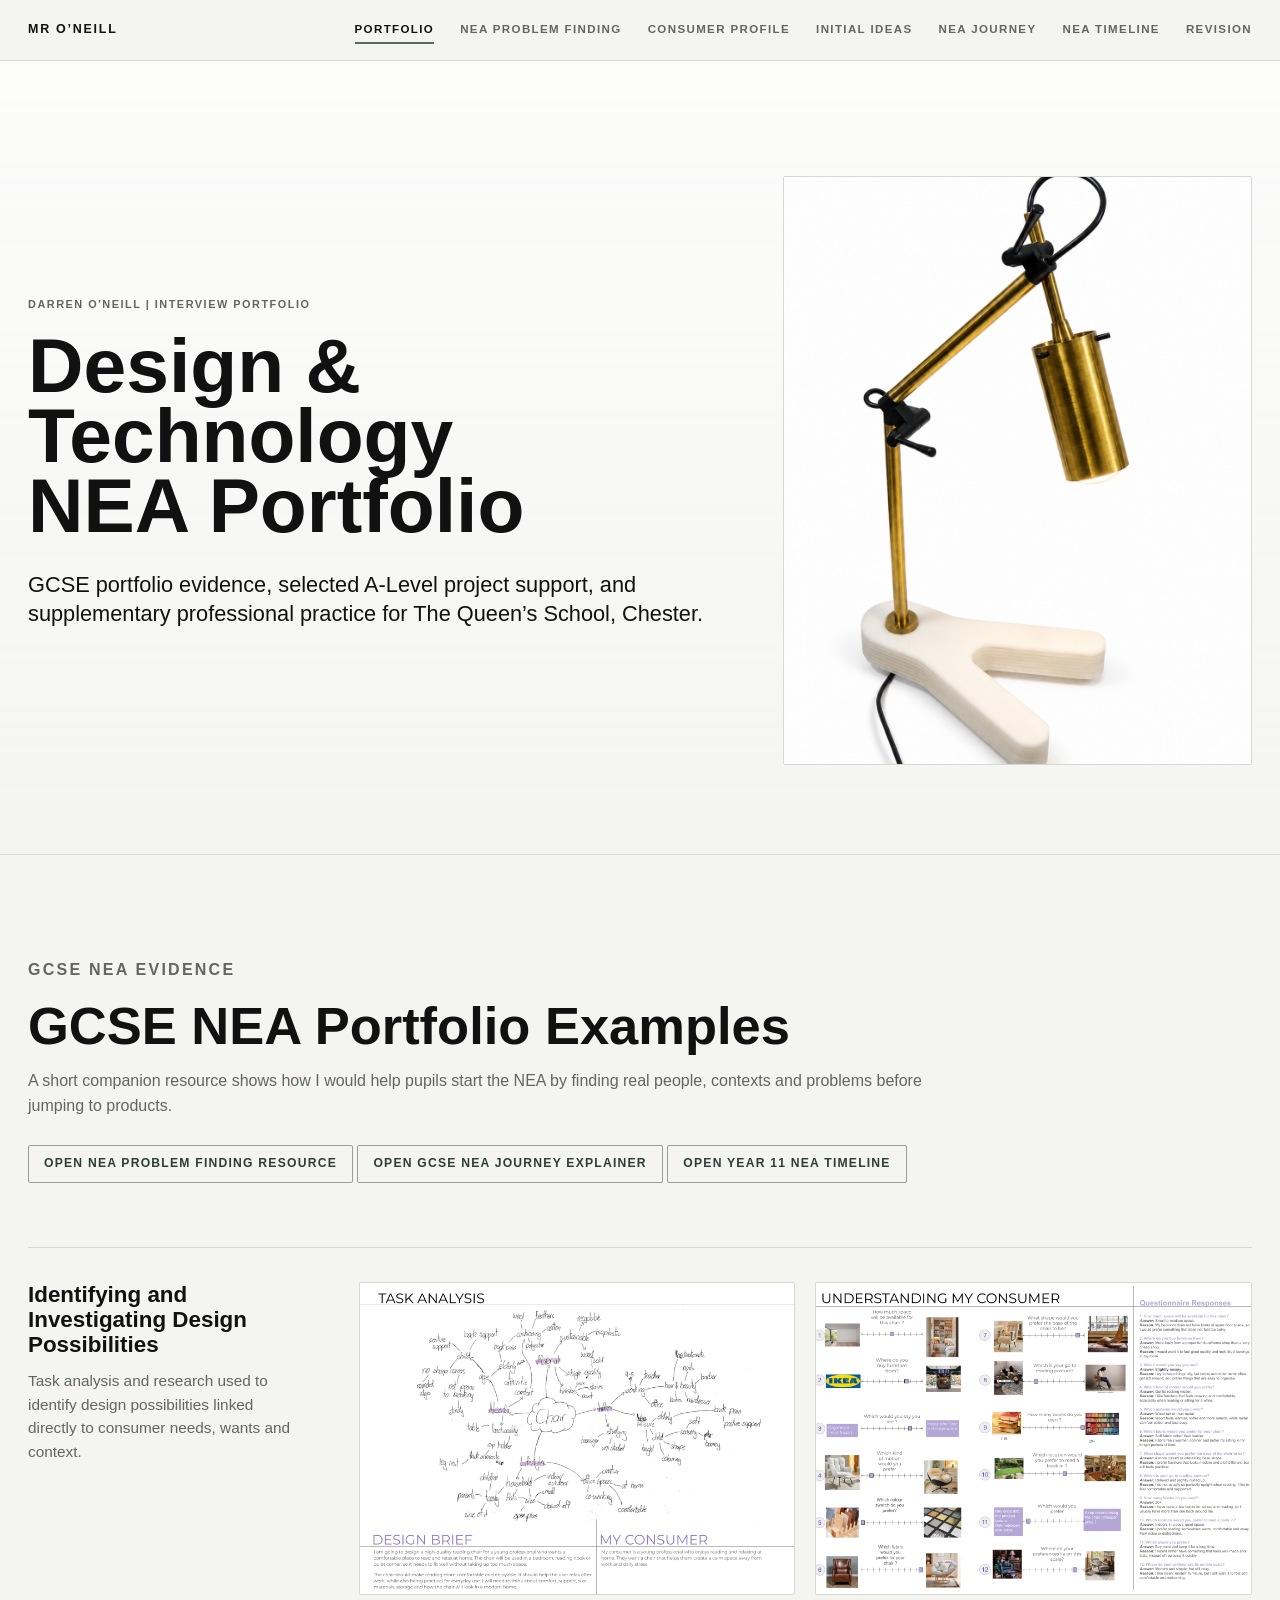
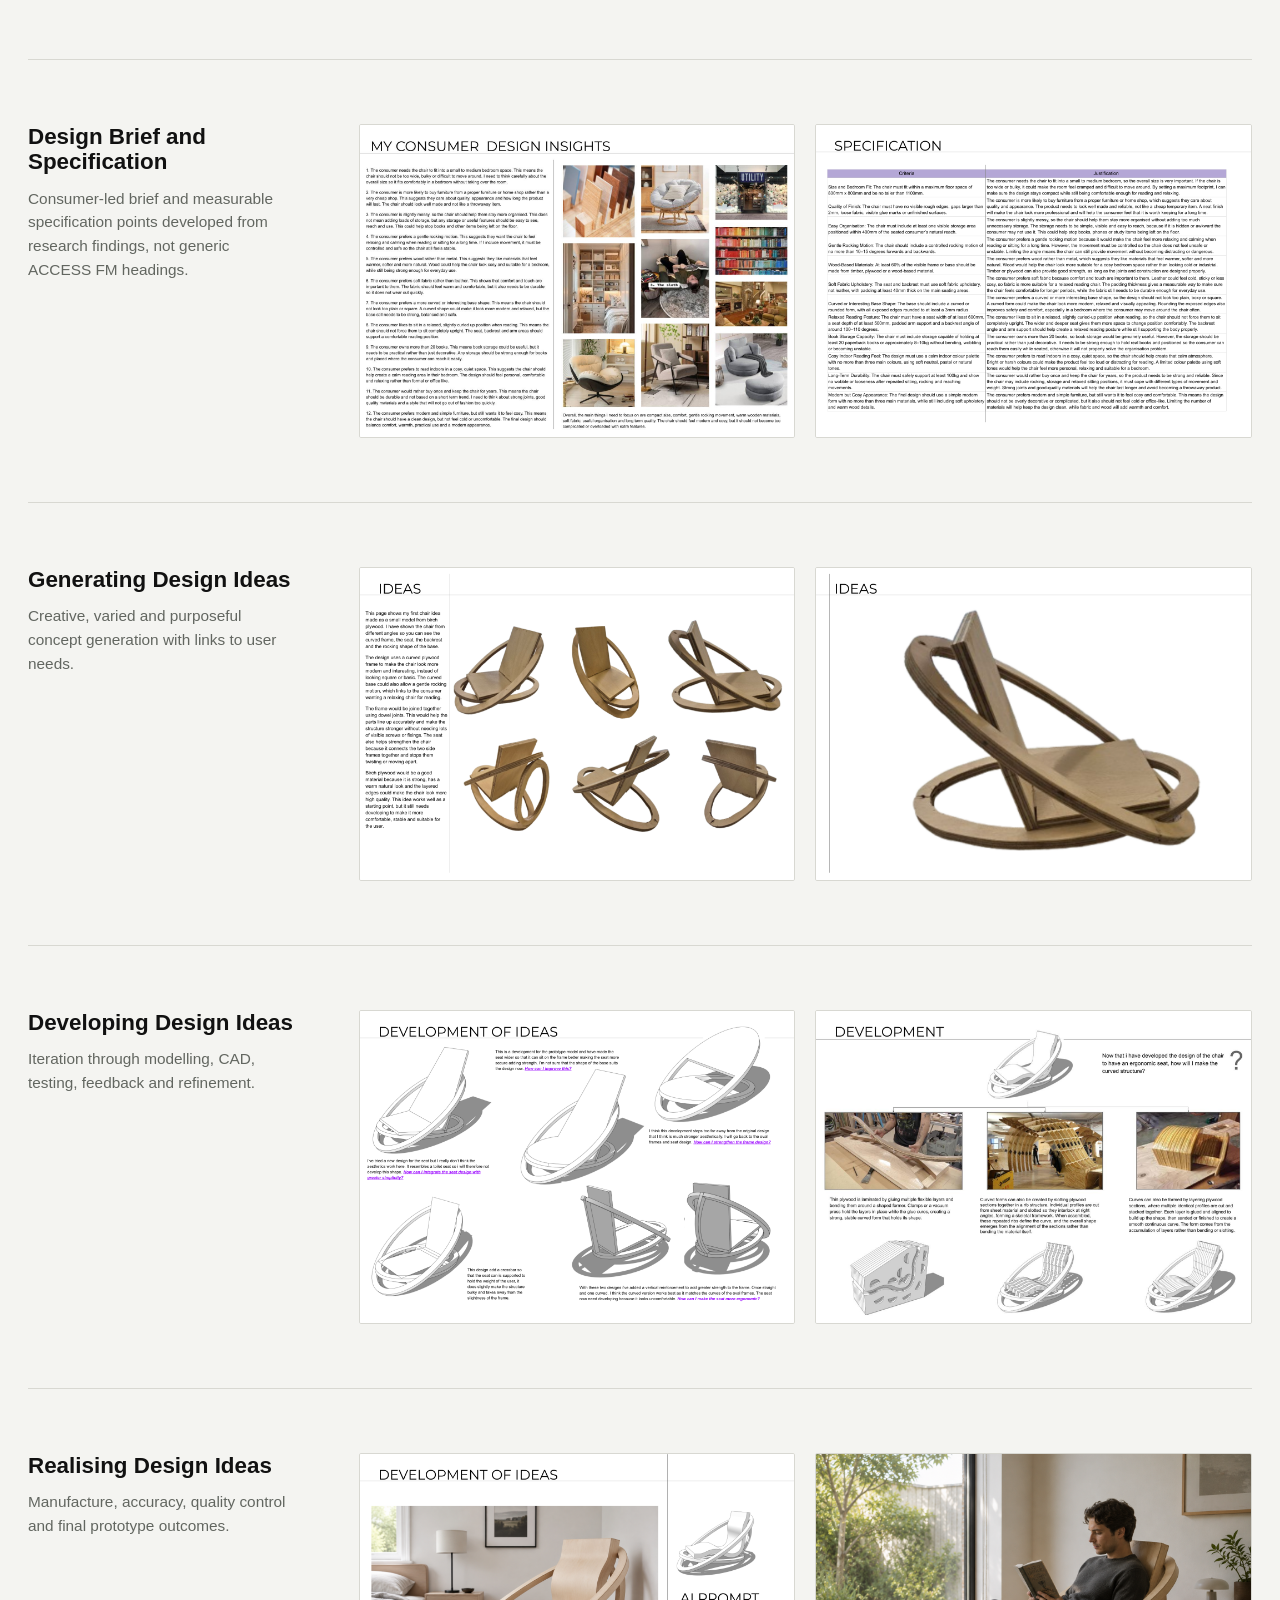
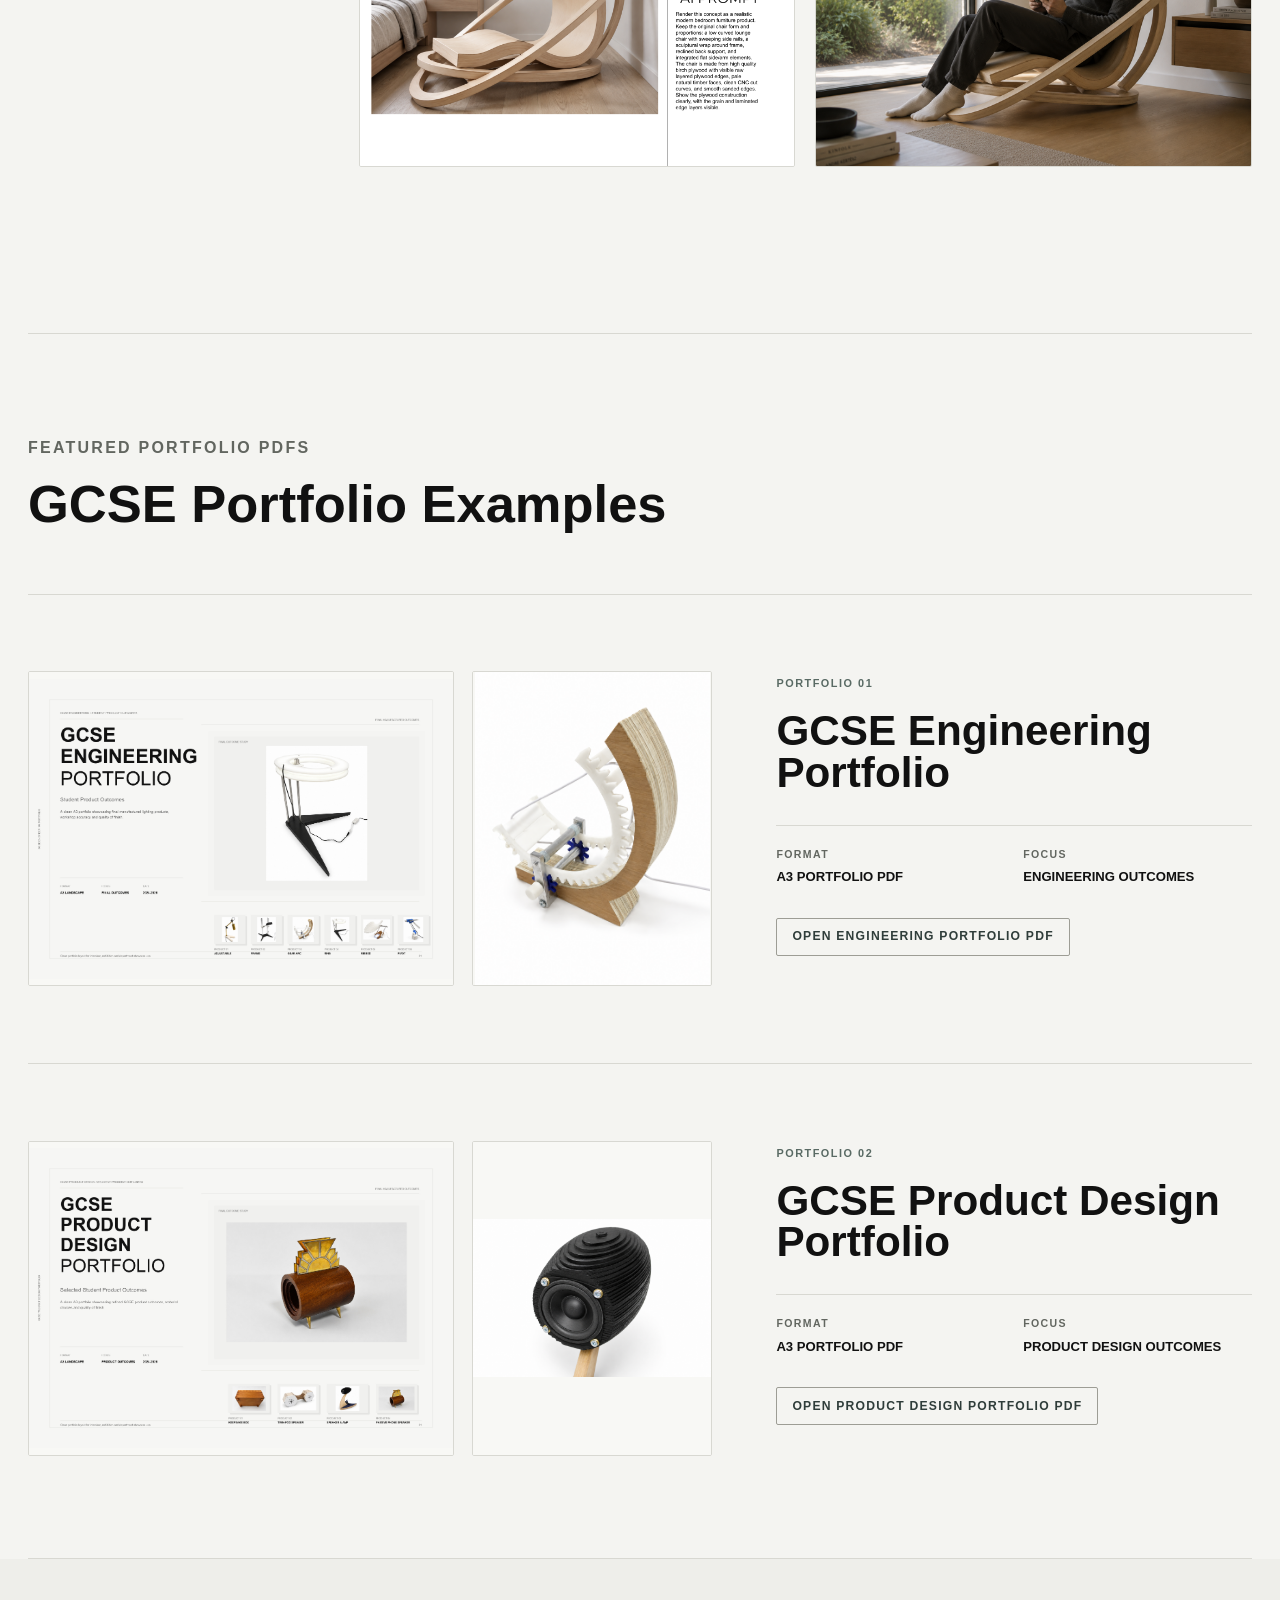
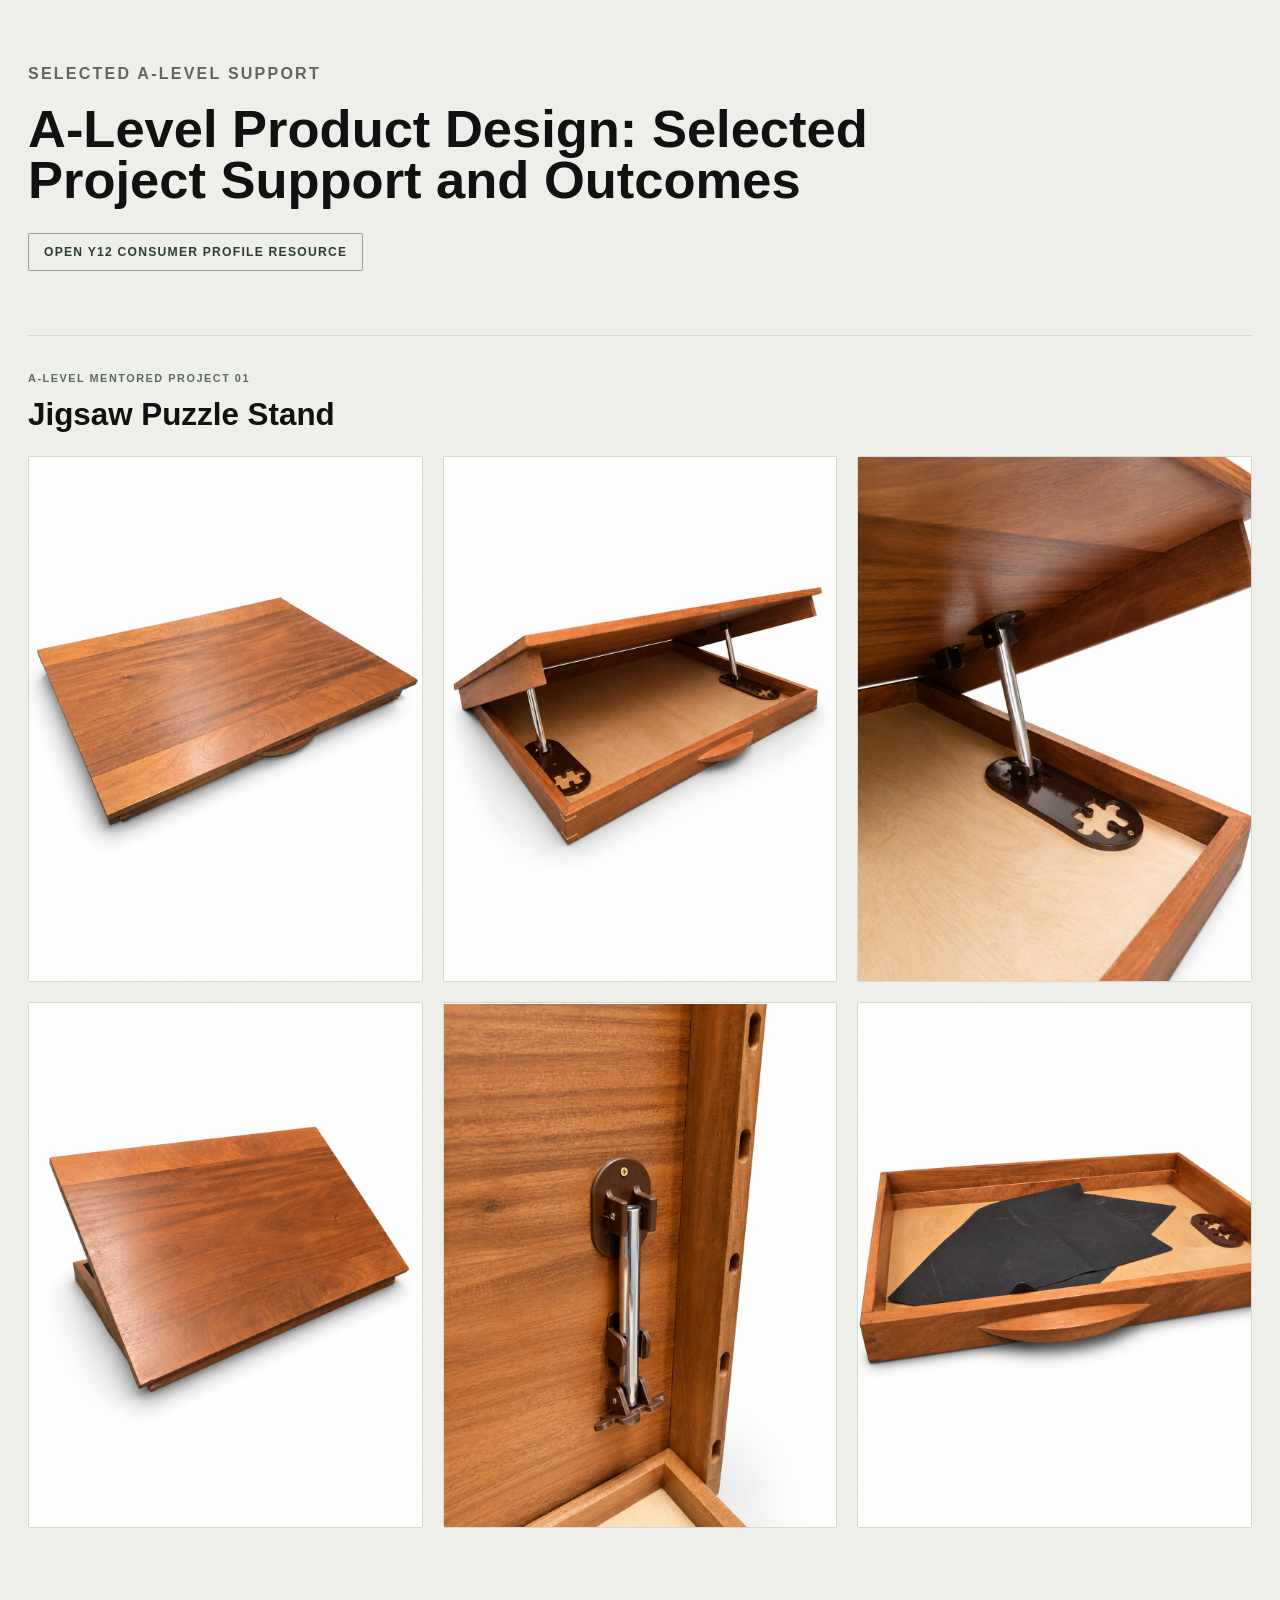
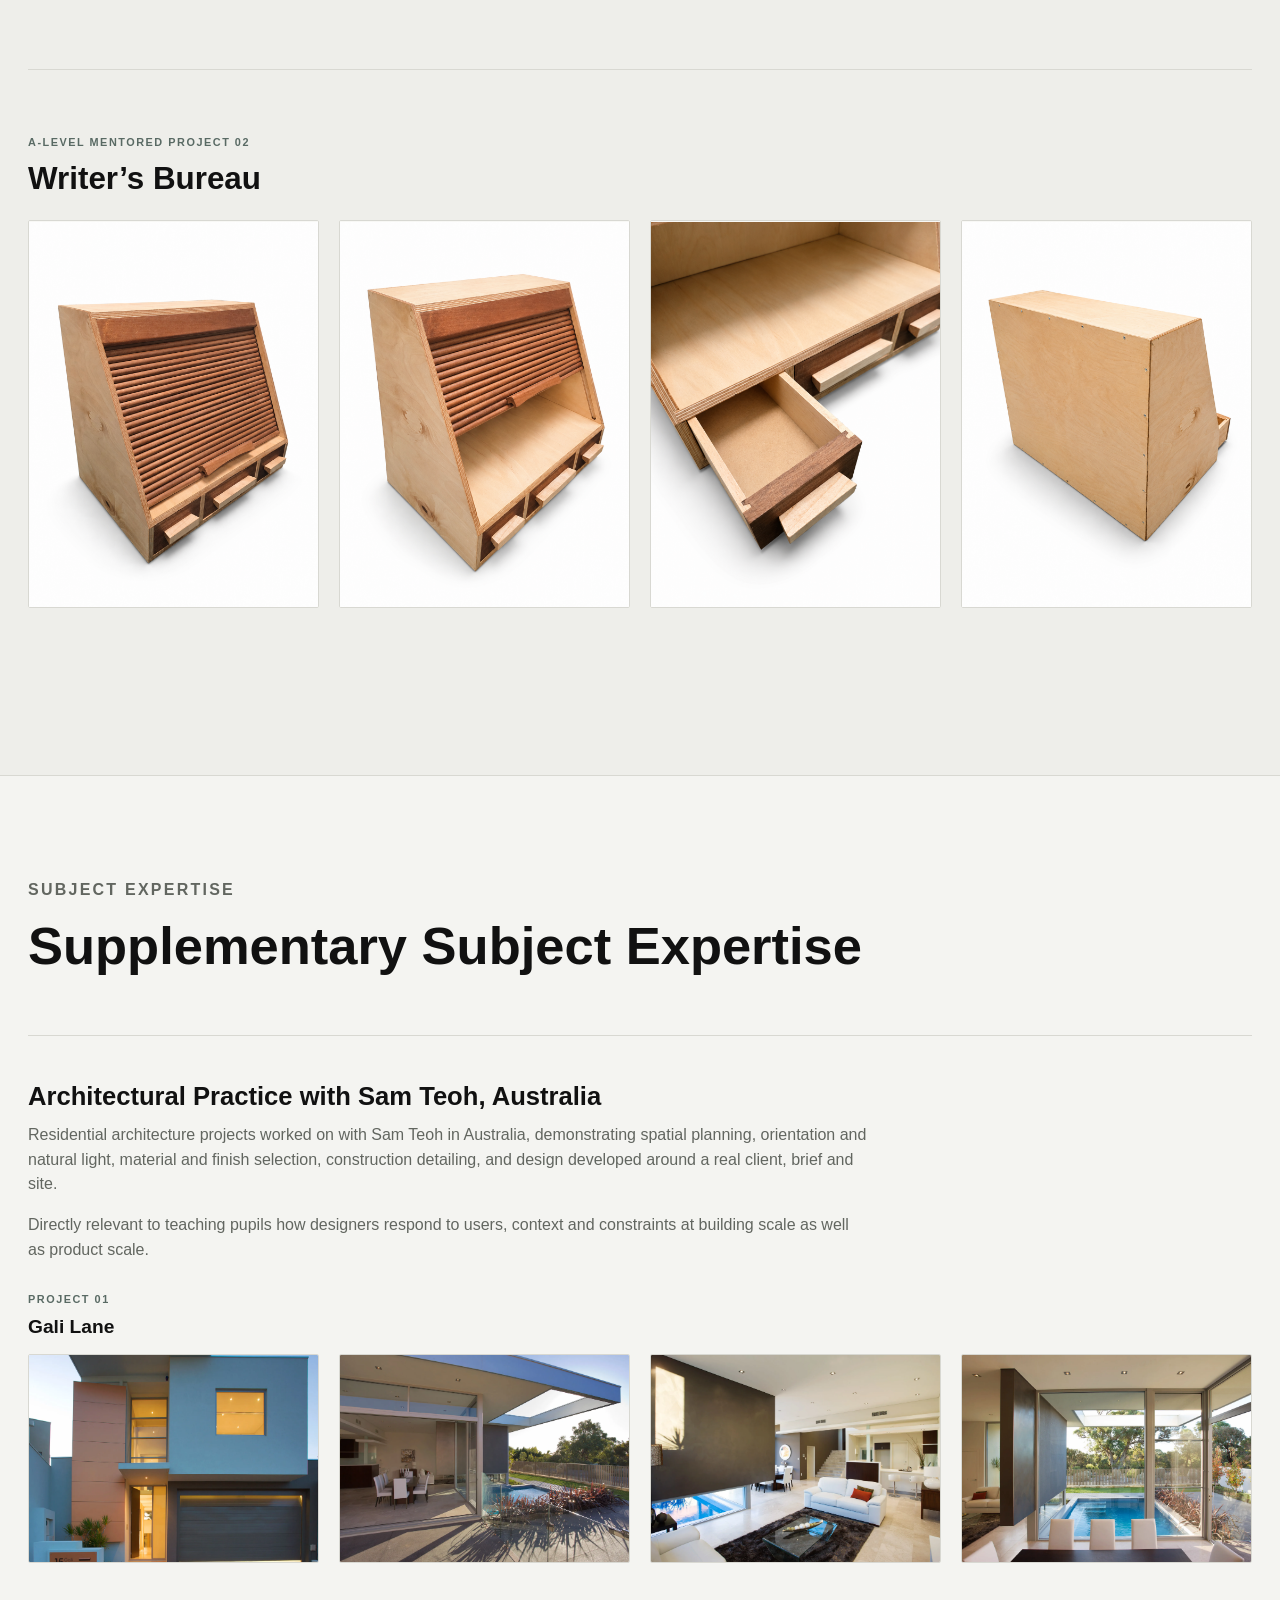
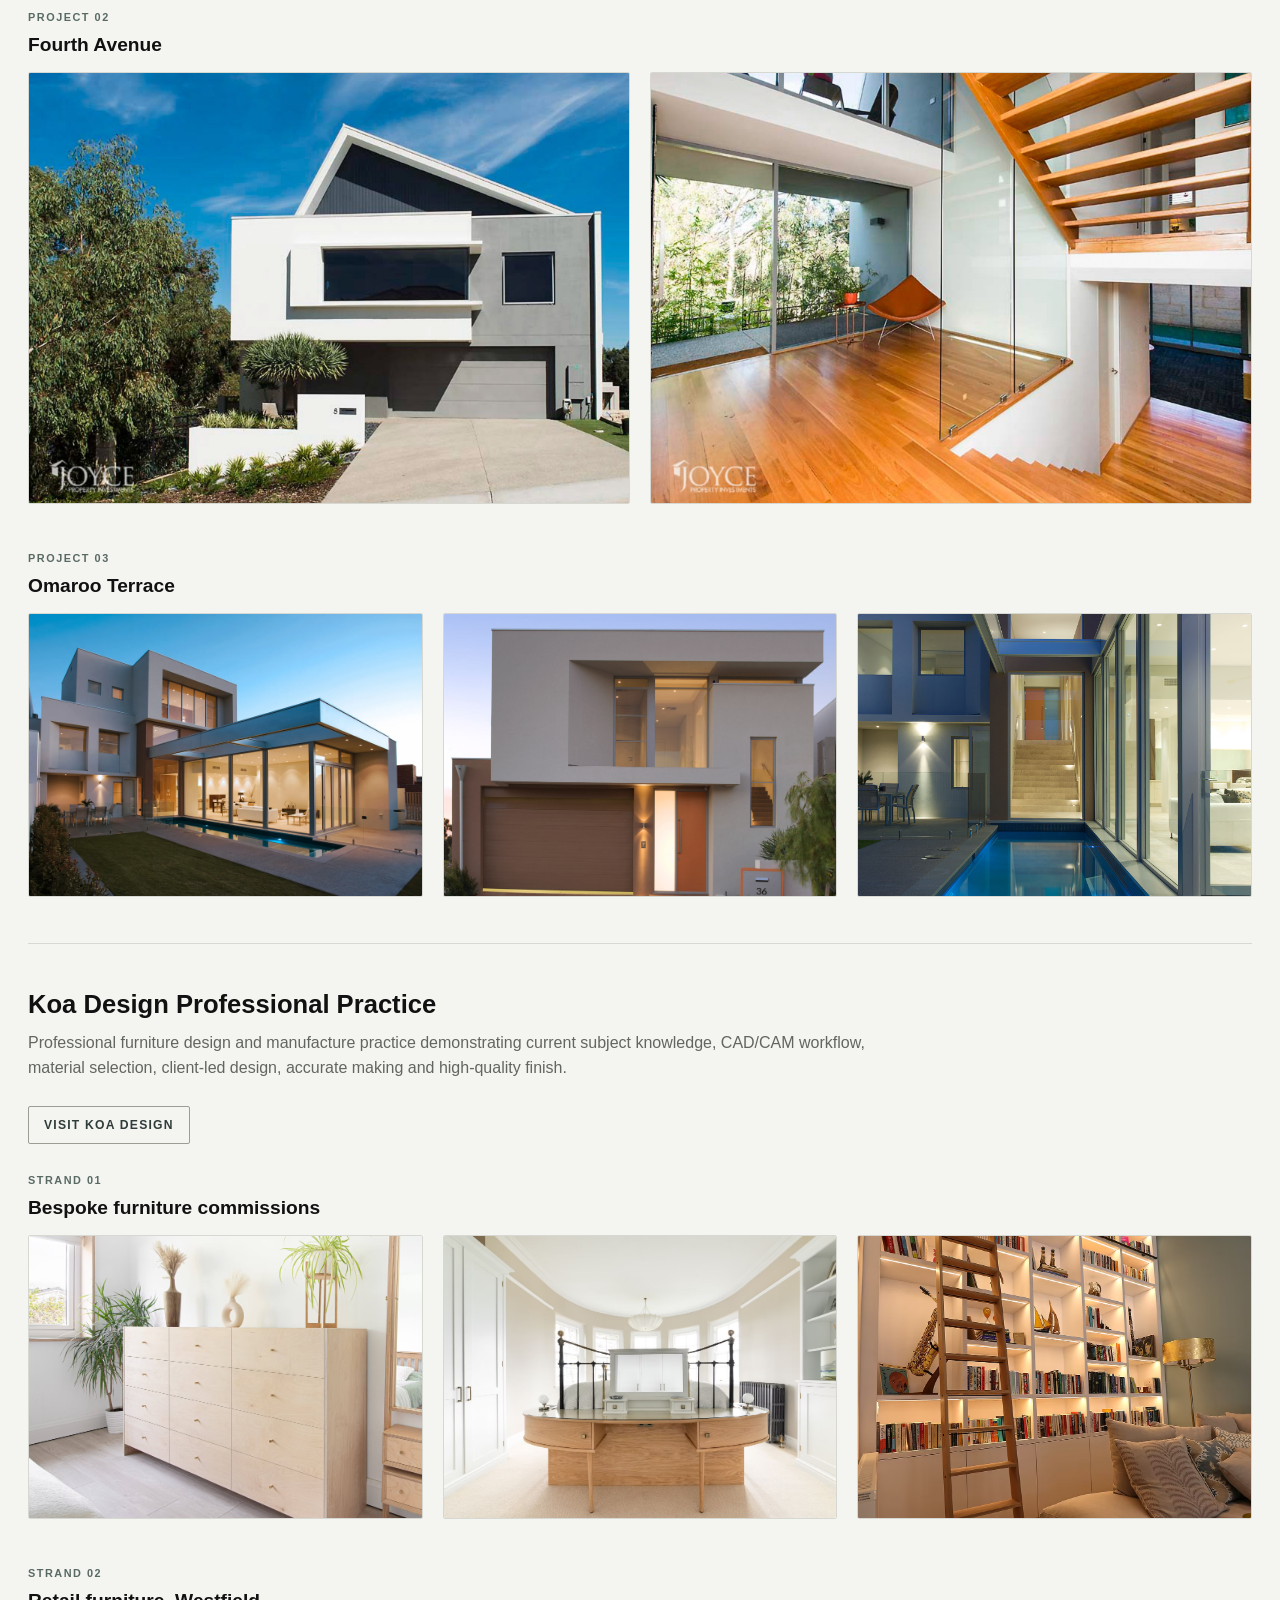
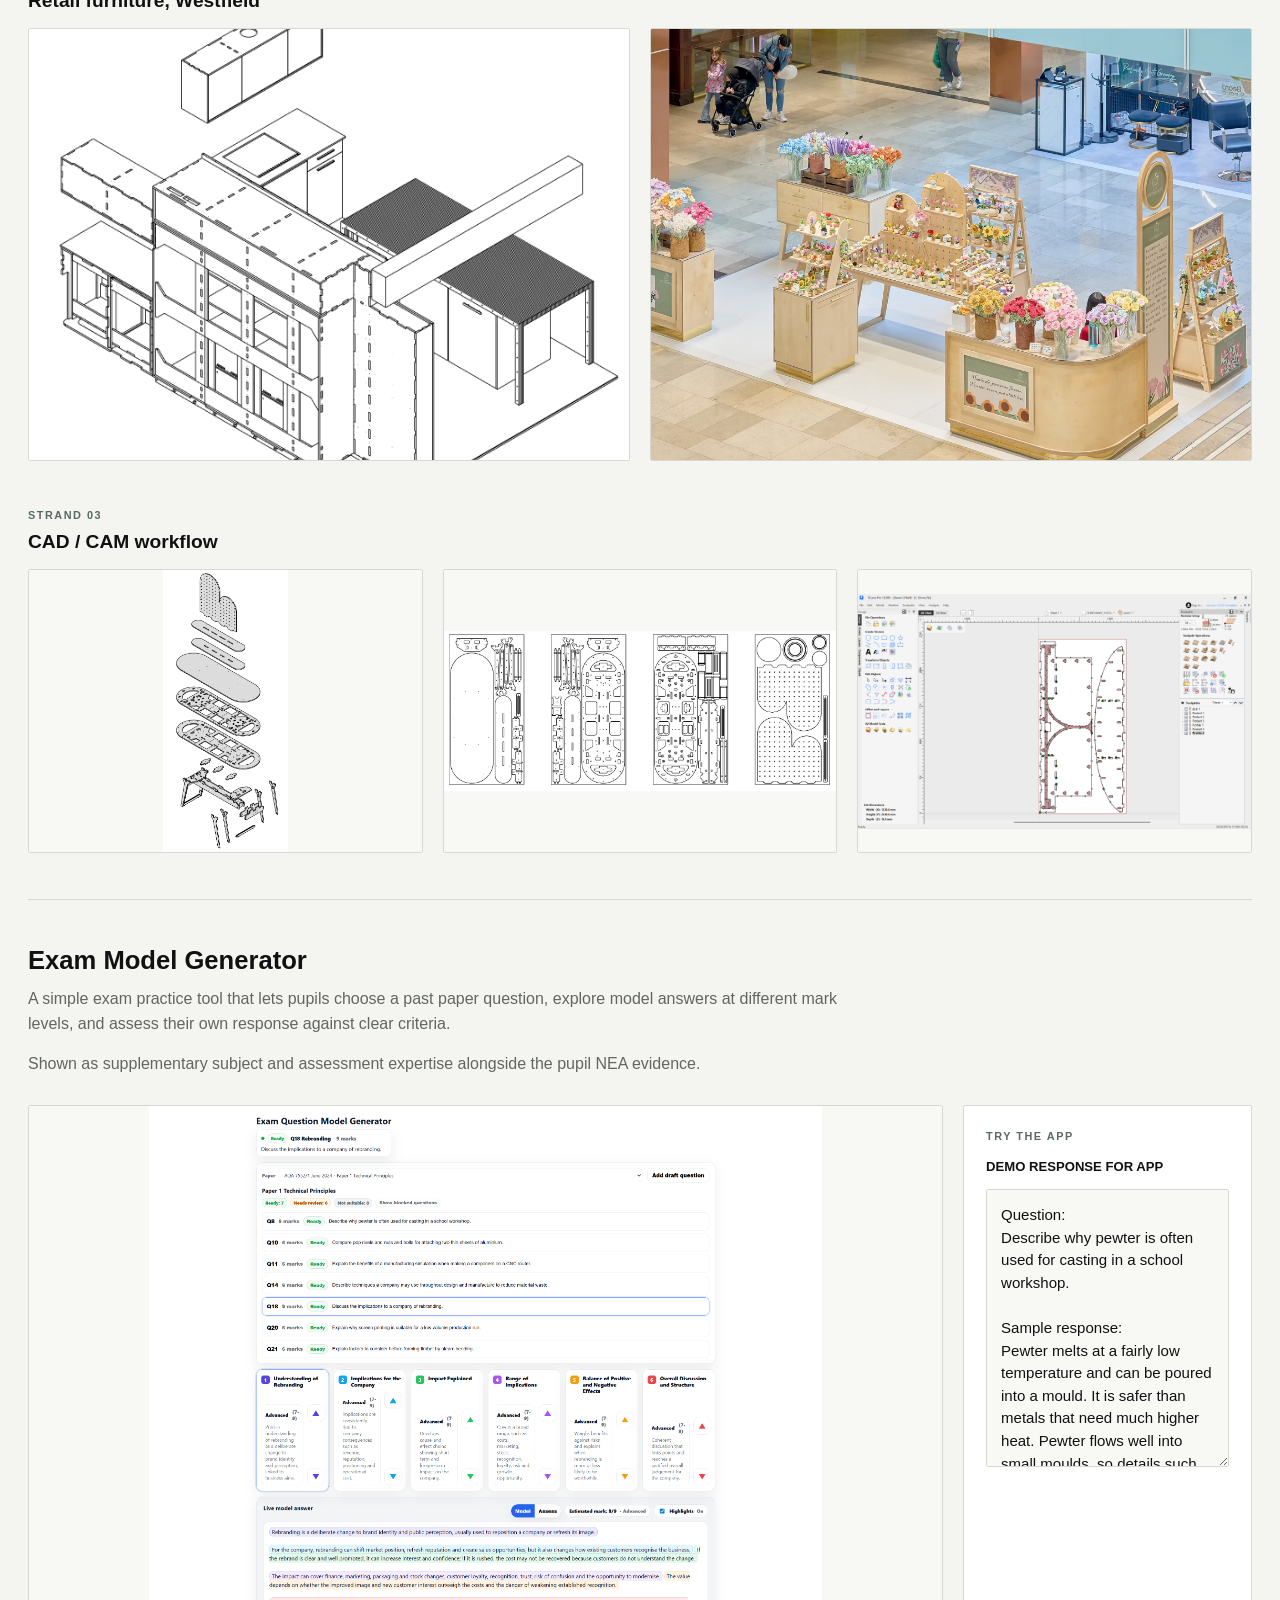
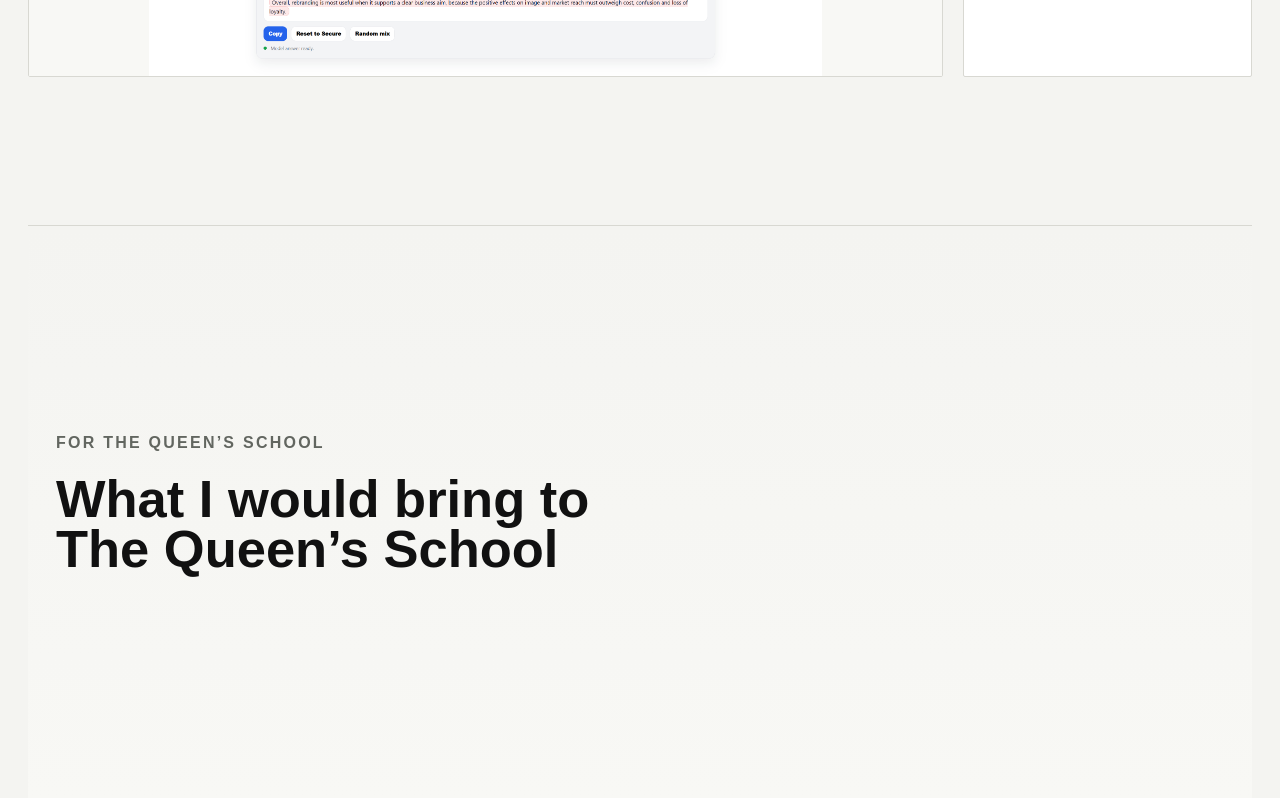
<file: index.html>
<!DOCTYPE html>
<html lang="en">
<head>
  <meta charset="utf-8">
  <meta name="viewport" content="width=device-width, initial-scale=1">
  <title>Design and Technology NEA Portfolio | Darren O'Neill</title>
  <meta name="description" content="Darren O'Neill's offline interview portfolio for GCSE and A-Level Design and Technology NEA coursework examples.">
  <link rel="stylesheet" href="styles.css">
  <script src="script.js" defer></script>
</head>
<body>
  <a class="skip-link" href="#main-content">Skip to content</a>
  <nav class="site-nav" aria-label="Primary">
    <div class="site-nav-inner">
      <a class="site-nav-brand" href="index.html">Mr O&rsquo;Neill</a>
      <ul class="site-nav-list">
        <li><a href="index.html" aria-current="page">Portfolio</a></li>
        <li><a href="nea-problem-finding.html">NEA Problem Finding</a></li>
        <li><a href="consumer-profile.html">Consumer Profile</a></li>
        <li><a href="initial-ideas.html">Initial Ideas</a></li>
        <li><a href="nea-journey.html">NEA Journey</a></li>
        <li><a href="nea-timeline.html">NEA Timeline</a></li>
        <li><a href="revision-design-theory.html">Revision</a></li>
      </ul>
    </div>
  </nav>

  <header class="site-hero">
    <div class="hero-inner">
      <div class="hero-copy">
        <p class="eyebrow">Darren O'Neill | Interview Portfolio</p>
        <h1><span>Design &amp; Technology</span><span>NEA Portfolio</span></h1>
        <p class="tagline">GCSE portfolio evidence, selected A-Level project support, and supplementary professional practice for The Queen&rsquo;s School, Chester.</p>
      </div>
      <div class="hero-image-panel" data-hero-image="hero-portfolio-spread.jpg" aria-hidden="true">
        <img alt="">
        <div>
          <span>Featured evidence</span>
          <strong>Portfolio spread, product outcome or final study image</strong>
        </div>
      </div>
    </div>
  </header>

  <main id="main-content">
    <section class="section section-primary" aria-labelledby="gcse-heading">
      <div class="section-header">
        <p class="section-kicker">GCSE NEA evidence</p>
        <h2 id="gcse-heading">GCSE NEA Portfolio Examples</h2>
        <p>A short companion resource shows how I would help pupils start the NEA by finding real people, contexts and problems before jumping to products.</p>
        <a class="pdf-link" href="nea-problem-finding.html">Open NEA Problem Finding Resource</a>
        <a class="pdf-link" href="nea-journey.html">Open GCSE NEA Journey Explainer</a>
        <a class="pdf-link" href="nea-timeline.html">Open Year 11 NEA Timeline</a>
      </div>

      <article class="portfolio-band">
        <div class="band-copy">
          <h3>Identifying and Investigating Design Possibilities</h3>
          <p>Task analysis and research used to identify design possibilities linked directly to consumer needs, wants and context.</p>
        </div>
        <div class="image-grid">
          <button class="image-card" type="button" data-image="1-gcse-task-analysis.png" data-title="Investigation evidence extract" data-kind="Contextual research, user needs or product analysis extract" data-caption="GCSE investigation evidence showing how pupils identify design possibilities.">
            <img alt="" aria-hidden="true">
            <span class="placeholder-content">
              <span>Image needed</span>
              <strong>Contextual research, user needs or product analysis extract</strong>
              <small>assets/images/1-gcse-task-analysis.png</small>
            </span>
          </button>
          <button class="image-card" type="button" data-image="2-gcse-consumer-research.png" data-title="Investigation page or research board" data-kind="Investigation page, research board or design opportunity evidence" data-caption="GCSE investigation evidence showing analysis and opportunity spotting.">
            <img alt="" aria-hidden="true">
            <span class="placeholder-content">
              <span>Image needed</span>
              <strong>Investigation page, research board or design opportunity evidence</strong>
              <small>assets/images/2-gcse-consumer-research.png</small>
            </span>
          </button>
        </div>
      </article>

      <article class="portfolio-band">
        <div class="band-copy">
          <h3>Design Brief and Specification</h3>
          <p>Consumer-led brief and measurable specification points developed from research findings, not generic ACCESS FM headings.</p>
        </div>
        <div class="image-grid">
          <button class="image-card" type="button" data-image="3-gcse-consumer-insights.jpg" data-title="Design brief evidence" data-kind="Design brief page linked to a user or context" data-caption="GCSE evidence showing a clear design brief shaped by investigation.">
            <img alt="" aria-hidden="true">
            <span class="placeholder-content">
              <span>Image needed</span>
              <strong>Design brief page linked to a user or context</strong>
              <small>assets/images/3-gcse-consumer-insights.jpg</small>
            </span>
          </button>
          <button class="image-card" type="button" data-image="4-gcse-specification.png" data-title="Specification evidence" data-kind="Measurable specification or criteria page" data-caption="GCSE evidence showing measurable criteria for design development and evaluation.">
            <img alt="" aria-hidden="true">
            <span class="placeholder-content">
              <span>Image needed</span>
              <strong>Measurable specification or criteria page</strong>
              <small>assets/images/4-gcse-specification.png</small>
            </span>
          </button>
        </div>
      </article>

      <article class="portfolio-band">
        <div class="band-copy">
          <h3>Generating Design Ideas</h3>
          <p>Creative, varied and purposeful concept generation with links to user needs.</p>
        </div>
        <div class="image-grid">
          <button class="image-card" type="button" data-image="5-gcse-initial-ideas.png" data-title="Initial idea generation" data-kind="Initial sketching, annotation or concept generation page" data-caption="GCSE evidence showing breadth and creativity in early design ideas.">
            <img alt="" aria-hidden="true">
            <span class="placeholder-content">
              <span>Image needed</span>
              <strong>Initial sketching, annotation or concept generation page</strong>
              <small>assets/images/5-gcse-initial-ideas.png</small>
            </span>
          </button>
          <button class="image-card" type="button" data-image="6-gcse-generating-ideas-2.png" data-title="Generated design ideas" data-kind="Alternative concepts, thumbnail sketches or annotated ideation" data-caption="GCSE evidence showing alternative design directions and decision making.">
            <img alt="" aria-hidden="true">
            <span class="placeholder-content">
              <span>Image needed</span>
              <strong>Alternative concepts, thumbnail sketches or annotated ideation</strong>
              <small>assets/images/6-gcse-generating-ideas-2.png</small>
            </span>
          </button>
        </div>
      </article>

      <article class="portfolio-band">
        <div class="band-copy">
          <h3>Developing Design Ideas</h3>
          <p>Iteration through modelling, CAD, testing, feedback and refinement.</p>
        </div>
        <div class="image-grid">
          <button class="image-card" type="button" data-image="7-gcse-development-1.png" data-title="Development modelling evidence" data-kind="Model development, testing, CAD or refinement evidence" data-caption="GCSE evidence showing ideas refined through testing and feedback.">
            <img alt="" aria-hidden="true">
            <span class="placeholder-content">
              <span>Image needed</span>
              <strong>Model development, testing, CAD or refinement evidence</strong>
              <small>assets/images/7-gcse-development-1.png</small>
            </span>
          </button>
          <button class="image-card" type="button" data-image="8-gcse-development-2.jpg" data-title="Design development evidence" data-kind="Iterative design-development page with annotations" data-caption="GCSE evidence showing purposeful design decisions during development.">
            <img alt="" aria-hidden="true">
            <span class="placeholder-content">
              <span>Image needed</span>
              <strong>Iterative design-development page with annotations</strong>
              <small>assets/images/8-gcse-development-2.jpg</small>
            </span>
          </button>
        </div>
      </article>

      <article class="portfolio-band">
        <div class="band-copy">
          <h3>Realising Design Ideas</h3>
          <p>Manufacture, accuracy, quality control and final prototype outcomes.</p>
        </div>
        <div class="image-grid">
          <button class="image-card" type="button" data-image="9-gcse-final-design.png" data-title="Making evidence" data-kind="Manufacturing process, workshop outcome or making evidence" data-caption="GCSE evidence showing practical realisation and controlled making.">
            <img alt="" aria-hidden="true">
            <span class="placeholder-content">
              <span>Image needed</span>
              <strong>Manufacturing process, workshop outcome or making evidence</strong>
              <small>assets/images/9-gcse-final-design.png</small>
            </span>
          </button>
          <button class="image-card" type="button" data-image="c63a1e5a-22c7-43b2-b824-6210e8244767.png" data-title="Prototype outcome" data-kind="Final prototype, detail photograph or quality-control evidence" data-caption="GCSE evidence showing final prototype quality, accuracy and finish.">
            <img alt="" aria-hidden="true">
            <span class="placeholder-content">
              <span>Image needed</span>
              <strong>Final prototype, detail photograph or quality-control evidence</strong>
              <small>assets/images/c63a1e5a-22c7-43b2-b824-6210e8244767.png</small>
            </span>
          </button>
        </div>
      </article>
    </section>

    <section class="section" aria-labelledby="gcse-portfolio-heading">
      <div class="section-header">
        <p class="section-kicker">Featured portfolio PDFs</p>
        <h2 id="gcse-portfolio-heading">GCSE Portfolio Examples</h2>
      </div>
      <div class="featured-portfolio-list">
        <article class="featured-portfolio">
          <div class="featured-media">
            <button class="image-card image-card-large featured-cover" type="button" data-image="gcse_engineering_a3_portfolio_with_front_cover_pages-to-jpg-0001.jpg" data-title="GCSE Engineering Portfolio cover" data-kind="Cover page preview from GCSE Engineering Portfolio" data-caption="Cover study preview.">
              <img alt="" aria-hidden="true">
              <span class="placeholder-content">
                <span>Image needed</span>
                <strong>Cover page preview from GCSE Engineering Portfolio</strong>
                <small>assets/images/gcse_engineering_a3_portfolio_with_front_cover_pages-to-jpg-0001.jpg</small>
              </span>
            </button>
            <button class="image-card featured-product" type="button" data-image="gcse-engineering-product.png" data-title="GCSE Engineering product page" data-kind="Product outcome page preview from GCSE Engineering Portfolio" data-caption="Product outcome study preview.">
              <img alt="" aria-hidden="true">
              <span class="placeholder-content">
                <span>Image needed</span>
                <strong>Product outcome page preview from GCSE Engineering Portfolio</strong>
                <small>assets/images/gcse-engineering-product.png</small>
              </span>
            </button>
          </div>
          <div class="featured-copy">
            <p class="section-kicker">Portfolio 01</p>
            <h3>GCSE Engineering Portfolio</h3>
            <dl class="portfolio-meta">
              <div>
                <dt>Format</dt>
                <dd>A3 portfolio PDF</dd>
              </div>
              <div>
                <dt>Focus</dt>
                <dd>Engineering outcomes</dd>
              </div>
            </dl>
            <a class="pdf-link" href="assets/pdfs/gcse-engineering-portfolio.pdf">Open Engineering Portfolio PDF</a>
          </div>
        </article>

        <article class="featured-portfolio">
          <div class="featured-media">
            <button class="image-card image-card-large featured-cover" type="button" data-image="gcse_product_design_updated_products_a3_portfolio_corrected_page-0001.jpg" data-title="GCSE Product Design Portfolio cover" data-kind="Cover page preview from GCSE Product Design Portfolio" data-caption="Cover study preview.">
              <img alt="" aria-hidden="true">
              <span class="placeholder-content">
                <span>Image needed</span>
                <strong>Cover page preview from GCSE Product Design Portfolio</strong>
                <small>assets/images/gcse_product_design_updated_products_a3_portfolio_corrected_page-0001.jpg</small>
              </span>
            </button>
            <button class="image-card featured-product" type="button" data-image="gcse-product-design-product.png" data-title="GCSE Product Design product page" data-kind="Product outcome page preview from GCSE Product Design Portfolio" data-caption="Product outcome study preview.">
              <img alt="" aria-hidden="true">
              <span class="placeholder-content">
                <span>Image needed</span>
                <strong>Product outcome page preview from GCSE Product Design Portfolio</strong>
                <small>assets/images/gcse-product-design-product.png</small>
              </span>
            </button>
          </div>
          <div class="featured-copy">
            <p class="section-kicker">Portfolio 02</p>
            <h3>GCSE Product Design Portfolio</h3>
            <dl class="portfolio-meta">
              <div>
                <dt>Format</dt>
                <dd>A3 portfolio PDF</dd>
              </div>
              <div>
                <dt>Focus</dt>
                <dd>Product Design outcomes</dd>
              </div>
            </dl>
            <a class="pdf-link" href="assets/pdfs/gcse-product-design-portfolio.pdf">Open Product Design Portfolio PDF</a>
          </div>
        </article>
      </div>
    </section>

    <section class="section section-quiet" aria-labelledby="alevel-heading">
      <div class="section-header">
        <p class="section-kicker">Selected A-Level support</p>
        <h2 id="alevel-heading">A-Level Product Design: Selected Project Support and Outcomes</h2>
        <a class="pdf-link" href="consumer-profile.html">Open Y12 Consumer Profile Resource</a>
      </div>
      <div class="alevel-project-list">
        <article class="alevel-project">
          <div class="alevel-project-heading">
            <p class="section-kicker">A-Level mentored project 01</p>
            <h3>Jigsaw Puzzle Stand</h3>
          </div>
          <div class="image-grid image-grid-three">
            <button class="image-card" type="button" data-image="a-level-5.png" data-title="Jigsaw Puzzle Stand outcome" data-kind="Mentored A-Level Product Design project support image" data-caption="Selected project support evidence linked to furniture manufacture and practical outcomes.">
              <img alt="" aria-hidden="true">
              <span class="placeholder-content">
                <span>Image needed</span>
                <strong>Jigsaw Puzzle Stand outcome</strong>
                <small>assets/images/a-level-5.png</small>
              </span>
            </button>
            <button class="image-card" type="button" data-image="a-level-6.png" data-title="Jigsaw Puzzle Stand mechanism" data-kind="Mentored A-Level Product Design project support image" data-caption="Selected project support evidence linked to design development and manufacture.">
              <img alt="" aria-hidden="true">
              <span class="placeholder-content">
                <span>Image needed</span>
                <strong>Jigsaw Puzzle Stand mechanism</strong>
                <small>assets/images/a-level-6.png</small>
              </span>
            </button>
            <button class="image-card" type="button" data-image="a-level-7.png" data-title="Jigsaw Puzzle Stand detail" data-kind="Mentored A-Level Product Design project support image" data-caption="Selected project support evidence linked to materials and mechanical detail.">
              <img alt="" aria-hidden="true">
              <span class="placeholder-content">
                <span>Image needed</span>
                <strong>Jigsaw Puzzle Stand detail</strong>
                <small>assets/images/a-level-7.png</small>
              </span>
            </button>
            <button class="image-card" type="button" data-image="a-level-8.png" data-title="Jigsaw Puzzle Stand development" data-kind="Mentored A-Level Product Design project support image" data-caption="Selected project support evidence linked to design development and practical outcome.">
              <img alt="" aria-hidden="true">
              <span class="placeholder-content">
                <span>Image needed</span>
                <strong>Jigsaw Puzzle Stand development</strong>
                <small>assets/images/a-level-8.png</small>
              </span>
            </button>
            <button class="image-card" type="button" data-image="a-level-9.png" data-title="Jigsaw Puzzle Stand mechanism detail" data-kind="Mentored A-Level Product Design project support image" data-caption="Selected project support evidence linked to materials, fittings and manufacture.">
              <img alt="" aria-hidden="true">
              <span class="placeholder-content">
                <span>Image needed</span>
                <strong>Jigsaw Puzzle Stand mechanism detail</strong>
                <small>assets/images/a-level-9.png</small>
              </span>
            </button>
            <button class="image-card" type="button" data-image="a-level-10.png" data-title="Jigsaw Puzzle Stand in use" data-kind="Mentored A-Level Product Design project support image" data-caption="Selected project support evidence linked to user-centred practical outcome.">
              <img alt="" aria-hidden="true">
              <span class="placeholder-content">
                <span>Image needed</span>
                <strong>Jigsaw Puzzle Stand in use</strong>
                <small>assets/images/a-level-10.png</small>
              </span>
            </button>
          </div>
        </article>

        <article class="alevel-project">
          <div class="alevel-project-heading">
            <p class="section-kicker">A-Level mentored project 02</p>
            <h3>Writer&rsquo;s Bureau</h3>
          </div>
          <div class="image-grid image-grid-four">
            <button class="image-card" type="button" data-image="a-level-1.png" data-title="Writer's Bureau outcome" data-kind="Mentored A-Level Product Design project support image" data-caption="Selected project support evidence linked to furniture manufacture and practical outcomes.">
              <img alt="" aria-hidden="true">
              <span class="placeholder-content">
                <span>Image needed</span>
                <strong>Writer&rsquo;s Bureau outcome</strong>
                <small>assets/images/a-level-1.png</small>
              </span>
            </button>
            <button class="image-card" type="button" data-image="a-level-2.png" data-title="Writer's Bureau open view" data-kind="Mentored A-Level Product Design project support image" data-caption="Selected project support evidence linked to furniture design development and practical outcome.">
              <img alt="" aria-hidden="true">
              <span class="placeholder-content">
                <span>Image needed</span>
                <strong>Writer&rsquo;s Bureau open view</strong>
                <small>assets/images/a-level-2.png</small>
              </span>
            </button>
            <button class="image-card" type="button" data-image="a-level-3.png" data-title="Writer's Bureau storage detail" data-kind="Mentored A-Level Product Design project support image" data-caption="Selected project support evidence linked to drawer construction and manufacture.">
              <img alt="" aria-hidden="true">
              <span class="placeholder-content">
                <span>Image needed</span>
                <strong>Writer&rsquo;s Bureau storage detail</strong>
                <small>assets/images/a-level-3.png</small>
              </span>
            </button>
            <button class="image-card" type="button" data-image="a-level-4.png" data-title="Writer's Bureau rear view" data-kind="Mentored A-Level Product Design project support image" data-caption="Selected project support evidence linked to furniture form, materials and manufacture.">
              <img alt="" aria-hidden="true">
              <span class="placeholder-content">
                <span>Image needed</span>
                <strong>Writer&rsquo;s Bureau rear view</strong>
                <small>assets/images/a-level-4.png</small>
              </span>
            </button>
          </div>
        </article>
      </div>
    </section>

    <section class="section" aria-labelledby="subject-expertise-heading">
      <div class="section-header">
        <p class="section-kicker">Subject expertise</p>
        <h2 id="subject-expertise-heading">Supplementary Subject Expertise</h2>
      </div>

      <article class="expertise-block">
        <div class="expertise-copy">
          <h3>Architectural Practice with Sam Teoh, Australia</h3>
          <p>Residential architecture projects worked on with Sam Teoh in Australia, demonstrating spatial planning, orientation and natural light, material and finish selection, construction detailing, and design developed around a real client, brief and site.</p>
          <p>Directly relevant to teaching pupils how designers respond to users, context and constraints at building scale as well as product scale.</p>
        </div>
        <div class="practice-project-list">
          <div>
            <div class="practice-project-heading">
              <p class="section-kicker">Project 01</p>
              <h4>Gali Lane</h4>
            </div>
            <div class="image-grid image-grid-four">
              <button class="image-card" type="button" data-image="sam-teoh-gali-1.webp" data-title="Gali Lane street elevation" data-kind="Residential architecture project photograph" data-caption="Two-storey street elevation at dusk, showing entry sequence, cantilevered roof plane and contrasting cladding.">
                <img alt="" aria-hidden="true">
                <span class="placeholder-content">
                  <span>Image needed</span>
                  <strong>Gali Lane street elevation</strong>
                  <small>assets/images/sam-teoh-gali-1.webp</small>
                </span>
              </button>
              <button class="image-card" type="button" data-image="sam-teoh-gali-2.webp" data-title="Gali Lane living to pool" data-kind="Residential architecture project photograph" data-caption="Open-plan living opening to the pool terrace, with a deep cantilevered roof and glazed slot for controlled daylight.">
                <img alt="" aria-hidden="true">
                <span class="placeholder-content">
                  <span>Image needed</span>
                  <strong>Gali Lane living opening to pool terrace</strong>
                  <small>assets/images/sam-teoh-gali-2.webp</small>
                </span>
              </button>
              <button class="image-card" type="button" data-image="sam-teoh-gali-3.webp" data-title="Gali Lane interior" data-kind="Residential architecture project photograph" data-caption="Interior living and dining, with a full-height feature wall and a low window framing the lap pool beyond.">
                <img alt="" aria-hidden="true">
                <span class="placeholder-content">
                  <span>Image needed</span>
                  <strong>Gali Lane living and dining interior</strong>
                  <small>assets/images/sam-teoh-gali-3.webp</small>
                </span>
              </button>
              <button class="image-card" type="button" data-image="sam-teoh-gali-4.webp" data-title="Gali Lane pool outlook" data-kind="Residential architecture project photograph" data-caption="Dining outlook across the pool to mature gum trees, showing how glazing is used to frame the existing site.">
                <img alt="" aria-hidden="true">
                <span class="placeholder-content">
                  <span>Image needed</span>
                  <strong>Gali Lane outlook across pool to gum trees</strong>
                  <small>assets/images/sam-teoh-gali-4.webp</small>
                </span>
              </button>
            </div>
          </div>

          <div>
            <div class="practice-project-heading">
              <p class="section-kicker">Project 02</p>
              <h4>Fourth Avenue</h4>
            </div>
            <div class="image-grid">
              <button class="image-card" type="button" data-image="sam-teoh-Fourth-1.jpg" data-title="Fourth Avenue street elevation" data-kind="Residential architecture project photograph" data-caption="Street elevation combining white render and off-form concrete under an asymmetric pitched roof.">
                <img alt="" aria-hidden="true">
                <span class="placeholder-content">
                  <span>Image needed</span>
                  <strong>Fourth Avenue street elevation</strong>
                  <small>assets/images/sam-teoh-Fourth-1.jpg</small>
                </span>
              </button>
              <button class="image-card" type="button" data-image="sam-teoh-Fourth-2.jpg" data-title="Fourth Avenue stair and living" data-kind="Residential architecture project photograph" data-caption="Timber stair and glass balustrade in a double-height space, with hardwood floors and a bushland outlook.">
                <img alt="" aria-hidden="true">
                <span class="placeholder-content">
                  <span>Image needed</span>
                  <strong>Fourth Avenue timber stair and double-height space</strong>
                  <small>assets/images/sam-teoh-Fourth-2.jpg</small>
                </span>
              </button>
            </div>
          </div>

          <div>
            <div class="practice-project-heading">
              <p class="section-kicker">Project 03</p>
              <h4>Omaroo Terrace</h4>
            </div>
            <div class="image-grid image-grid-three">
              <button class="image-card" type="button" data-image="sam-teoh-omaroo-1.webp" data-title="Omaroo Terrace rear elevation" data-kind="Residential architecture project photograph" data-caption="Rear elevation at dusk, with stacked volumes, full-height glazing and a lap pool along the living edge.">
                <img alt="" aria-hidden="true">
                <span class="placeholder-content">
                  <span>Image needed</span>
                  <strong>Omaroo Terrace rear elevation at dusk</strong>
                  <small>assets/images/sam-teoh-omaroo-1.webp</small>
                </span>
              </button>
              <button class="image-card" type="button" data-image="sam-teoh-omaroo-2.jpg" data-title="Omaroo Terrace entrance" data-kind="Residential architecture project photograph" data-caption="Street frontage at dusk, with a cantilevered upper volume and a coloured pivot entry door.">
                <img alt="" aria-hidden="true">
                <span class="placeholder-content">
                  <span>Image needed</span>
                  <strong>Omaroo Terrace street frontage and entry</strong>
                  <small>assets/images/sam-teoh-omaroo-2.jpg</small>
                </span>
              </button>
              <button class="image-card" type="button" data-image="sam-teoh-omaroo-3.jpg" data-title="Omaroo Terrace pool and entry stair" data-kind="Residential architecture project photograph" data-caption="Lap pool running alongside the glazed circulation route up to the entry stair.">
                <img alt="" aria-hidden="true">
                <span class="placeholder-content">
                  <span>Image needed</span>
                  <strong>Omaroo Terrace lap pool and entry stair</strong>
                  <small>assets/images/sam-teoh-omaroo-3.jpg</small>
                </span>
              </button>
            </div>
          </div>
        </div>
      </article>

      <article class="expertise-block">
        <div class="expertise-copy">
          <h3>Koa Design Professional Practice</h3>
          <p>Professional furniture design and manufacture practice demonstrating current subject knowledge, CAD/CAM workflow, material selection, client-led design, accurate making and high-quality finish.</p>
          <a class="pdf-link" href="https://www.koadesign.co.uk" target="_blank" rel="noopener">Visit Koa Design</a>
        </div>
        <div class="practice-project-list">
          <div>
            <div class="practice-project-heading">
              <p class="section-kicker">Strand 01</p>
              <h4>Bespoke furniture commissions</h4>
            </div>
            <div class="image-grid image-grid-three">
              <button class="image-card" type="button" data-image="KOA-DESIGN-Bespoke-Chest-0f-Drawers-Birch-Ply-Heswall-Wirral.avif" data-title="Koa Design bespoke chest of drawers" data-kind="Professional furniture design and manufacture evidence" data-caption="Professional practice evidence showing current subject knowledge, material selection and high-quality finish.">
                <img alt="" aria-hidden="true">
                <span class="placeholder-content">
                  <span>Image needed</span>
                  <strong>Koa Design bespoke chest of drawers</strong>
                  <small>assets/images/KOA-DESIGN-Bespoke-Chest-0f-Drawers-Birch-Ply-Heswall-Wirral.avif</small>
                </span>
              </button>
              <button class="image-card" type="button" data-image="KOA-DESIGN-Bespoke-Dressing-Table-Parkgate-Wirral-Oak-2.avif" data-title="Koa Design bespoke dressing table" data-kind="Professional furniture design and manufacture evidence" data-caption="Professional practice evidence showing client-led furniture design, material selection and finish.">
                <img alt="" aria-hidden="true">
                <span class="placeholder-content">
                  <span>Image needed</span>
                  <strong>Koa Design bespoke dressing table</strong>
                  <small>assets/images/KOA-DESIGN-Bespoke-Dressing-Table-Parkgate-Wirral-Oak-2.avif</small>
                </span>
              </button>
              <button class="image-card" type="button" data-image="KOA-DESIGN-Bespoke-Wine-Storage-West-Kirby-Wirral-1.avif" data-title="Koa Design bespoke wine storage" data-kind="Professional furniture design and manufacture evidence" data-caption="Professional practice evidence showing bespoke furniture design and accurate making.">
                <img alt="" aria-hidden="true">
                <span class="placeholder-content">
                  <span>Image needed</span>
                  <strong>Koa Design bespoke wine storage</strong>
                  <small>assets/images/KOA-DESIGN-Bespoke-Wine-Storage-West-Kirby-Wirral-1.avif</small>
                </span>
              </button>
            </div>
          </div>

          <div>
            <div class="practice-project-heading">
              <p class="section-kicker">Strand 02</p>
              <h4>Retail furniture, Westfield</h4>
            </div>
            <div class="image-grid">
              <button class="image-card" type="button" data-image="Westfield-Retail-Furniture-KOA-DESIGN-8-April-Crafting-Unit-2.png" data-title="Koa Design retail furniture crafting unit" data-kind="Professional furniture design and manufacture evidence" data-caption="Professional practice evidence showing client-led design, manufacture and finish.">
                <img alt="" aria-hidden="true">
                <span class="placeholder-content">
                  <span>Image needed</span>
                  <strong>Koa Design retail furniture crafting unit</strong>
                  <small>assets/images/Westfield-Retail-Furniture-KOA-DESIGN-8-April-Crafting-Unit-2.png</small>
                </span>
              </button>
              <button class="image-card" type="button" data-image="Westfield-Retail-Furniture-KOA-DESIGN-8-April-25-A1-03583-Birch-Ply.avif" data-title="Koa Design birch ply retail furniture" data-kind="Professional furniture design and manufacture evidence" data-caption="Professional practice evidence showing material selection, accurate making and finish.">
                <img alt="" aria-hidden="true">
                <span class="placeholder-content">
                  <span>Image needed</span>
                  <strong>Koa Design birch ply retail furniture</strong>
                  <small>assets/images/Westfield-Retail-Furniture-KOA-DESIGN-8-April-25-A1-03583-Birch-Ply.avif</small>
                </span>
              </button>
            </div>
          </div>

          <div class="practice-project--technical">
            <div class="practice-project-heading">
              <p class="section-kicker">Strand 03</p>
              <h4>CAD / CAM workflow</h4>
            </div>
            <div class="image-grid image-grid-three">
              <button class="image-card" type="button" data-image="CAD-3D-3-koa-design-cnc-cad-services.png" data-title="Koa Design CAD workflow" data-kind="Professional CAD/CAM workflow evidence" data-caption="Professional practice evidence showing 3D CAD workflow and technical development.">
                <img alt="" aria-hidden="true">
                <span class="placeholder-content">
                  <span>Image needed</span>
                  <strong>Koa Design CAD workflow</strong>
                  <small>assets/images/CAD-3D-3-koa-design-cnc-cad-services.png</small>
                </span>
              </button>
              <button class="image-card" type="button" data-image="nesting-2-koa-design-cnc-cad-services.png" data-title="Koa Design CNC nesting workflow" data-kind="Professional CAD/CAM workflow evidence" data-caption="Professional practice evidence showing CNC nesting and production planning.">
                <img alt="" aria-hidden="true">
                <span class="placeholder-content">
                  <span>Image needed</span>
                  <strong>Koa Design CNC nesting workflow</strong>
                  <small>assets/images/nesting-2-koa-design-cnc-cad-services.png</small>
                </span>
              </button>
              <button class="image-card" type="button" data-image="Tool-path-2-koa-design-cnc-cad-services.png" data-title="Koa Design CNC toolpath workflow" data-kind="Professional CAD/CAM workflow evidence" data-caption="Professional practice evidence showing toolpath setup and CAD/CAM manufacture.">
                <img alt="" aria-hidden="true">
                <span class="placeholder-content">
                  <span>Image needed</span>
                  <strong>Koa Design CNC toolpath workflow</strong>
                  <small>assets/images/Tool-path-2-koa-design-cnc-cad-services.png</small>
                </span>
              </button>
            </div>
          </div>
        </div>
      </article>

      <article class="expertise-block exam-model-block">
        <div class="expertise-copy">
          <h3>Exam Model Generator</h3>
          <p>A simple exam practice tool that lets pupils choose a past paper question, explore model answers at different mark levels, and assess their own response against clear criteria.</p>
          <p>Shown as supplementary subject and assessment expertise alongside the pupil NEA evidence.</p>
        </div>
        <div class="exam-model-showcase">
          <button class="image-card image-card-large exam-model-card" type="button" data-image="Exam-Question-Model-Generator-1.png" data-title="Exam Model Generator app screenshot" data-kind="Supplementary assessment practice app screenshot" data-caption="Exam Model Generator screenshot showing supplementary assessment practice support.">
            <img alt="" aria-hidden="true">
            <span class="placeholder-content">
              <span>Image needed</span>
              <strong>Exam Model Generator app screenshot</strong>
              <small>assets/images/Exam-Question-Model-Generator-1.png</small>
            </span>
          </button>
          <div class="demo-response-panel">
            <p class="section-kicker">Try the app</p>
            <label for="exam-demo-response">Demo response for app</label>
            <textarea id="exam-demo-response" readonly rows="11">Question:
Describe why pewter is often used for casting in a school workshop.

Sample response:
Pewter melts at a fairly low temperature and can be poured into a mould. It is safer than metals that need much higher heat. Pewter flows well into small moulds, so details such as texture, lettering or raised features are more likely to form clearly. Pewter can be polished to a good finish and suits small items such as charms or key fobs, but it is not the best choice for high-strength parts.</textarea>
          </div>
        </div>
      </article>
    </section>

    <section class="section closing-section" aria-labelledby="closing-heading">
      <div class="closing-copy">
        <p class="section-kicker">For The Queen&rsquo;s School</p>
        <h2 id="closing-heading">What I would bring to The Queen&rsquo;s School</h2>
      </div>
    </section>
  </main>

  <div class="lightbox" data-lightbox hidden>
    <div class="lightbox-panel" role="dialog" aria-modal="true" aria-labelledby="lightbox-title">
      <button class="lightbox-close" type="button" data-lightbox-close aria-label="Close image preview">Close</button>
      <div class="lightbox-media">
        <img data-lightbox-image alt="">
        <div class="lightbox-placeholder" data-lightbox-placeholder>
          <span>Image needed</span>
          <strong data-lightbox-kind></strong>
          <small data-lightbox-path></small>
        </div>
      </div>
      <div class="lightbox-copy">
        <h2 id="lightbox-title" data-lightbox-title></h2>
        <p data-lightbox-caption></p>
      </div>
    </div>
  </div>
</body>
</html>
</file>
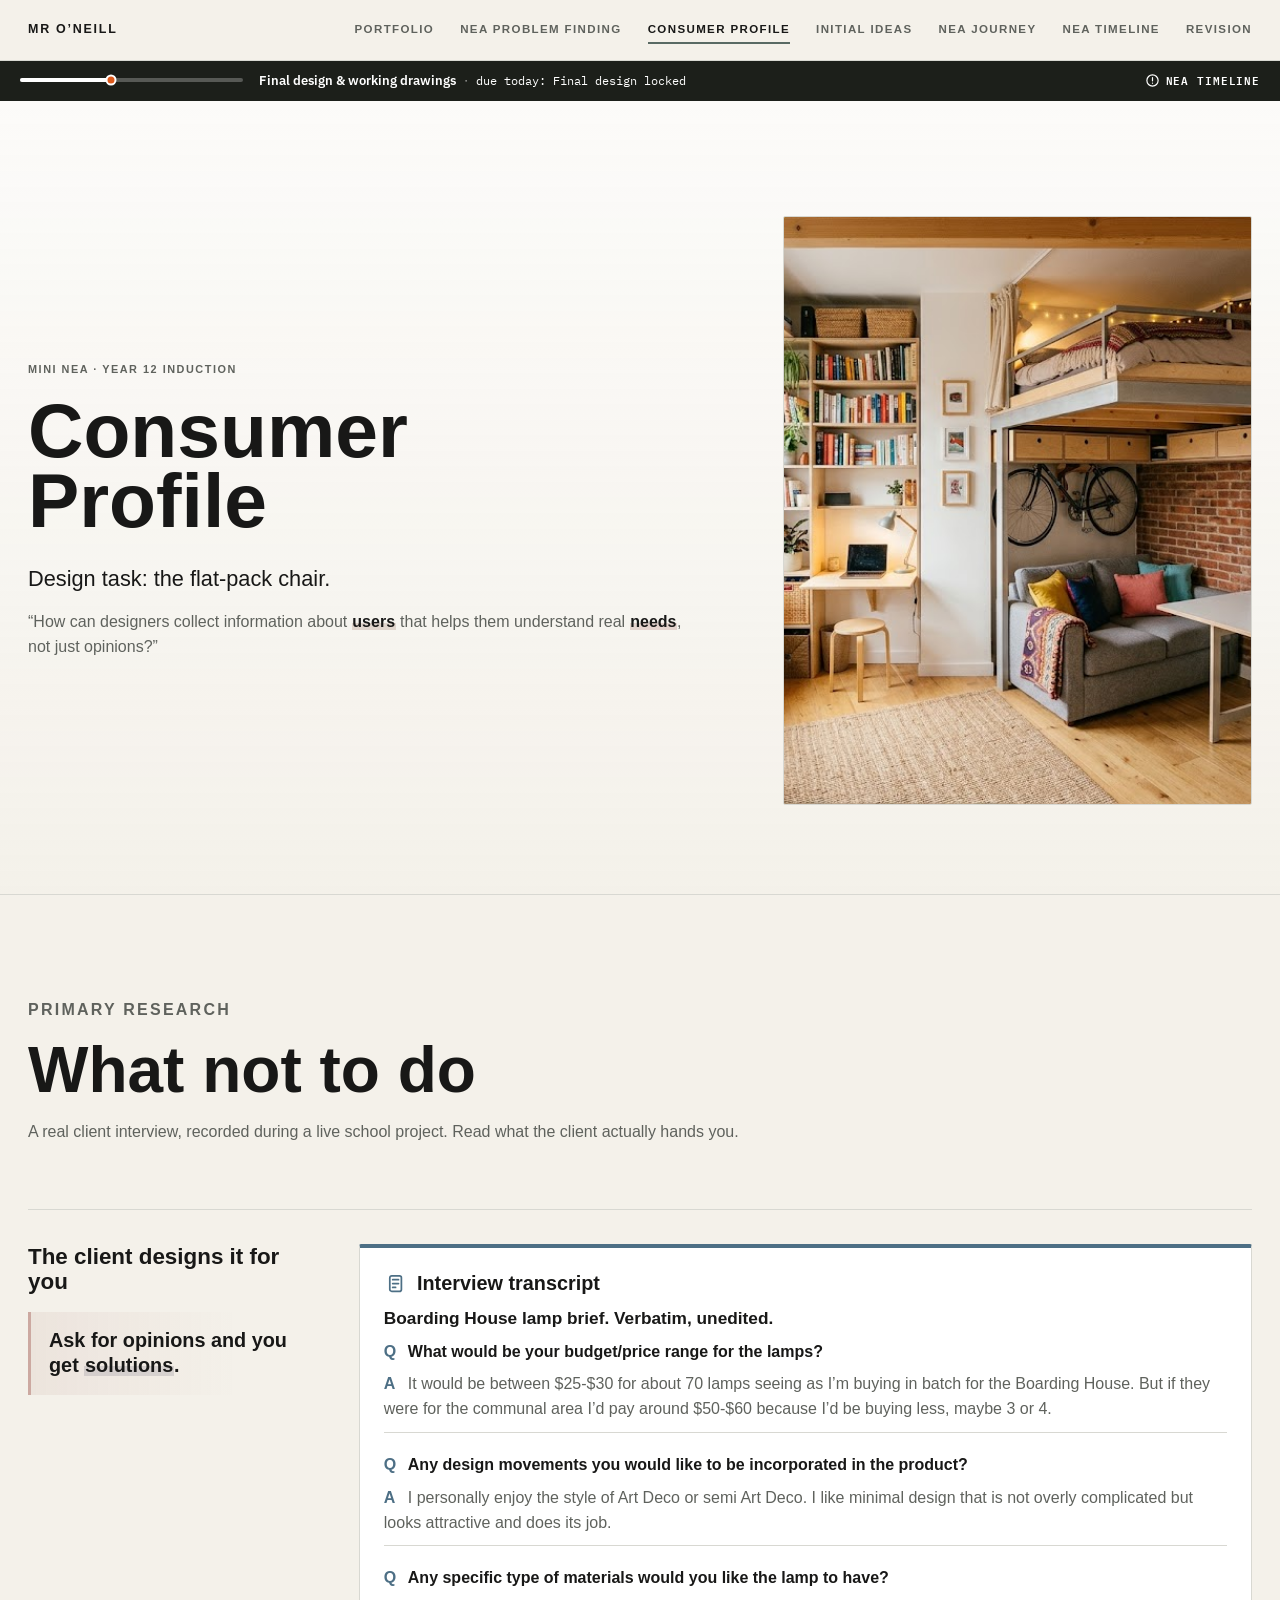
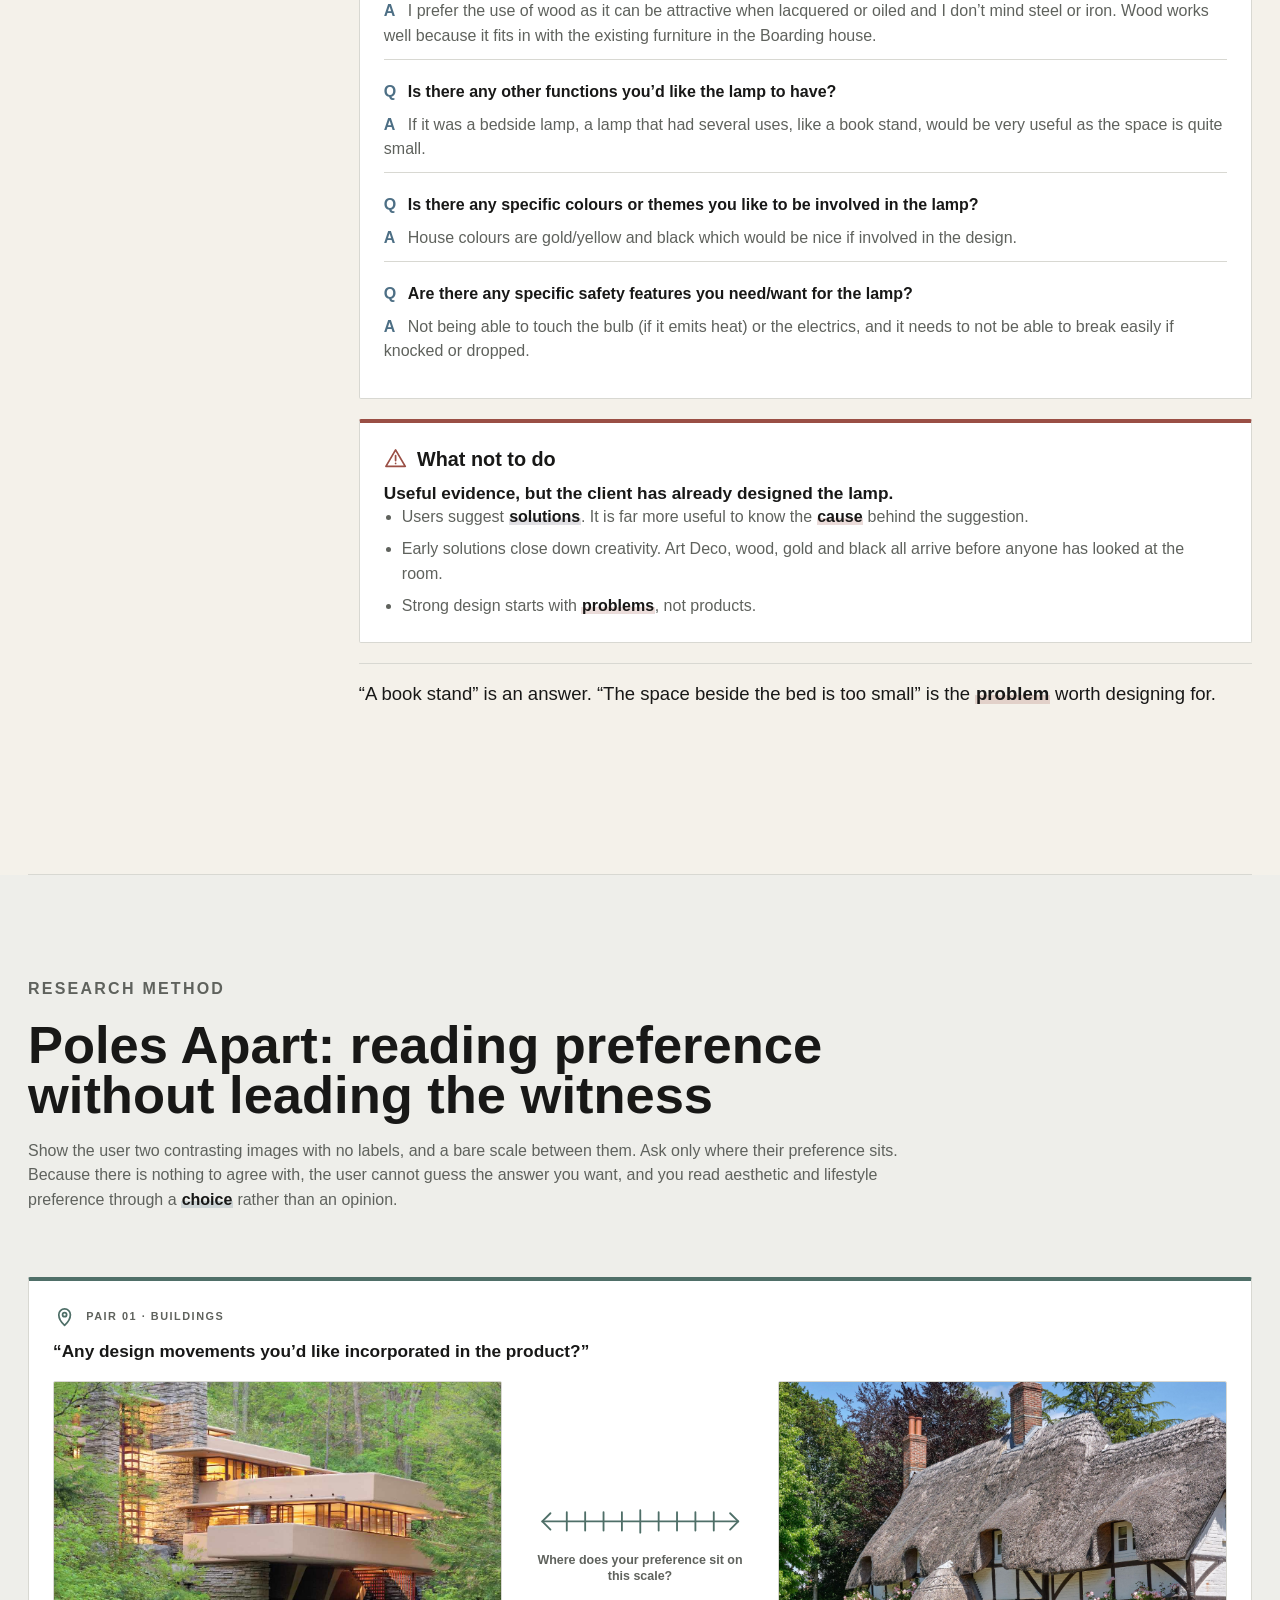
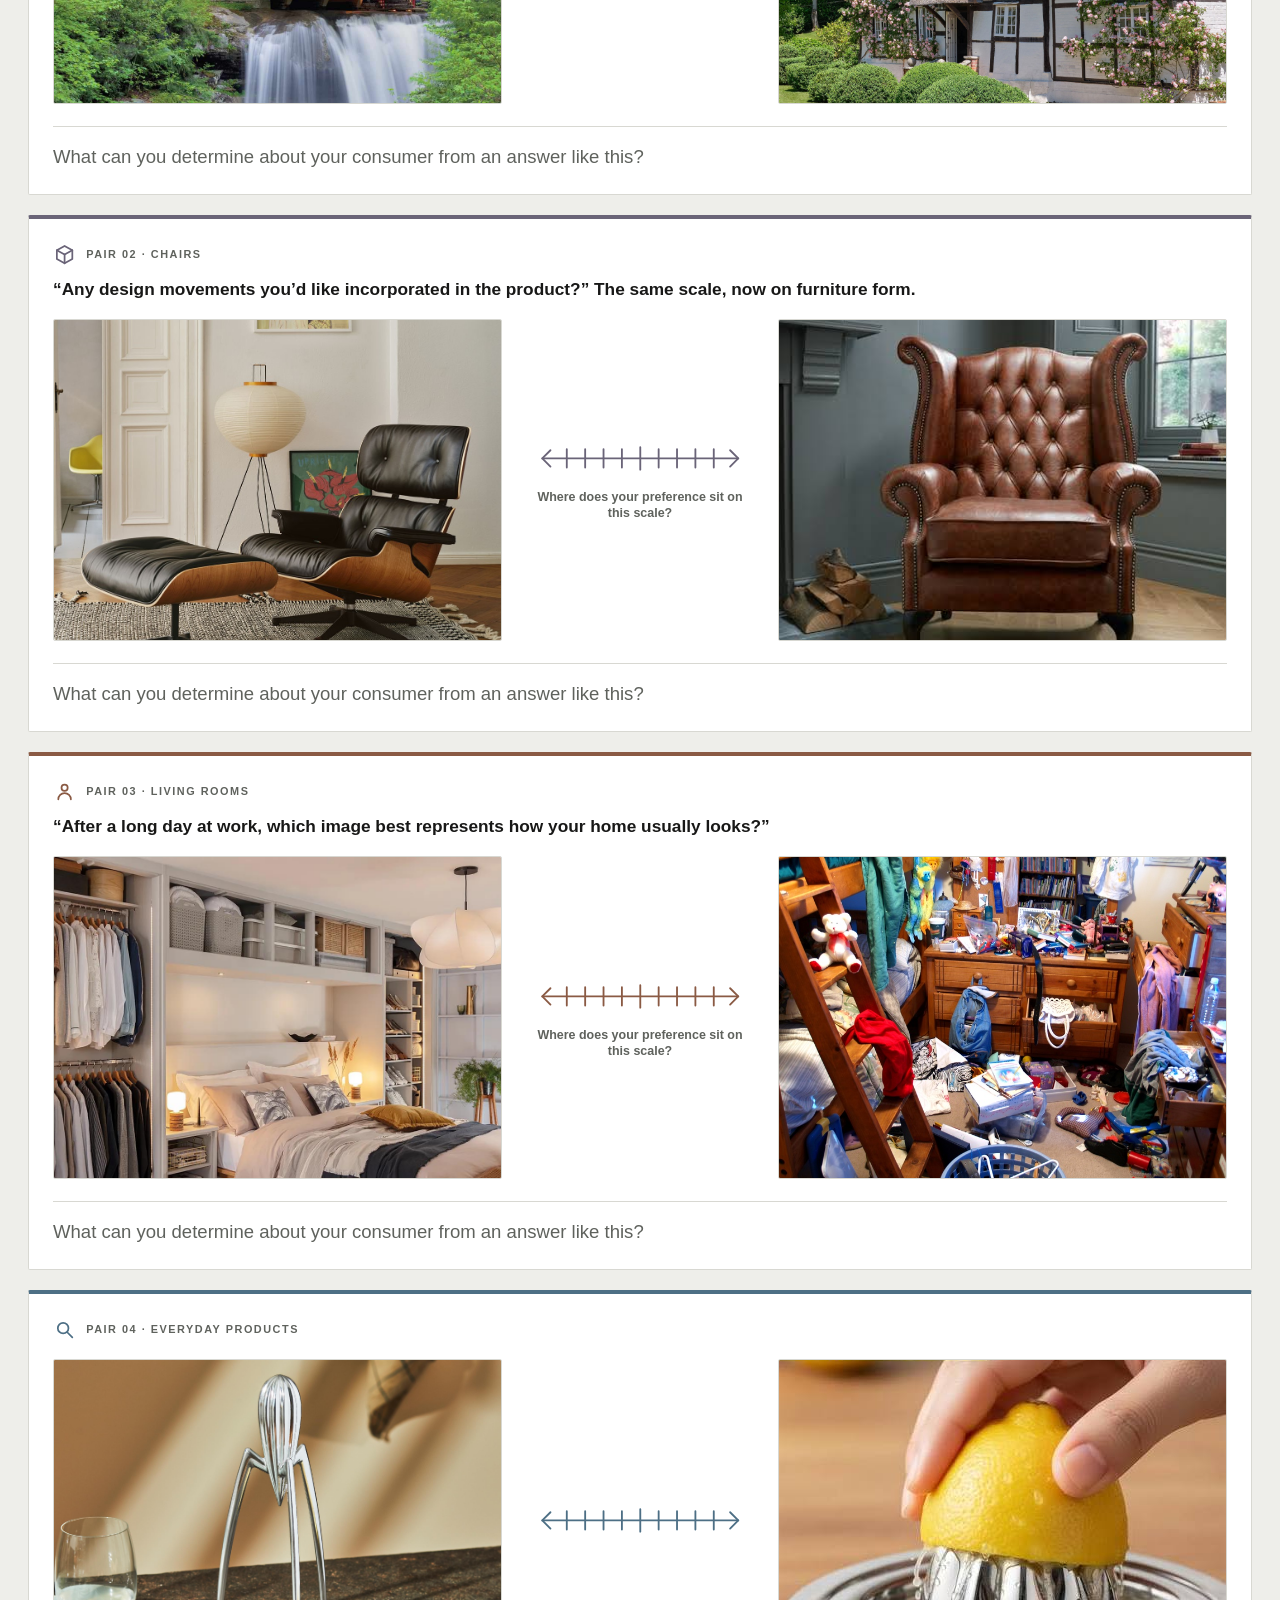
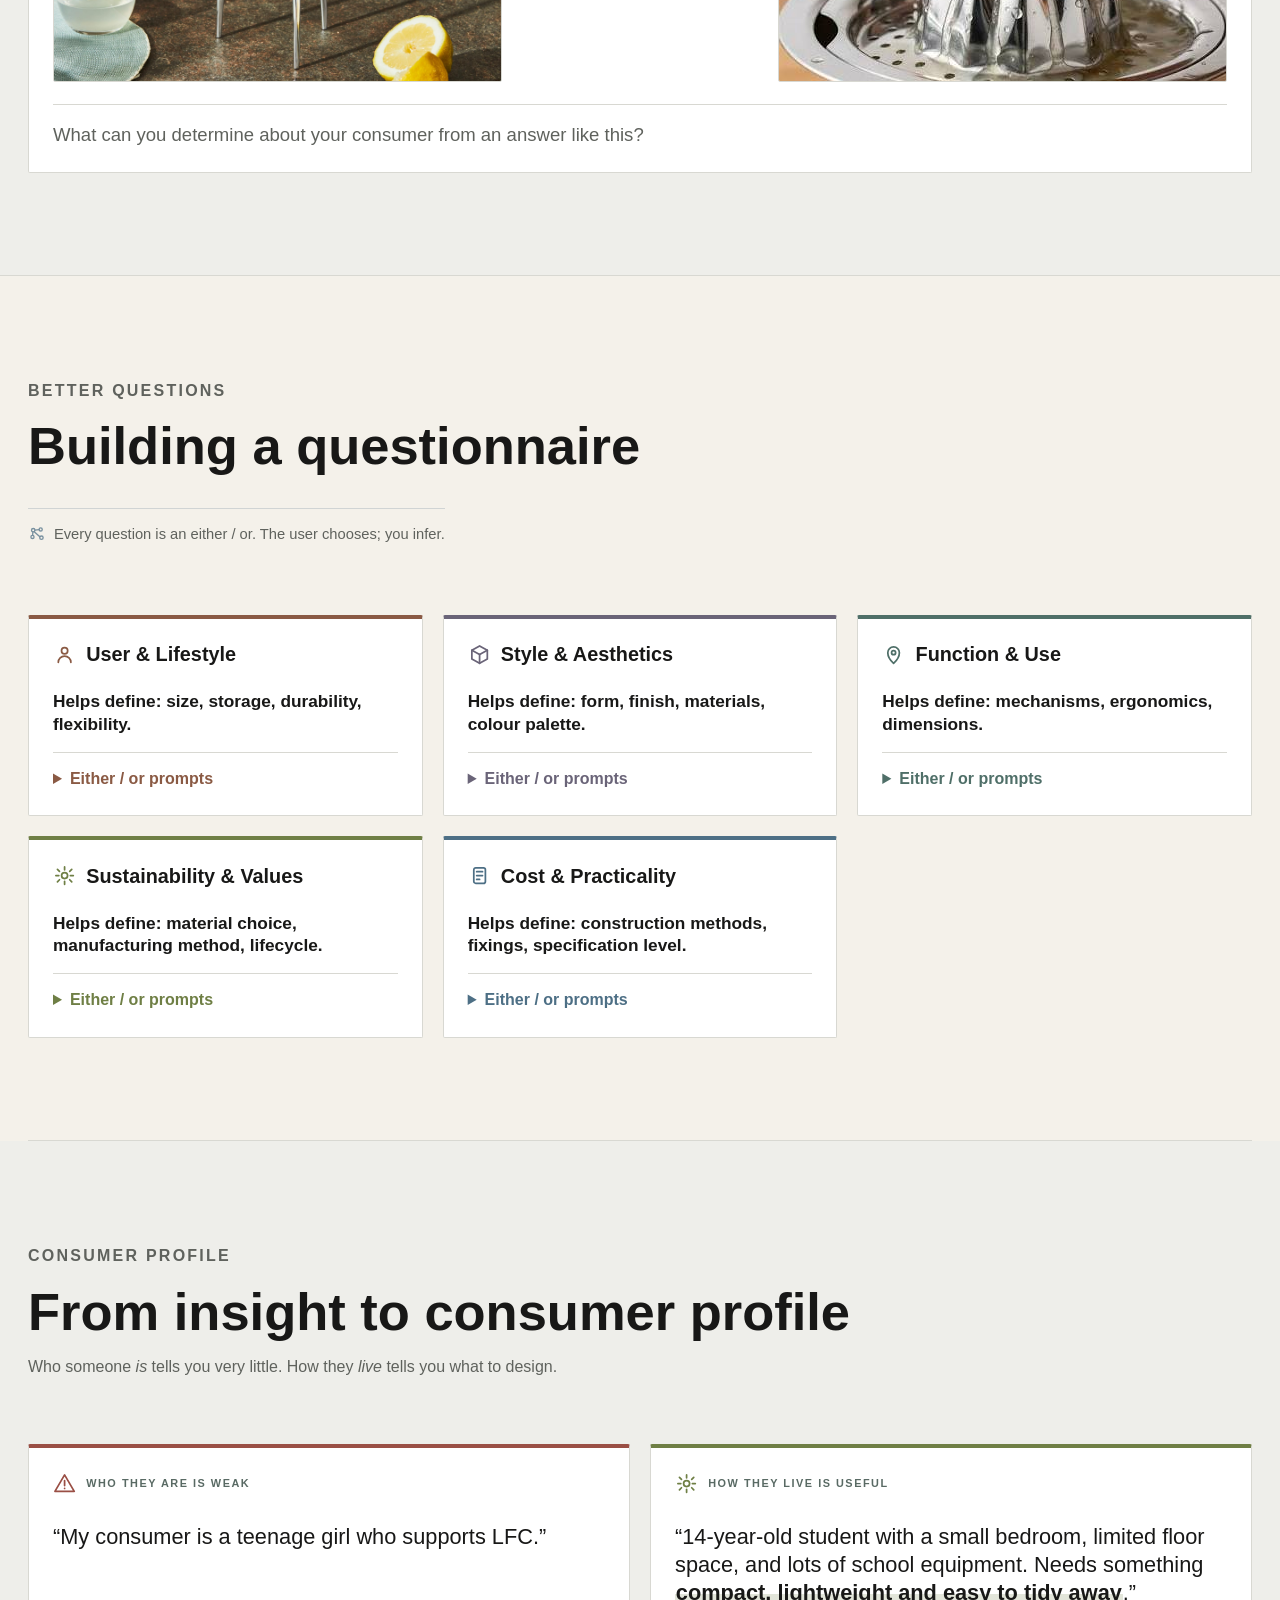
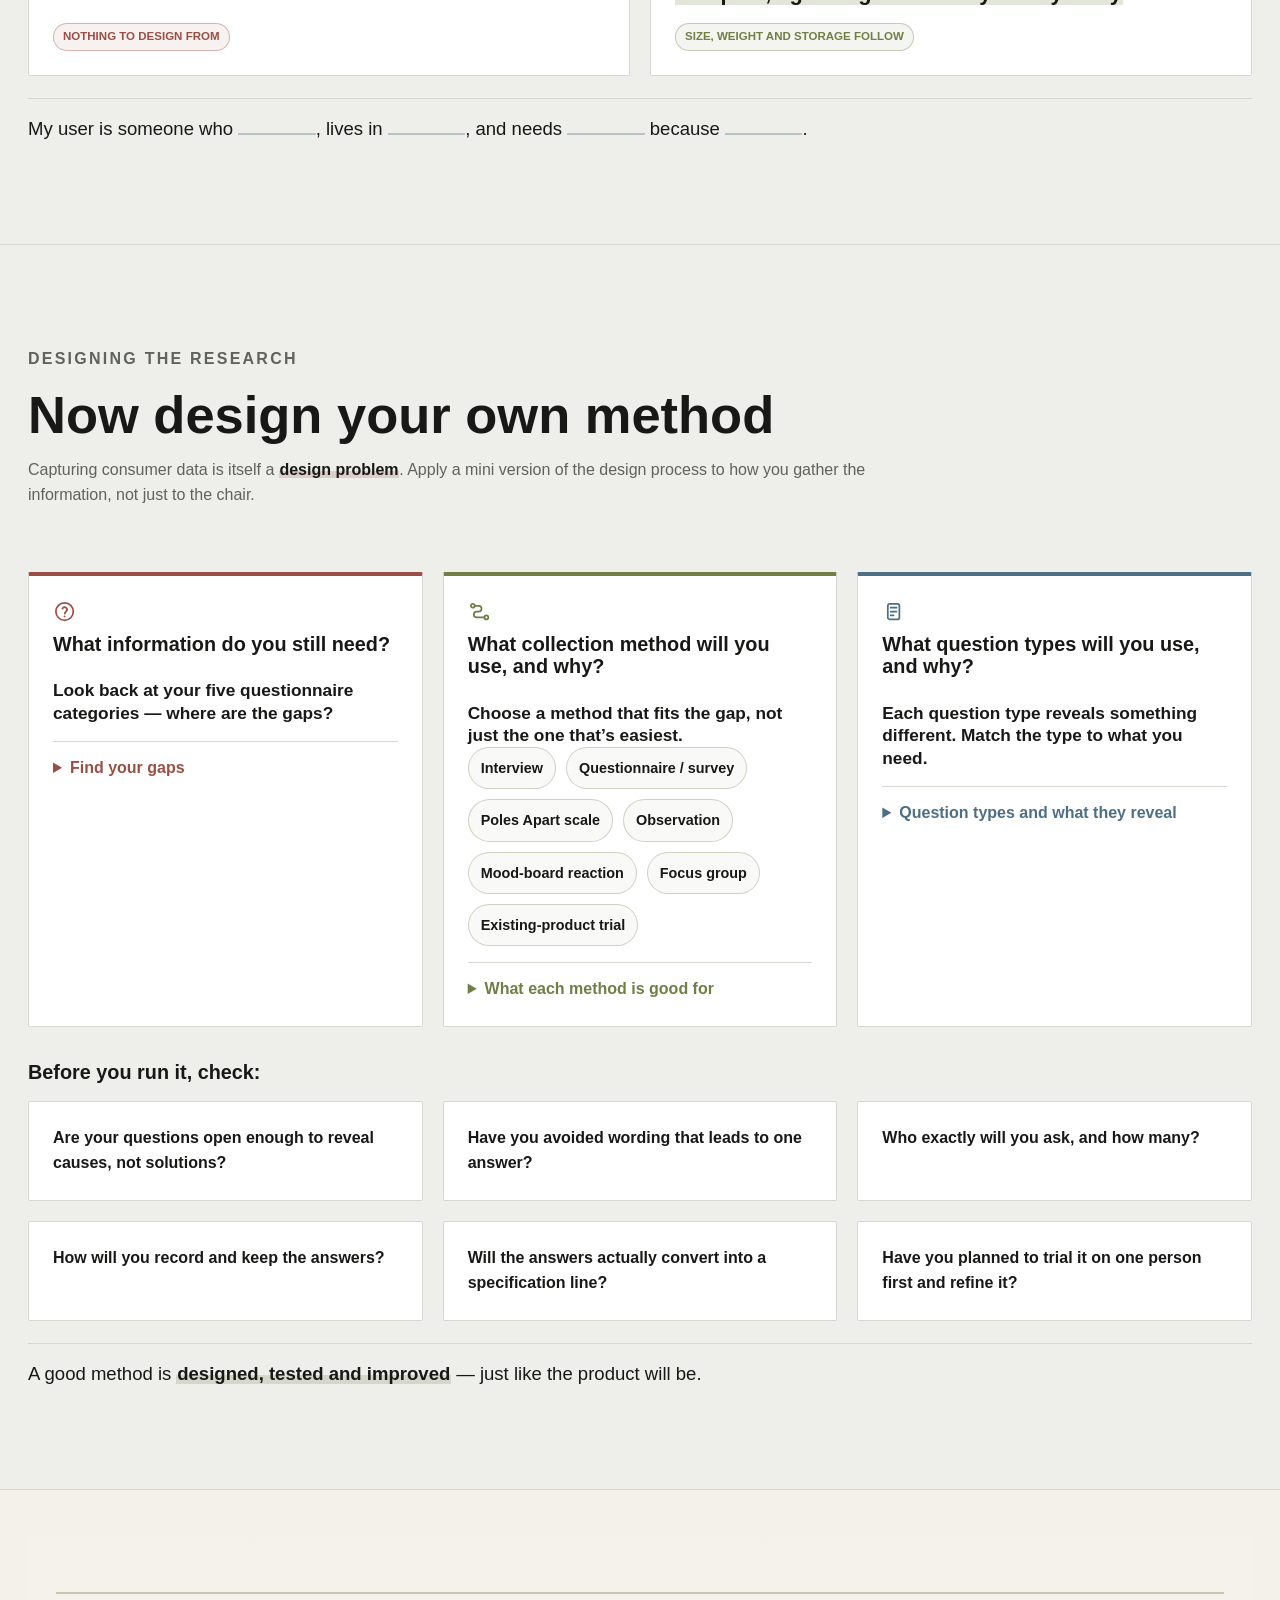
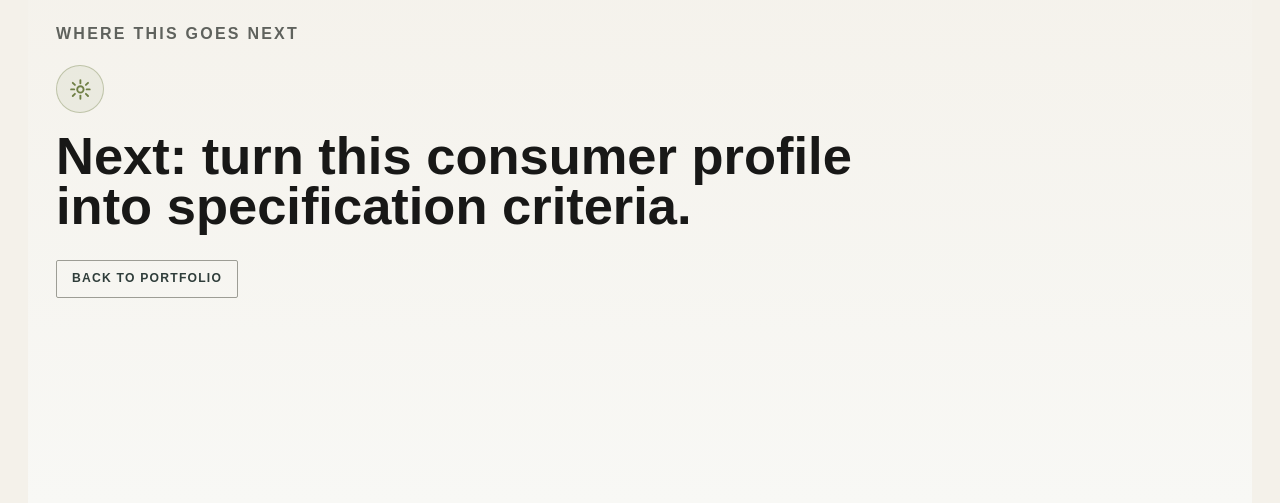
<file: consumer-profile.html>
<!DOCTYPE html>
<html lang="en">
<head>
  <meta charset="utf-8">
  <meta name="viewport" content="width=device-width, initial-scale=1">
  <title>Consumer Profile | Darren O'Neill</title>
  <meta name="description" content="A Year 12 induction teaching resource on building a consumer profile from real user research, using the Mini NEA flat-pack chair task.">
  <link rel="stylesheet" href="styles.css">
  <link rel="stylesheet" href="nea-timeline.css">
  <script src="script.js" defer></script>
<script src="nea-timeline.js" defer></script>
</head>
<body class="nea-resource-page">
  <a class="skip-link" href="#main-content">Skip to content</a>
  <nav class="site-nav" aria-label="Primary">
    <div class="site-nav-inner">
      <a class="site-nav-brand" href="index.html">Mr O&rsquo;Neill</a>
      <ul class="site-nav-list">
        <li><a href="index.html">Portfolio</a></li>
        <li><a href="nea-problem-finding.html">NEA Problem Finding</a></li>
        <li><a href="consumer-profile.html" aria-current="page">Consumer Profile</a></li>
        <li><a href="initial-ideas.html">Initial Ideas</a></li>
        <li><a href="nea-journey.html">NEA Journey</a></li>
        <li><a href="nea-timeline.html">NEA Timeline</a></li>
        <li><a href="revision-design-theory.html">Revision</a></li>
      </ul>
    </div>
  </nav>
<div class="nea-strip" data-nea-timeline-strip>
  <!-- Filled in by nea-timeline.js; links to the full NEA timeline -->
</div>

  <svg class="nea-icon-sprite" aria-hidden="true" focusable="false">
    <symbol id="nea-icon-user" viewBox="0 0 24 24" fill="none" stroke="currentColor" stroke-width="1.8" stroke-linecap="round" stroke-linejoin="round">
      <circle cx="12" cy="8" r="3.2"></circle>
      <path d="M5.5 20a6.5 6.5 0 0 1 13 0"></path>
    </symbol>
    <symbol id="nea-icon-place" viewBox="0 0 24 24" fill="none" stroke="currentColor" stroke-width="1.8" stroke-linecap="round" stroke-linejoin="round">
      <path d="M12 21s6-5.4 6-11a6 6 0 0 0-12 0c0 5.6 6 11 6 11z"></path>
      <circle cx="12" cy="10" r="2.1"></circle>
    </symbol>
    <symbol id="nea-icon-problem" viewBox="0 0 24 24" fill="none" stroke="currentColor" stroke-width="1.8" stroke-linecap="round" stroke-linejoin="round">
      <path d="M12 3 22 20H2L12 3z"></path>
      <path d="M12 9v5"></path>
      <path d="M12 17h.01"></path>
    </symbol>
    <symbol id="nea-icon-product" viewBox="0 0 24 24" fill="none" stroke="currentColor" stroke-width="1.8" stroke-linecap="round" stroke-linejoin="round">
      <path d="m12 3 8 4.5v9L12 21l-8-4.5v-9L12 3z"></path>
      <path d="m4 7.5 8 4.5 8-4.5"></path>
      <path d="M12 12v9"></path>
    </symbol>
    <symbol id="nea-icon-opportunity" viewBox="0 0 24 24" fill="none" stroke="currentColor" stroke-width="1.8" stroke-linecap="round" stroke-linejoin="round">
      <path d="M12 3v3"></path>
      <path d="M12 18v3"></path>
      <path d="M4.6 5.6 6.7 7.7"></path>
      <path d="m17.3 16.3 2.1 2.1"></path>
      <path d="M3 12h3"></path>
      <path d="M18 12h3"></path>
      <path d="m4.6 18.4 2.1-2.1"></path>
      <path d="m17.3 7.7 2.1-2.1"></path>
      <circle cx="12" cy="12" r="3.1"></circle>
    </symbol>
    <symbol id="nea-icon-evidence" viewBox="0 0 24 24" fill="none" stroke="currentColor" stroke-width="1.8" stroke-linecap="round" stroke-linejoin="round">
      <rect x="6" y="4" width="12" height="16" rx="2"></rect>
      <path d="M9 8h6"></path>
      <path d="M9 12h6"></path>
      <path d="M9 16h3"></path>
    </symbol>
    <symbol id="nea-icon-search" viewBox="0 0 24 24" fill="none" stroke="currentColor" stroke-width="1.8" stroke-linecap="round" stroke-linejoin="round">
      <circle cx="10.5" cy="10.5" r="5.5"></circle>
      <path d="m15 15 5 5"></path>
    </symbol>
    <symbol id="nea-icon-question" viewBox="0 0 24 24" fill="none" stroke="currentColor" stroke-width="1.8" stroke-linecap="round" stroke-linejoin="round">
      <circle cx="12" cy="12" r="9"></circle>
      <path d="M9.8 9a2.5 2.5 0 0 1 4.8 1.1c0 1.8-2.4 2.2-2.4 4"></path>
      <path d="M12 17h.01"></path>
    </symbol>
    <symbol id="nea-icon-route" viewBox="0 0 24 24" fill="none" stroke="currentColor" stroke-width="1.8" stroke-linecap="round" stroke-linejoin="round">
      <circle cx="5" cy="6" r="2"></circle>
      <circle cx="19" cy="18" r="2"></circle>
      <path d="M7 6h4a3 3 0 0 1 0 6H9a3 3 0 0 0 0 6h8"></path>
    </symbol>
    <symbol id="nea-icon-mindmap" viewBox="0 0 24 24" fill="none" stroke="currentColor" stroke-width="1.8" stroke-linecap="round" stroke-linejoin="round">
      <circle cx="7" cy="7" r="2.3"></circle>
      <circle cx="17" cy="6" r="2.1"></circle>
      <circle cx="18" cy="17" r="2.3"></circle>
      <circle cx="6" cy="16" r="2.1"></circle>
      <path d="M9.2 6.8 14.9 6.2"></path>
      <path d="M8.3 8.9 15.9 15.6"></path>
      <path d="M6.5 9.3 6.2 13.9"></path>
    </symbol>
  </svg>

  <header class="site-hero">
    <div class="hero-inner">
      <div class="hero-copy">
        <p class="eyebrow">Mini NEA &middot; Year 12 induction</p>
        <h1><span>Consumer</span><span>Profile</span></h1>
        <p class="tagline">Design task: the flat-pack chair.</p>
        <p class="intro">&ldquo;How can designers collect information about <span class="nea-highlight nea-highlight--people">users</span> that helps them understand real <span class="nea-highlight nea-highlight--problems">needs</span>, not just opinions?&rdquo;</p>
      </div>
      <div class="hero-image-panel" data-hero-image="consumer-profile-hero.jpg" aria-hidden="true">
        <img alt="">
        <div>
          <span>Image needed</span>
          <strong>Flat-pack chair task image, or a user in a real home context</strong>
        </div>
      </div>
    </div>
  </header>

  <main id="main-content">
    <section class="section section-primary" aria-labelledby="transcript-heading">
      <div class="section-header">
        <p class="section-kicker">Primary research</p>
        <h2 id="transcript-heading">What not to do</h2>
        <p>A real client interview, recorded during a live school project. Read what the client actually hands you.</p>
      </div>

      <article class="portfolio-band">
        <div class="band-copy">
          <h3>The client designs it for you</h3>
          <p>Ask for opinions and you get <span class="nea-highlight nea-highlight--products">solutions</span>.</p>
        </div>
        <div class="nea-stack">
          <article class="nea-info-card nea-lens nea-lens--evidence">
            <div class="nea-card-heading">
              <svg class="nea-icon" aria-hidden="true"><use href="#nea-icon-evidence"></use></svg>
              <h3>Interview transcript</h3>
            </div>
            <p class="nea-card-prompt">Boarding House lamp brief. Verbatim, unedited.</p>
            <dl class="nea-ingredient-list nea-transcript">
              <div>
                <dt>What would be your budget/price range for the lamps?</dt>
                <dd>It would be between $25-$30 for about 70 lamps seeing as I&rsquo;m buying in batch for the Boarding House. But if they were for the communal area I&rsquo;d pay around $50-$60 because I&rsquo;d be buying less, maybe 3 or 4.</dd>
              </div>
              <div>
                <dt>Any design movements you would like to be incorporated in the product?</dt>
                <dd>I personally enjoy the style of Art Deco or semi Art Deco. I like minimal design that is not overly complicated but looks attractive and does its job.</dd>
              </div>
              <div>
                <dt>Any specific type of materials would you like the lamp to have?</dt>
                <dd>I prefer the use of wood as it can be attractive when lacquered or oiled and I don&rsquo;t mind steel or iron. Wood works well because it fits in with the existing furniture in the Boarding house.</dd>
              </div>
              <div>
                <dt>Is there any other functions you&rsquo;d like the lamp to have?</dt>
                <dd>If it was a bedside lamp, a lamp that had several uses, like a book stand, would be very useful as the space is quite small.</dd>
              </div>
              <div>
                <dt>Is there any specific colours or themes you like to be involved in the lamp?</dt>
                <dd>House colours are gold/yellow and black which would be nice if involved in the design.</dd>
              </div>
              <div>
                <dt>Are there any specific safety features you need/want for the lamp?</dt>
                <dd>Not being able to touch the bulb (if it emits heat) or the electrics, and it needs to not be able to break easily if knocked or dropped.</dd>
              </div>
            </dl>
          </article>

          <article class="nea-info-card nea-lens nea-lens--problems">
            <div class="nea-card-heading">
              <svg class="nea-icon" aria-hidden="true"><use href="#nea-icon-problem"></use></svg>
              <h3>What not to do</h3>
            </div>
            <p class="nea-card-prompt">Useful evidence, but the client has already designed the lamp.</p>
            <ul class="nea-list">
              <li>Users suggest <span class="nea-highlight nea-highlight--products">solutions</span>. It is far more useful to know the <span class="nea-highlight nea-highlight--problems">cause</span> behind the suggestion.</li>
              <li>Early solutions close down creativity. Art Deco, wood, gold and black all arrive before anyone has looked at the room.</li>
              <li>Strong design starts with <span class="nea-highlight nea-highlight--problems">problems</span>, not products.</li>
            </ul>
          </article>

          <p class="nea-key-line">&ldquo;A book stand&rdquo; is an answer. &ldquo;The space beside the bed is too small&rdquo; is the <span class="nea-highlight nea-highlight--problems">problem</span> worth designing for.</p>
        </div>
      </article>
    </section>

    <section class="section section-quiet" aria-labelledby="poles-heading">
      <div class="section-header">
        <p class="section-kicker">Research method</p>
        <h2 id="poles-heading">Poles Apart: reading preference without leading the witness</h2>
        <p>Show the user two contrasting images with no labels, and a bare scale between them. Ask only where their preference sits. Because there is nothing to agree with, the user cannot guess the answer you want, and you read aesthetic and lifestyle preference through a <span class="nea-highlight nea-highlight--evidence">choice</span> rather than an opinion.</p>
      </div>

      <div class="nea-stack">
        <article class="nea-info-card nea-poles-card nea-lens nea-lens--places">
          <div class="nea-card-heading">
            <svg class="nea-icon" aria-hidden="true"><use href="#nea-icon-place"></use></svg>
            <p class="section-kicker">Pair 01 &middot; Buildings</p>
          </div>
          <p class="nea-card-prompt">&ldquo;Any design movements you&rsquo;d like incorporated in the product?&rdquo;</p>
          <div class="nea-poles-pair">
            <button class="image-card" type="button" data-image="poles-apart-house-modern.jpg" data-title="Scale image: left" data-kind="Poles apart reference image, shown to the user unlabelled" data-caption="The user responds to the image, not to a label.">
              <img alt="" aria-hidden="true">
              <span class="placeholder-content">
                <span>Image needed</span>
                <strong>Modern house exterior</strong>
                <small>assets/images/poles-apart-house-modern.jpg</small>
              </span>
            </button>
            <div class="nea-poles-scale">
              <svg class="nea-poles-scale-svg" viewBox="0 0 220 40" role="img" aria-label="A nine-point scale running between the two images, with an arrow at each end.">
                <g class="nea-poles-scale-line">
                  <path d="M14 20h192"></path>
                  <path d="M22 12 14 20l8 8"></path>
                  <path d="M198 12l8 8-8 8"></path>
                  <path d="M38 11v18M56 11v18M74 11v18M92 11v18M110 9v22M128 11v18M146 11v18M164 11v18M182 11v18"></path>
                </g>
              </svg>
              <p class="nea-poles-scale-caption">Where does your preference sit on this scale?</p>
            </div>
            <button class="image-card" type="button" data-image="poles-apart-house-traditional.jpg" data-title="Scale image: right" data-kind="Poles apart reference image, shown to the user unlabelled" data-caption="The user responds to the image, not to a label.">
              <img alt="" aria-hidden="true">
              <span class="placeholder-content">
                <span>Image needed</span>
                <strong>Traditional house exterior</strong>
                <small>assets/images/poles-apart-house-traditional.jpg</small>
              </span>
            </button>
          </div>
          <p class="nea-key-line">What can you determine about your consumer from an answer like this?</p>
        </article>

        <article class="nea-info-card nea-poles-card nea-lens nea-lens--products">
          <div class="nea-card-heading">
            <svg class="nea-icon" aria-hidden="true"><use href="#nea-icon-product"></use></svg>
            <p class="section-kicker">Pair 02 &middot; Chairs</p>
          </div>
          <p class="nea-card-prompt">&ldquo;Any design movements you&rsquo;d like incorporated in the product?&rdquo; The same scale, now on furniture form.</p>
          <div class="nea-poles-pair">
            <button class="image-card" type="button" data-image="poles-apart-chair-sculptural.jpg" data-title="Scale image: left" data-kind="Poles apart reference image, shown to the user unlabelled" data-caption="The user responds to the image, not to a label.">
              <img alt="" aria-hidden="true">
              <span class="placeholder-content">
                <span>Image needed</span>
                <strong>Sculptural, statement chair</strong>
                <small>assets/images/poles-apart-chair-sculptural.jpg</small>
              </span>
            </button>
            <div class="nea-poles-scale">
              <svg class="nea-poles-scale-svg" viewBox="0 0 220 40" role="img" aria-label="A nine-point scale running between the two images, with an arrow at each end.">
                <g class="nea-poles-scale-line">
                  <path d="M14 20h192"></path>
                  <path d="M22 12 14 20l8 8"></path>
                  <path d="M198 12l8 8-8 8"></path>
                  <path d="M38 11v18M56 11v18M74 11v18M92 11v18M110 9v22M128 11v18M146 11v18M164 11v18M182 11v18"></path>
                </g>
              </svg>
              <p class="nea-poles-scale-caption">Where does your preference sit on this scale?</p>
            </div>
            <button class="image-card" type="button" data-image="poles-apart-chair-traditional.jpg" data-title="Scale image: right" data-kind="Poles apart reference image, shown to the user unlabelled" data-caption="The user responds to the image, not to a label.">
              <img alt="" aria-hidden="true">
              <span class="placeholder-content">
                <span>Image needed</span>
                <strong>Traditional upholstered chair</strong>
                <small>assets/images/poles-apart-chair-traditional.jpg</small>
              </span>
            </button>
          </div>
          <p class="nea-key-line">What can you determine about your consumer from an answer like this?</p>
        </article>

        <article class="nea-info-card nea-poles-card nea-lens nea-lens--people">
          <div class="nea-card-heading">
            <svg class="nea-icon" aria-hidden="true"><use href="#nea-icon-user"></use></svg>
            <p class="section-kicker">Pair 03 &middot; Living rooms</p>
          </div>
          <p class="nea-card-prompt">&ldquo;After a long day at work, which image best represents how your home usually looks?&rdquo;</p>
          <div class="nea-poles-pair">
            <button class="image-card" type="button" data-image="poles-apart-livingroom-tidy.jpg" data-title="Scale image: left" data-kind="Poles apart reference image, shown to the user unlabelled" data-caption="The user responds to the image, not to a label.">
              <img alt="" aria-hidden="true">
              <span class="placeholder-content">
                <span>Image needed</span>
                <strong>Tidy, ordered living room</strong>
                <small>assets/images/poles-apart-livingroom-tidy.jpg</small>
              </span>
            </button>
            <div class="nea-poles-scale">
              <svg class="nea-poles-scale-svg" viewBox="0 0 220 40" role="img" aria-label="A nine-point scale running between the two images, with an arrow at each end.">
                <g class="nea-poles-scale-line">
                  <path d="M14 20h192"></path>
                  <path d="M22 12 14 20l8 8"></path>
                  <path d="M198 12l8 8-8 8"></path>
                  <path d="M38 11v18M56 11v18M74 11v18M92 11v18M110 9v22M128 11v18M146 11v18M164 11v18M182 11v18"></path>
                </g>
              </svg>
              <p class="nea-poles-scale-caption">Where does your preference sit on this scale?</p>
            </div>
            <button class="image-card" type="button" data-image="poles-apart-livingroom-lived-in.jpg" data-title="Scale image: right" data-kind="Poles apart reference image, shown to the user unlabelled" data-caption="The user responds to the image, not to a label.">
              <img alt="" aria-hidden="true">
              <span class="placeholder-content">
                <span>Image needed</span>
                <strong>Lived-in, cluttered living room</strong>
                <small>assets/images/poles-apart-livingroom-lived-in.jpg</small>
              </span>
            </button>
          </div>
          <p class="nea-key-line">What can you determine about your consumer from an answer like this?</p>
        </article>

        <article class="nea-info-card nea-poles-card nea-lens nea-lens--evidence">
          <div class="nea-card-heading">
            <svg class="nea-icon" aria-hidden="true"><use href="#nea-icon-search"></use></svg>
            <p class="section-kicker">Pair 04 &middot; Everyday products</p>
          </div>
          <div class="nea-poles-pair">
            <button class="image-card" type="button" data-image="poles-apart-juicer-sculptural.jpg" data-title="Scale image: left" data-kind="Poles apart reference image, shown to the user unlabelled" data-caption="The user responds to the image, not to a label.">
              <img alt="" aria-hidden="true">
              <span class="placeholder-content">
                <span>Image needed</span>
                <strong>Sculptural, statement juicer</strong>
                <small>assets/images/poles-apart-juicer-sculptural.jpg</small>
              </span>
            </button>
            <div class="nea-poles-scale">
              <svg class="nea-poles-scale-svg" viewBox="0 0 220 40" role="img" aria-label="A nine-point scale running between the two images, with an arrow at each end.">
                <g class="nea-poles-scale-line">
                  <path d="M14 20h192"></path>
                  <path d="M22 12 14 20l8 8"></path>
                  <path d="M198 12l8 8-8 8"></path>
                  <path d="M38 11v18M56 11v18M74 11v18M92 11v18M110 9v22M128 11v18M146 11v18M164 11v18M182 11v18"></path>
                </g>
              </svg>
            </div>
            <button class="image-card" type="button" data-image="poles-apart-juicer-functional.jpg" data-title="Scale image: right" data-kind="Poles apart reference image, shown to the user unlabelled" data-caption="The user responds to the image, not to a label.">
              <img alt="" aria-hidden="true">
              <span class="placeholder-content">
                <span>Image needed</span>
                <strong>Plain, functional juicer</strong>
                <small>assets/images/poles-apart-juicer-functional.jpg</small>
              </span>
            </button>
          </div>
          <p class="nea-key-line">What can you determine about your consumer from an answer like this?</p>
        </article>
      </div>
    </section>

    <section class="section" aria-labelledby="questionnaire-heading">
      <div class="section-header">
        <p class="section-kicker">Better questions</p>
        <h2 id="questionnaire-heading">Building a questionnaire</h2>
        <p class="nea-mindmap-note"><svg class="nea-icon nea-mindmap-icon" aria-hidden="true"><use href="#nea-icon-mindmap"></use></svg> Every question is an either / or. The user chooses; you infer.</p>
      </div>

      <div class="nea-card-grid">
        <article class="nea-info-card nea-reveal-card nea-lens nea-lens--people">
          <div class="nea-card-heading">
            <svg class="nea-icon" aria-hidden="true"><use href="#nea-icon-user"></use></svg>
            <h3>User &amp; Lifestyle</h3>
          </div>
          <p class="nea-card-prompt">Helps define: size, storage, durability, flexibility.</p>
          <details class="nea-reveal">
            <summary>Either / or prompts</summary>
            <div class="nea-reveal-content">
              <ul class="nea-chip-list">
                <li class="nea-chip">Live alone or big family home?</li>
                <li class="nea-chip">Mostly relax or mostly work/study?</li>
                <li class="nea-chip">Entertain guests or rarely have visitors?</li>
                <li class="nea-chip">Move house or settled long-term?</li>
                <li class="nea-chip">Minimal or lots of belongings?</li>
                <li class="nea-chip">Tech-heavy or analogue/simple?</li>
                <li class="nea-chip">Indoor person or outdoor/adventurous?</li>
                <li class="nea-chip">Calm/quiet or busy/active home?</li>
                <li class="nea-chip">Formal/tidy or casual/relaxed?</li>
                <li class="nea-chip">Quick convenience or enjoy slow rituals?</li>
              </ul>
            </div>
          </details>
        </article>

        <article class="nea-info-card nea-reveal-card nea-lens nea-lens--products">
          <div class="nea-card-heading">
            <svg class="nea-icon" aria-hidden="true"><use href="#nea-icon-product"></use></svg>
            <h3>Style &amp; Aesthetics</h3>
          </div>
          <p class="nea-card-prompt">Helps define: form, finish, materials, colour palette.</p>
          <details class="nea-reveal">
            <summary>Either / or prompts</summary>
            <div class="nea-reveal-content">
              <ul class="nea-chip-list">
                <li class="nea-chip">Modern/clean or rustic/natural?</li>
                <li class="nea-chip">Bold statement or blends in?</li>
                <li class="nea-chip">Light colours or dark tones?</li>
                <li class="nea-chip">Sharp lines or soft curves?</li>
                <li class="nea-chip">Minimal detail or decorative features?</li>
                <li class="nea-chip">Industrial look or warm/homey?</li>
                <li class="nea-chip">Timeless or trendy?</li>
                <li class="nea-chip">Show materials or painted finishes?</li>
                <li class="nea-chip">Symmetry or asymmetry?</li>
                <li class="nea-chip">Fun/playful or mature/sophisticated?</li>
              </ul>
            </div>
          </details>
        </article>

        <article class="nea-info-card nea-reveal-card nea-lens nea-lens--places">
          <div class="nea-card-heading">
            <svg class="nea-icon" aria-hidden="true"><use href="#nea-icon-place"></use></svg>
            <h3>Function &amp; Use</h3>
          </div>
          <p class="nea-card-prompt">Helps define: mechanisms, ergonomics, dimensions.</p>
          <details class="nea-reveal">
            <summary>Either / or prompts</summary>
            <div class="nea-reveal-content">
              <ul class="nea-chip-list">
                <li class="nea-chip">Multi-purpose or dedicated function?</li>
                <li class="nea-chip">Lightweight or heavy/fixed?</li>
                <li class="nea-chip">Fold away or always on display?</li>
                <li class="nea-chip">Quick access or hidden storage?</li>
                <li class="nea-chip">Adjustable or fixed size?</li>
                <li class="nea-chip">Compact or spacious/oversized?</li>
                <li class="nea-chip">Comfort first or looks first?</li>
                <li class="nea-chip">Personal use or shared use?</li>
                <li class="nea-chip">Everyday use or occasional use?</li>
                <li class="nea-chip">Simple operation or feature-rich?</li>
              </ul>
            </div>
          </details>
        </article>

        <article class="nea-info-card nea-reveal-card nea-lens nea-lens--opportunities">
          <div class="nea-card-heading">
            <svg class="nea-icon" aria-hidden="true"><use href="#nea-icon-opportunity"></use></svg>
            <h3>Sustainability &amp; Values</h3>
          </div>
          <p class="nea-card-prompt">Helps define: material choice, manufacturing method, lifecycle.</p>
          <details class="nea-reveal">
            <summary>Either / or prompts</summary>
            <div class="nea-reveal-content">
              <ul class="nea-chip-list">
                <li class="nea-chip">Natural materials or synthetic materials?</li>
                <li class="nea-chip">Buy once for life or cheaper/replaceable?</li>
                <li class="nea-chip">Locally made or imported?</li>
                <li class="nea-chip">Recycled materials or brand new?</li>
                <li class="nea-chip">Repairable or disposable?</li>
                <li class="nea-chip">Flat-pack efficient shipping or fully assembled?</li>
                <li class="nea-chip">Low environmental impact or lowest cost?</li>
                <li class="nea-chip">Visible eco-aesthetic or hidden sustainability?</li>
                <li class="nea-chip">Modular/upgradable or fixed design?</li>
                <li class="nea-chip">Handmade craft or mass-produced precision?</li>
              </ul>
            </div>
          </details>
        </article>

        <article class="nea-info-card nea-reveal-card nea-lens nea-lens--evidence">
          <div class="nea-card-heading">
            <svg class="nea-icon" aria-hidden="true"><use href="#nea-icon-evidence"></use></svg>
            <h3>Cost &amp; Practicality</h3>
          </div>
          <p class="nea-card-prompt">Helps define: construction methods, fixings, specification level.</p>
          <details class="nea-reveal">
            <summary>Either / or prompts</summary>
            <div class="nea-reveal-content">
              <ul class="nea-chip-list">
                <li class="nea-chip">Premium quality or budget friendly?</li>
                <li class="nea-chip">Invest now or save money upfront?</li>
                <li class="nea-chip">Easy maintenance or luxury finish?</li>
                <li class="nea-chip">DIY assembly or professional install?</li>
                <li class="nea-chip">Long build time or fast delivery?</li>
                <li class="nea-chip">Custom made or off-the-shelf?</li>
                <li class="nea-chip">Robust/over-engineered or lightweight economy?</li>
                <li class="nea-chip">Replace parts or replace whole product?</li>
                <li class="nea-chip">Warranty important or not bothered?</li>
                <li class="nea-chip">Spend on durability or spend on style?</li>
              </ul>
            </div>
          </details>
        </article>
      </div>
    </section>

    <section class="section section-quiet" aria-labelledby="profile-heading">
      <div class="section-header">
        <p class="section-kicker">Consumer profile</p>
        <h2 id="profile-heading">From insight to consumer profile</h2>
        <p>Who someone <em>is</em> tells you very little. How they <em>live</em> tells you what to design.</p>
      </div>

      <div class="nea-contrast-flow nea-contrast-flow--even" aria-label="A weak consumer profile compared with a useful one">
        <article class="nea-comparison-card nea-contrast-card nea-lens nea-lens--problems">
          <div class="nea-card-heading">
            <svg class="nea-icon" aria-hidden="true"><use href="#nea-icon-problem"></use></svg>
            <p class="section-kicker">Who they ARE is weak</p>
          </div>
          <blockquote>&ldquo;My consumer is a teenage girl who supports LFC.&rdquo;</blockquote>
          <span class="nea-tag nea-lens--problems">Nothing to design from</span>
        </article>

        <article class="nea-comparison-card nea-contrast-card nea-lens nea-lens--opportunities">
          <div class="nea-card-heading">
            <svg class="nea-icon" aria-hidden="true"><use href="#nea-icon-opportunity"></use></svg>
            <p class="section-kicker">How they LIVE is useful</p>
          </div>
          <blockquote>&ldquo;14-year-old student with a small bedroom, limited floor space, and lots of school equipment. Needs something <span class="nea-highlight nea-highlight--opportunities">compact, lightweight and easy to tidy away</span>.&rdquo;</blockquote>
          <span class="nea-tag nea-lens--opportunities">Size, weight and storage follow</span>
        </article>
      </div>

      <p class="nea-key-line">My user is someone who <span class="nea-token nea-blank"></span>, lives in <span class="nea-token nea-blank"></span>, and needs <span class="nea-token nea-blank"></span> because <span class="nea-token nea-blank"></span>.</p>
    </section>

    <section class="section section-quiet" aria-labelledby="method-heading">
      <div class="section-header">
        <p class="section-kicker">Designing the research</p>
        <h2 id="method-heading">Now design your own method</h2>
        <p>Capturing consumer data is itself a <span class="nea-highlight nea-highlight--problems">design problem</span>. Apply a mini version of the design process to how you gather the information, not just to the chair.</p>
      </div>

      <div class="nea-card-grid nea-card-grid-three">
        <article class="nea-info-card nea-reveal-card nea-lens nea-lens--problems">
          <div class="nea-card-heading">
            <svg class="nea-icon" aria-hidden="true"><use href="#nea-icon-question"></use></svg>
            <h3>What information do you still need?</h3>
          </div>
          <p class="nea-card-prompt">Look back at your five questionnaire categories &mdash; where are the gaps?</p>
          <details class="nea-reveal">
            <summary>Find your gaps</summary>
            <div class="nea-reveal-content">
              <ul class="nea-list">
                <li>User &amp; Lifestyle</li>
                <li>Style &amp; Aesthetics</li>
                <li>Function &amp; Use</li>
                <li>Sustainability &amp; Values</li>
                <li>Cost &amp; Practicality</li>
              </ul>
              <p>Pick the two or three you know least about your <span class="nea-highlight nea-highlight--people">consumer</span>.</p>
            </div>
          </details>
        </article>

        <article class="nea-info-card nea-reveal-card nea-lens nea-lens--opportunities">
          <div class="nea-card-heading">
            <svg class="nea-icon" aria-hidden="true"><use href="#nea-icon-route"></use></svg>
            <h3>What collection method will you use, and why?</h3>
          </div>
          <p class="nea-card-prompt">Choose a method that fits the gap, not just the one that&rsquo;s easiest.</p>
          <ul class="nea-chip-list">
            <li class="nea-chip">Interview</li>
            <li class="nea-chip">Questionnaire / survey</li>
            <li class="nea-chip">Poles Apart scale</li>
            <li class="nea-chip">Observation</li>
            <li class="nea-chip">Mood-board reaction</li>
            <li class="nea-chip">Focus group</li>
            <li class="nea-chip">Existing-product trial</li>
          </ul>
          <details class="nea-reveal">
            <summary>What each method is good for</summary>
            <div class="nea-reveal-content">
              <ul class="nea-list">
                <li><strong>Interview</strong> &mdash; best for causes and context, weak for large numbers.</li>
                <li><strong>Questionnaire</strong> &mdash; best for comparing many people quickly, weak for depth.</li>
                <li><strong>Poles Apart scale</strong> &mdash; best for style and lifestyle preference without leading questions.</li>
                <li><strong>Observation</strong> &mdash; best for real behaviour, weak for reasons why.</li>
                <li><strong>Mood-board reaction</strong> &mdash; best for aesthetic direction.</li>
                <li><strong>Focus group</strong> &mdash; best for discussion and disagreement between users.</li>
                <li><strong>Existing-product trial</strong> &mdash; best for spotting real frustrations with what is already out there.</li>
              </ul>
            </div>
          </details>
        </article>

        <article class="nea-info-card nea-reveal-card nea-lens nea-lens--evidence">
          <div class="nea-card-heading">
            <svg class="nea-icon" aria-hidden="true"><use href="#nea-icon-evidence"></use></svg>
            <h3>What question types will you use, and why?</h3>
          </div>
          <p class="nea-card-prompt">Each question type reveals something different. Match the type to what you need.</p>
          <details class="nea-reveal">
            <summary>Question types and what they reveal</summary>
            <div class="nea-reveal-content">
              <ul class="nea-chip-list">
                <li class="nea-chip">Open &mdash; reveals causes and context</li>
                <li class="nea-chip">Closed &mdash; reveals quick comparable facts</li>
                <li class="nea-chip">Scaled / Likert &mdash; reveals strength of preference</li>
                <li class="nea-chip">Ranking &mdash; reveals priority between options</li>
                <li class="nea-chip">Image-based / projective &mdash; reveals aesthetic and lifestyle preference without leading wording</li>
                <li class="nea-chip">Forced-choice &mdash; removes &ldquo;don&rsquo;t know&rdquo; answers</li>
                <li class="nea-chip">Scenario-based &mdash; reveals behaviour in a specific situation</li>
              </ul>
            </div>
          </details>
        </article>
      </div>

      <h3 class="nea-checklist-heading">Before you run it, check:</h3>
      <ul class="nea-checklist" aria-label="Data-collection method checklist">
        <li>Are your questions open enough to reveal causes, not solutions?</li>
        <li>Have you avoided wording that leads to one answer?</li>
        <li>Who exactly will you ask, and how many?</li>
        <li>How will you record and keep the answers?</li>
        <li>Will the answers actually convert into a specification line?</li>
        <li>Have you planned to trial it on one person first and refine it?</li>
      </ul>

      <p class="nea-key-line">A good method is <span class="nea-highlight nea-highlight--opportunities">designed, tested and improved</span> &mdash; just like the product will be.</p>
    </section>

    <section class="section closing-section" aria-labelledby="closing-heading">
      <div class="closing-copy nea-final-message">
        <p class="section-kicker">Where this goes next</p>
        <div class="nea-final-icon" aria-hidden="true">
          <svg class="nea-icon" aria-hidden="true"><use href="#nea-icon-opportunity"></use></svg>
        </div>
        <h2 id="closing-heading">Next: turn this consumer profile into specification criteria.</h2>
        <a class="pdf-link" href="index.html">Back to portfolio</a>
      </div>
    </section>
  </main>

  <div class="lightbox" data-lightbox hidden>
    <div class="lightbox-panel" role="dialog" aria-modal="true" aria-labelledby="lightbox-title">
      <button class="lightbox-close" type="button" data-lightbox-close aria-label="Close image preview">Close</button>
      <div class="lightbox-media">
        <img data-lightbox-image alt="">
        <div class="lightbox-placeholder" data-lightbox-placeholder>
          <span>Image needed</span>
          <strong data-lightbox-kind></strong>
          <small data-lightbox-path></small>
        </div>
      </div>
      <div class="lightbox-copy">
        <h2 id="lightbox-title" data-lightbox-title></h2>
        <p data-lightbox-caption></p>
      </div>
    </div>
  </div>
</body>
</html>
</file>
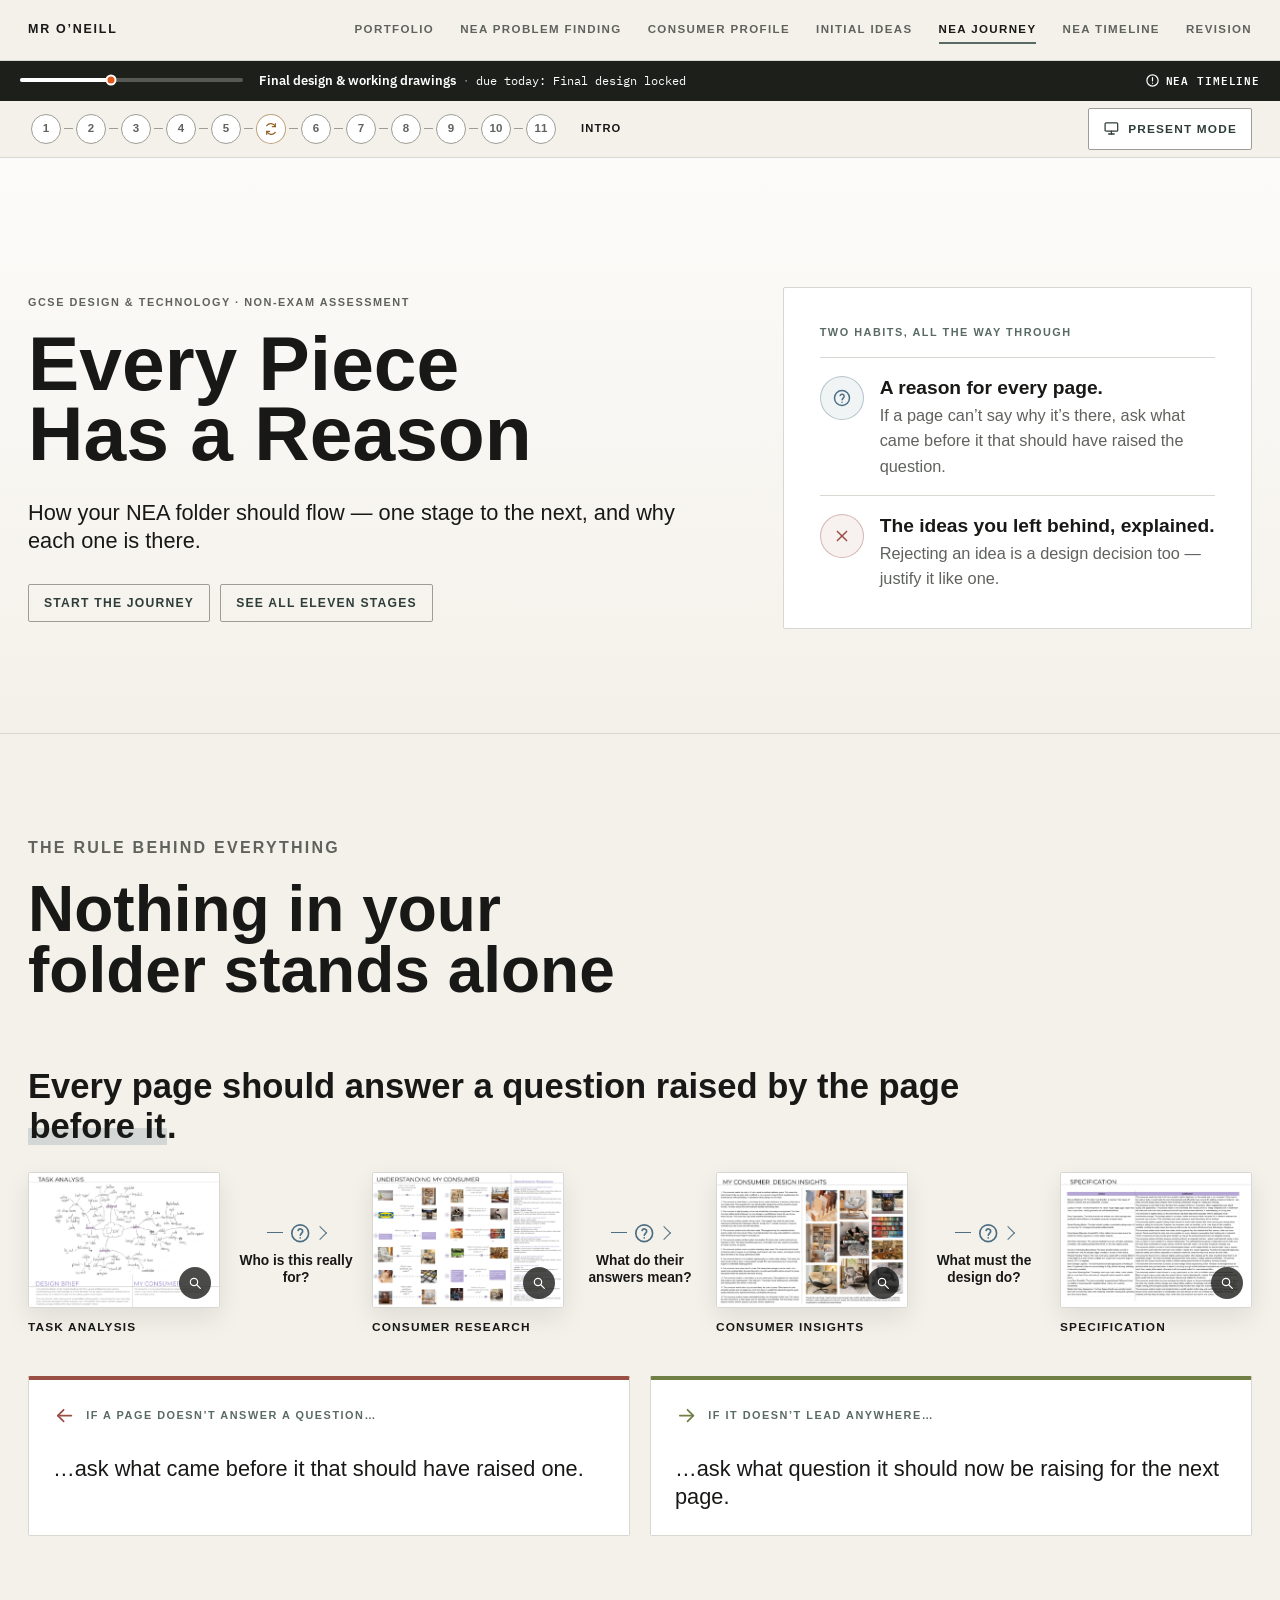
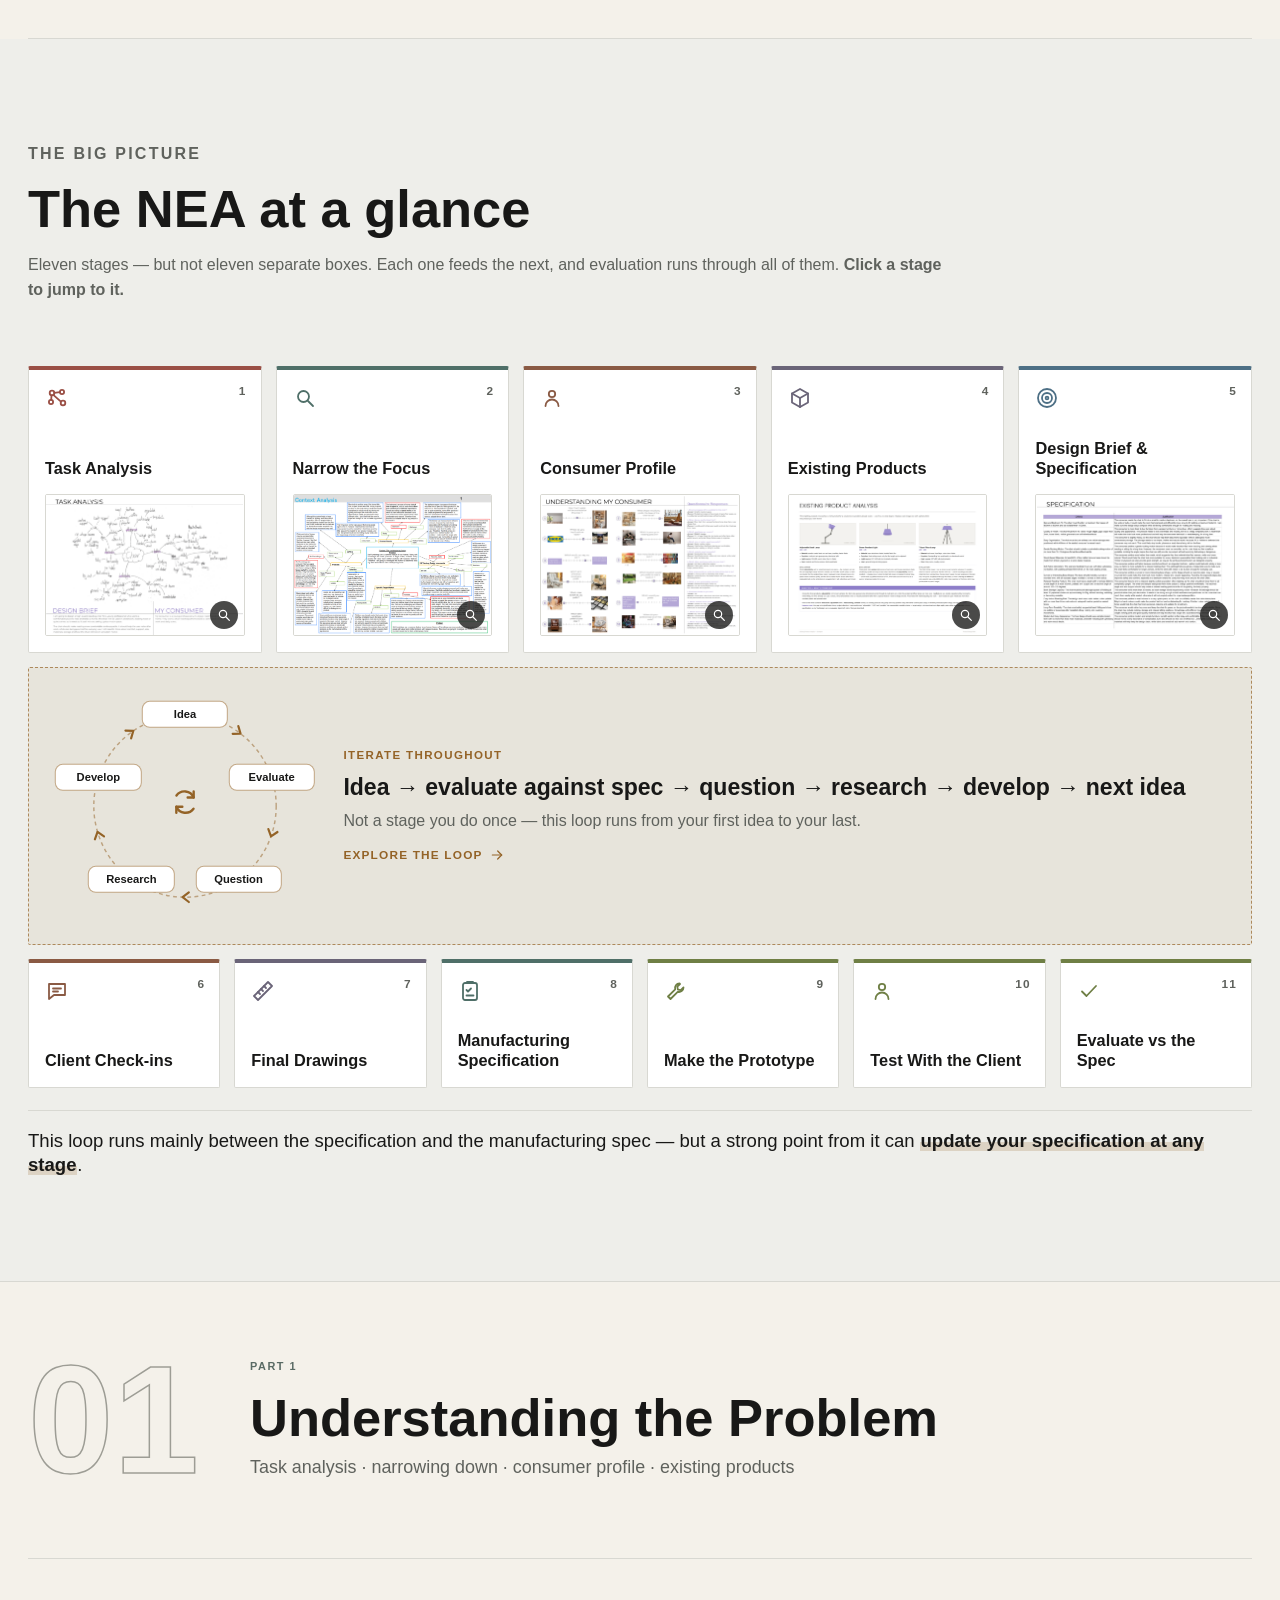
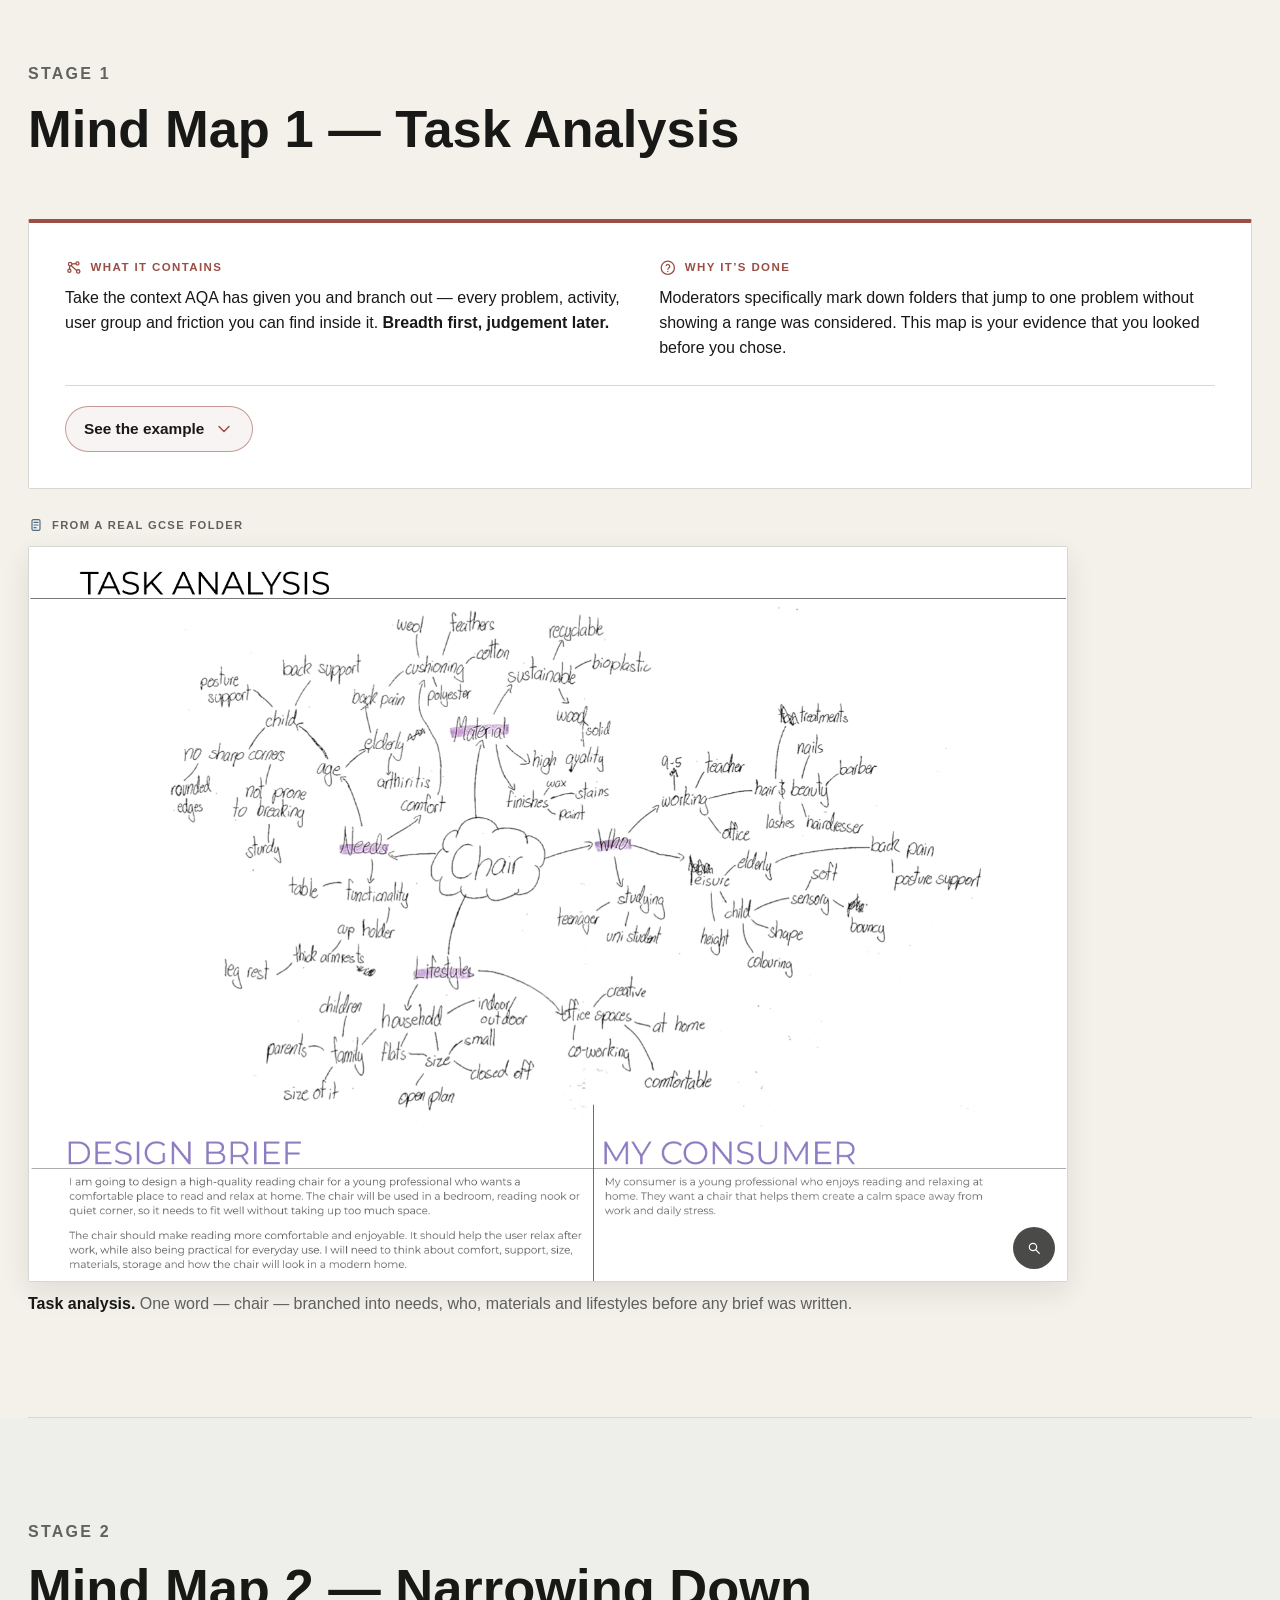
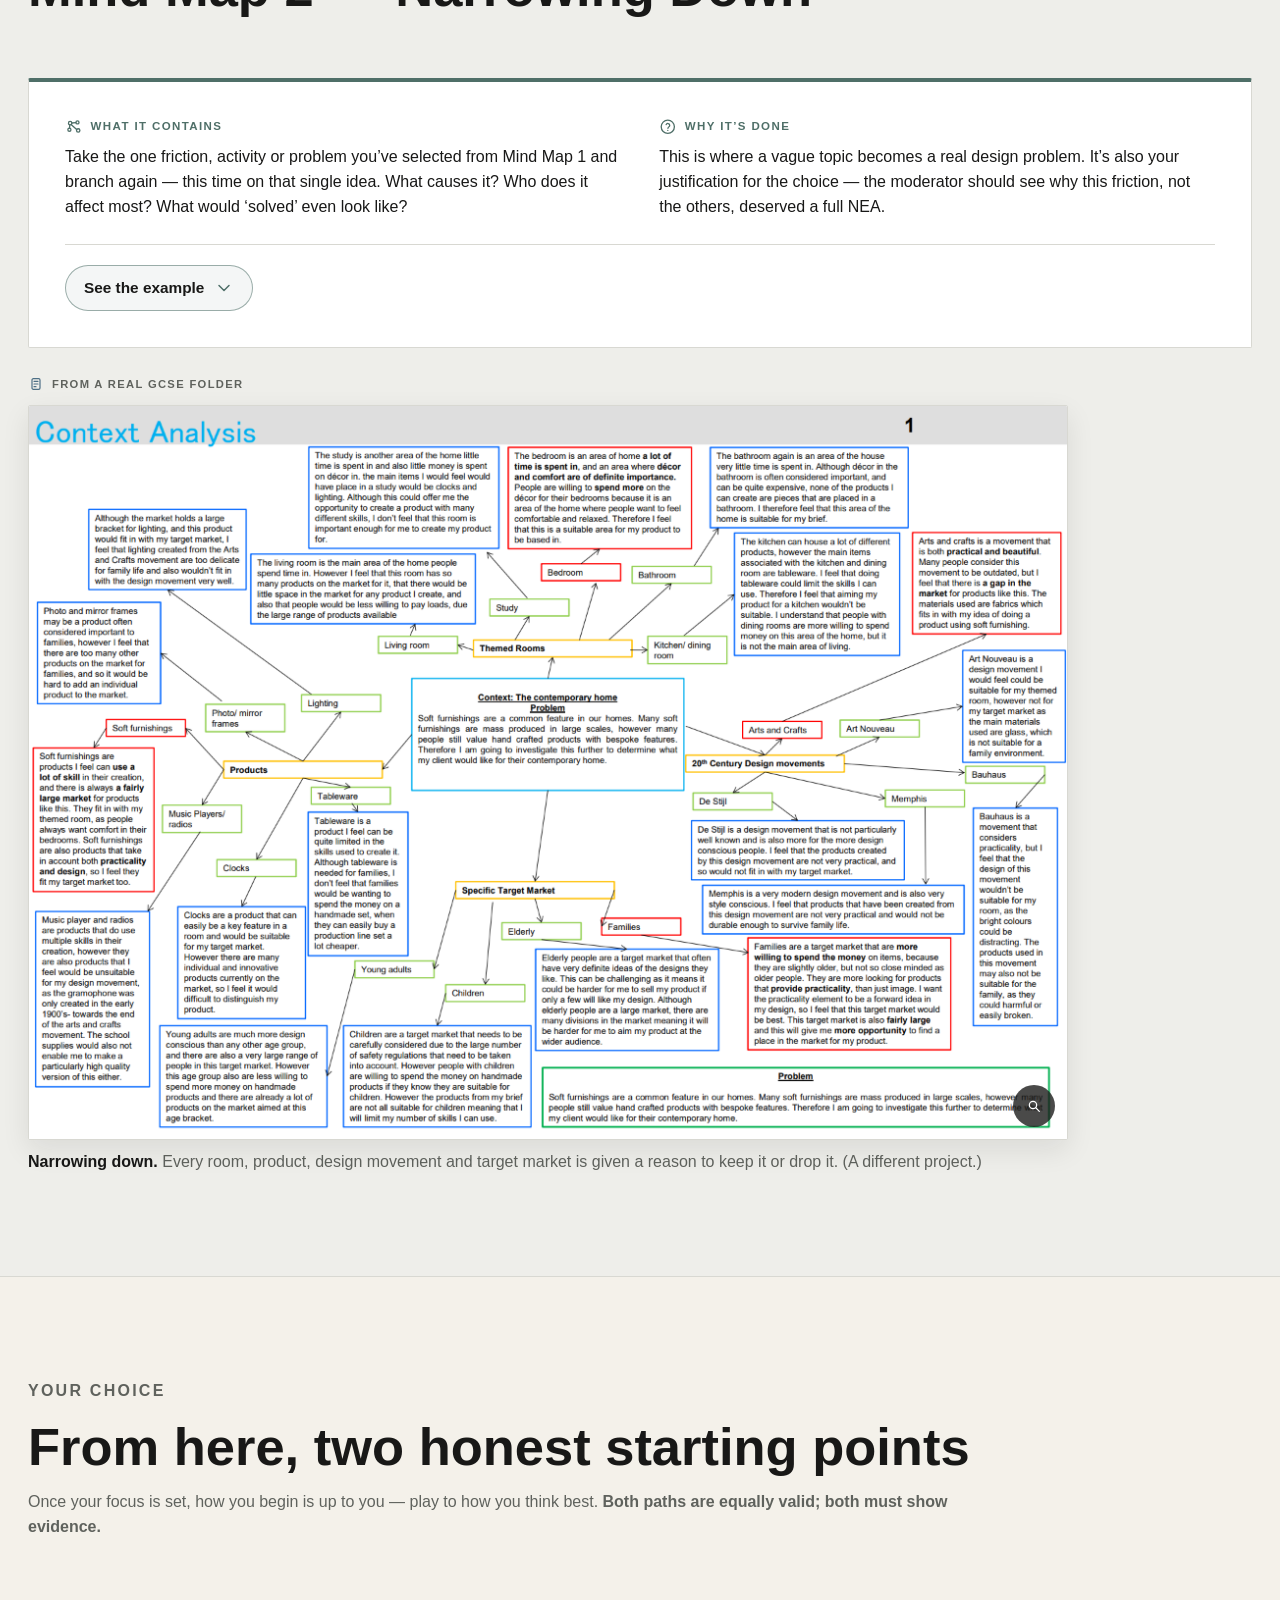
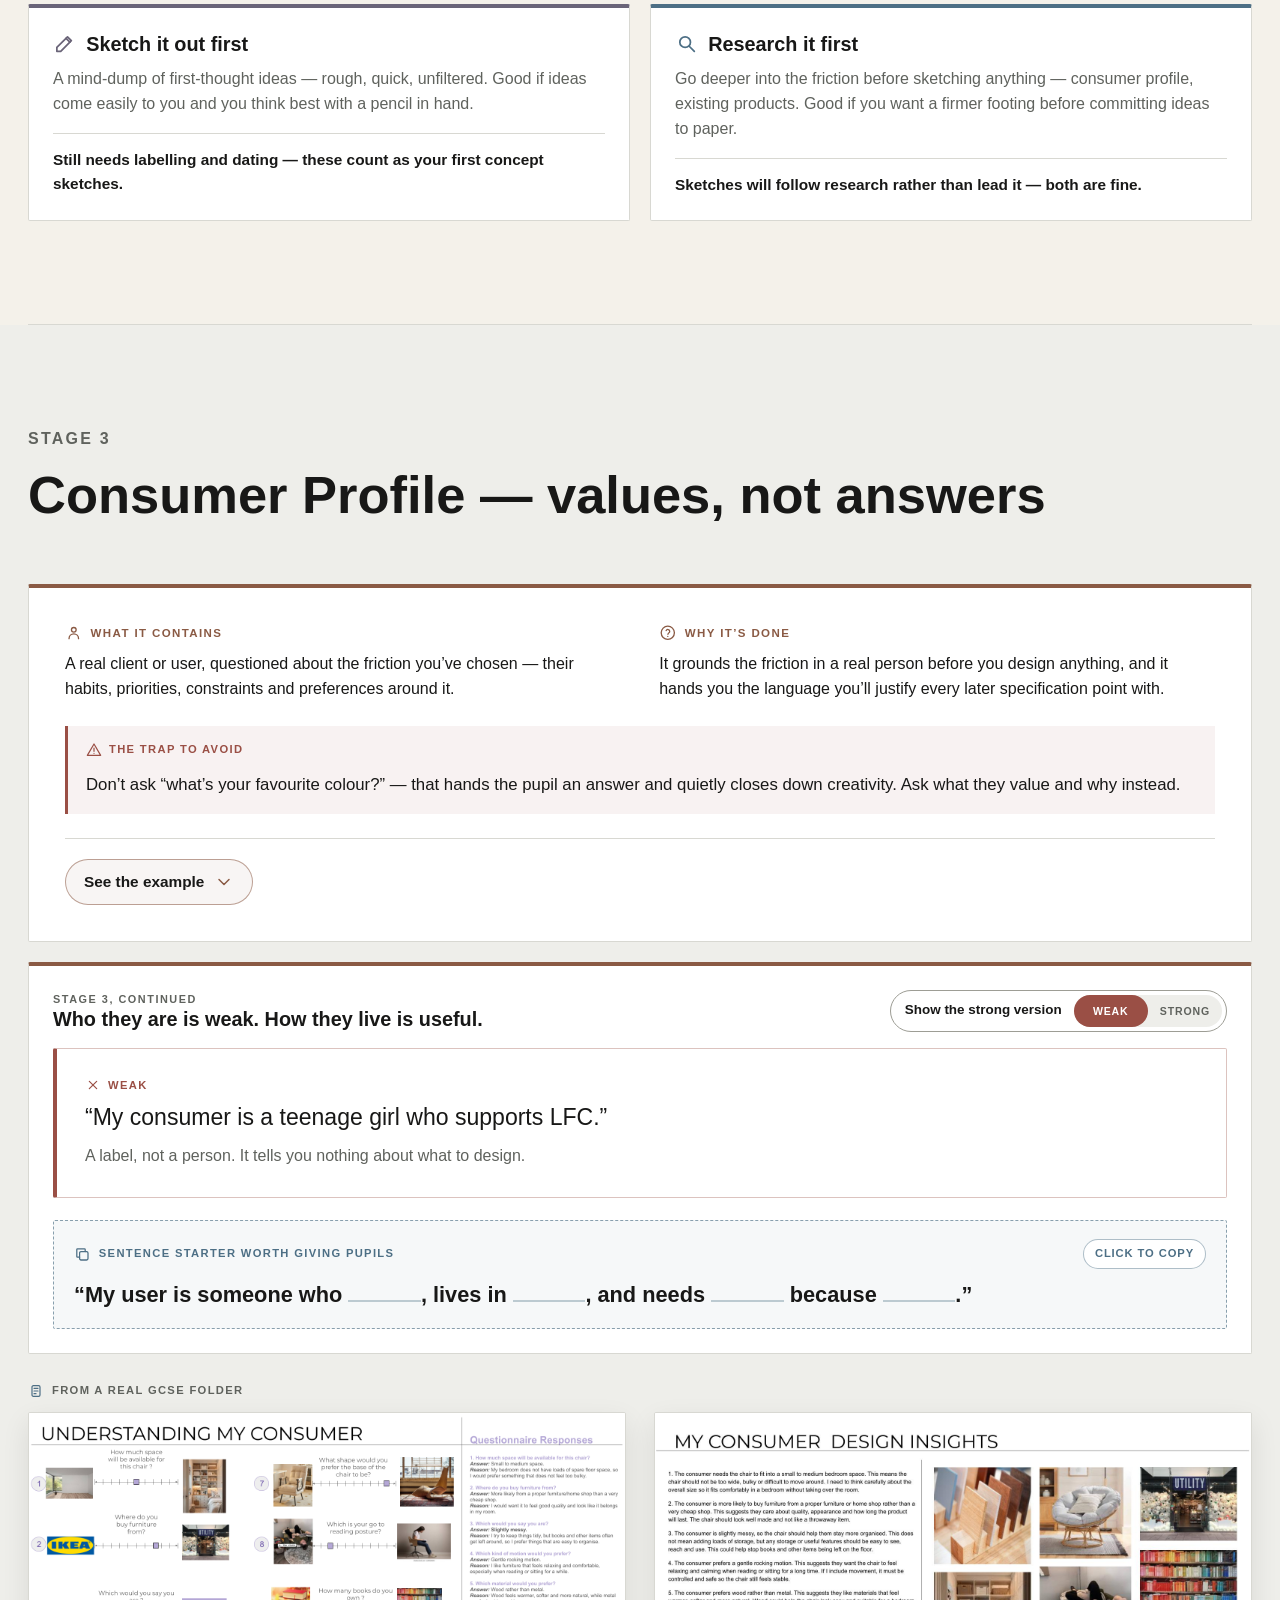
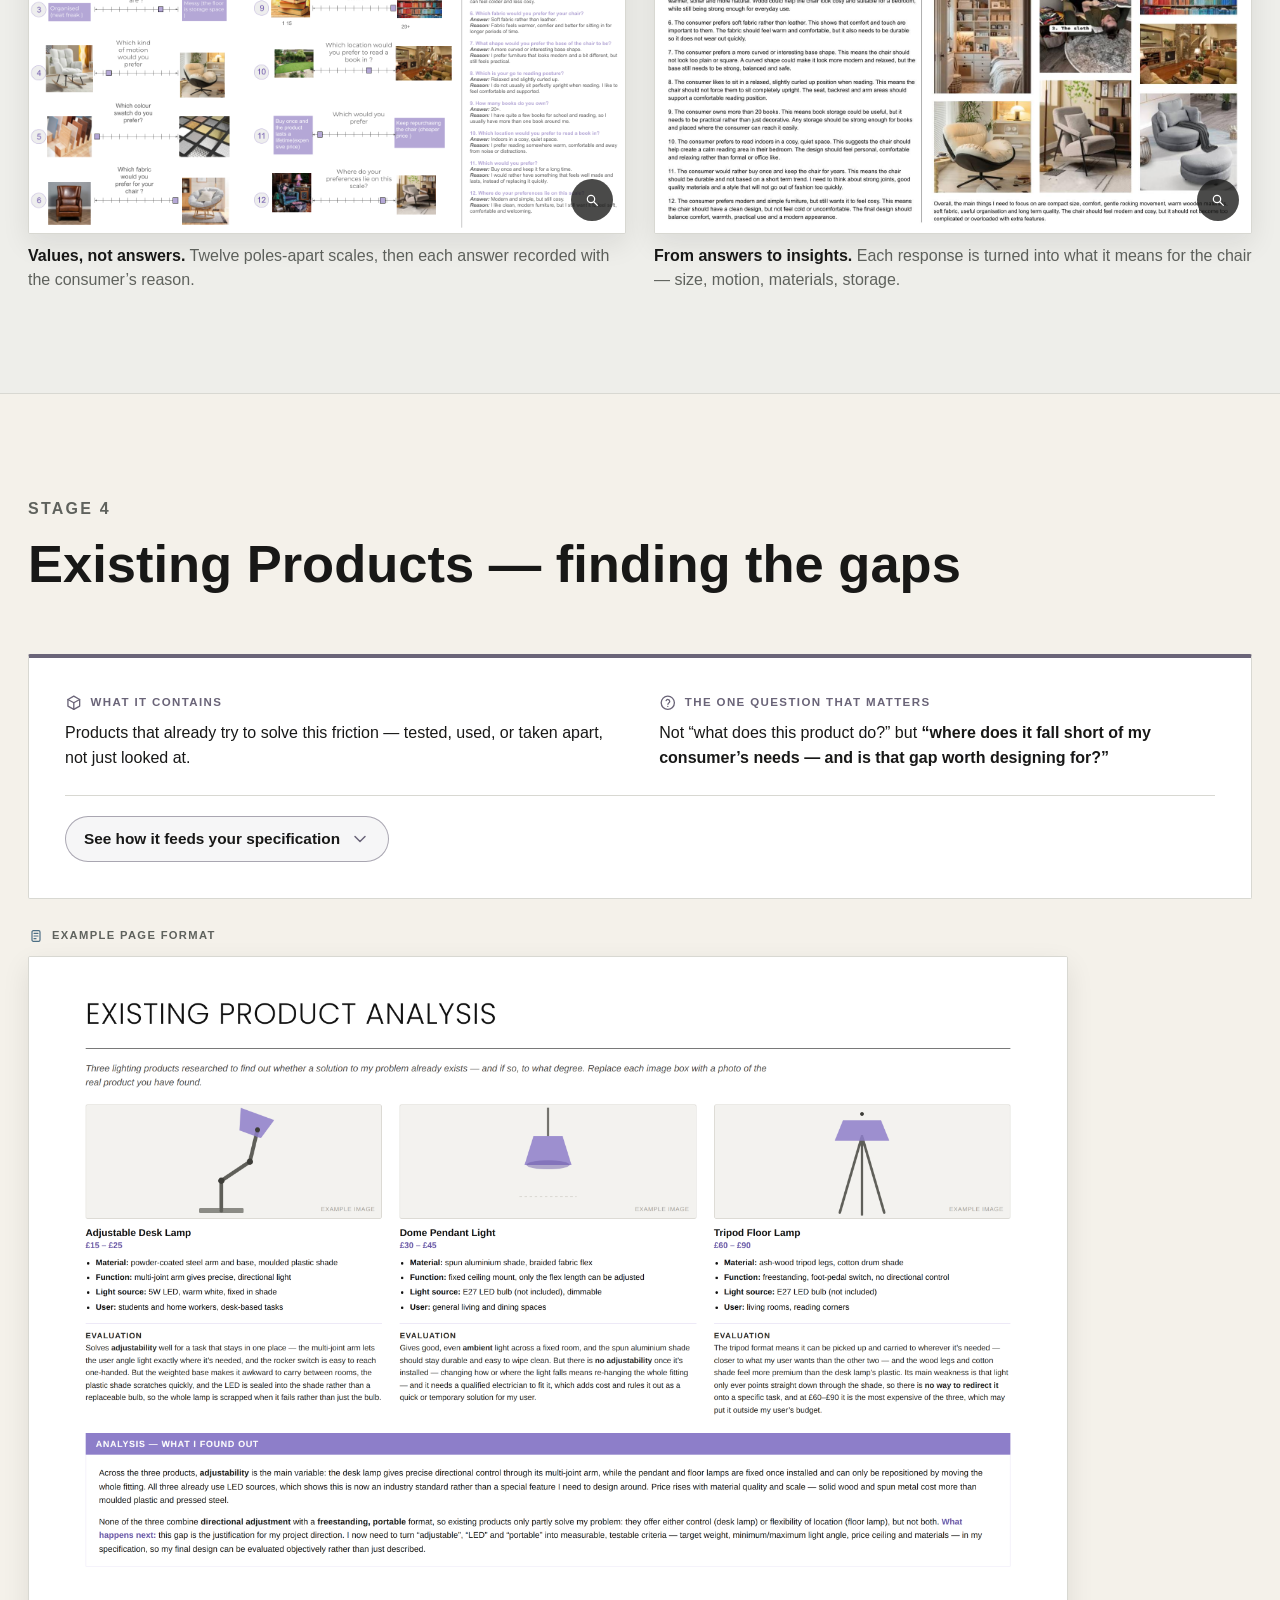
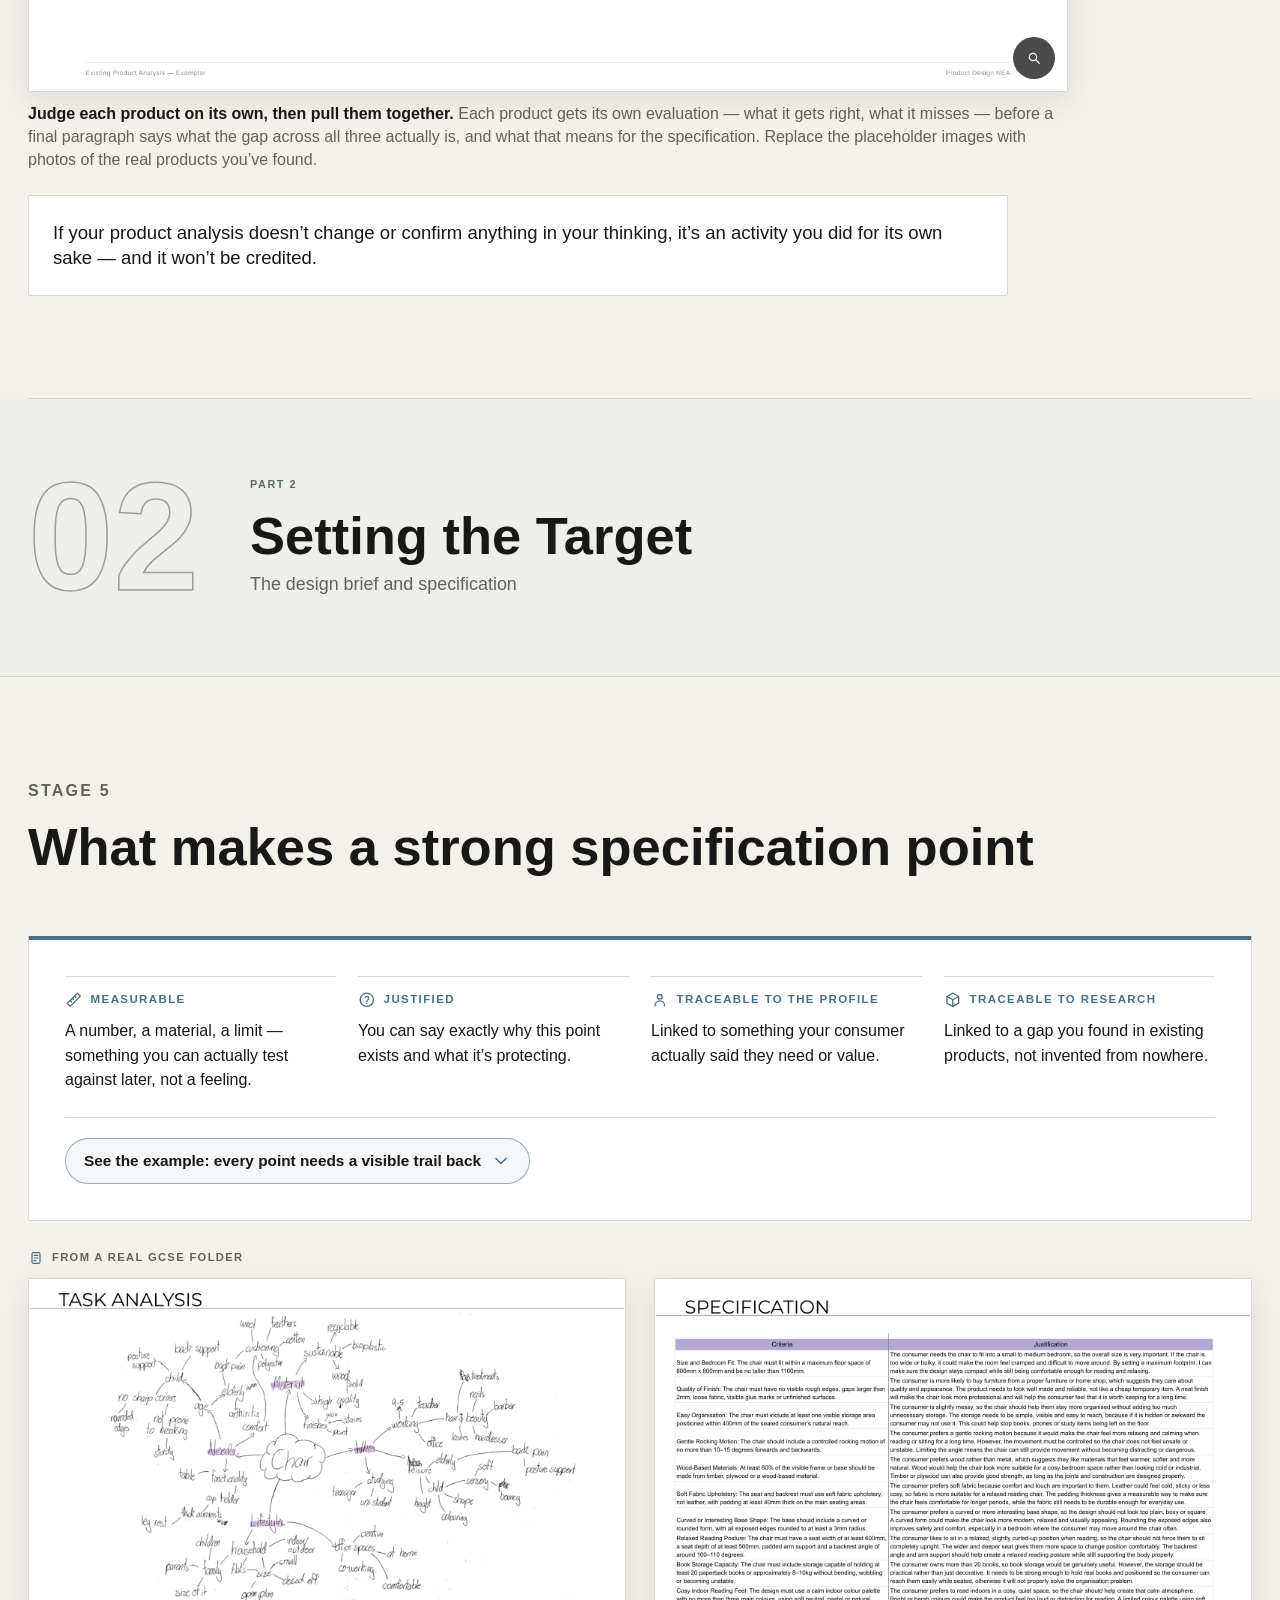
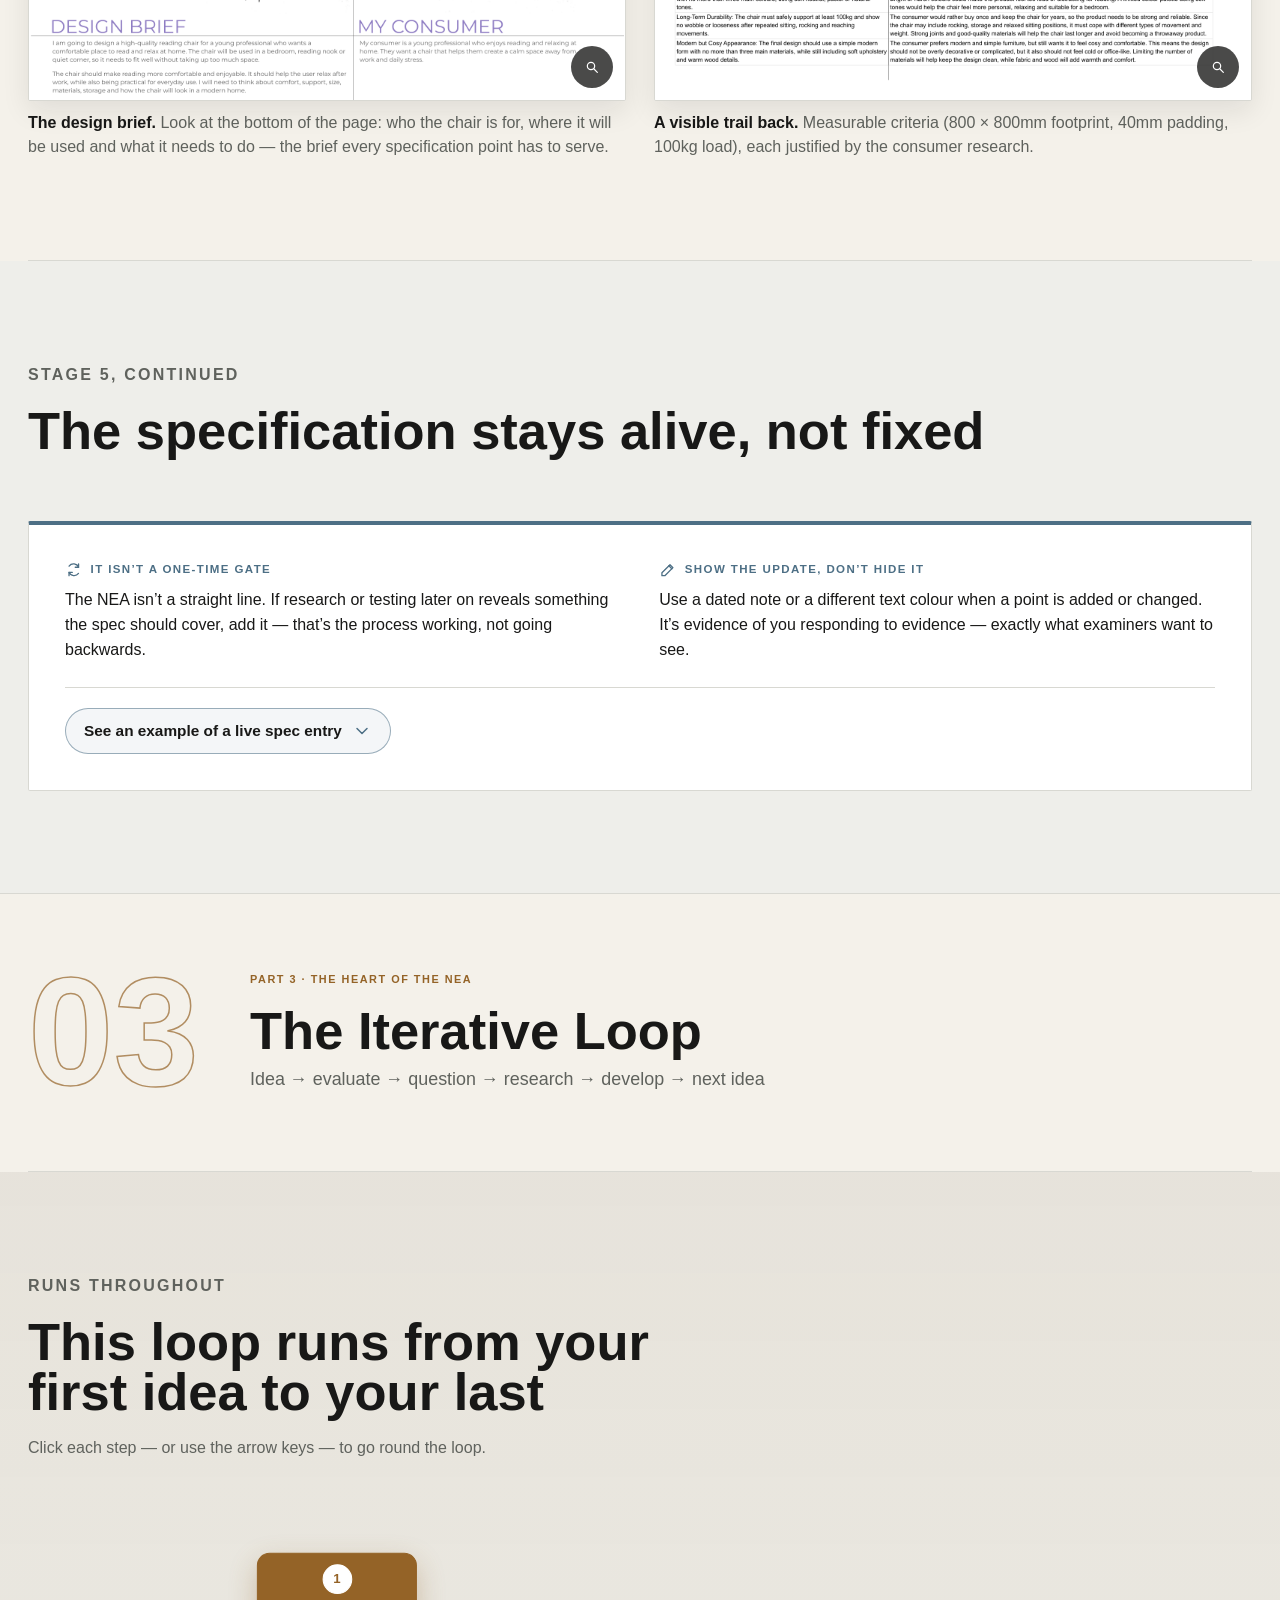
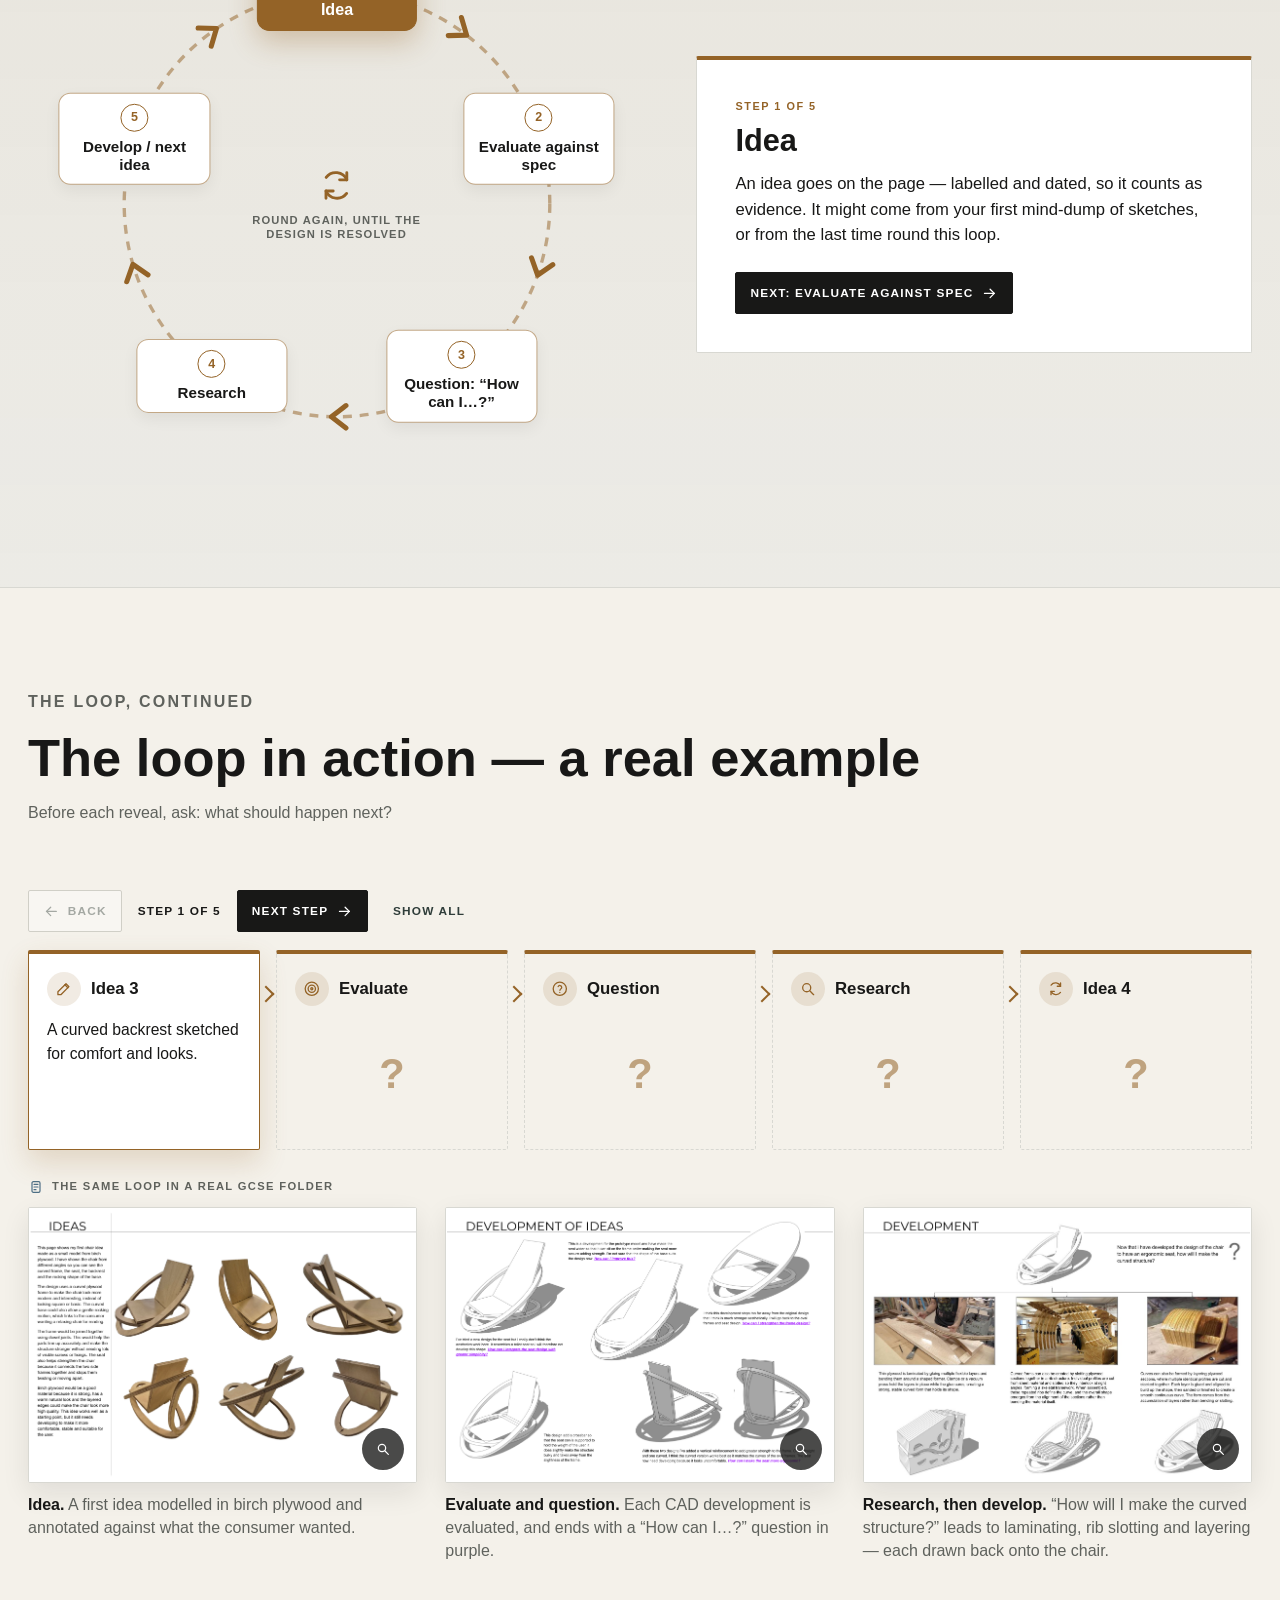
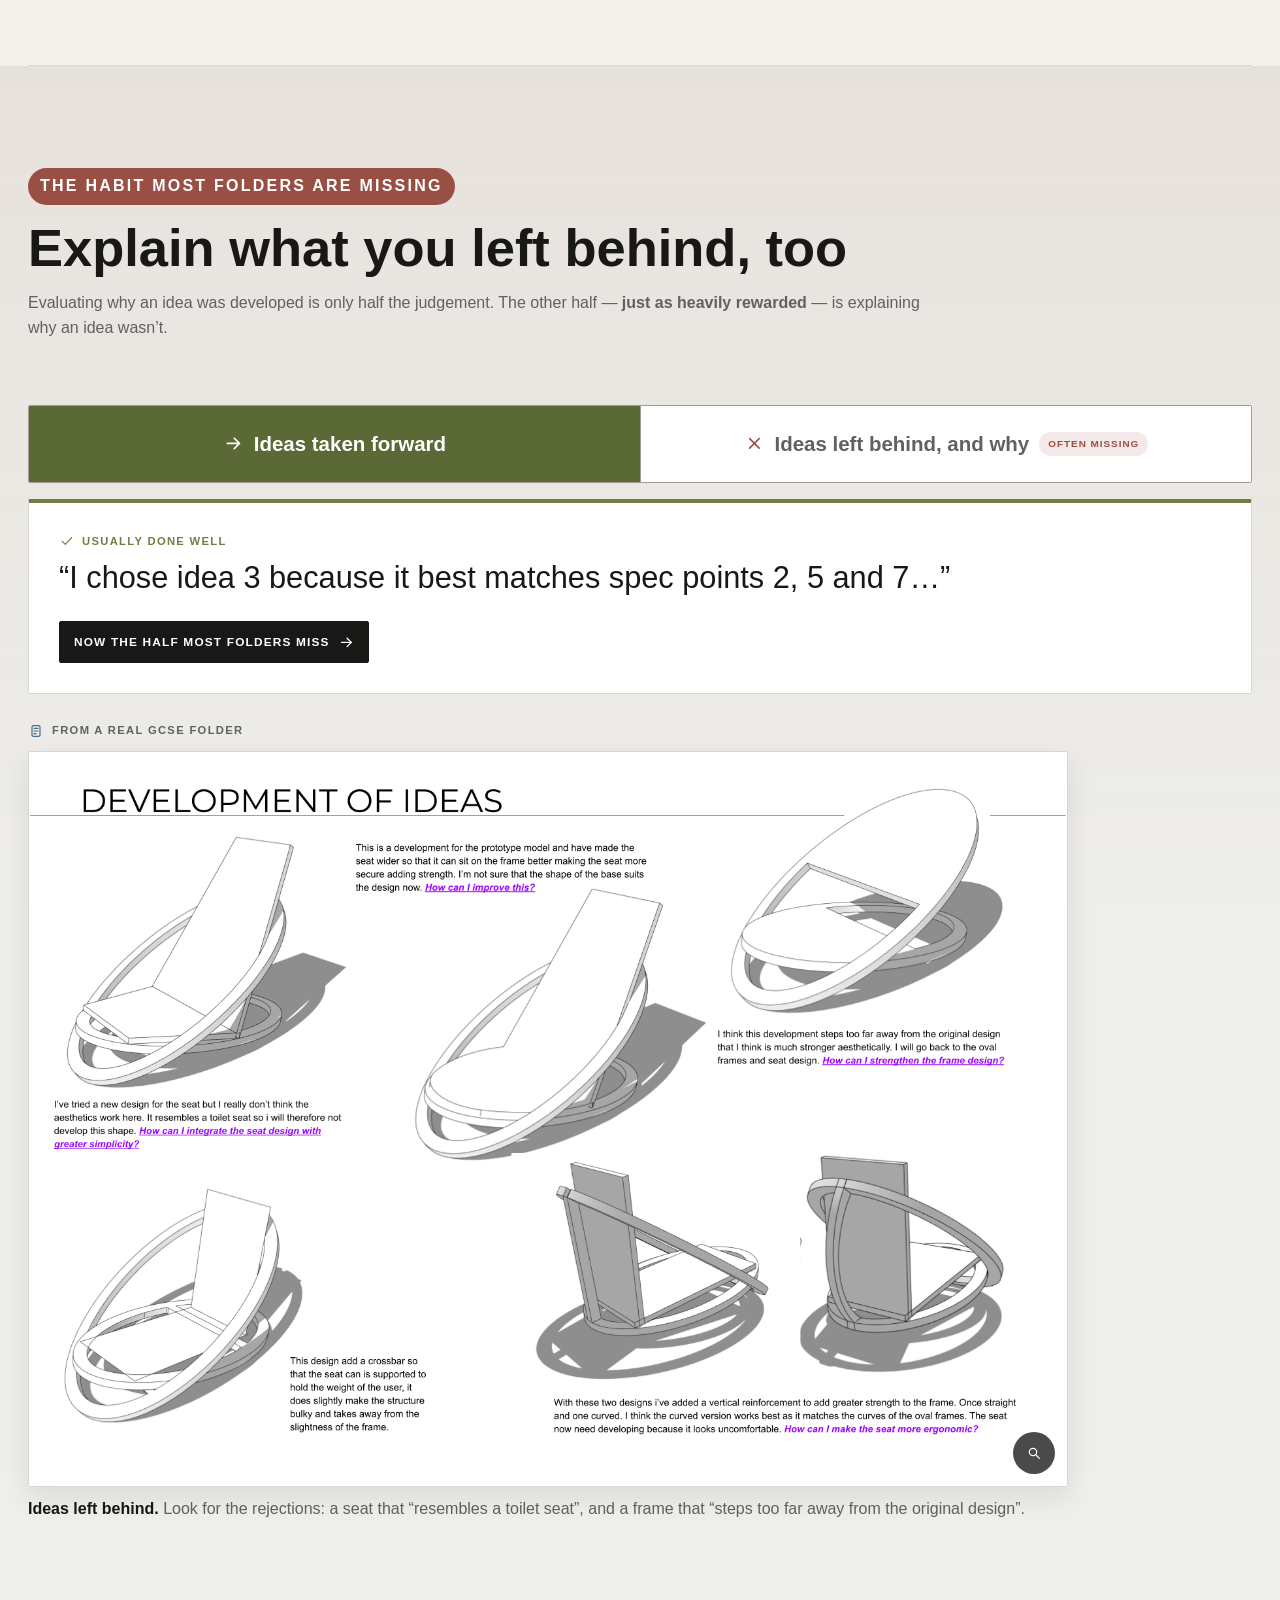
<file: nea-journey.html>
<!DOCTYPE html>
<html lang="en">
<head>
  <meta charset="utf-8">
  <meta name="viewport" content="width=device-width, initial-scale=1">
  <title>NEA Journey | Darren O'Neill</title>
  <meta name="description" content="An interactive explainer of how a GCSE Design and Technology NEA folder should flow, from task analysis to final evaluation, and why every piece is there.">
  <link rel="stylesheet" href="styles.css">
  <link rel="stylesheet" href="nea-timeline.css">
  <script src="script.js" defer></script>
  <script src="nea-journey.js" defer></script>
<script src="nea-timeline.js" defer></script>
</head>
<body class="nea-resource-page nea-journey-page">
  <a class="skip-link" href="#main-content">Skip to content</a>
  <nav class="site-nav" aria-label="Primary">
    <div class="site-nav-inner">
      <a class="site-nav-brand" href="index.html">Mr O&rsquo;Neill</a>
      <ul class="site-nav-list">
        <li><a href="index.html">Portfolio</a></li>
        <li><a href="nea-problem-finding.html">NEA Problem Finding</a></li>
        <li><a href="consumer-profile.html">Consumer Profile</a></li>
        <li><a href="initial-ideas.html">Initial Ideas</a></li>
        <li><a href="nea-journey.html" aria-current="page">NEA Journey</a></li>
        <li><a href="nea-timeline.html">NEA Timeline</a></li>
        <li><a href="revision-design-theory.html">Revision</a></li>
      </ul>
    </div>
  </nav>
<div class="nea-strip" data-nea-timeline-strip>
  <!-- Filled in by nea-timeline.js; links to the full NEA timeline -->
</div>

  <svg class="nea-icon-sprite" aria-hidden="true" focusable="false">
    <symbol id="nea-icon-user" viewBox="0 0 24 24"><circle cx="12" cy="8" r="3.2"></circle><path d="M5.5 20a6.5 6.5 0 0 1 13 0"></path></symbol>
    <symbol id="nea-icon-place" viewBox="0 0 24 24"><path d="M12 21s6-5.4 6-11a6 6 0 0 0-12 0c0 5.6 6 11 6 11z"></path><circle cx="12" cy="10" r="2.1"></circle></symbol>
    <symbol id="nea-icon-problem" viewBox="0 0 24 24"><path d="M12 3 22 20H2L12 3z"></path><path d="M12 9v5"></path><path d="M12 17h.01"></path></symbol>
    <symbol id="nea-icon-product" viewBox="0 0 24 24"><path d="m12 3 8 4.5v9L12 21l-8-4.5v-9L12 3z"></path><path d="m4 7.5 8 4.5 8-4.5"></path><path d="M12 12v9"></path></symbol>
    <symbol id="nea-icon-opportunity" viewBox="0 0 24 24"><path d="M12 3v3"></path><path d="M12 18v3"></path><path d="M4.6 5.6 6.7 7.7"></path><path d="m17.3 16.3 2.1 2.1"></path><path d="M3 12h3"></path><path d="M18 12h3"></path><path d="m4.6 18.4 2.1-2.1"></path><path d="m17.3 7.7 2.1-2.1"></path><circle cx="12" cy="12" r="3.1"></circle></symbol>
    <symbol id="nea-icon-evidence" viewBox="0 0 24 24"><rect x="6" y="4" width="12" height="16" rx="2"></rect><path d="M9 8h6"></path><path d="M9 12h6"></path><path d="M9 16h3"></path></symbol>
    <symbol id="nea-icon-search" viewBox="0 0 24 24"><circle cx="10.5" cy="10.5" r="5.5"></circle><path d="m15 15 5 5"></path></symbol>
    <symbol id="nea-icon-question" viewBox="0 0 24 24"><circle cx="12" cy="12" r="9"></circle><path d="M9.8 9a2.5 2.5 0 0 1 4.8 1.1c0 1.8-2.4 2.2-2.4 4"></path><path d="M12 17h.01"></path></symbol>
    <symbol id="nea-icon-loop" viewBox="0 0 24 24"><path d="M18.5 8.5A7.5 7.5 0 0 0 5.6 7"></path><path d="M18.5 4v4.5H14"></path><path d="M5.5 15.5A7.5 7.5 0 0 0 18.4 17"></path><path d="M5.5 20v-4.5H10"></path></symbol>
    <symbol id="nea-icon-mindmap" viewBox="0 0 24 24"><circle cx="7" cy="7" r="2.3"></circle><circle cx="17" cy="6" r="2.1"></circle><circle cx="18" cy="17" r="2.3"></circle><circle cx="6" cy="16" r="2.1"></circle><path d="M9.2 6.8 14.9 6.2"></path><path d="M8.3 8.9 15.9 15.6"></path><path d="M6.5 9.3 6.2 13.9"></path></symbol>
    <symbol id="nea-icon-pencil" viewBox="0 0 24 24"><path d="M4 20h4L19 9l-4-4L4 16v4z"></path><path d="m13.5 6.5 4 4"></path></symbol>
    <symbol id="nea-icon-target" viewBox="0 0 24 24"><circle cx="12" cy="12" r="9"></circle><circle cx="12" cy="12" r="5"></circle><circle cx="12" cy="12" r="1.4"></circle></symbol>
    <symbol id="nea-icon-chat" viewBox="0 0 24 24"><path d="M4 5h16v11H9l-5 4V5z"></path><path d="M8 9.5h8"></path><path d="M8 12.5h5"></path></symbol>
    <symbol id="nea-icon-ruler" viewBox="0 0 24 24"><path d="M3 17 17 3l4 4L7 21l-4-4z"></path><path d="m7 13 2 2"></path><path d="m10 10 2 2"></path><path d="m13 7 2 2"></path></symbol>
    <symbol id="nea-icon-plan" viewBox="0 0 24 24"><rect x="5" y="4" width="14" height="17" rx="2"></rect><path d="M9 4V3h6v1"></path><path d="m8.5 11 1.5 1.5L13 9.5"></path><path d="M8.5 16.5h7"></path></symbol>
    <symbol id="nea-icon-wrench" viewBox="0 0 24 24"><path d="M15.5 4.5a4.5 4.5 0 0 0-4.3 5.8L4 17.5 6.5 20l7.2-7.2a4.5 4.5 0 0 0 5.8-4.3l-2.7 2.7-2.9-.6-.6-2.9 2.7-2.7z"></path></symbol>
    <symbol id="nea-icon-check" viewBox="0 0 24 24"><path d="m5 12.5 4.5 4.5L19 7"></path></symbol>
    <symbol id="nea-icon-cross" viewBox="0 0 24 24"><path d="M6.5 6.5l11 11"></path><path d="M17.5 6.5l-11 11"></path></symbol>
    <symbol id="nea-icon-copy" viewBox="0 0 24 24"><rect x="8" y="8" width="12" height="12" rx="2"></rect><path d="M16 8V5a1 1 0 0 0-1-1H5a1 1 0 0 0-1 1v10a1 1 0 0 0 1 1h3"></path></symbol>
    <symbol id="nea-icon-chevron" viewBox="0 0 24 24"><path d="m6 9 6 6 6-6"></path></symbol>
    <symbol id="nea-icon-arrow-right" viewBox="0 0 24 24"><path d="M5 12h14"></path><path d="m13 6 6 6-6 6"></path></symbol>
    <symbol id="nea-icon-arrow-left" viewBox="0 0 24 24"><path d="M19 12H5"></path><path d="m11 6-6 6 6 6"></path></symbol>
    <symbol id="nea-icon-screen" viewBox="0 0 24 24"><rect x="3" y="4" width="18" height="12" rx="1.5"></rect><path d="M12 16v4"></path><path d="M8 20h8"></path></symbol>
    <symbol id="nea-icon-layers" viewBox="0 0 24 24"><path d="m12 3 9 5-9 5-9-5 9-5z"></path><path d="m3 13 9 5 9-5"></path><path d="m3 17.5 9 5 9-5"></path></symbol>
  </svg>

  <div class="journey-bar" data-journey-bar>
    <div class="journey-bar-inner">
      <nav class="journey-minimap" aria-label="NEA stages">
        <ol class="journey-minimap-list" data-minimap>
          <li><a href="#stage-task-analysis" data-node="task-analysis" title="1 &middot; Task Analysis"><span class="journey-dot" aria-hidden="true">1</span><span class="visually-hidden">Stage 1: Task Analysis</span></a></li>
          <li><a href="#stage-narrow" data-node="narrow" title="2 &middot; Narrow the Focus"><span class="journey-dot" aria-hidden="true">2</span><span class="visually-hidden">Stage 2: Narrow the Focus</span></a></li>
          <li><a href="#stage-consumer" data-node="consumer" title="3 &middot; Consumer Profile"><span class="journey-dot" aria-hidden="true">3</span><span class="visually-hidden">Stage 3: Consumer Profile</span></a></li>
          <li><a href="#stage-products" data-node="products" title="4 &middot; Existing Products"><span class="journey-dot" aria-hidden="true">4</span><span class="visually-hidden">Stage 4: Existing Products</span></a></li>
          <li><a href="#stage-spec" data-node="spec" title="5 &middot; Design Brief &amp; Specification"><span class="journey-dot" aria-hidden="true">5</span><span class="visually-hidden">Stage 5: Design Brief and Specification</span></a></li>
          <li class="journey-minimap-loop"><a href="#stage-loop" data-node="loop" title="Iterate throughout: the loop"><span class="journey-dot" aria-hidden="true"><svg class="nea-icon"><use href="#nea-icon-loop"></use></svg></span><span class="visually-hidden">The iterative loop</span></a></li>
          <li><a href="#stage-client" data-node="client" title="6 &middot; Client Check-ins"><span class="journey-dot" aria-hidden="true">6</span><span class="visually-hidden">Stage 6: Client Check-ins</span></a></li>
          <li><a href="#stage-drawings" data-node="drawings" title="7 &middot; Final Drawings"><span class="journey-dot" aria-hidden="true">7</span><span class="visually-hidden">Stage 7: Final Drawings</span></a></li>
          <li><a href="#stage-manufacturing" data-node="manufacturing" title="8 &middot; Manufacturing Specification"><span class="journey-dot" aria-hidden="true">8</span><span class="visually-hidden">Stage 8: Manufacturing Specification</span></a></li>
          <li><a href="#step-make" data-node="make" title="9 &middot; Make the Prototype"><span class="journey-dot" aria-hidden="true">9</span><span class="visually-hidden">Stage 9: Make the Prototype</span></a></li>
          <li><a href="#step-test" data-node="test" title="10 &middot; Test With the Client"><span class="journey-dot" aria-hidden="true">10</span><span class="visually-hidden">Stage 10: Test With the Client</span></a></li>
          <li><a href="#step-evaluate" data-node="evaluate" title="11 &middot; Evaluate vs the Spec"><span class="journey-dot" aria-hidden="true">11</span><span class="visually-hidden">Stage 11: Evaluate vs the Spec</span></a></li>
        </ol>
      </nav>
      <p class="journey-bar-status" data-journey-status aria-hidden="true">Intro</p>
      <button class="journey-mode-toggle" type="button" aria-pressed="false" data-mode-toggle>
        <svg class="nea-icon" aria-hidden="true"><use href="#nea-icon-screen"></use></svg>
        <span>Present mode</span>
      </button>
    </div>
  </div>

  <header class="site-hero journey-slide" id="intro" data-slide data-title="Intro" aria-labelledby="intro-heading">
    <div class="hero-inner">
      <div class="hero-copy">
        <p class="eyebrow">GCSE Design &amp; Technology &middot; Non-exam assessment</p>
        <h1 id="intro-heading" tabindex="-1"><span>Every Piece</span><span>Has a Reason</span></h1>
        <p class="tagline">How your NEA folder should flow &mdash; one stage to the next, and why each one is there.</p>
        <div class="journey-hero-actions">
          <a class="pdf-link" href="#rule">Start the journey</a>
          <a class="pdf-link" href="#big-picture">See all eleven stages</a>
        </div>
      </div>
      <aside class="journey-hero-panel" aria-label="The two habits this page keeps coming back to">
        <p class="section-kicker">Two habits, all the way through</p>
        <div class="journey-hero-habit nea-lens nea-lens--evidence">
          <span class="journey-hero-habit-icon" aria-hidden="true"><svg class="nea-icon"><use href="#nea-icon-question"></use></svg></span>
          <p><strong>A reason for every page.</strong> If a page can&rsquo;t say why it&rsquo;s there, ask what came before it that should have raised the question.</p>
        </div>
        <div class="journey-hero-habit nea-lens nea-lens--problems">
          <span class="journey-hero-habit-icon" aria-hidden="true"><svg class="nea-icon"><use href="#nea-icon-cross"></use></svg></span>
          <p><strong>The ideas you left behind, explained.</strong> Rejecting an idea is a design decision too &mdash; justify it like one.</p>
        </div>
      </aside>
    </div>
  </header>

  <main id="main-content">
    <section class="section section-primary journey-slide" id="rule" data-slide data-title="Intro &middot; The rule behind everything" aria-labelledby="rule-heading">
      <div class="section-header">
        <p class="section-kicker">The rule behind everything</p>
        <h2 id="rule-heading" tabindex="-1">Nothing in your folder stands alone</h2>
      </div>
      <p class="journey-rule-statement">Every page should answer a question raised by the page <span class="nea-highlight nea-highlight--evidence">before it</span>.</p>
      <ol class="journey-rule-chain" aria-label="How one real folder page raises the question the next page answers">
        <li class="journey-chain-page">
          <button class="image-card journey-chain-thumb" type="button" data-image="1-gcse-task-analysis.png" data-title="Task analysis mind map" data-kind="GCSE NEA folder page" data-caption="Task analysis mind map">
            <img alt="" aria-hidden="true">
            <span class="placeholder-content"><span>Image needed</span><small>assets/images/1-gcse-task-analysis.png</small></span>
            <span class="journey-thumb-zoom" aria-hidden="true"><svg class="nea-icon"><use href="#nea-icon-search"></use></svg></span>
            <span class="visually-hidden">Opens a larger view</span>
          </button>
          <span class="journey-chain-name">Task analysis</span>
        </li>
        <li class="journey-chain-link">
          <span class="journey-chain-arrow" aria-hidden="true"><svg class="nea-icon"><use href="#nea-icon-question"></use></svg></span>
          <span class="journey-chain-question"><span class="visually-hidden">which raises the question: </span>Who is this really for?</span>
        </li>
        <li class="journey-chain-page">
          <button class="image-card journey-chain-thumb" type="button" data-image="2-gcse-consumer-research.png" data-title="Consumer questionnaire with answers and reasons" data-kind="GCSE NEA folder page" data-caption="Consumer questionnaire with answers and reasons">
            <img alt="" aria-hidden="true">
            <span class="placeholder-content"><span>Image needed</span><small>assets/images/2-gcse-consumer-research.png</small></span>
            <span class="journey-thumb-zoom" aria-hidden="true"><svg class="nea-icon"><use href="#nea-icon-search"></use></svg></span>
            <span class="visually-hidden">Opens a larger view</span>
          </button>
          <span class="journey-chain-name">Consumer research</span>
        </li>
        <li class="journey-chain-link">
          <span class="journey-chain-arrow" aria-hidden="true"><svg class="nea-icon"><use href="#nea-icon-question"></use></svg></span>
          <span class="journey-chain-question"><span class="visually-hidden">which raises the question: </span>What do their answers mean?</span>
        </li>
        <li class="journey-chain-page">
          <button class="image-card journey-chain-thumb" type="button" data-image="3-gcse-consumer-insights.jpg" data-title="Consumer design insights" data-kind="GCSE NEA folder page" data-caption="Consumer design insights">
            <img alt="" aria-hidden="true">
            <span class="placeholder-content"><span>Image needed</span><small>assets/images/3-gcse-consumer-insights.jpg</small></span>
            <span class="journey-thumb-zoom" aria-hidden="true"><svg class="nea-icon"><use href="#nea-icon-search"></use></svg></span>
            <span class="visually-hidden">Opens a larger view</span>
          </button>
          <span class="journey-chain-name">Consumer insights</span>
        </li>
        <li class="journey-chain-link">
          <span class="journey-chain-arrow" aria-hidden="true"><svg class="nea-icon"><use href="#nea-icon-question"></use></svg></span>
          <span class="journey-chain-question"><span class="visually-hidden">which raises the question: </span>What must the design do?</span>
        </li>
        <li class="journey-chain-page">
          <button class="image-card journey-chain-thumb" type="button" data-image="4-gcse-specification.png" data-title="Specification with justifications" data-kind="GCSE NEA folder page" data-caption="Specification with justifications">
            <img alt="" aria-hidden="true">
            <span class="placeholder-content"><span>Image needed</span><small>assets/images/4-gcse-specification.png</small></span>
            <span class="journey-thumb-zoom" aria-hidden="true"><svg class="nea-icon"><use href="#nea-icon-search"></use></svg></span>
            <span class="visually-hidden">Opens a larger view</span>
          </button>
          <span class="journey-chain-name">Specification</span>
        </li>
      </ol>
      <div class="nea-contrast-flow nea-contrast-flow--even">
        <article class="nea-comparison-card nea-contrast-card nea-lens nea-lens--problems">
          <div class="nea-card-heading">
            <svg class="nea-icon" aria-hidden="true"><use href="#nea-icon-arrow-left"></use></svg>
            <p class="section-kicker">If a page doesn&rsquo;t answer a question&hellip;</p>
          </div>
          <blockquote>&hellip;ask what came before it that should have raised one.</blockquote>
        </article>
        <article class="nea-comparison-card nea-contrast-card nea-lens nea-lens--opportunities">
          <div class="nea-card-heading">
            <svg class="nea-icon" aria-hidden="true"><use href="#nea-icon-arrow-right"></use></svg>
            <p class="section-kicker">If it doesn&rsquo;t lead anywhere&hellip;</p>
          </div>
          <blockquote>&hellip;ask what question it should now be raising for the next page.</blockquote>
        </article>
      </div>
    </section>

    <section class="section section-quiet journey-slide" id="big-picture" data-slide data-title="Intro &middot; The NEA at a glance" aria-labelledby="map-heading">
      <div class="section-header">
        <p class="section-kicker">The big picture</p>
        <h2 id="map-heading" tabindex="-1">The NEA at a glance</h2>
        <p>Eleven stages &mdash; but not eleven separate boxes. Each one feeds the next, and evaluation runs through all of them. <strong>Click a stage to jump to it.</strong></p>
      </div>

      <div class="journey-map">
        <ol class="journey-map-row journey-map-row--thumbs">
          <li class="nea-lens nea-lens--problems">
            <a class="journey-map-node" href="#stage-task-analysis" data-node="task-analysis"><span class="journey-map-num">1</span><svg class="nea-icon" aria-hidden="true"><use href="#nea-icon-mindmap"></use></svg><span class="journey-map-name">Task Analysis</span></a>
            <button class="image-card journey-map-thumb" type="button" data-image="1-gcse-task-analysis.png" data-title="Example page: task analysis mind map" data-kind="GCSE NEA folder page" data-caption="Example page: task analysis mind map">
              <img alt="" aria-hidden="true">
              <span class="placeholder-content"><span>Image needed</span><small>assets/images/1-gcse-task-analysis.png</small></span>
              <span class="journey-thumb-zoom" aria-hidden="true"><svg class="nea-icon"><use href="#nea-icon-search"></use></svg></span>
              <span class="visually-hidden">Opens a larger view</span>
            </button>
          </li>
          <li class="nea-lens nea-lens--places">
            <a class="journey-map-node" href="#stage-narrow" data-node="narrow"><span class="journey-map-num">2</span><svg class="nea-icon" aria-hidden="true"><use href="#nea-icon-search"></use></svg><span class="journey-map-name">Narrow the Focus</span></a>
            <button class="image-card journey-map-thumb" type="button" data-image="2-gcse-task-analysis.png" data-title="Example page: context analysis narrowing down the focus" data-kind="GCSE NEA folder page" data-caption="Example page: context analysis narrowing down the focus">
              <img alt="" aria-hidden="true">
              <span class="placeholder-content"><span>Image needed</span><small>assets/images/2-gcse-task-analysis.png</small></span>
              <span class="journey-thumb-zoom" aria-hidden="true"><svg class="nea-icon"><use href="#nea-icon-search"></use></svg></span>
              <span class="visually-hidden">Opens a larger view</span>
            </button>
          </li>
          <li class="nea-lens nea-lens--people">
            <a class="journey-map-node" href="#stage-consumer" data-node="consumer"><span class="journey-map-num">3</span><svg class="nea-icon" aria-hidden="true"><use href="#nea-icon-user"></use></svg><span class="journey-map-name">Consumer Profile</span></a>
            <button class="image-card journey-map-thumb" type="button" data-image="2-gcse-consumer-research.png" data-title="Example page: consumer questionnaire with answers and reasons" data-kind="GCSE NEA folder page" data-caption="Example page: consumer questionnaire with answers and reasons">
              <img alt="" aria-hidden="true">
              <span class="placeholder-content"><span>Image needed</span><small>assets/images/2-gcse-consumer-research.png</small></span>
              <span class="journey-thumb-zoom" aria-hidden="true"><svg class="nea-icon"><use href="#nea-icon-search"></use></svg></span>
              <span class="visually-hidden">Opens a larger view</span>
            </button>
          </li>
          <li class="nea-lens nea-lens--products">
            <a class="journey-map-node" href="#stage-products" data-node="products"><span class="journey-map-num">4</span><svg class="nea-icon" aria-hidden="true"><use href="#nea-icon-product"></use></svg><span class="journey-map-name">Existing Products</span></a>
            <button class="image-card journey-map-thumb" type="button" data-image="existing-product-analysis-lighting.png" data-title="Example page: three lighting products analysed and judged against the design brief" data-kind="Exemplar layout, not a real pupil page" data-caption="Example page: three lighting products analysed and judged against the design brief">
              <img alt="" aria-hidden="true">
              <span class="placeholder-content"><span>Image needed</span><small>assets/images/existing-product-analysis-lighting.png</small></span>
              <span class="journey-thumb-zoom" aria-hidden="true"><svg class="nea-icon"><use href="#nea-icon-search"></use></svg></span>
              <span class="visually-hidden">Opens a larger view</span>
            </button>
          </li>
          <li class="nea-lens nea-lens--evidence">
            <a class="journey-map-node" href="#stage-spec" data-node="spec"><span class="journey-map-num">5</span><svg class="nea-icon" aria-hidden="true"><use href="#nea-icon-target"></use></svg><span class="journey-map-name">Design Brief &amp; Specification</span></a>
            <button class="image-card journey-map-thumb" type="button" data-image="4-gcse-specification.png" data-title="Example page: specification with justifications" data-kind="GCSE NEA folder page" data-caption="Example page: specification with justifications">
              <img alt="" aria-hidden="true">
              <span class="placeholder-content"><span>Image needed</span><small>assets/images/4-gcse-specification.png</small></span>
              <span class="journey-thumb-zoom" aria-hidden="true"><svg class="nea-icon"><use href="#nea-icon-search"></use></svg></span>
              <span class="visually-hidden">Opens a larger view</span>
            </button>
          </li>
        </ol>

        <a class="journey-map-loop nea-lens nea-lens--loop" href="#stage-loop" data-node="loop">
          <span class="journey-mini-loop" aria-hidden="true">
            <svg class="journey-loop-ring" viewBox="0 0 100 100" focusable="false">
              <circle cx="50" cy="50" r="38"></circle>
              <g class="journey-loop-arrows">
                <path transform="rotate(36 50 50)" d="M48.4 10 51 12l-2.6 2"></path>
                <path transform="rotate(108 50 50)" d="M48.4 10 51 12l-2.6 2"></path>
                <path transform="rotate(180 50 50)" d="M48.4 10 51 12l-2.6 2"></path>
                <path transform="rotate(252 50 50)" d="M48.4 10 51 12l-2.6 2"></path>
                <path transform="rotate(324 50 50)" d="M48.4 10 51 12l-2.6 2"></path>
              </g>
            </svg>
            <span class="journey-mini-loop-centre"><svg class="nea-icon"><use href="#nea-icon-loop"></use></svg></span>
            <span class="journey-mini-loop-node" style="--x: 50%; --y: 12%; --i: 0;">Idea</span>
            <span class="journey-mini-loop-node" style="--x: 86.1%; --y: 38.3%; --i: 1;">Evaluate</span>
            <span class="journey-mini-loop-node" style="--x: 72.3%; --y: 80.7%; --i: 2;">Question</span>
            <span class="journey-mini-loop-node" style="--x: 27.7%; --y: 80.7%; --i: 3;">Research</span>
            <span class="journey-mini-loop-node" style="--x: 13.9%; --y: 38.3%; --i: 4;">Develop</span>
          </span>
          <span class="journey-map-loop-copy">
            <span class="journey-map-loop-kicker">Iterate throughout</span>
            <span class="journey-map-loop-title">Idea &rarr; evaluate against spec &rarr; question &rarr; research &rarr; develop &rarr; next idea</span>
            <span class="journey-map-loop-note">Not a stage you do once &mdash; this loop runs from your first idea to your last.</span>
            <span class="journey-map-loop-cta">Explore the loop <svg class="nea-icon" aria-hidden="true"><use href="#nea-icon-arrow-right"></use></svg></span>
          </span>
        </a>

        <ol class="journey-map-row" start="6">
          <li class="nea-lens nea-lens--people">
            <a class="journey-map-node" href="#stage-client" data-node="client"><span class="journey-map-num">6</span><svg class="nea-icon" aria-hidden="true"><use href="#nea-icon-chat"></use></svg><span class="journey-map-name">Client Check-ins</span></a>
          </li>
          <li class="nea-lens nea-lens--products">
            <a class="journey-map-node" href="#stage-drawings" data-node="drawings"><span class="journey-map-num">7</span><svg class="nea-icon" aria-hidden="true"><use href="#nea-icon-ruler"></use></svg><span class="journey-map-name">Final Drawings</span></a>
          </li>
          <li class="nea-lens nea-lens--places">
            <a class="journey-map-node" href="#stage-manufacturing" data-node="manufacturing"><span class="journey-map-num">8</span><svg class="nea-icon" aria-hidden="true"><use href="#nea-icon-plan"></use></svg><span class="journey-map-name">Manufacturing Specification</span></a>
          </li>
          <li class="nea-lens nea-lens--opportunities">
            <a class="journey-map-node" href="#step-make" data-node="make"><span class="journey-map-num">9</span><svg class="nea-icon" aria-hidden="true"><use href="#nea-icon-wrench"></use></svg><span class="journey-map-name">Make the Prototype</span></a>
          </li>
          <li class="nea-lens nea-lens--opportunities">
            <a class="journey-map-node" href="#step-test" data-node="test"><span class="journey-map-num">10</span><svg class="nea-icon" aria-hidden="true"><use href="#nea-icon-user"></use></svg><span class="journey-map-name">Test With the Client</span></a>
          </li>
          <li class="nea-lens nea-lens--opportunities">
            <a class="journey-map-node" href="#step-evaluate" data-node="evaluate"><span class="journey-map-num">11</span><svg class="nea-icon" aria-hidden="true"><use href="#nea-icon-check"></use></svg><span class="journey-map-name">Evaluate vs the Spec</span></a>
          </li>
        </ol>
      </div>

      <p class="nea-key-line">This loop runs mainly between the specification and the manufacturing spec &mdash; but a strong point from it can <span class="nea-highlight nea-highlight--loop">update your specification at any stage</span>.</p>
    </section>

    <section class="section journey-part journey-slide" id="part-1" data-slide data-title="Part 1 &middot; Understanding the Problem" aria-labelledby="part-1-heading">
      <p class="journey-part-number" aria-hidden="true">01</p>
      <div>
        <p class="section-kicker">Part 1</p>
        <h2 id="part-1-heading" tabindex="-1">Understanding the Problem</h2>
        <p class="journey-part-sub">Task analysis &middot; narrowing down &middot; consumer profile &middot; existing products</p>
      </div>
    </section>

    <section class="section journey-slide" id="stage-task-analysis" data-slide data-spy="task-analysis" data-title="Stage 1 &middot; Mind Map 1: Task Analysis" aria-labelledby="stage-1-heading">
      <div class="section-header">
        <p class="section-kicker">Stage 1</p>
        <h2 id="stage-1-heading" tabindex="-1">Mind Map 1 &mdash; Task Analysis</h2>
      </div>
      <article class="nea-info-card journey-stage nea-lens nea-lens--problems">
        <div class="journey-stage-grid">
          <div class="journey-stage-block">
            <h3 class="journey-label"><svg class="nea-icon" aria-hidden="true"><use href="#nea-icon-mindmap"></use></svg> What it contains</h3>
            <p>Take the context AQA has given you and branch out &mdash; every problem, activity, user group and friction you can find inside it. <strong>Breadth first, judgement later.</strong></p>
          </div>
          <div class="journey-stage-block">
            <h3 class="journey-label"><svg class="nea-icon" aria-hidden="true"><use href="#nea-icon-question"></use></svg> Why it&rsquo;s done</h3>
            <p>Moderators specifically mark down folders that jump to one problem without showing a range was considered. This map is your evidence that you looked before you chose.</p>
          </div>
        </div>
        <div class="journey-disclosure">
          <button class="journey-toggle" type="button" aria-expanded="false" aria-controls="example-stage-1" data-disclosure>
            <span>See the example</span>
            <svg class="nea-icon journey-toggle-chevron" aria-hidden="true"><use href="#nea-icon-chevron"></use></svg>
          </button>
          <div class="journey-example" id="example-stage-1" hidden>
            <div class="journey-example-grid">
              <div>
                <h4 class="journey-mini-heading">What a good branch looks like</h4>
                <ul class="journey-ticks">
                  <li>A named friction or problem &mdash; not a vague topic</li>
                  <li>Who experiences it, and when</li>
                  <li>Why it currently isn&rsquo;t solved well</li>
                  <li>A rough sense of how big / worth solving it is</li>
                </ul>
              </div>
              <div class="journey-flip" data-flip>
                <div class="journey-flip-head">
                  <h4 class="journey-mini-heading">Weak or strong branch?</h4>
                  <button class="journey-switch" type="button" role="switch" aria-checked="false" data-flip-switch>
                    <span class="journey-switch-text">Show the strong version</span>
                    <span class="journey-switch-track" aria-hidden="true"><span>Weak</span><span>Strong</span></span>
                  </button>
                </div>
                <div class="journey-flip-stage" aria-live="polite">
                  <div class="journey-face nea-lens nea-lens--problems" data-flip-front>
                    <p class="journey-face-label"><svg class="nea-icon" aria-hidden="true"><use href="#nea-icon-cross"></use></svg> Weak version</p>
                    <blockquote>&ldquo;I could design packaging, or a toy, or a chair.&rdquo;</blockquote>
                  </div>
                  <div class="journey-face nea-lens nea-lens--opportunities" data-flip-back hidden>
                    <p class="journey-face-label"><svg class="nea-icon" aria-hidden="true"><use href="#nea-icon-check"></use></svg> Strong version</p>
                    <blockquote>&ldquo;Parents packing school lunches struggle to keep hot and cold food separate and safe &mdash; existing boxes don&rsquo;t manage temperature at all.&rdquo;</blockquote>
                  </div>
                </div>
              </div>
            </div>
          </div>
        </div>
      </article>

      <div class="journey-evidence">
        <p class="journey-evidence-label"><svg class="nea-icon" aria-hidden="true"><use href="#nea-icon-evidence"></use></svg> From a real GCSE folder</p>
        <ul class="journey-evidence-list">
          <li class="journey-evidence-item">
            <button class="image-card journey-thumb" type="button" data-image="1-gcse-task-analysis.png" data-title="Task analysis mind map for a chair, with the design brief and consumer" data-kind="GCSE NEA folder page" data-caption="Task analysis.">
              <img alt="" aria-hidden="true">
              <span class="placeholder-content">
                <span>Image needed</span>
                <strong>Task analysis mind map for a chair, with the design brief and consumer</strong>
                <small>assets/images/1-gcse-task-analysis.png</small>
              </span>
              <span class="journey-thumb-zoom" aria-hidden="true"><svg class="nea-icon"><use href="#nea-icon-search"></use></svg></span>
              <span class="visually-hidden">Opens a larger view</span>
            </button>
            <p class="journey-evidence-caption"><strong>Task analysis.</strong> One word &mdash; chair &mdash; branched into needs, who, materials and lifestyles before any brief was written.</p>
          </li>
        </ul>
      </div>
    </section>

    <section class="section section-quiet journey-slide" id="stage-narrow" data-slide data-spy="narrow" data-title="Stage 2 &middot; Mind Map 2: Narrowing Down" aria-labelledby="stage-2-heading">
      <div class="section-header">
        <p class="section-kicker">Stage 2</p>
        <h2 id="stage-2-heading" tabindex="-1">Mind Map 2 &mdash; Narrowing Down</h2>
      </div>
      <article class="nea-info-card journey-stage nea-lens nea-lens--places">
        <div class="journey-stage-grid">
          <div class="journey-stage-block">
            <h3 class="journey-label"><svg class="nea-icon" aria-hidden="true"><use href="#nea-icon-mindmap"></use></svg> What it contains</h3>
            <p>Take the one friction, activity or problem you&rsquo;ve selected from Mind Map 1 and branch again &mdash; this time on that single idea. What causes it? Who does it affect most? What would &lsquo;solved&rsquo; even look like?</p>
          </div>
          <div class="journey-stage-block">
            <h3 class="journey-label"><svg class="nea-icon" aria-hidden="true"><use href="#nea-icon-question"></use></svg> Why it&rsquo;s done</h3>
            <p>This is where a vague topic becomes a real design problem. It&rsquo;s also your justification for the choice &mdash; the moderator should see why this friction, not the others, deserved a full NEA.</p>
          </div>
        </div>
        <div class="journey-disclosure">
          <button class="journey-toggle" type="button" aria-expanded="false" aria-controls="example-stage-2" data-disclosure>
            <span>See the example</span>
            <svg class="nea-icon journey-toggle-chevron" aria-hidden="true"><use href="#nea-icon-chevron"></use></svg>
          </button>
          <div class="journey-example" id="example-stage-2" hidden>
            <h4 class="journey-mini-heading">From Mind Map 1 &rarr; Mind Map 2</h4>
            <div class="journey-mapflow">
              <div class="journey-mapflow-map">
                <p class="journey-face-label">Mind Map 1: &ldquo;Lunch packaging&rdquo;</p>
                <ul class="nea-chip-list">
                  <li class="nea-chip journey-chip-picked">Heat loss</li>
                  <li class="nea-chip">Mess</li>
                  <li class="nea-chip">Portion control</li>
                  <li class="nea-chip">Bag weight</li>
                  <li class="nea-chip">Bin waste</li>
                  <li class="nea-chip">Allergy labelling&hellip;</li>
                </ul>
              </div>
              <span class="journey-mapflow-arrow" aria-hidden="true"><svg class="nea-icon"><use href="#nea-icon-arrow-right"></use></svg></span>
              <div class="journey-mapflow-map">
                <p class="journey-face-label">Mind Map 2: &ldquo;Heat loss&rdquo;</p>
                <ul class="nea-chip-list">
                  <li class="nea-chip">Insulation methods</li>
                  <li class="nea-chip">How long food stays warm</li>
                  <li class="nea-chip">What parents currently do about it</li>
                  <li class="nea-chip">What a fix would need to fit into a school bag</li>
                </ul>
              </div>
            </div>
            <p class="nea-key-line">One line here should be a direct answer to a question the first map raised.</p>
          </div>
        </div>
      </article>

      <div class="journey-evidence">
        <p class="journey-evidence-label"><svg class="nea-icon" aria-hidden="true"><use href="#nea-icon-evidence"></use></svg> From a real GCSE folder</p>
        <ul class="journey-evidence-list">
          <li class="journey-evidence-item">
            <button class="image-card journey-thumb" type="button" data-image="2-gcse-task-analysis.png" data-title="Context analysis mind map of the contemporary home" data-kind="GCSE NEA folder page" data-caption="Narrowing down.">
              <img alt="" aria-hidden="true">
              <span class="placeholder-content">
                <span>Image needed</span>
                <strong>Context analysis mind map of the contemporary home</strong>
                <small>assets/images/2-gcse-task-analysis.png</small>
              </span>
              <span class="journey-thumb-zoom" aria-hidden="true"><svg class="nea-icon"><use href="#nea-icon-search"></use></svg></span>
              <span class="visually-hidden">Opens a larger view</span>
            </button>
            <p class="journey-evidence-caption"><strong>Narrowing down.</strong> Every room, product, design movement and target market is given a reason to keep it or drop it. (A different project.)</p>
          </li>
        </ul>
      </div>
    </section>

    <section class="section journey-slide" id="your-choice" data-slide data-title="Part 1 &middot; Your choice" aria-labelledby="choice-heading">
      <div class="section-header">
        <p class="section-kicker">Your choice</p>
        <h2 id="choice-heading" tabindex="-1">From here, two honest starting points</h2>
        <p>Once your focus is set, how you begin is up to you &mdash; play to how you think best. <strong>Both paths are equally valid; both must show evidence.</strong></p>
      </div>
      <div class="nea-contrast-flow nea-contrast-flow--even journey-paths">
        <article class="nea-info-card nea-lens nea-lens--products">
          <div class="nea-card-heading">
            <svg class="nea-icon" aria-hidden="true"><use href="#nea-icon-pencil"></use></svg>
            <h3>Sketch it out first</h3>
          </div>
          <p>A mind-dump of first-thought ideas &mdash; rough, quick, unfiltered. Good if ideas come easily to you and you think best with a pencil in hand.</p>
          <p class="journey-path-note">Still needs labelling and dating &mdash; these count as your first concept sketches.</p>
        </article>
        <article class="nea-info-card nea-lens nea-lens--evidence">
          <div class="nea-card-heading">
            <svg class="nea-icon" aria-hidden="true"><use href="#nea-icon-search"></use></svg>
            <h3>Research it first</h3>
          </div>
          <p>Go deeper into the friction before sketching anything &mdash; consumer profile, existing products. Good if you want a firmer footing before committing ideas to paper.</p>
          <p class="journey-path-note">Sketches will follow research rather than lead it &mdash; both are fine.</p>
        </article>
      </div>
    </section>

    <section class="section section-quiet journey-slide" id="stage-consumer" data-slide data-spy="consumer" data-title="Stage 3 &middot; Consumer Profile" aria-labelledby="stage-3-heading">
      <div class="section-header">
        <p class="section-kicker">Stage 3</p>
        <h2 id="stage-3-heading" tabindex="-1">Consumer Profile &mdash; values, not answers</h2>
      </div>
      <div class="nea-stack">
        <article class="nea-info-card journey-stage nea-lens nea-lens--people">
          <div class="journey-stage-grid">
            <div class="journey-stage-block">
              <h3 class="journey-label"><svg class="nea-icon" aria-hidden="true"><use href="#nea-icon-user"></use></svg> What it contains</h3>
              <p>A real client or user, questioned about the friction you&rsquo;ve chosen &mdash; their habits, priorities, constraints and preferences around it.</p>
            </div>
            <div class="journey-stage-block">
              <h3 class="journey-label"><svg class="nea-icon" aria-hidden="true"><use href="#nea-icon-question"></use></svg> Why it&rsquo;s done</h3>
              <p>It grounds the friction in a real person before you design anything, and it hands you the language you&rsquo;ll justify every later specification point with.</p>
            </div>
          </div>
          <div class="journey-warning nea-lens nea-lens--problems">
            <p class="journey-face-label"><svg class="nea-icon" aria-hidden="true"><use href="#nea-icon-problem"></use></svg> The trap to avoid</p>
            <p>Don&rsquo;t ask &ldquo;what&rsquo;s your favourite colour?&rdquo; &mdash; that hands the pupil an answer and quietly closes down creativity. Ask what they value and why instead.</p>
          </div>
          <div class="journey-disclosure">
            <button class="journey-toggle" type="button" aria-expanded="false" aria-controls="example-stage-3" data-disclosure>
              <span>See the example</span>
              <svg class="nea-icon journey-toggle-chevron" aria-hidden="true"><use href="#nea-icon-chevron"></use></svg>
            </button>
            <div class="journey-example" id="example-stage-3" hidden>
              <div class="journey-flip" data-flip>
                <div class="journey-flip-head">
                  <h4 class="journey-mini-heading">Answers vs. values &amp; preferences</h4>
                  <button class="journey-switch" type="button" role="switch" aria-checked="false" data-flip-switch>
                    <span class="journey-switch-text">Rewrite as values questions</span>
                    <span class="journey-switch-track" aria-hidden="true"><span>Answers</span><span>Values</span></span>
                  </button>
                </div>
                <ul class="journey-question-flips" aria-live="polite">
                  <li>
                    <span class="journey-face journey-face--inline nea-lens nea-lens--problems" data-flip-front>&ldquo;What colour do you want?&rdquo;</span>
                    <span class="journey-face journey-face--inline nea-lens nea-lens--opportunities" data-flip-back hidden>&ldquo;Do you prefer things that blend in or stand out?&rdquo;</span>
                  </li>
                  <li>
                    <span class="journey-face journey-face--inline nea-lens nea-lens--problems" data-flip-front>&ldquo;Do you want it made of wood?&rdquo;</span>
                    <span class="journey-face journey-face--inline nea-lens nea-lens--opportunities" data-flip-back hidden>&ldquo;Does it matter to you where materials come from?&rdquo;</span>
                  </li>
                  <li>
                    <span class="journey-face journey-face--inline nea-lens nea-lens--problems" data-flip-front>&ldquo;What size should it be?&rdquo;</span>
                    <span class="journey-face journey-face--inline nea-lens nea-lens--opportunities" data-flip-back hidden>&ldquo;How much space are you working with day to day?&rdquo;</span>
                  </li>
                </ul>
              </div>
            </div>
          </div>
        </article>

        <article class="nea-info-card journey-flip-card nea-lens nea-lens--people">
          <div class="journey-flip" data-flip>
            <div class="journey-flip-head">
              <div>
                <p class="section-kicker">Stage 3, continued</p>
                <h3>Who they are is weak. How they live is useful.</h3>
              </div>
              <button class="journey-switch" type="button" role="switch" aria-checked="false" data-flip-switch>
                <span class="journey-switch-text">Show the strong version</span>
                <span class="journey-switch-track" aria-hidden="true"><span>Weak</span><span>Strong</span></span>
              </button>
            </div>
            <div class="journey-flip-stage" aria-live="polite">
              <div class="journey-face nea-lens nea-lens--problems" data-flip-front>
                <p class="journey-face-label"><svg class="nea-icon" aria-hidden="true"><use href="#nea-icon-cross"></use></svg> Weak</p>
                <blockquote>&ldquo;My consumer is a teenage girl who supports LFC.&rdquo;</blockquote>
                <p>A label, not a person. It tells you nothing about what to design.</p>
              </div>
              <div class="journey-face nea-lens nea-lens--opportunities" data-flip-back hidden>
                <p class="journey-face-label"><svg class="nea-icon" aria-hidden="true"><use href="#nea-icon-check"></use></svg> Strong</p>
                <blockquote>&ldquo;A 14-year-old student with a small bedroom, limited floor space, and a lot of school equipment to store.&rdquo;</blockquote>
                <p>Tells you what to design for: <span class="nea-highlight nea-highlight--opportunities">compact, lightweight, easy to tidy away</span>.</p>
              </div>
            </div>
          </div>
          <button class="journey-copy" type="button" data-copy="My user is someone who ______, lives in ______, and needs ______ because ______.">
            <span class="journey-copy-label"><svg class="nea-icon" aria-hidden="true"><use href="#nea-icon-copy"></use></svg> Sentence starter worth giving pupils <span class="journey-copy-status" data-copy-status>Click to copy</span></span>
            <span class="journey-copy-text">&ldquo;My user is someone who <span class="nea-token nea-blank"><span class="visually-hidden">blank</span></span>, lives in <span class="nea-token nea-blank"><span class="visually-hidden">blank</span></span>, and needs <span class="nea-token nea-blank"><span class="visually-hidden">blank</span></span> because <span class="nea-token nea-blank"><span class="visually-hidden">blank</span></span>.&rdquo;</span>
          </button>
        </article>
      </div>

      <div class="journey-evidence">
        <p class="journey-evidence-label"><svg class="nea-icon" aria-hidden="true"><use href="#nea-icon-evidence"></use></svg> From a real GCSE folder</p>
        <ul class="journey-evidence-list">
          <li class="journey-evidence-item">
            <button class="image-card journey-thumb" type="button" data-image="2-gcse-consumer-research.png" data-title="Consumer questionnaire using poles-apart image scales, with answers and reasons" data-kind="GCSE NEA folder page" data-caption="Values, not answers.">
              <img alt="" aria-hidden="true">
              <span class="placeholder-content">
                <span>Image needed</span>
                <strong>Consumer questionnaire using poles-apart image scales, with answers and reasons</strong>
                <small>assets/images/2-gcse-consumer-research.png</small>
              </span>
              <span class="journey-thumb-zoom" aria-hidden="true"><svg class="nea-icon"><use href="#nea-icon-search"></use></svg></span>
              <span class="visually-hidden">Opens a larger view</span>
            </button>
            <p class="journey-evidence-caption"><strong>Values, not answers.</strong> Twelve poles-apart scales, then each answer recorded with the consumer&rsquo;s reason.</p>
          </li>
          <li class="journey-evidence-item">
            <button class="image-card journey-thumb" type="button" data-image="3-gcse-consumer-insights.jpg" data-title="Consumer design insights page" data-kind="GCSE NEA folder page" data-caption="From answers to insights.">
              <img alt="" aria-hidden="true">
              <span class="placeholder-content">
                <span>Image needed</span>
                <strong>Consumer design insights page</strong>
                <small>assets/images/3-gcse-consumer-insights.jpg</small>
              </span>
              <span class="journey-thumb-zoom" aria-hidden="true"><svg class="nea-icon"><use href="#nea-icon-search"></use></svg></span>
              <span class="visually-hidden">Opens a larger view</span>
            </button>
            <p class="journey-evidence-caption"><strong>From answers to insights.</strong> Each response is turned into what it means for the chair &mdash; size, motion, materials, storage.</p>
          </li>
        </ul>
      </div>
    </section>

    <section class="section journey-slide" id="stage-products" data-slide data-spy="products" data-title="Stage 4 &middot; Existing Products" aria-labelledby="stage-4-heading">
      <div class="section-header">
        <p class="section-kicker">Stage 4</p>
        <h2 id="stage-4-heading" tabindex="-1">Existing Products &mdash; finding the gaps</h2>
      </div>
      <article class="nea-info-card journey-stage nea-lens nea-lens--products">
        <div class="journey-stage-grid">
          <div class="journey-stage-block">
            <h3 class="journey-label"><svg class="nea-icon" aria-hidden="true"><use href="#nea-icon-product"></use></svg> What it contains</h3>
            <p>Products that already try to solve this friction &mdash; tested, used, or taken apart, not just looked at.</p>
          </div>
          <div class="journey-stage-block">
            <h3 class="journey-label"><svg class="nea-icon" aria-hidden="true"><use href="#nea-icon-question"></use></svg> The one question that matters</h3>
            <p>Not &ldquo;what does this product do?&rdquo; but <strong>&ldquo;where does it fall short of my consumer&rsquo;s needs &mdash; and is that gap worth designing for?&rdquo;</strong></p>
          </div>
        </div>
        <div class="journey-disclosure">
          <button class="journey-toggle" type="button" aria-expanded="false" aria-controls="example-stage-4" data-disclosure>
            <span>See how it feeds your specification</span>
            <svg class="nea-icon journey-toggle-chevron" aria-hidden="true"><use href="#nea-icon-chevron"></use></svg>
          </button>
          <div class="journey-example" id="example-stage-4" hidden>
            <h4 class="journey-mini-heading">Feeds directly into your specification</h4>
            <ul class="journey-ticks">
              <li>What this product gets right &mdash; keep that</li>
              <li>What it misses for your specific consumer</li>
              <li>Why that gap still exists (cost? complexity? nobody asked?)</li>
            </ul>
            <p class="nea-key-line">Each gap you find here should turn up later as a specification point, with this analysis cited as the reason it&rsquo;s there.</p>
          </div>
        </div>
      </article>

      <div class="journey-evidence">
        <p class="journey-evidence-label"><svg class="nea-icon" aria-hidden="true"><use href="#nea-icon-evidence"></use></svg> Example page format</p>
        <ul class="journey-evidence-list">
          <li class="journey-evidence-item">
            <button class="image-card journey-thumb" type="button" data-image="existing-product-analysis-lighting.png" data-title="Three lighting products, each analysed and judged against the design brief, with a combined analysis underneath" data-kind="Exemplar layout, not a real pupil page" data-caption="Judge each product on its own, then pull them together.">
              <img alt="" aria-hidden="true">
              <span class="placeholder-content">
                <span>Image needed</span>
                <strong>Three lighting products, each analysed and judged against the design brief, with a combined analysis underneath</strong>
                <small>assets/images/existing-product-analysis-lighting.png</small>
              </span>
              <span class="journey-thumb-zoom" aria-hidden="true"><svg class="nea-icon"><use href="#nea-icon-search"></use></svg></span>
              <span class="visually-hidden">Opens a larger view</span>
            </button>
            <p class="journey-evidence-caption"><strong>Judge each product on its own, then pull them together.</strong> Each product gets its own evaluation &mdash; what it gets right, what it misses &mdash; before a final paragraph says what the gap across all three actually is, and what that means for the specification. Replace the placeholder images with photos of the real products you&rsquo;ve found.</p>
          </li>
        </ul>
      </div>

      <p class="nea-warning">If your product analysis doesn&rsquo;t change or confirm anything in your thinking, it&rsquo;s an activity you did for its own sake &mdash; and it won&rsquo;t be credited.</p>
    </section>

    <section class="section section-quiet journey-part journey-slide" id="part-2" data-slide data-title="Part 2 &middot; Setting the Target" aria-labelledby="part-2-heading">
      <p class="journey-part-number" aria-hidden="true">02</p>
      <div>
        <p class="section-kicker">Part 2</p>
        <h2 id="part-2-heading" tabindex="-1">Setting the Target</h2>
        <p class="journey-part-sub">The design brief and specification</p>
      </div>
    </section>

    <section class="section journey-slide" id="stage-spec" data-slide data-title="Stage 5 &middot; Design Brief &amp; Specification" aria-labelledby="stage-5-heading">
      <div class="section-header">
        <p class="section-kicker">Stage 5</p>
        <h2 id="stage-5-heading" tabindex="-1">What makes a strong specification point</h2>
      </div>
      <article class="nea-info-card journey-stage nea-lens nea-lens--evidence">
        <div class="journey-criteria">
          <div class="journey-criterion">
            <h3 class="journey-label"><svg class="nea-icon" aria-hidden="true"><use href="#nea-icon-ruler"></use></svg> Measurable</h3>
            <p>A number, a material, a limit &mdash; something you can actually test against later, not a feeling.</p>
          </div>
          <div class="journey-criterion">
            <h3 class="journey-label"><svg class="nea-icon" aria-hidden="true"><use href="#nea-icon-question"></use></svg> Justified</h3>
            <p>You can say exactly why this point exists and what it&rsquo;s protecting.</p>
          </div>
          <div class="journey-criterion">
            <h3 class="journey-label"><svg class="nea-icon" aria-hidden="true"><use href="#nea-icon-user"></use></svg> Traceable to the profile</h3>
            <p>Linked to something your consumer actually said they need or value.</p>
          </div>
          <div class="journey-criterion">
            <h3 class="journey-label"><svg class="nea-icon" aria-hidden="true"><use href="#nea-icon-product"></use></svg> Traceable to research</h3>
            <p>Linked to a gap you found in existing products, not invented from nowhere.</p>
          </div>
        </div>
        <div class="journey-disclosure">
          <button class="journey-toggle" type="button" aria-expanded="false" aria-controls="example-stage-5" data-disclosure>
            <span>See the example: every point needs a visible trail back</span>
            <svg class="nea-icon journey-toggle-chevron" aria-hidden="true"><use href="#nea-icon-chevron"></use></svg>
          </button>
          <div class="journey-example" id="example-stage-5" hidden>
            <div class="journey-flip" data-flip>
              <div class="journey-flip-head">
                <h4 class="journey-mini-heading">Every point needs a visible trail back</h4>
                <button class="journey-switch" type="button" role="switch" aria-checked="false" data-flip-switch>
                  <span class="journey-switch-text">Show the strong version</span>
                  <span class="journey-switch-track" aria-hidden="true"><span>Weak</span><span>Strong</span></span>
                </button>
              </div>
              <div class="journey-flip-stage" aria-live="polite">
                <div class="journey-face nea-lens nea-lens--problems" data-flip-front>
                  <p class="journey-face-label"><svg class="nea-icon" aria-hidden="true"><use href="#nea-icon-cross"></use></svg> Weak &mdash; no traceable origin</p>
                  <blockquote>&ldquo;The product should be lightweight.&rdquo;</blockquote>
                </div>
                <div class="journey-face nea-lens nea-lens--opportunities" data-flip-back hidden>
                  <p class="journey-face-label"><svg class="nea-icon" aria-hidden="true"><use href="#nea-icon-check"></use></svg> Strong &mdash; cause named, evidence named</p>
                  <blockquote>&ldquo;The prototype must weigh <span class="nea-highlight nea-highlight--evidence">under 600g</span>, so a 14-year-old can carry it in a school bag alongside books all day.&rdquo;</blockquote>
                  <dl class="journey-trail">
                    <div>
                      <dt><svg class="nea-icon" aria-hidden="true"><use href="#nea-icon-user"></use></svg> Consumer profile</dt>
                      <dd>Carries a full bag between lessons, already complains about weight</dd>
                    </div>
                    <div>
                      <dt><svg class="nea-icon" aria-hidden="true"><use href="#nea-icon-product"></use></svg> Existing products</dt>
                      <dd>The two competitor products tested both weighed over 900g</dd>
                    </div>
                  </dl>
                </div>
              </div>
            </div>
          </div>
        </div>
      </article>

      <div class="journey-evidence">
        <p class="journey-evidence-label"><svg class="nea-icon" aria-hidden="true"><use href="#nea-icon-evidence"></use></svg> From a real GCSE folder</p>
        <ul class="journey-evidence-list">
          <li class="journey-evidence-item">
            <button class="image-card journey-thumb" type="button" data-image="1-gcse-task-analysis.png" data-title="Design brief and consumer summary, written beneath the task analysis" data-kind="GCSE NEA folder page" data-caption="The design brief.">
              <img alt="" aria-hidden="true">
              <span class="placeholder-content">
                <span>Image needed</span>
                <strong>Design brief and consumer summary, written beneath the task analysis</strong>
                <small>assets/images/1-gcse-task-analysis.png</small>
              </span>
              <span class="journey-thumb-zoom" aria-hidden="true"><svg class="nea-icon"><use href="#nea-icon-search"></use></svg></span>
              <span class="visually-hidden">Opens a larger view</span>
            </button>
            <p class="journey-evidence-caption"><strong>The design brief.</strong> Look at the bottom of the page: who the chair is for, where it will be used and what it needs to do &mdash; the brief every specification point has to serve.</p>
          </li>
          <li class="journey-evidence-item">
            <button class="image-card journey-thumb" type="button" data-image="4-gcse-specification.png" data-title="Specification table with measurable criteria and a justification for each" data-kind="GCSE NEA folder page" data-caption="A visible trail back.">
              <img alt="" aria-hidden="true">
              <span class="placeholder-content">
                <span>Image needed</span>
                <strong>Specification table with measurable criteria and a justification for each</strong>
                <small>assets/images/4-gcse-specification.png</small>
              </span>
              <span class="journey-thumb-zoom" aria-hidden="true"><svg class="nea-icon"><use href="#nea-icon-search"></use></svg></span>
              <span class="visually-hidden">Opens a larger view</span>
            </button>
            <p class="journey-evidence-caption"><strong>A visible trail back.</strong> Measurable criteria (800 &times; 800mm footprint, 40mm padding, 100kg load), each justified by the consumer research.</p>
          </li>
        </ul>
      </div>
    </section>

    <section class="section section-quiet journey-slide" id="spec-alive" data-slide data-spy="spec" data-title="Stage 5 &middot; The specification stays alive" aria-labelledby="spec-alive-heading">
      <div class="section-header">
        <p class="section-kicker">Stage 5, continued</p>
        <h2 id="spec-alive-heading" tabindex="-1">The specification stays alive, not fixed</h2>
      </div>
      <article class="nea-info-card journey-stage nea-lens nea-lens--evidence">
        <div class="journey-stage-grid">
          <div class="journey-stage-block">
            <h3 class="journey-label"><svg class="nea-icon" aria-hidden="true"><use href="#nea-icon-loop"></use></svg> It isn&rsquo;t a one-time gate</h3>
            <p>The NEA isn&rsquo;t a straight line. If research or testing later on reveals something the spec should cover, add it &mdash; that&rsquo;s the process working, not going backwards.</p>
          </div>
          <div class="journey-stage-block">
            <h3 class="journey-label"><svg class="nea-icon" aria-hidden="true"><use href="#nea-icon-pencil"></use></svg> Show the update, don&rsquo;t hide it</h3>
            <p>Use a dated note or a different text colour when a point is added or changed. It&rsquo;s evidence of you responding to evidence &mdash; exactly what examiners want to see.</p>
          </div>
        </div>
        <div class="journey-disclosure">
          <button class="journey-toggle" type="button" aria-expanded="false" aria-controls="example-spec-alive" data-disclosure>
            <span>See an example of a live spec entry</span>
            <svg class="nea-icon journey-toggle-chevron" aria-hidden="true"><use href="#nea-icon-chevron"></use></svg>
          </button>
          <div class="journey-example" id="example-spec-alive" hidden>
            <h4 class="journey-mini-heading">Simple methods that work well</h4>
            <div class="journey-tabs journey-tabs--compact">
              <div class="journey-tablist" role="tablist" aria-label="Ways to show a specification amendment">
                <button class="journey-tab" type="button" role="tab" id="tab-amend-colour" aria-controls="panel-amend-colour" aria-selected="true">A different text colour for each amendment</button>
                <button class="journey-tab" type="button" role="tab" id="tab-amend-column" aria-controls="panel-amend-column" aria-selected="false" tabindex="-1">A dated &ldquo;amendment&rdquo; column next to the spec</button>
              </div>
              <div class="journey-tabpanel" role="tabpanel" id="panel-amend-colour" aria-labelledby="tab-amend-colour" tabindex="0">
                <ol class="journey-spec-list" start="8">
                  <li class="journey-spec-amended">
                    <strong>Joints must withstand repeated flexing without failure.</strong>
                    <span class="journey-spec-note">Added 14 Nov &mdash; after testing showed my first joint cracked under load.</span>
                  </li>
                </ol>
              </div>
              <div class="journey-tabpanel" role="tabpanel" id="panel-amend-column" aria-labelledby="tab-amend-column" tabindex="0" hidden>
                <div class="journey-table-wrap">
                  <table class="journey-table">
                    <thead>
                      <tr><th scope="col">No.</th><th scope="col">Specification point</th><th scope="col">Amendment</th></tr>
                    </thead>
                    <tbody>
                      <tr><td>8</td><td>Joints must withstand repeated flexing without failure.</td><td class="journey-spec-note">Added 14 Nov &mdash; after testing showed my first joint cracked under load.</td></tr>
                    </tbody>
                  </table>
                </div>
              </div>
            </div>
          </div>
        </div>
      </article>
    </section>

    <section class="section journey-part journey-part--loop journey-slide" id="part-3" data-slide data-spy="loop" data-title="Part 3 &middot; The Iterative Loop" aria-labelledby="part-3-heading">
      <p class="journey-part-number" aria-hidden="true">03</p>
      <div>
        <p class="section-kicker">Part 3 &middot; The heart of the NEA</p>
        <h2 id="part-3-heading" tabindex="-1">The Iterative Loop</h2>
        <p class="journey-part-sub">Idea &rarr; evaluate &rarr; question &rarr; research &rarr; develop &rarr; next idea</p>
      </div>
    </section>

    <section class="section section-quiet journey-slide journey-loop-section" id="stage-loop" data-slide data-title="The loop &middot; From your first idea to your last" aria-labelledby="loop-heading">
      <div class="section-header">
        <p class="section-kicker">Runs throughout</p>
        <h2 id="loop-heading" tabindex="-1">This loop runs from your first idea to your last</h2>
        <p>Click each step &mdash; or use the arrow keys &mdash; to go round the loop.</p>
      </div>

      <div class="journey-loop nea-lens nea-lens--loop" data-loop data-active="0">
        <div class="journey-loop-diagram">
          <svg class="journey-loop-ring" viewBox="0 0 100 100" aria-hidden="true" focusable="false">
            <circle cx="50" cy="50" r="38"></circle>
            <g class="journey-loop-arrows">
              <path transform="rotate(36 50 50)" d="M48.4 10 51 12l-2.6 2"></path>
              <path transform="rotate(108 50 50)" d="M48.4 10 51 12l-2.6 2"></path>
              <path transform="rotate(180 50 50)" d="M48.4 10 51 12l-2.6 2"></path>
              <path transform="rotate(252 50 50)" d="M48.4 10 51 12l-2.6 2"></path>
              <path transform="rotate(324 50 50)" d="M48.4 10 51 12l-2.6 2"></path>
            </g>
          </svg>
          <p class="journey-loop-centre" aria-hidden="true">
            <svg class="nea-icon"><use href="#nea-icon-loop"></use></svg>
            <span>Round again, until the design is resolved</span>
          </p>
          <div class="journey-loop-nodes" role="tablist" aria-label="Steps in the iterative loop">
            <button class="journey-loop-node" type="button" role="tab" id="loop-tab-1" aria-controls="loop-panel-1" aria-selected="true" style="--x: 50%; --y: 12%;"><span class="journey-loop-num">1</span><span>Idea</span></button>
            <button class="journey-loop-node" type="button" role="tab" id="loop-tab-2" aria-controls="loop-panel-2" aria-selected="false" tabindex="-1" style="--x: 86.1%; --y: 38.3%;"><span class="journey-loop-num">2</span><span>Evaluate against spec</span></button>
            <button class="journey-loop-node" type="button" role="tab" id="loop-tab-3" aria-controls="loop-panel-3" aria-selected="false" tabindex="-1" style="--x: 72.3%; --y: 80.7%;"><span class="journey-loop-num">3</span><span>Question: &ldquo;How can I&hellip;?&rdquo;</span></button>
            <button class="journey-loop-node" type="button" role="tab" id="loop-tab-4" aria-controls="loop-panel-4" aria-selected="false" tabindex="-1" style="--x: 27.7%; --y: 80.7%;"><span class="journey-loop-num">4</span><span>Research</span></button>
            <button class="journey-loop-node" type="button" role="tab" id="loop-tab-5" aria-controls="loop-panel-5" aria-selected="false" tabindex="-1" style="--x: 13.9%; --y: 38.3%;"><span class="journey-loop-num">5</span><span>Develop / next idea</span></button>
          </div>
        </div>

        <div class="journey-loop-panels">
          <div class="journey-loop-panel" role="tabpanel" id="loop-panel-1" aria-labelledby="loop-tab-1" tabindex="0">
            <p class="section-kicker">Step 1 of 5</p>
            <h3>Idea</h3>
            <p>An idea goes on the page &mdash; labelled and dated, so it counts as evidence. It might come from your first mind-dump of sketches, or from the last time round this loop.</p>
            <button class="journey-btn journey-btn--primary" type="button" data-tab-go="loop-tab-2"><span>Next: evaluate against spec</span><svg class="nea-icon" aria-hidden="true"><use href="#nea-icon-arrow-right"></use></svg></button>
          </div>
          <div class="journey-loop-panel" role="tabpanel" id="loop-panel-2" aria-labelledby="loop-tab-2" tabindex="0" hidden>
            <p class="section-kicker">Step 2 of 5</p>
            <h3>Evaluate against spec</h3>
            <p>Check the idea against your specification &mdash; point by point, not a general impression. Where it falls short, name the exact spec point it fails.</p>
            <button class="journey-btn journey-btn--primary" type="button" data-tab-go="loop-tab-3"><span>Next: ask the question</span><svg class="nea-icon" aria-hidden="true"><use href="#nea-icon-arrow-right"></use></svg></button>
          </div>
          <div class="journey-loop-panel" role="tabpanel" id="loop-panel-3" aria-labelledby="loop-tab-3" tabindex="0" hidden>
            <p class="section-kicker">Step 3 of 5</p>
            <h3>Question: &ldquo;How can I&hellip;?&rdquo;</h3>
            <p><strong>The question is the hinge.</strong> &ldquo;How do I join these?&rdquo; or &ldquo;How do I curve this?&rdquo; turns a stuck point into a targeted piece of research.</p>
            <button class="journey-btn journey-btn--primary" type="button" data-tab-go="loop-tab-4"><span>Next: research</span><svg class="nea-icon" aria-hidden="true"><use href="#nea-icon-arrow-right"></use></svg></button>
          </div>
          <div class="journey-loop-panel" role="tabpanel" id="loop-panel-4" aria-labelledby="loop-tab-4" tabindex="0" hidden>
            <p class="section-kicker">Step 4 of 5</p>
            <h3>Research</h3>
            <p>Research aimed exactly at the question the last idea raised &mdash; not a topic in general &mdash; which then gets tested.</p>
            <button class="journey-btn journey-btn--primary" type="button" data-tab-go="loop-tab-5"><span>Next: develop</span><svg class="nea-icon" aria-hidden="true"><use href="#nea-icon-arrow-right"></use></svg></button>
          </div>
          <div class="journey-loop-panel" role="tabpanel" id="loop-panel-5" aria-labelledby="loop-tab-5" tabindex="0" hidden>
            <p class="section-kicker">Step 5 of 5</p>
            <h3>Develop / next idea</h3>
            <p>What you tested gets sketched into the next idea &mdash; and a strong point from it can update your specification at any stage.</p>
            <button class="journey-btn journey-btn--primary" type="button" data-tab-go="loop-tab-1"><span>Round again: the next idea</span><svg class="nea-icon" aria-hidden="true"><use href="#nea-icon-loop"></use></svg></button>
          </div>
        </div>
      </div>
    </section>

    <section class="section journey-slide" id="loop-example" data-slide data-spy="loop" data-title="The loop &middot; A real example" aria-labelledby="loop-example-heading">
      <div class="section-header">
        <p class="section-kicker">The loop, continued</p>
        <h2 id="loop-example-heading" tabindex="-1">The loop in action &mdash; a real example</h2>
        <p>Before each reveal, ask: what should happen next?</p>
      </div>

      <div class="journey-stepper nea-lens nea-lens--loop" data-stepper>
        <div class="journey-stepper-controls">
          <button class="journey-btn" type="button" data-stepper-prev><svg class="nea-icon" aria-hidden="true"><use href="#nea-icon-arrow-left"></use></svg><span>Back</span></button>
          <p class="journey-stepper-status" data-stepper-status>Step 1 of 5</p>
          <button class="journey-btn journey-btn--primary" type="button" data-stepper-next><span>Next step</span><svg class="nea-icon" aria-hidden="true"><use href="#nea-icon-arrow-right"></use></svg></button>
          <button class="journey-btn journey-btn--quiet" type="button" data-stepper-all>Show all</button>
        </div>
        <ol class="journey-steps journey-steps--five">
          <li class="journey-step" data-step data-step-title="Idea 3">
            <p class="journey-step-title"><span class="journey-step-num" aria-hidden="true"><svg class="nea-icon"><use href="#nea-icon-pencil"></use></svg></span> Idea 3</p>
            <div class="journey-step-body" data-step-body><p>A curved backrest sketched for comfort and looks.</p></div>
          </li>
          <li class="journey-step" data-step data-step-title="Evaluate">
            <p class="journey-step-title"><span class="journey-step-num" aria-hidden="true"><svg class="nea-icon"><use href="#nea-icon-target"></use></svg></span> Evaluate</p>
            <div class="journey-step-body" data-step-body><p>Doesn&rsquo;t meet spec point 4 &mdash; must be made from solid timber.</p></div>
          </li>
          <li class="journey-step" data-step data-step-title="Question">
            <p class="journey-step-title"><span class="journey-step-num" aria-hidden="true"><svg class="nea-icon"><use href="#nea-icon-question"></use></svg></span> Question</p>
            <div class="journey-step-body" data-step-body><p class="journey-step-quote">&ldquo;How can I curve solid wood into this shape?&rdquo;</p></div>
          </li>
          <li class="journey-step" data-step data-step-title="Research">
            <p class="journey-step-title"><span class="journey-step-num" aria-hidden="true"><svg class="nea-icon"><use href="#nea-icon-search"></use></svg></span> Research</p>
            <div class="journey-step-body" data-step-body><p>Investigates steam bending and laminating; tests a small sample of each.</p></div>
          </li>
          <li class="journey-step" data-step data-step-title="Idea 4">
            <p class="journey-step-title"><span class="journey-step-num" aria-hidden="true"><svg class="nea-icon"><use href="#nea-icon-loop"></use></svg></span> Idea 4</p>
            <div class="journey-step-body" data-step-body><p>Redraws the backrest using the laminating method that held its shape best.</p></div>
          </li>
        </ol>
      </div>

      <div class="journey-evidence">
        <p class="journey-evidence-label"><svg class="nea-icon" aria-hidden="true"><use href="#nea-icon-evidence"></use></svg> The same loop in a real GCSE folder</p>
        <ul class="journey-evidence-list">
          <li class="journey-evidence-item">
            <button class="image-card journey-thumb" type="button" data-image="5-gcse-initial-ideas.png" data-title="First chair idea modelled in birch plywood, shown from six angles" data-kind="GCSE NEA folder page" data-caption="Idea.">
              <img alt="" aria-hidden="true">
              <span class="placeholder-content">
                <span>Image needed</span>
                <strong>First chair idea modelled in birch plywood, shown from six angles</strong>
                <small>assets/images/5-gcse-initial-ideas.png</small>
              </span>
              <span class="journey-thumb-zoom" aria-hidden="true"><svg class="nea-icon"><use href="#nea-icon-search"></use></svg></span>
              <span class="visually-hidden">Opens a larger view</span>
            </button>
            <p class="journey-evidence-caption"><strong>Idea.</strong> A first idea modelled in birch plywood and annotated against what the consumer wanted.</p>
          </li>
          <li class="journey-evidence-item">
            <button class="image-card journey-thumb" type="button" data-image="7-gcse-development-1.png" data-title="CAD development of ideas, each ending in a How can I question" data-kind="GCSE NEA folder page" data-caption="Evaluate and question.">
              <img alt="" aria-hidden="true">
              <span class="placeholder-content">
                <span>Image needed</span>
                <strong>CAD development of ideas, each ending in a How can I question</strong>
                <small>assets/images/7-gcse-development-1.png</small>
              </span>
              <span class="journey-thumb-zoom" aria-hidden="true"><svg class="nea-icon"><use href="#nea-icon-search"></use></svg></span>
              <span class="visually-hidden">Opens a larger view</span>
            </button>
            <p class="journey-evidence-caption"><strong>Evaluate and question.</strong> Each CAD development is evaluated, and ends with a &ldquo;How can I&hellip;?&rdquo; question in purple.</p>
          </li>
          <li class="journey-evidence-item">
            <button class="image-card journey-thumb" type="button" data-image="8-gcse-development-2.jpg" data-title="Research into laminating, rib slotting and layering plywood to make a curved structure" data-kind="GCSE NEA folder page" data-caption="Research, then develop.">
              <img alt="" aria-hidden="true">
              <span class="placeholder-content">
                <span>Image needed</span>
                <strong>Research into laminating, rib slotting and layering plywood to make a curved structure</strong>
                <small>assets/images/8-gcse-development-2.jpg</small>
              </span>
              <span class="journey-thumb-zoom" aria-hidden="true"><svg class="nea-icon"><use href="#nea-icon-search"></use></svg></span>
              <span class="visually-hidden">Opens a larger view</span>
            </button>
            <p class="journey-evidence-caption"><strong>Research, then develop.</strong> &ldquo;How will I make the curved structure?&rdquo; leads to laminating, rib slotting and layering &mdash; each drawn back onto the chair.</p>
          </li>
        </ul>
      </div>
    </section>

    <section class="section section-quiet journey-slide journey-emphasis" id="left-behind" data-slide data-spy="loop" data-title="The loop &middot; Explain what you left behind" aria-labelledby="left-behind-heading">
      <div class="section-header">
        <p class="section-kicker journey-kicker-alert">The habit most folders are missing</p>
        <h2 id="left-behind-heading" tabindex="-1">Explain what you left behind, too</h2>
        <p>Evaluating why an idea was developed is only half the judgement. The other half &mdash; <strong>just as heavily rewarded</strong> &mdash; is explaining why an idea wasn&rsquo;t.</p>
      </div>

      <div class="journey-tabs journey-tabs--ideas">
        <div class="journey-tablist" role="tablist" aria-label="Evaluating your ideas">
          <button class="journey-tab journey-tab--forward" type="button" role="tab" id="tab-forward" aria-controls="panel-forward" aria-selected="true">
            <svg class="nea-icon" aria-hidden="true"><use href="#nea-icon-arrow-right"></use></svg>
            <span>Ideas taken forward</span>
          </button>
          <button class="journey-tab journey-tab--behind" type="button" role="tab" id="tab-behind" aria-controls="panel-behind" aria-selected="false" tabindex="-1">
            <svg class="nea-icon" aria-hidden="true"><use href="#nea-icon-cross"></use></svg>
            <span>Ideas left behind, and why</span>
            <span class="journey-tab-badge">Often missing</span>
          </button>
        </div>

        <div class="journey-tabpanel nea-lens nea-lens--opportunities" role="tabpanel" id="panel-forward" aria-labelledby="tab-forward" tabindex="0">
          <p class="journey-face-label"><svg class="nea-icon" aria-hidden="true"><use href="#nea-icon-check"></use></svg> Usually done well</p>
          <blockquote class="journey-panel-quote">&ldquo;I chose idea 3 because it best matches spec points 2, 5 and 7&hellip;&rdquo;</blockquote>
          <button class="journey-btn journey-btn--primary" type="button" data-tab-go="tab-behind"><span>Now the half most folders miss</span><svg class="nea-icon" aria-hidden="true"><use href="#nea-icon-arrow-right"></use></svg></button>
        </div>

        <div class="journey-tabpanel nea-lens nea-lens--problems" role="tabpanel" id="panel-behind" aria-labelledby="tab-behind" tabindex="0" hidden>
          <p class="journey-face-label"><svg class="nea-icon" aria-hidden="true"><use href="#nea-icon-problem"></use></svg> Often missing, or just &ldquo;I didn&rsquo;t like this one&rdquo;</p>
          <div class="journey-behind-compare">
            <p class="journey-behind-weak"><span class="journey-behind-tag">Not enough</span> &ldquo;I didn&rsquo;t like this one.&rdquo;</p>
            <blockquote class="journey-panel-quote">&ldquo;Idea 1 was rejected because it failed <span class="nea-highlight nea-highlight--evidence">spec point 4 (under 600g)</span> &mdash; the folded-steel frame alone weighed 800g, and reinforcing it would only add more.&rdquo;</blockquote>
          </div>
          <button class="journey-copy" type="button" data-copy="I rejected this idea because it failed to meet spec point ___ — specifically, ___.">
            <span class="journey-copy-label"><svg class="nea-icon" aria-hidden="true"><use href="#nea-icon-copy"></use></svg> Sentence starter <span class="journey-copy-status" data-copy-status>Click to copy</span></span>
            <span class="journey-copy-text">&ldquo;I rejected this idea because it failed to meet spec point <span class="nea-token nea-blank"><span class="visually-hidden">blank</span></span> &mdash; specifically, <span class="nea-token nea-blank"><span class="visually-hidden">blank</span></span>.&rdquo;</span>
          </button>
        </div>
      </div>

      <div class="journey-evidence">
        <p class="journey-evidence-label"><svg class="nea-icon" aria-hidden="true"><use href="#nea-icon-evidence"></use></svg> From a real GCSE folder</p>
        <ul class="journey-evidence-list">
          <li class="journey-evidence-item">
            <button class="image-card journey-thumb" type="button" data-image="7-gcse-development-1.png" data-title="CAD development page showing ideas rejected with reasons" data-kind="GCSE NEA folder page" data-caption="Ideas left behind.">
              <img alt="" aria-hidden="true">
              <span class="placeholder-content">
                <span>Image needed</span>
                <strong>CAD development page showing ideas rejected with reasons</strong>
                <small>assets/images/7-gcse-development-1.png</small>
              </span>
              <span class="journey-thumb-zoom" aria-hidden="true"><svg class="nea-icon"><use href="#nea-icon-search"></use></svg></span>
              <span class="visually-hidden">Opens a larger view</span>
            </button>
            <p class="journey-evidence-caption"><strong>Ideas left behind.</strong> Look for the rejections: a seat that &ldquo;resembles a toilet seat&rdquo;, and a frame that &ldquo;steps too far away from the original design&rdquo;.</p>
          </li>
        </ul>
      </div>
    </section>

    <section class="section journey-slide" id="stage-client" data-slide data-title="Stage 6 &middot; Client Check-ins" aria-labelledby="stage-client-heading">
      <div class="section-header">
        <p class="section-kicker">Stage 6</p>
        <h2 id="stage-client-heading" tabindex="-1">Bring the client back in during development</h2>
      </div>
      <article class="nea-info-card journey-stage nea-lens nea-lens--people">
        <div class="journey-stage-grid">
          <div class="journey-stage-block">
            <h3 class="journey-label"><svg class="nea-icon" aria-hidden="true"><use href="#nea-icon-chat"></use></svg> What it contains</h3>
            <p>Show your developed ideas to your client and ask <strong>which they&rsquo;d choose, and why</strong> &mdash; not just whether they like them.</p>
          </div>
          <div class="journey-stage-block">
            <h3 class="journey-label"><svg class="nea-icon" aria-hidden="true"><use href="#nea-icon-question"></use></svg> Why it&rsquo;s done</h3>
            <p>A folder full of only your own judgement is missing half the evidence AQA is looking for. Ongoing third-party feedback &mdash; not one meeting at the end &mdash; is one of the most commonly missing pieces.</p>
          </div>
        </div>
        <div class="journey-disclosure">
          <button class="journey-toggle" type="button" aria-expanded="false" aria-controls="example-client" data-disclosure>
            <span>No access to your client this week?</span>
            <svg class="nea-icon journey-toggle-chevron" aria-hidden="true"><use href="#nea-icon-chevron"></use></svg>
          </button>
          <div class="journey-example" id="example-client" hidden>
            <h4 class="journey-mini-heading">It still counts if you:</h4>
            <ul class="journey-ticks">
              <li>Share sketches or a CAD screen over a call or message thread</li>
              <li>Screenshot the exchange and add your own commentary beside it</li>
              <li>Ask a parent or adult to give honest, critical feedback if a client truly isn&rsquo;t reachable</li>
            </ul>
          </div>
        </div>
      </article>
    </section>

    <section class="section section-quiet journey-part journey-slide" id="part-4" data-slide data-title="Part 4 &middot; From Design to Reality" aria-labelledby="part-4-heading">
      <p class="journey-part-number" aria-hidden="true">04</p>
      <div>
        <p class="section-kicker">Part 4</p>
        <h2 id="part-4-heading" tabindex="-1">From Design to Reality</h2>
        <p class="journey-part-sub">Communicating the design &middot; manufacturing &middot; making &middot; testing</p>
      </div>
    </section>

    <section class="section journey-slide" id="stage-drawings" data-slide data-title="Stage 7 &middot; Final Drawings" aria-labelledby="stage-drawings-heading">
      <div class="section-header">
        <p class="section-kicker">Stage 7</p>
        <h2 id="stage-drawings-heading" tabindex="-1">Communicating the final design</h2>
        <p class="journey-lead">Enough detail that someone else could make this <span class="nea-highlight nea-highlight--products">without asking you a single question</span>.</p>
        <p>Before you open each one, ask: what job does this drawing do?</p>
      </div>
      <ul class="journey-tiles">
        <li class="journey-tile nea-lens nea-lens--products">
          <button class="journey-tile-button" type="button" aria-expanded="false" aria-controls="tile-iso" data-disclosure>
            <svg class="nea-icon" aria-hidden="true"><use href="#nea-icon-product"></use></svg>
            <span class="journey-tile-name">Isometric / 3D views</span>
            <span class="journey-tile-hint">What does it show? <svg class="nea-icon" aria-hidden="true"><use href="#nea-icon-chevron"></use></svg></span>
          </button>
          <p class="journey-tile-body" id="tile-iso" hidden>How the finished piece actually looks from a useful angle.</p>
        </li>
        <li class="journey-tile nea-lens nea-lens--products">
          <button class="journey-tile-button" type="button" aria-expanded="false" aria-controls="tile-exploded" data-disclosure>
            <svg class="nea-icon" aria-hidden="true"><use href="#nea-icon-layers"></use></svg>
            <span class="journey-tile-name">Exploded views</span>
            <span class="journey-tile-hint">What does it show? <svg class="nea-icon" aria-hidden="true"><use href="#nea-icon-chevron"></use></svg></span>
          </button>
          <p class="journey-tile-body" id="tile-exploded" hidden>How every part relates to and fits with every other part.</p>
        </li>
        <li class="journey-tile nea-lens nea-lens--products">
          <button class="journey-tile-button" type="button" aria-expanded="false" aria-controls="tile-dimensioned" data-disclosure>
            <svg class="nea-icon" aria-hidden="true"><use href="#nea-icon-ruler"></use></svg>
            <span class="journey-tile-name">Dimensioned drawings</span>
            <span class="journey-tile-hint">What does it show? <svg class="nea-icon" aria-hidden="true"><use href="#nea-icon-chevron"></use></svg></span>
          </button>
          <p class="journey-tile-body" id="tile-dimensioned" hidden>Real measurements &mdash; nothing left for guesswork.</p>
        </li>
        <li class="journey-tile nea-lens nea-lens--products">
          <button class="journey-tile-button" type="button" aria-expanded="false" aria-controls="tile-cad" data-disclosure>
            <svg class="nea-icon" aria-hidden="true"><use href="#nea-icon-screen"></use></svg>
            <span class="journey-tile-name">CAD model</span>
            <span class="journey-tile-hint">What does it show? <svg class="nea-icon" aria-hidden="true"><use href="#nea-icon-chevron"></use></svg></span>
          </button>
          <p class="journey-tile-body" id="tile-cad" hidden>A digital version that can be checked, shared and refined before you cut anything.</p>
        </li>
      </ul>
    </section>

    <section class="section section-quiet journey-slide" id="stage-manufacturing" data-slide data-title="Stage 8 &middot; The manufacturing specification" aria-labelledby="stage-manufacturing-heading">
      <div class="section-header">
        <p class="section-kicker">Stage 8</p>
        <h2 id="stage-manufacturing-heading" tabindex="-1">The manufacturing specification</h2>
        <p class="journey-lead">Your plan for making it &mdash; step by step, written before you touch a machine.</p>
      </div>

      <div class="journey-stepper nea-lens nea-lens--places" data-stepper data-stepper-unit="Column">
        <h3 class="journey-mini-heading">One step from a real manufacturing specification</h3>
        <div class="journey-stepper-controls">
          <button class="journey-btn" type="button" data-stepper-prev><svg class="nea-icon" aria-hidden="true"><use href="#nea-icon-arrow-left"></use></svg><span>Back</span></button>
          <p class="journey-stepper-status" data-stepper-status>Column 1 of 5</p>
          <button class="journey-btn journey-btn--primary" type="button" data-stepper-next><span>Reveal next column</span><svg class="nea-icon" aria-hidden="true"><use href="#nea-icon-arrow-right"></use></svg></button>
          <button class="journey-btn journey-btn--quiet" type="button" data-stepper-all>Show all</button>
        </div>
        <ol class="journey-steps journey-steps--five journey-steps--table">
          <li class="journey-step" data-step data-step-title="Step and process">
            <p class="journey-step-title"><span class="journey-step-num" aria-hidden="true">1</span> Step &amp; process</p>
            <div class="journey-step-body" data-step-body><p>Cut backrest curve from laminated blank</p></div>
          </li>
          <li class="journey-step" data-step data-step-title="Tools and equipment">
            <p class="journey-step-title"><span class="journey-step-num" aria-hidden="true">2</span> Tools &amp; equipment</p>
            <div class="journey-step-body" data-step-body><p>Bandsaw, template, sanding drum</p></div>
          </li>
          <li class="journey-step" data-step data-step-title="Health and safety">
            <p class="journey-step-title"><span class="journey-step-num" aria-hidden="true">3</span> Health &amp; safety</p>
            <div class="journey-step-body" data-step-body><p>Push stick; guard set to blade height; goggles</p></div>
          </li>
          <li class="journey-step" data-step data-step-title="Quality check and tolerance">
            <p class="journey-step-title"><span class="journey-step-num" aria-hidden="true">4</span> Quality check / tolerance</p>
            <div class="journey-step-body" data-step-body><p>&plusmn; 1mm to template; check by eye and by overlay</p></div>
          </li>
          <li class="journey-step" data-step data-step-title="Reflection: what would I change?">
            <p class="journey-step-title"><span class="journey-step-num" aria-hidden="true">5</span> Reflection: what would I change?</p>
            <div class="journey-step-body" data-step-body><p>Sand to a finer grade before the next glue-up &mdash; some fibres tore</p></div>
          </li>
        </ol>
      </div>

      <p class="nea-warning"><strong>Every step gets all five</strong> &mdash; a rushed manufacturing plan (thin H&amp;S, no tolerances, no reflection) is one of the most common reasons a strong design loses marks at this stage.</p>
    </section>

    <section class="section journey-slide" id="stage-make" data-slide data-title="Stages 9&ndash;11 &middot; Make, test, evaluate" aria-labelledby="stage-make-heading">
      <div class="section-header">
        <p class="section-kicker">Stages 9&ndash;11</p>
        <h2 id="stage-make-heading" tabindex="-1">Make, test, evaluate &mdash; then close the loop</h2>
      </div>

      <ol class="journey-flow">
        <li class="journey-flow-card nea-lens nea-lens--opportunities" id="step-make">
          <p class="journey-flow-num">Stage 9</p>
          <h3><svg class="nea-icon" aria-hidden="true"><use href="#nea-icon-wrench"></use></svg> Make</h3>
          <p>Follow your manufacturing spec; note where reality differed from the plan.</p>
        </li>
        <li class="journey-flow-card nea-lens nea-lens--opportunities" id="step-test">
          <p class="journey-flow-num">Stage 10</p>
          <h3><svg class="nea-icon" aria-hidden="true"><use href="#nea-icon-user"></use></svg> Test</h3>
          <p>With your client, in the real environment the product is meant for.</p>
        </li>
        <li class="journey-flow-card nea-lens nea-lens--opportunities" id="step-evaluate">
          <p class="journey-flow-num">Stage 11</p>
          <h3><svg class="nea-icon" aria-hidden="true"><use href="#nea-icon-check"></use></svg> Evaluate</h3>
          <p>Against the <strong>original</strong> specification &mdash; point by point, not a general impression.</p>
        </li>
        <li class="journey-flow-card nea-lens nea-lens--loop">
          <p class="journey-flow-num">Then</p>
          <h3><svg class="nea-icon" aria-hidden="true"><use href="#nea-icon-pencil"></use></svg> Modify</h3>
          <p>Propose specific changes &mdash; and note what they&rsquo;d mean for the spec itself.</p>
        </li>
      </ol>

      <div class="journey-disclosure journey-return nea-lens nea-lens--loop">
        <button class="journey-toggle" type="button" aria-expanded="false" aria-controls="close-loop" data-disclosure>
          <svg class="nea-icon" aria-hidden="true"><use href="#nea-icon-loop"></use></svg>
          <span>Close the loop</span>
        </button>
        <div class="journey-return-panel" id="close-loop" hidden>
          <p class="journey-return-band">
            <svg class="nea-icon" aria-hidden="true"><use href="#nea-icon-loop"></use></svg>
            <span>Modify &rarr; <a href="#stage-spec">updated specification</a></span>
          </p>
          <p class="nea-key-line">Modifications feed back into an updated specification &mdash; the same document you started with, now shaped by everything you&rsquo;ve learned.</p>
        </div>
      </div>
    </section>

    <section class="section section-quiet journey-slide" id="recap" data-slide data-title="Recap &middot; Three things every strong folder has" aria-labelledby="recap-heading">
      <div class="section-header">
        <p class="section-kicker">Before you start</p>
        <h2 id="recap-heading" tabindex="-1">Three things every strong folder has</h2>
      </div>
      <ol class="journey-recap-grid">
        <li class="journey-recap-card nea-lens nea-lens--evidence">
          <span class="journey-recap-num" aria-hidden="true">1</span>
          <h3>A reason for every page</h3>
          <p>If a page can&rsquo;t say why it&rsquo;s there, ask what came before it that should have raised the question.</p>
          <a class="pdf-link" href="#rule">Revisit the rule</a>
        </li>
        <li class="journey-recap-card nea-lens nea-lens--loop">
          <span class="journey-recap-num" aria-hidden="true">2</span>
          <h3>A loop, not a line</h3>
          <p>Idea, evaluate, question, research, develop &mdash; repeated, not run once.</p>
          <a class="pdf-link" href="#stage-loop">Revisit the loop</a>
        </li>
        <li class="journey-recap-card nea-lens nea-lens--problems">
          <span class="journey-recap-num" aria-hidden="true">3</span>
          <h3>The ideas you left behind, explained</h3>
          <p>Rejecting an idea is a design decision too &mdash; justify it like one.</p>
          <a class="pdf-link" href="#left-behind">Revisit ideas left behind</a>
        </li>
      </ol>

      <h3 class="journey-starters-heading">Sentence starters to take away</h3>
      <div class="journey-starters">
        <button class="journey-copy" type="button" data-copy="My user is someone who ______, lives in ______, and needs ______ because ______.">
          <span class="journey-copy-label"><svg class="nea-icon" aria-hidden="true"><use href="#nea-icon-copy"></use></svg> Consumer profile <span class="journey-copy-status" data-copy-status>Click to copy</span></span>
          <span class="journey-copy-text">&ldquo;My user is someone who <span class="nea-token nea-blank"><span class="visually-hidden">blank</span></span>, lives in <span class="nea-token nea-blank"><span class="visually-hidden">blank</span></span>, and needs <span class="nea-token nea-blank"><span class="visually-hidden">blank</span></span> because <span class="nea-token nea-blank"><span class="visually-hidden">blank</span></span>.&rdquo;</span>
        </button>
        <button class="journey-copy" type="button" data-copy="I rejected this idea because it failed to meet spec point ___ — specifically, ___.">
          <span class="journey-copy-label"><svg class="nea-icon" aria-hidden="true"><use href="#nea-icon-copy"></use></svg> Ideas left behind <span class="journey-copy-status" data-copy-status>Click to copy</span></span>
          <span class="journey-copy-text">&ldquo;I rejected this idea because it failed to meet spec point <span class="nea-token nea-blank"><span class="visually-hidden">blank</span></span> &mdash; specifically, <span class="nea-token nea-blank"><span class="visually-hidden">blank</span></span>.&rdquo;</span>
        </button>
      </div>
    </section>

    <section class="section closing-section journey-slide" id="questions" data-slide data-title="Questions?" aria-labelledby="questions-heading">
      <div class="closing-copy nea-final-message">
        <p class="section-kicker">Questions?</p>
        <div class="nea-final-icon" aria-hidden="true">
          <svg class="nea-icon" aria-hidden="true"><use href="#nea-icon-question"></use></svg>
        </div>
        <h2 id="questions-heading" tabindex="-1">Every stage, every question, every rejected idea &mdash; write down why.</h2>
        <div class="journey-hero-actions">
          <a class="pdf-link" href="#big-picture">Back to the stage map</a>
          <a class="pdf-link" href="index.html">Back to portfolio</a>
        </div>
      </div>
    </section>
  </main>

  <div class="journey-present-controls" data-present-controls hidden>
    <button class="journey-btn" type="button" data-present-prev><svg class="nea-icon" aria-hidden="true"><use href="#nea-icon-arrow-left"></use></svg><span>Previous</span></button>
    <p class="journey-present-count"><span data-present-count>1 / 1</span><span class="journey-present-title" data-present-title></span></p>
    <button class="journey-btn journey-btn--primary" type="button" data-present-next><span>Next</span><svg class="nea-icon" aria-hidden="true"><use href="#nea-icon-arrow-right"></use></svg></button>
    <button class="journey-btn journey-btn--quiet" type="button" data-present-exit>Exit</button>
  </div>
  <div class="lightbox" data-lightbox hidden>
    <div class="lightbox-panel" role="dialog" aria-modal="true" aria-labelledby="lightbox-title">
      <button class="lightbox-close" type="button" data-lightbox-close aria-label="Close image preview">Close</button>
      <div class="lightbox-media">
        <img data-lightbox-image alt="">
        <div class="lightbox-placeholder" data-lightbox-placeholder>
          <span>Image needed</span>
          <strong data-lightbox-kind></strong>
          <small data-lightbox-path></small>
        </div>
      </div>
      <div class="lightbox-copy">
        <h2 id="lightbox-title" data-lightbox-title></h2>
        <p data-lightbox-caption></p>
      </div>
    </div>
  </div>
  <p class="visually-hidden" role="status" data-journey-announcer></p>
</body>
</html>
</file>
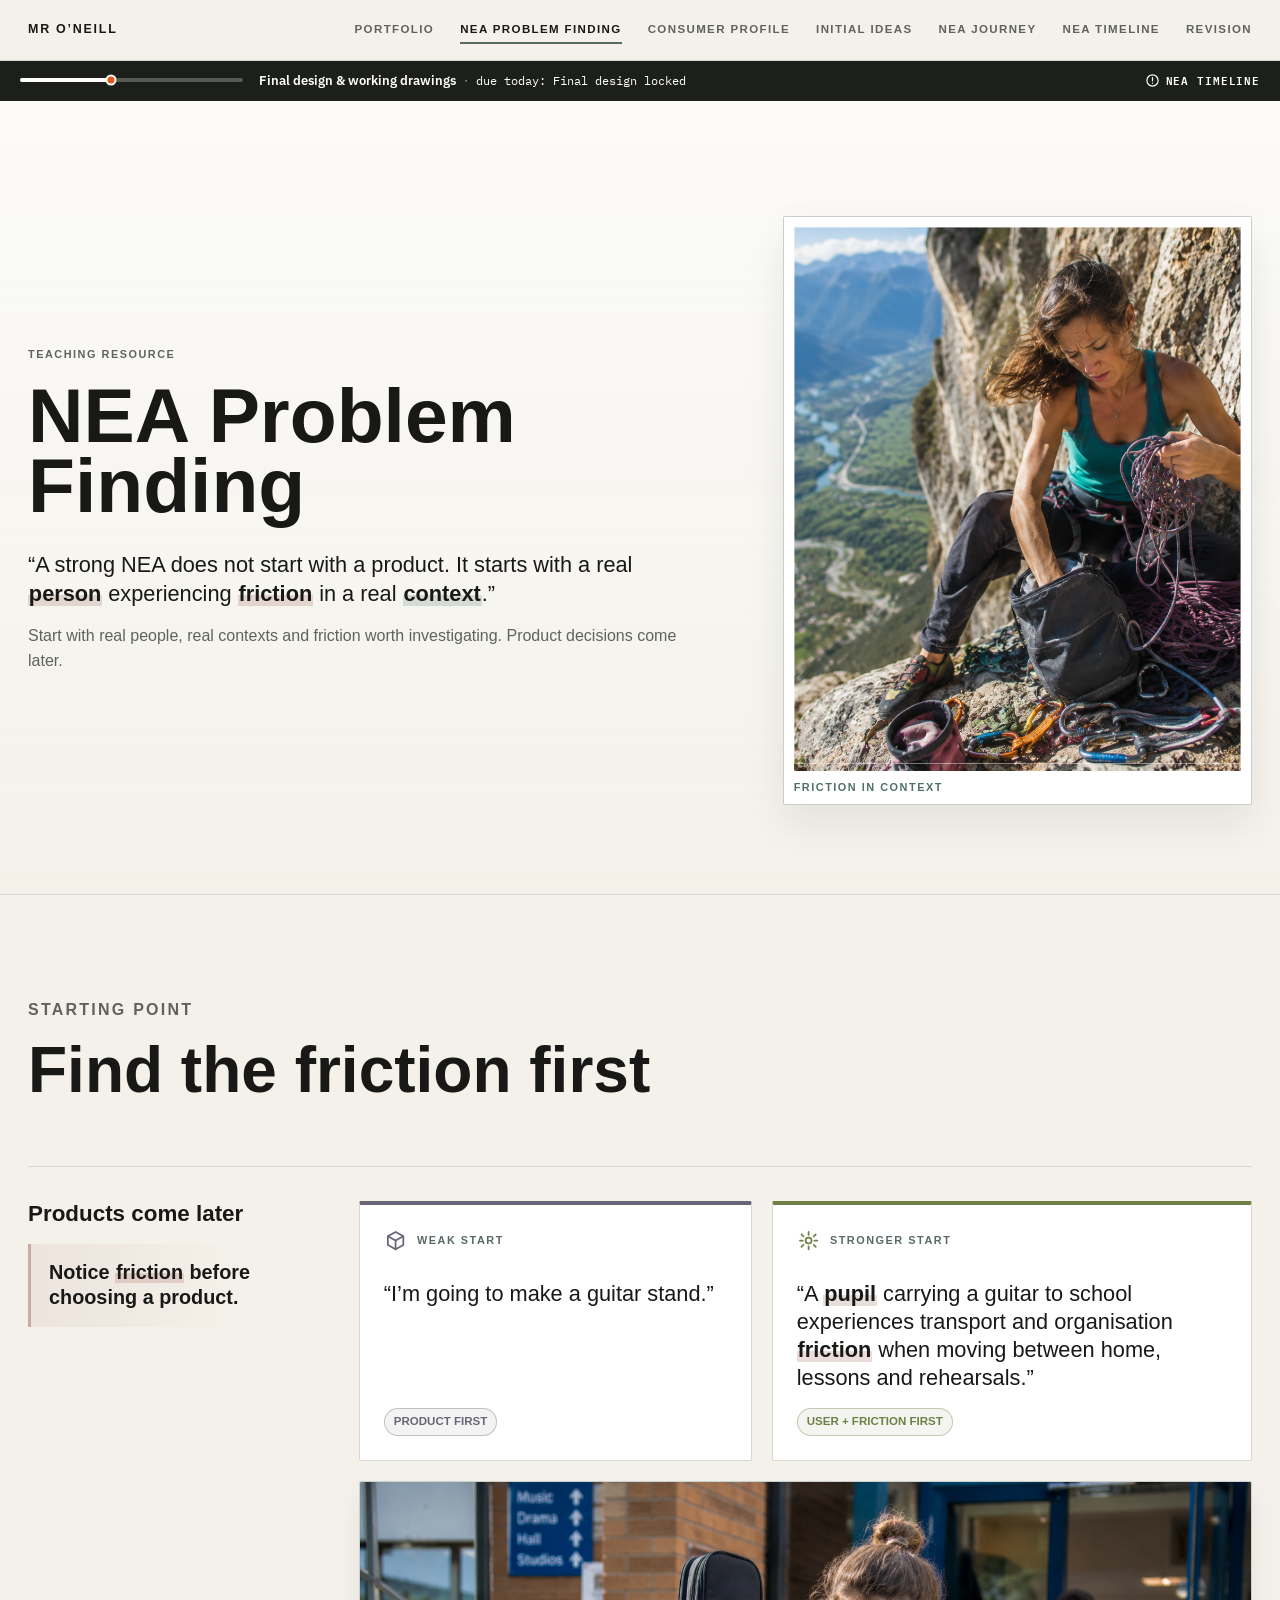
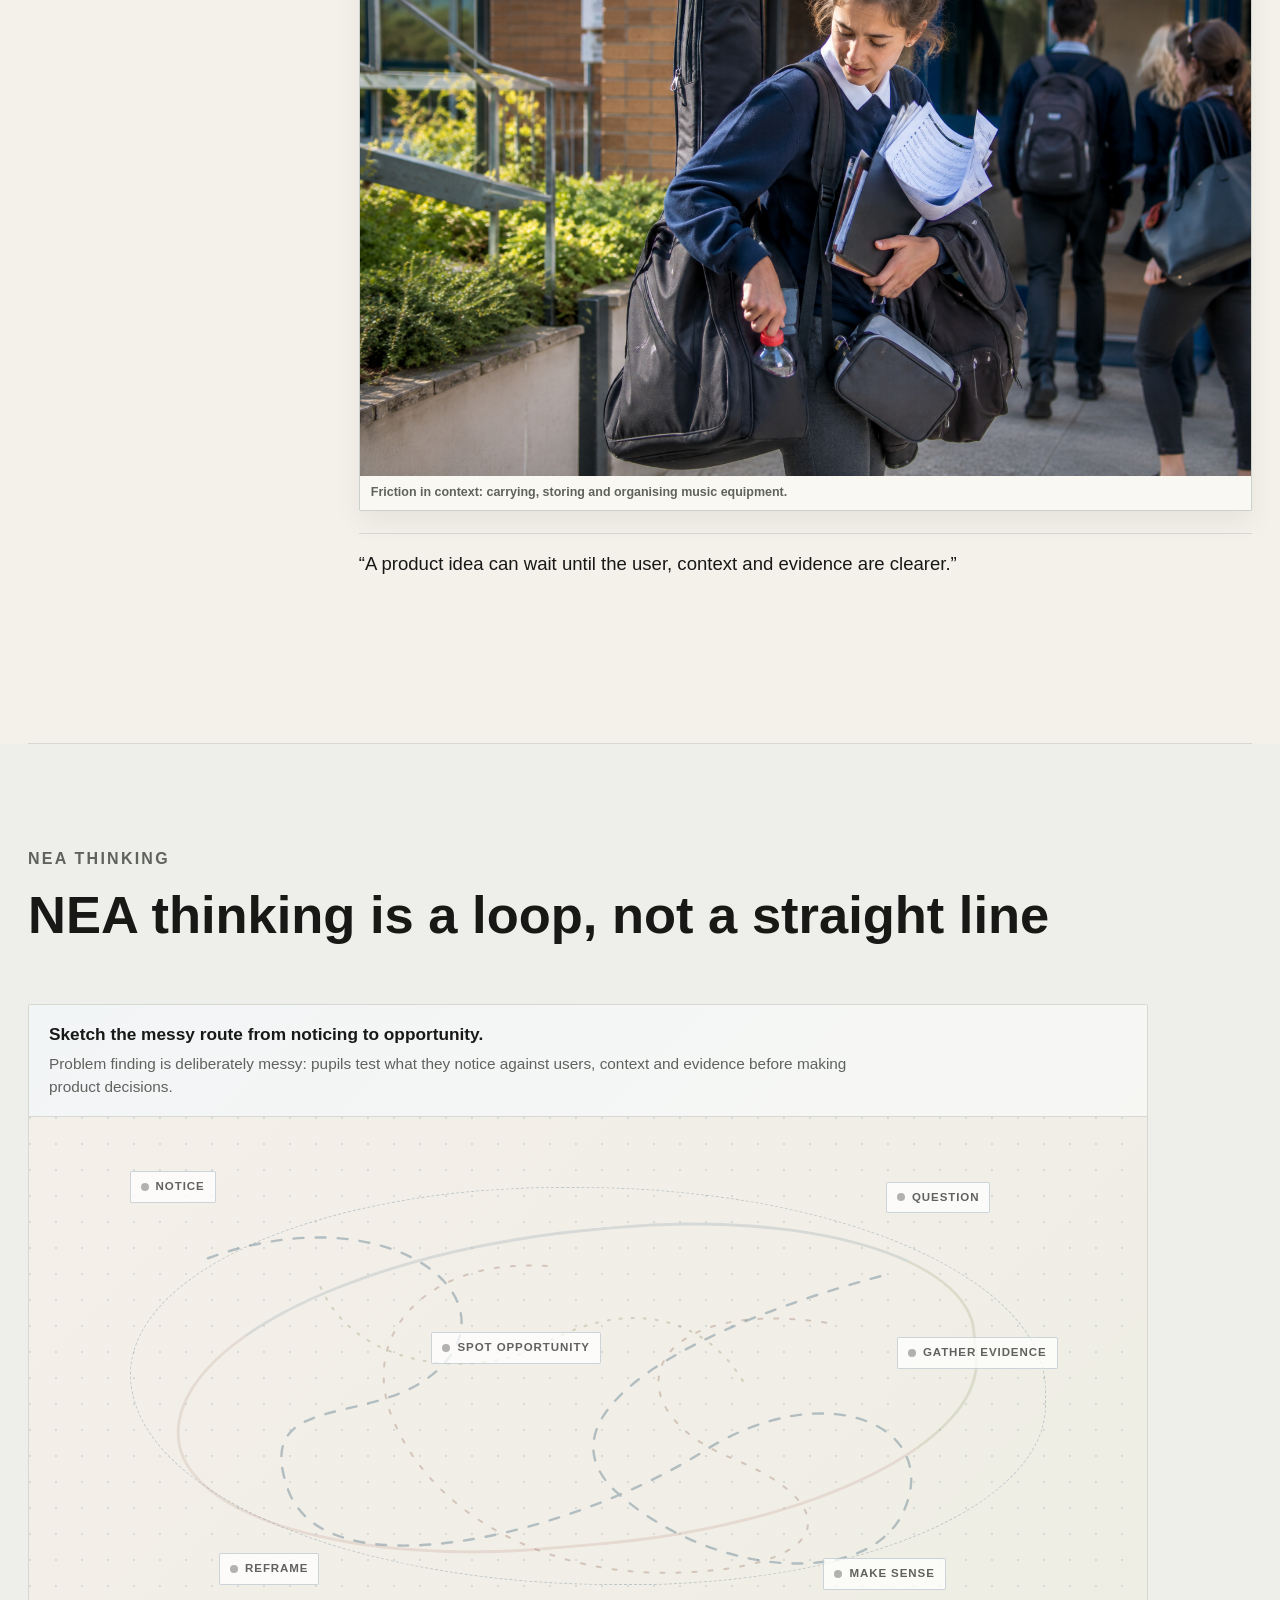
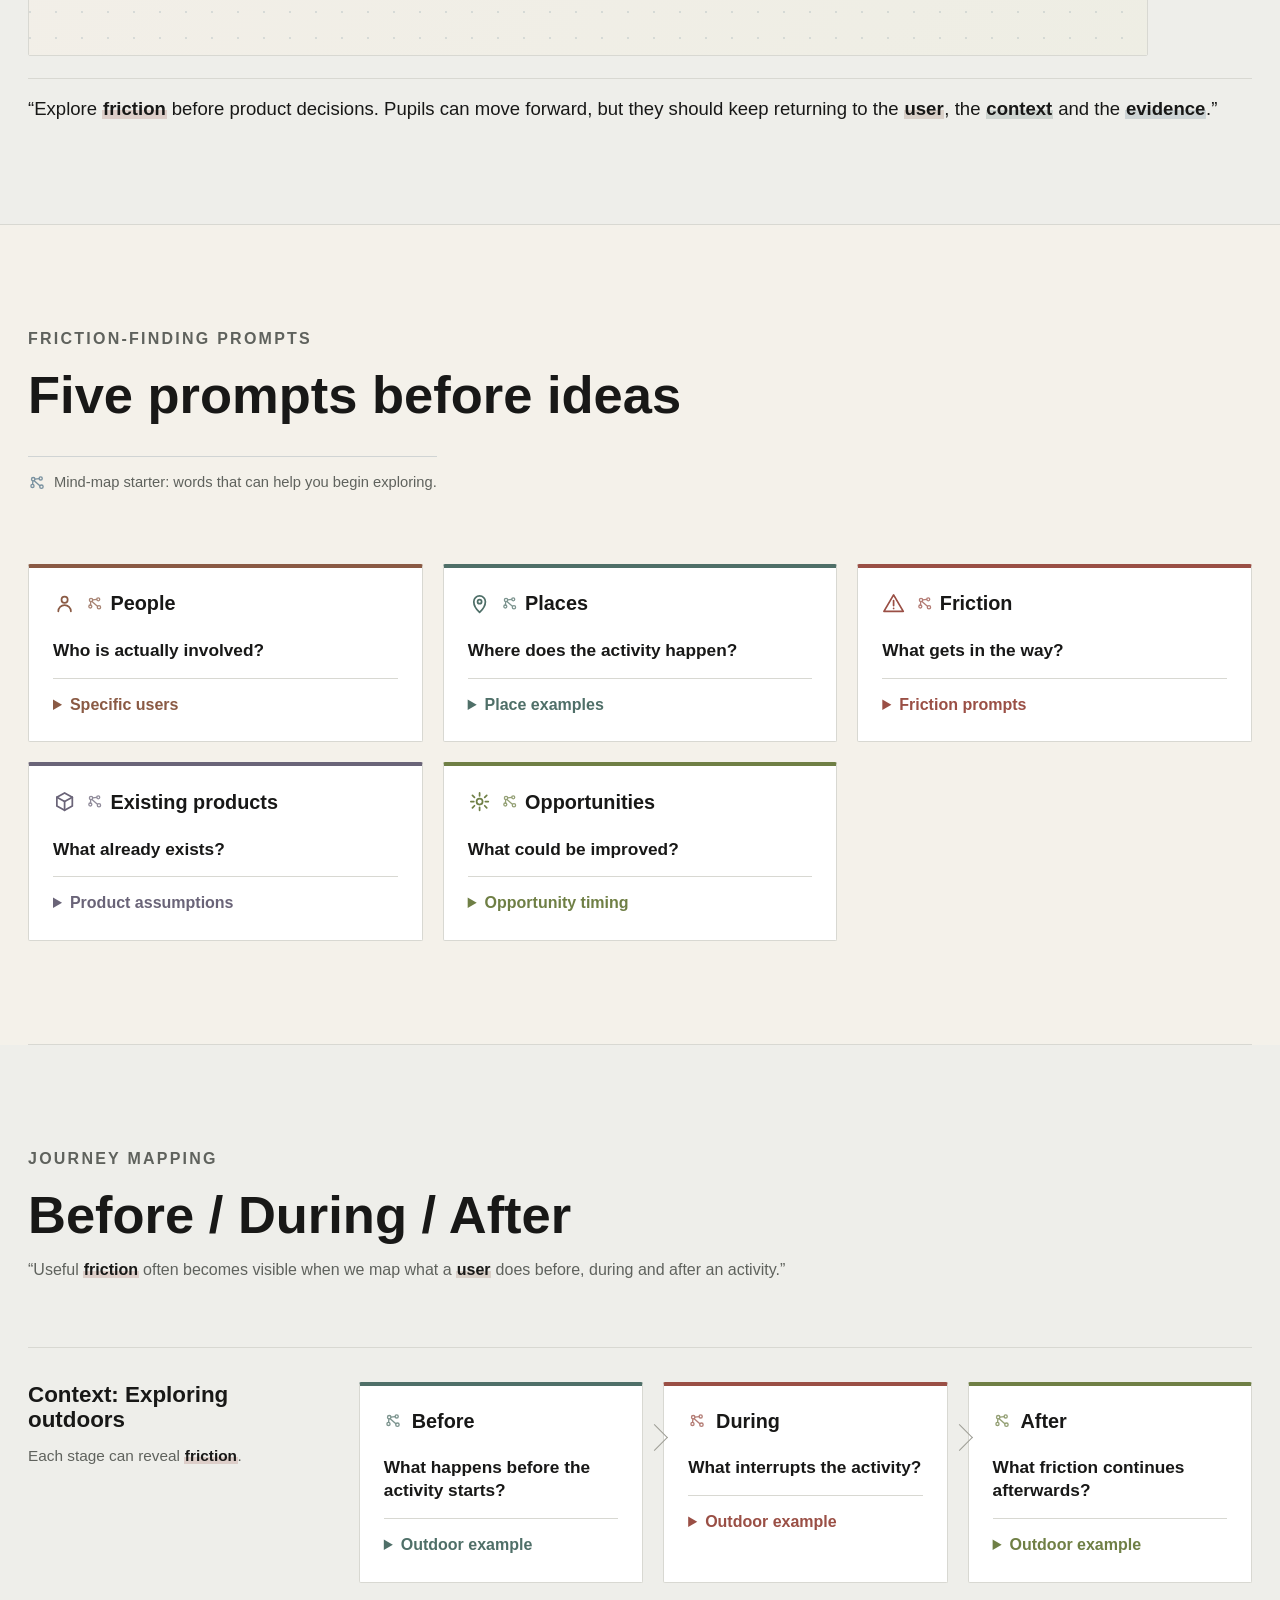
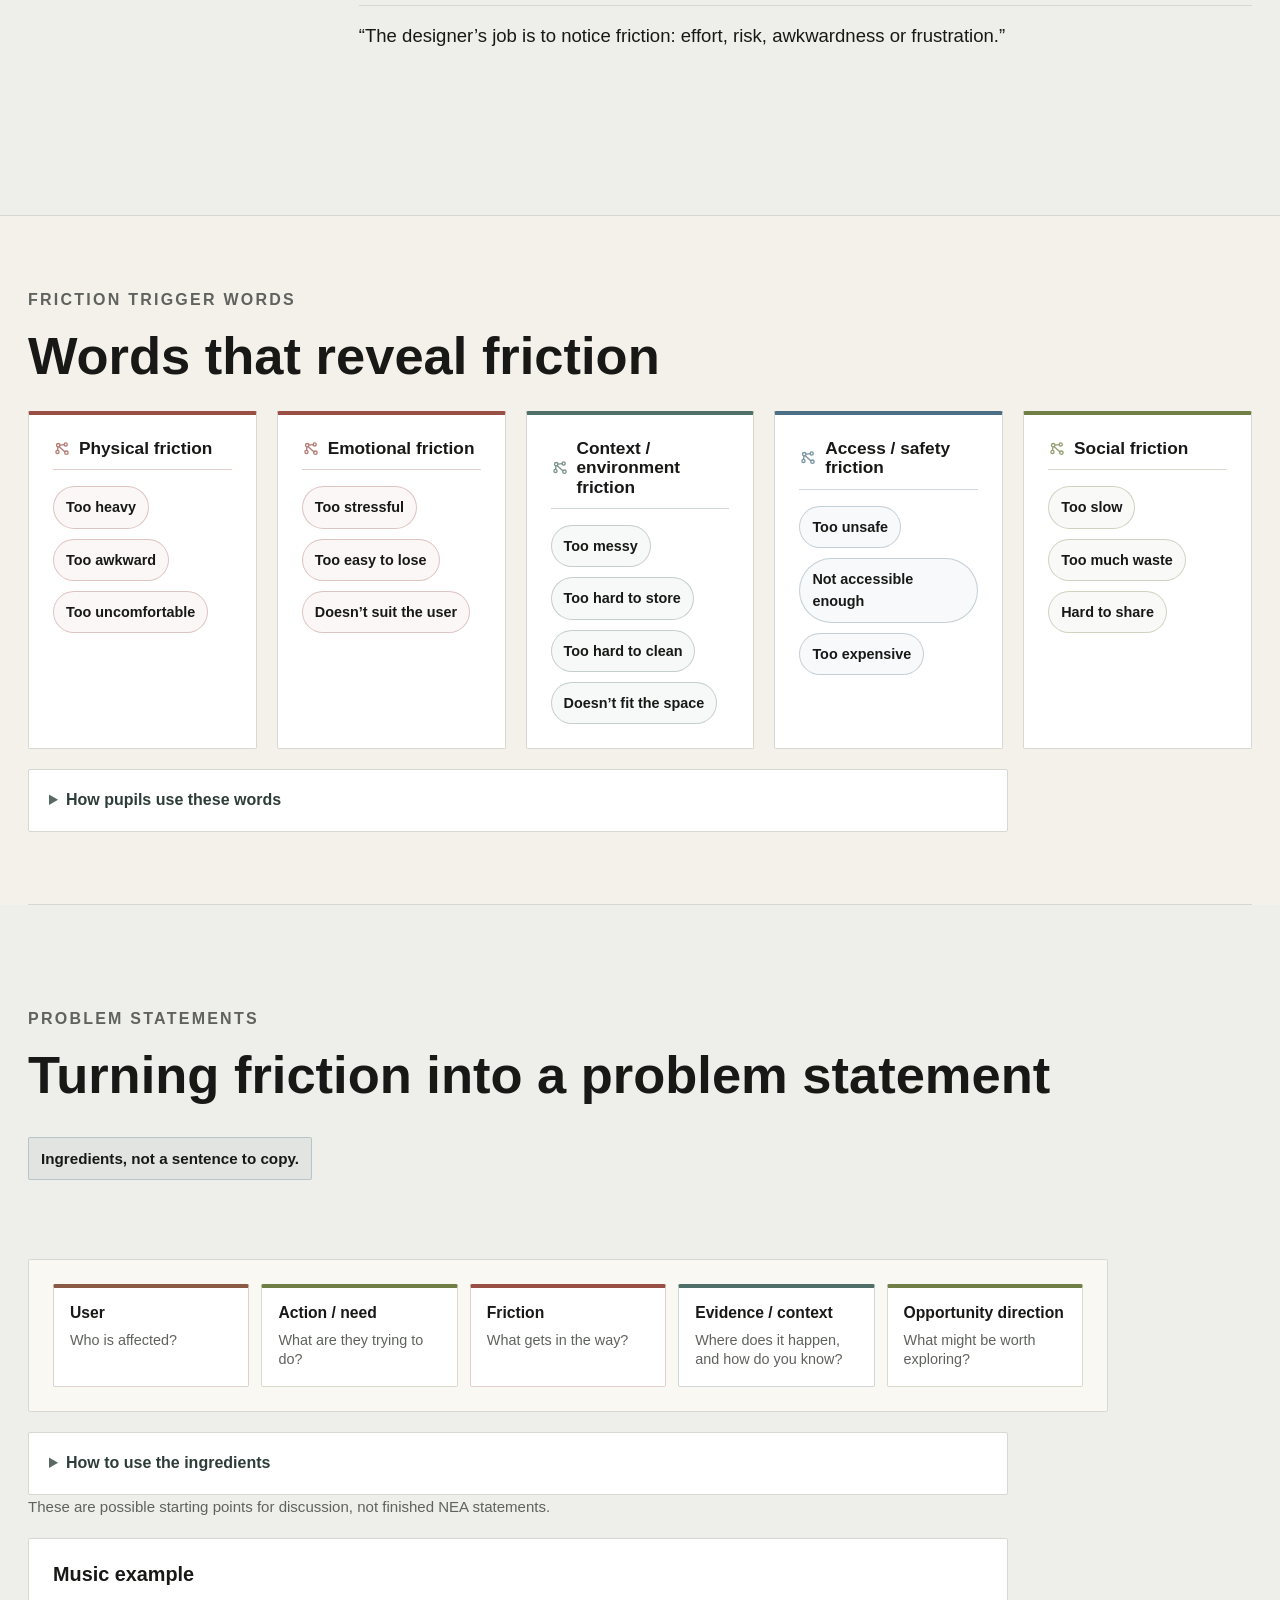
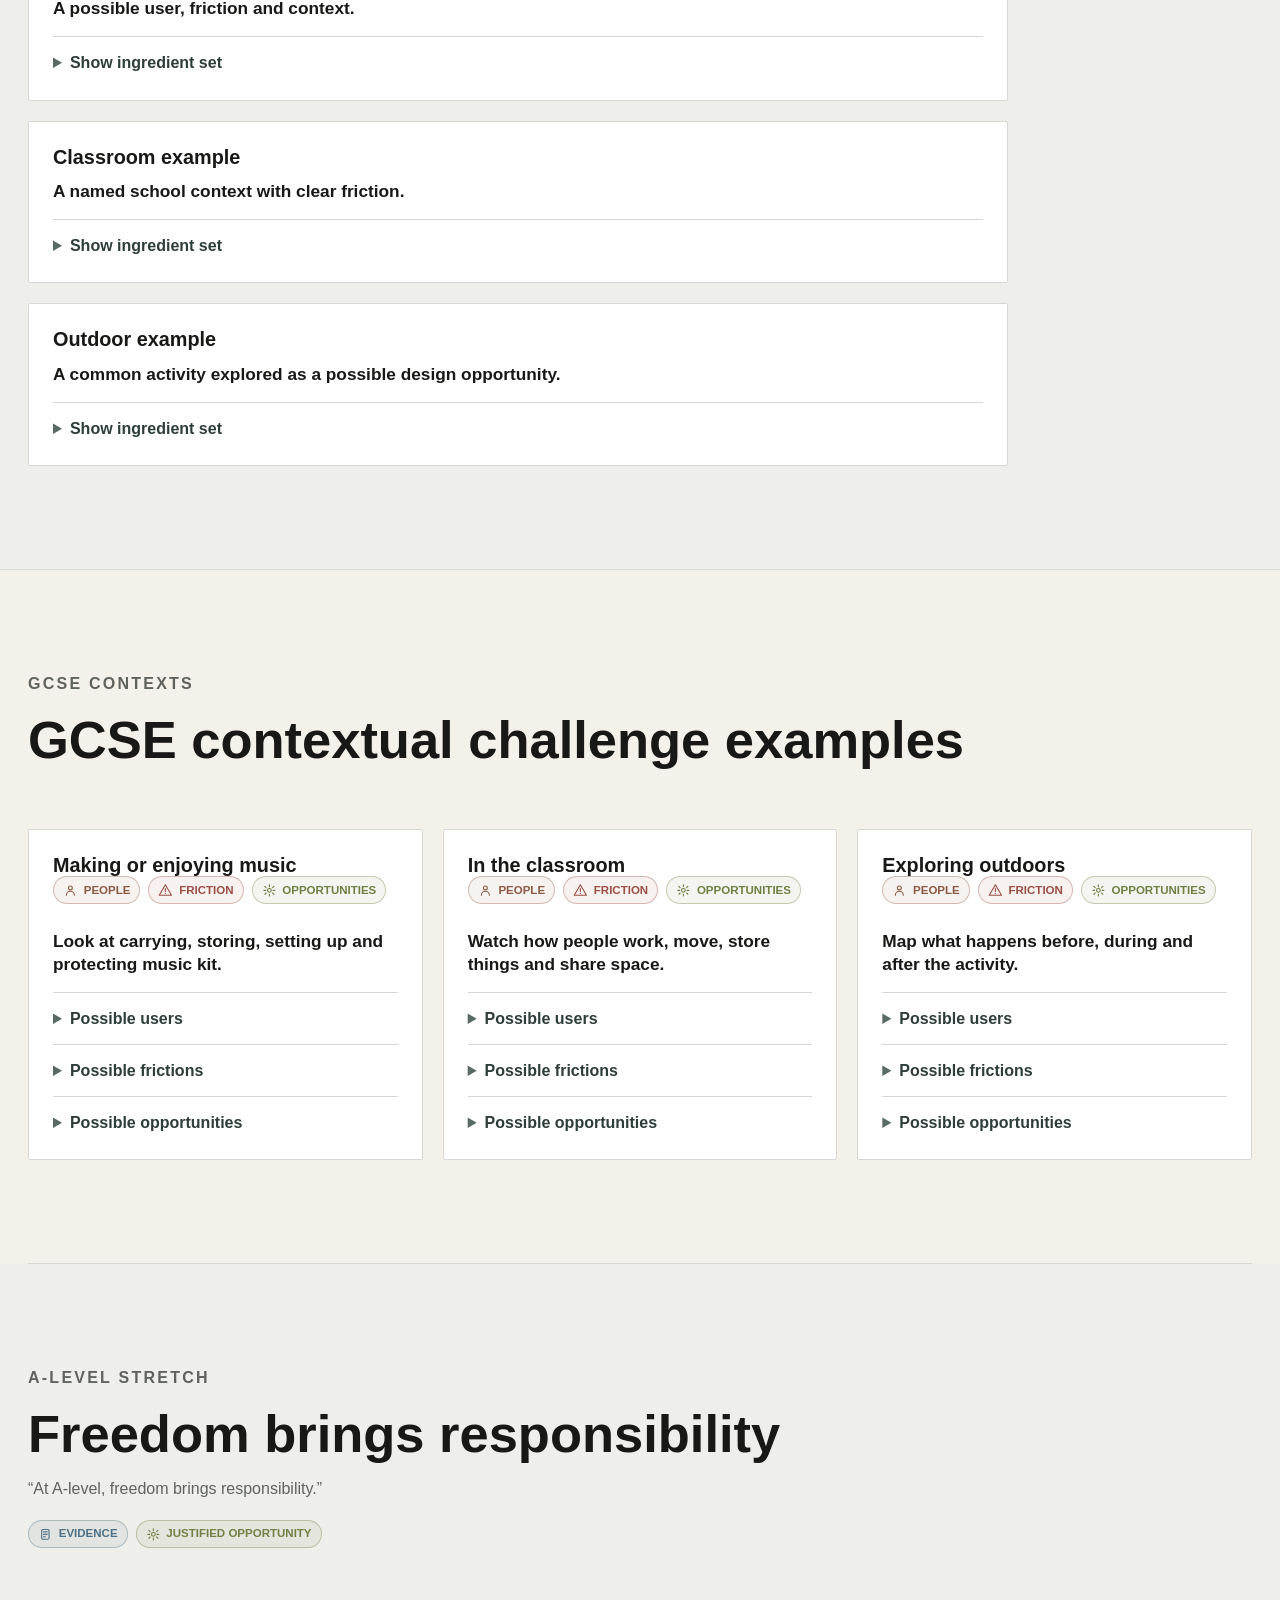
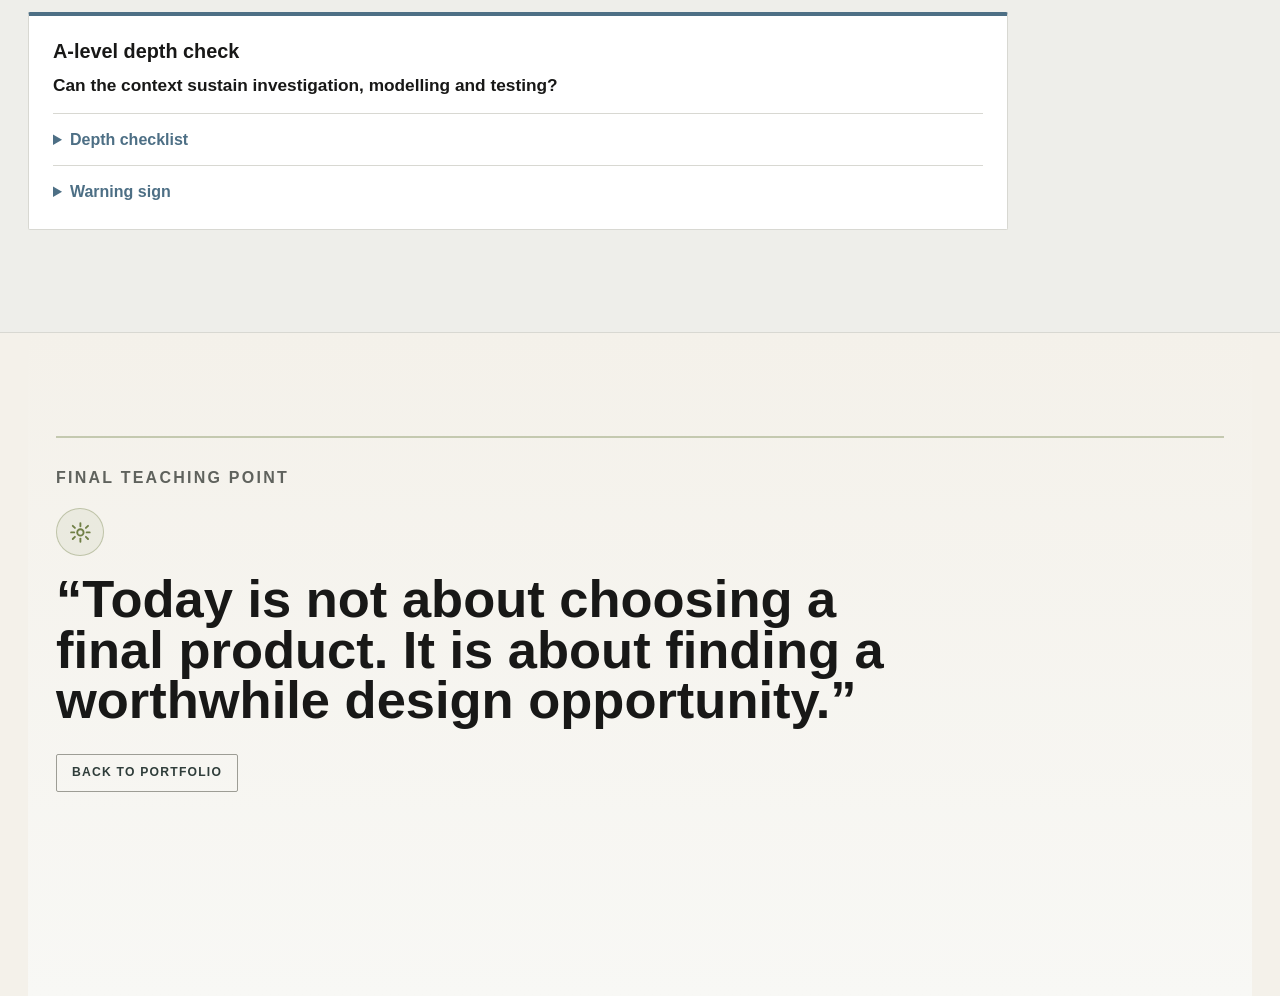
<file: nea-problem-finding.html>
<!DOCTYPE html>
<html lang="en">
<head>
  <meta charset="utf-8">
  <meta name="viewport" content="width=device-width, initial-scale=1">
  <title>NEA Problem Finding | Darren O'Neill</title>
  <meta name="description" content="A concise teaching resource for helping GCSE and A-Level Product Design pupils begin NEA projects by finding real users, contexts and friction.">
  <link rel="stylesheet" href="styles.css">
  <link rel="stylesheet" href="nea-timeline.css">
  <script src="script.js" defer></script>
<script src="nea-timeline.js" defer></script>
</head>
<body class="nea-resource-page">
  <a class="skip-link" href="#main-content">Skip to content</a>
  <nav class="site-nav" aria-label="Primary">
    <div class="site-nav-inner">
      <a class="site-nav-brand" href="index.html">Mr O&rsquo;Neill</a>
      <ul class="site-nav-list">
        <li><a href="index.html">Portfolio</a></li>
        <li><a href="nea-problem-finding.html" aria-current="page">NEA Problem Finding</a></li>
        <li><a href="consumer-profile.html">Consumer Profile</a></li>
        <li><a href="initial-ideas.html">Initial Ideas</a></li>
        <li><a href="nea-journey.html">NEA Journey</a></li>
        <li><a href="nea-timeline.html">NEA Timeline</a></li>
        <li><a href="revision-design-theory.html">Revision</a></li>
      </ul>
    </div>
  </nav>
<div class="nea-strip" data-nea-timeline-strip>
  <!-- Filled in by nea-timeline.js; links to the full NEA timeline -->
</div>

  <svg class="nea-icon-sprite" aria-hidden="true" focusable="false">
    <symbol id="nea-icon-user" viewBox="0 0 24 24" fill="none" stroke="currentColor" stroke-width="1.8" stroke-linecap="round" stroke-linejoin="round">
      <circle cx="12" cy="8" r="3.2"></circle>
      <path d="M5.5 20a6.5 6.5 0 0 1 13 0"></path>
    </symbol>
    <symbol id="nea-icon-place" viewBox="0 0 24 24" fill="none" stroke="currentColor" stroke-width="1.8" stroke-linecap="round" stroke-linejoin="round">
      <path d="M12 21s6-5.4 6-11a6 6 0 0 0-12 0c0 5.6 6 11 6 11z"></path>
      <circle cx="12" cy="10" r="2.1"></circle>
    </symbol>
    <symbol id="nea-icon-problem" viewBox="0 0 24 24" fill="none" stroke="currentColor" stroke-width="1.8" stroke-linecap="round" stroke-linejoin="round">
      <path d="M12 3 22 20H2L12 3z"></path>
      <path d="M12 9v5"></path>
      <path d="M12 17h.01"></path>
    </symbol>
    <symbol id="nea-icon-product" viewBox="0 0 24 24" fill="none" stroke="currentColor" stroke-width="1.8" stroke-linecap="round" stroke-linejoin="round">
      <path d="m12 3 8 4.5v9L12 21l-8-4.5v-9L12 3z"></path>
      <path d="m4 7.5 8 4.5 8-4.5"></path>
      <path d="M12 12v9"></path>
    </symbol>
    <symbol id="nea-icon-opportunity" viewBox="0 0 24 24" fill="none" stroke="currentColor" stroke-width="1.8" stroke-linecap="round" stroke-linejoin="round">
      <path d="M12 3v3"></path>
      <path d="M12 18v3"></path>
      <path d="M4.6 5.6 6.7 7.7"></path>
      <path d="m17.3 16.3 2.1 2.1"></path>
      <path d="M3 12h3"></path>
      <path d="M18 12h3"></path>
      <path d="m4.6 18.4 2.1-2.1"></path>
      <path d="m17.3 7.7 2.1-2.1"></path>
      <circle cx="12" cy="12" r="3.1"></circle>
    </symbol>
    <symbol id="nea-icon-evidence" viewBox="0 0 24 24" fill="none" stroke="currentColor" stroke-width="1.8" stroke-linecap="round" stroke-linejoin="round">
      <rect x="6" y="4" width="12" height="16" rx="2"></rect>
      <path d="M9 8h6"></path>
      <path d="M9 12h6"></path>
      <path d="M9 16h3"></path>
    </symbol>
    <symbol id="nea-icon-search" viewBox="0 0 24 24" fill="none" stroke="currentColor" stroke-width="1.8" stroke-linecap="round" stroke-linejoin="round">
      <circle cx="10.5" cy="10.5" r="5.5"></circle>
      <path d="m15 15 5 5"></path>
    </symbol>
    <symbol id="nea-icon-question" viewBox="0 0 24 24" fill="none" stroke="currentColor" stroke-width="1.8" stroke-linecap="round" stroke-linejoin="round">
      <circle cx="12" cy="12" r="9"></circle>
      <path d="M9.8 9a2.5 2.5 0 0 1 4.8 1.1c0 1.8-2.4 2.2-2.4 4"></path>
      <path d="M12 17h.01"></path>
    </symbol>
    <symbol id="nea-icon-loop" viewBox="0 0 24 24" fill="none" stroke="currentColor" stroke-width="1.8" stroke-linecap="round" stroke-linejoin="round">
      <path d="M18.5 8.5A7.5 7.5 0 0 0 5.6 7"></path>
      <path d="M18.5 4v4.5H14"></path>
      <path d="M5.5 15.5A7.5 7.5 0 0 0 18.4 17"></path>
      <path d="M5.5 20v-4.5H10"></path>
    </symbol>
    <symbol id="nea-icon-route" viewBox="0 0 24 24" fill="none" stroke="currentColor" stroke-width="1.8" stroke-linecap="round" stroke-linejoin="round">
      <circle cx="5" cy="6" r="2"></circle>
      <circle cx="19" cy="18" r="2"></circle>
      <path d="M7 6h4a3 3 0 0 1 0 6H9a3 3 0 0 0 0 6h8"></path>
    </symbol>
    <symbol id="nea-icon-mindmap" viewBox="0 0 24 24" fill="none" stroke="currentColor" stroke-width="1.8" stroke-linecap="round" stroke-linejoin="round">
      <circle cx="7" cy="7" r="2.3"></circle>
      <circle cx="17" cy="6" r="2.1"></circle>
      <circle cx="18" cy="17" r="2.3"></circle>
      <circle cx="6" cy="16" r="2.1"></circle>
      <path d="M9.2 6.8 14.9 6.2"></path>
      <path d="M8.3 8.9 15.9 15.6"></path>
      <path d="M6.5 9.3 6.2 13.9"></path>
    </symbol>
  </svg>

  <header class="site-hero">
    <div class="hero-inner">
      <div class="hero-copy">
        <p class="eyebrow">Teaching resource</p>
        <h1><span>NEA Problem</span><span>Finding</span></h1>
        <p class="tagline nea-hero-quote">&ldquo;A strong NEA does not start with a product. It starts with a real <span class="nea-highlight nea-highlight--people">person</span> experiencing <span class="nea-highlight nea-highlight--problems">friction</span> in a real <span class="nea-highlight nea-highlight--places">context</span>.&rdquo;</p>
        <p class="intro">Start with real people, real contexts and friction worth investigating. Product decisions come later.</p>
      </div>
      <figure class="nea-hero-image-panel">
        <img src="assets/images/nea-climbing-friction.png" alt="A climber on a rock ledge dealing with tangled rope and equipment, showing outdoor activity friction.">
        <figcaption>Friction in context</figcaption>
      </figure>
    </div>
  </header>

  <main id="main-content">
    <section class="section section-primary" aria-labelledby="starting-products-heading">
      <div class="section-header">
        <p class="section-kicker">Starting point</p>
        <h2 id="starting-products-heading">Find the friction first</h2>
      </div>

      <article class="portfolio-band">
        <div class="band-copy">
          <h3>Products come later</h3>
          <p>Notice <span class="nea-highlight nea-highlight--problems">friction</span> before choosing a product.</p>
        </div>
        <div>
          <div class="nea-contrast-flow" aria-label="Weak product-first start compared with stronger friction-first start">
            <article class="nea-comparison-card nea-contrast-card nea-lens nea-lens--products">
              <div class="nea-card-heading">
                <svg class="nea-icon" aria-hidden="true"><use href="#nea-icon-product"></use></svg>
                <p class="section-kicker">Weak start</p>
              </div>
              <blockquote>&ldquo;I&rsquo;m going to make a guitar stand.&rdquo;</blockquote>
              <span class="nea-tag nea-lens--products">Product first</span>
            </article>

            <article class="nea-comparison-card nea-contrast-card nea-lens nea-lens--opportunities">
              <div class="nea-card-heading">
                <svg class="nea-icon" aria-hidden="true"><use href="#nea-icon-opportunity"></use></svg>
                <p class="section-kicker">Stronger start</p>
              </div>
              <blockquote>&ldquo;A <span class="nea-highlight nea-highlight--people">pupil</span> carrying a guitar to school experiences transport and organisation <span class="nea-highlight nea-highlight--problems">friction</span> when moving between home, lessons and rehearsals.&rdquo;</blockquote>
              <span class="nea-tag nea-lens--opportunities">User + friction first</span>
            </article>

            <figure class="nea-comparison-media">
              <img src="assets/images/nea-guitar-friction.png" alt="A pupil carrying a guitar case, school bag and sheet music outside school, showing transport and organisation friction.">
              <figcaption>Friction in context: carrying, storing and organising music equipment.</figcaption>
            </figure>
          </div>
          <p class="nea-key-line">&ldquo;A product idea can wait until the user, context and evidence are clearer.&rdquo;</p>
        </div>
      </article>
    </section>

    <section class="section section-quiet" aria-labelledby="sequence-heading">
      <div class="section-header">
        <p class="section-kicker">NEA thinking</p>
        <h2 id="sequence-heading">NEA thinking is a loop, not a straight line</h2>
      </div>

      <div class="nea-thinking-panel">
        <div class="nea-thinking-copy">
          <p class="nea-thinking-label">Sketch the messy route from noticing to opportunity.</p>
          <p>Problem finding is deliberately messy: pupils test what they notice against users, context and evidence before making product decisions.</p>
        </div>

        <div class="nea-thinking-surface" aria-label="Static thinking surface showing a non-linear route through early NEA problem finding.">
          <svg class="nea-thinking-route" viewBox="0 0 1000 520" preserveAspectRatio="none" aria-hidden="true" focusable="false">
            <path class="nea-thinking-route-line nea-thinking-route-line--main" d="M105 110 C285 35 420 148 350 235 C285 315 150 260 188 382 C226 506 480 438 620 338 C748 246 870 308 828 410 C790 500 630 486 532 388 C438 294 612 188 815 128"></path>
            <path class="nea-thinking-route-line nea-thinking-route-line--return" d="M748 186 C558 154 520 286 650 346 C766 400 756 470 610 480 C454 492 330 405 294 290 C265 192 340 106 466 120"></path>
            <path class="nea-thinking-route-line nea-thinking-route-line--probe" d="M222 144 C262 246 392 252 456 210 C540 158 620 176 662 256"></path>
          </svg>

          <div class="nea-thinking-labels">
            <span class="nea-thinking-node nea-thinking-node--notice">Notice</span>
            <span class="nea-thinking-node nea-thinking-node--question">Question</span>
            <span class="nea-thinking-node nea-thinking-node--evidence">Gather evidence</span>
            <span class="nea-thinking-node nea-thinking-node--sense">Make sense</span>
            <span class="nea-thinking-node nea-thinking-node--reframe">Reframe</span>
            <span class="nea-thinking-node nea-thinking-node--opportunity">Spot opportunity</span>
          </div>
        </div>
      </div>

      <p class="nea-key-line">&ldquo;Explore <span class="nea-highlight nea-highlight--problems">friction</span> before product decisions. Pupils can move forward, but they should keep returning to the <span class="nea-highlight nea-highlight--people">user</span>, the <span class="nea-highlight nea-highlight--places">context</span> and the <span class="nea-highlight nea-highlight--evidence">evidence</span>.&rdquo;</p>
    </section>

    <section class="section" aria-labelledby="framework-heading">
      <div class="section-header">
        <p class="section-kicker">Friction-finding prompts</p>
        <h2 id="framework-heading">Five prompts before ideas</h2>
        <p class="nea-mindmap-note"><svg class="nea-icon nea-mindmap-icon" aria-hidden="true"><use href="#nea-icon-mindmap"></use></svg> Mind-map starter: words that can help you begin exploring.</p>
      </div>

      <div class="nea-card-grid">
        <article class="nea-info-card nea-reveal-card nea-lens nea-lens--people">
          <div class="nea-card-heading">
            <svg class="nea-icon" aria-hidden="true"><use href="#nea-icon-user"></use></svg>
            <h3 class="nea-starter-heading"><svg class="nea-icon nea-mindmap-icon" aria-hidden="true"><use href="#nea-icon-mindmap"></use></svg> People</h3>
          </div>
          <p class="nea-card-prompt">Who is actually involved?</p>
          <details class="nea-reveal">
            <summary>Specific users</summary>
            <div class="nea-reveal-content">
              <p>Be specific. Avoid &ldquo;people who like music&rdquo;. Use &ldquo;a <span class="nea-highlight nea-highlight--people">Year 8 pupil</span> carrying a guitar to school&rdquo; or &ldquo;a <span class="nea-highlight nea-highlight--people">music teacher</span> setting up a lunchtime club&rdquo;.</p>
            </div>
          </details>
        </article>

        <article class="nea-info-card nea-reveal-card nea-lens nea-lens--places">
          <div class="nea-card-heading">
            <svg class="nea-icon" aria-hidden="true"><use href="#nea-icon-place"></use></svg>
            <h3 class="nea-starter-heading"><svg class="nea-icon nea-mindmap-icon" aria-hidden="true"><use href="#nea-icon-mindmap"></use></svg> Places</h3>
          </div>
          <p class="nea-card-prompt">Where does the activity happen?</p>
          <details class="nea-reveal">
            <summary>Place examples</summary>
            <div class="nea-reveal-content">
              <p><span class="nea-highlight nea-highlight--places">Classroom</span>, rehearsal space, bus, car boot, school corridor, outdoor route, campsite, home, workshop.</p>
            </div>
          </details>
        </article>

        <article class="nea-info-card nea-reveal-card nea-lens nea-lens--problems">
          <div class="nea-card-heading">
            <svg class="nea-icon" aria-hidden="true"><use href="#nea-icon-problem"></use></svg>
            <h3 class="nea-starter-heading"><svg class="nea-icon nea-mindmap-icon" aria-hidden="true"><use href="#nea-icon-mindmap"></use></svg> Friction</h3>
          </div>
          <p class="nea-card-prompt">What gets in the way?</p>
          <details class="nea-reveal">
            <summary>Friction prompts</summary>
            <div class="nea-reveal-content">
              <p>What is <span class="nea-highlight nea-highlight--problems">awkward</span>, unsafe, uncomfortable, messy, slow, wasteful, expensive, difficult to store or difficult to clean?</p>
            </div>
          </details>
        </article>

        <article class="nea-info-card nea-reveal-card nea-lens nea-lens--products">
          <div class="nea-card-heading">
            <svg class="nea-icon" aria-hidden="true"><use href="#nea-icon-product"></use></svg>
            <h3 class="nea-starter-heading"><svg class="nea-icon nea-mindmap-icon" aria-hidden="true"><use href="#nea-icon-mindmap"></use></svg> Existing products</h3>
          </div>
          <p class="nea-card-prompt">What already exists?</p>
          <details class="nea-reveal">
            <summary>Product assumptions</summary>
            <div class="nea-reveal-content">
              <p>What works well? What does not? What <span class="nea-highlight nea-highlight--products">assumptions</span> are built into current products?</p>
            </div>
          </details>
        </article>

        <article class="nea-info-card nea-reveal-card nea-lens nea-lens--opportunities">
          <div class="nea-card-heading">
            <svg class="nea-icon" aria-hidden="true"><use href="#nea-icon-opportunity"></use></svg>
            <h3 class="nea-starter-heading"><svg class="nea-icon nea-mindmap-icon" aria-hidden="true"><use href="#nea-icon-mindmap"></use></svg> Opportunities</h3>
          </div>
          <p class="nea-card-prompt">What could be improved?</p>
          <details class="nea-reveal">
            <summary>Opportunity timing</summary>
            <div class="nea-reveal-content">
              <p>This should come after <span class="nea-highlight nea-highlight--evidence">investigation</span>, not before.</p>
            </div>
          </details>
        </article>
      </div>
    </section>

    <section class="section section-quiet" aria-labelledby="journey-heading">
      <div class="section-header">
        <p class="section-kicker">Journey mapping</p>
        <h2 id="journey-heading">Before / During / After</h2>
        <p>&ldquo;Useful <span class="nea-highlight nea-highlight--problems">friction</span> often becomes visible when we map what a <span class="nea-highlight nea-highlight--people">user</span> does before, during and after an activity.&rdquo;</p>
      </div>

      <article class="portfolio-band">
        <div class="band-copy">
          <h3>Context: Exploring outdoors</h3>
          <p>Each stage can reveal <span class="nea-highlight nea-highlight--problems">friction</span>.</p>
        </div>
        <div>
          <div class="nea-journey-grid nea-journey-line">
            <article class="nea-info-card nea-reveal-card nea-lens nea-lens--places">
              <div class="nea-card-heading">
                <svg class="nea-icon nea-mindmap-icon" aria-hidden="true"><use href="#nea-icon-mindmap"></use></svg>
                <h3>Before</h3>
              </div>
              <p class="nea-card-prompt">What happens before the activity starts?</p>
              <details class="nea-reveal">
                <summary>Outdoor example</summary>
                <div class="nea-reveal-content">
                  <p>Look for friction while the <span class="nea-highlight nea-highlight--people">user</span> prepares, packs and makes decisions.</p>
                  <ul class="nea-list">
                    <li>Packing a bag</li>
                    <li>Checking the weather</li>
                    <li>Loading the car</li>
                    <li>Choosing a route</li>
                  </ul>
                </div>
              </details>
            </article>

            <article class="nea-info-card nea-reveal-card nea-lens nea-lens--problems">
              <div class="nea-card-heading">
                <svg class="nea-icon nea-mindmap-icon" aria-hidden="true"><use href="#nea-icon-mindmap"></use></svg>
                <h3>During</h3>
              </div>
              <p class="nea-card-prompt">What interrupts the activity?</p>
              <details class="nea-reveal">
                <summary>Outdoor example</summary>
                <div class="nea-reveal-content">
                  <p>Watch for moments where the user has to stop, adapt or put up with something <span class="nea-highlight nea-highlight--problems">awkward</span>.</p>
                  <ul class="nea-list">
                    <li>Carrying items</li>
                    <li>Needing water or snacks</li>
                    <li>Keeping children safe</li>
                    <li>Finding somewhere clean to rest</li>
                  </ul>
                </div>
              </details>
            </article>

            <article class="nea-info-card nea-reveal-card nea-lens nea-lens--opportunities">
              <div class="nea-card-heading">
                <svg class="nea-icon nea-mindmap-icon" aria-hidden="true"><use href="#nea-icon-mindmap"></use></svg>
                <h3>After</h3>
              </div>
              <p class="nea-card-prompt">What friction continues afterwards?</p>
              <details class="nea-reveal">
                <summary>Outdoor example</summary>
                <div class="nea-reveal-content">
                  <p>Good <span class="nea-highlight nea-highlight--opportunities">opportunities</span> often appear after the main activity has finished.</p>
                  <ul class="nea-list">
                    <li>Cleaning muddy kit</li>
                    <li>Drying wet clothing</li>
                    <li>Storing equipment</li>
                    <li>Finding lost items</li>
                  </ul>
                </div>
              </details>
            </article>
          </div>
          <p class="nea-key-line">&ldquo;The designer&rsquo;s job is to notice friction: effort, risk, awkwardness or frustration.&rdquo;</p>
        </div>
      </article>
    </section>

    <section class="section nea-compact-section" aria-labelledby="trigger-heading">
      <div class="section-header">
        <p class="section-kicker">Friction trigger words</p>
        <h2 id="trigger-heading">Words that reveal friction</h2>
      </div>

      <div class="nea-chip-groups" aria-label="Grouped friction trigger words">
        <article class="nea-chip-group nea-lens nea-lens--problems">
          <h3 class="nea-friction-heading"><svg class="nea-icon nea-mindmap-icon" aria-hidden="true"><use href="#nea-icon-mindmap"></use></svg> Physical friction</h3>
          <ul class="nea-chip-list">
            <li class="nea-chip">Too heavy</li>
            <li class="nea-chip">Too awkward</li>
            <li class="nea-chip">Too uncomfortable</li>
          </ul>
        </article>
        <article class="nea-chip-group nea-lens nea-lens--problems">
          <h3 class="nea-friction-heading"><svg class="nea-icon nea-mindmap-icon" aria-hidden="true"><use href="#nea-icon-mindmap"></use></svg> Emotional friction</h3>
          <ul class="nea-chip-list">
            <li class="nea-chip">Too stressful</li>
            <li class="nea-chip">Too easy to lose</li>
            <li class="nea-chip">Doesn&rsquo;t suit the user</li>
          </ul>
        </article>
        <article class="nea-chip-group nea-lens nea-lens--places">
          <h3 class="nea-friction-heading"><svg class="nea-icon nea-mindmap-icon" aria-hidden="true"><use href="#nea-icon-mindmap"></use></svg> Context / environment friction</h3>
          <ul class="nea-chip-list">
            <li class="nea-chip">Too messy</li>
            <li class="nea-chip">Too hard to store</li>
            <li class="nea-chip">Too hard to clean</li>
            <li class="nea-chip">Doesn&rsquo;t fit the space</li>
          </ul>
        </article>
        <article class="nea-chip-group nea-lens nea-lens--evidence">
          <h3 class="nea-friction-heading"><svg class="nea-icon nea-mindmap-icon" aria-hidden="true"><use href="#nea-icon-mindmap"></use></svg> Access / safety friction</h3>
          <ul class="nea-chip-list">
            <li class="nea-chip">Too unsafe</li>
            <li class="nea-chip">Not accessible enough</li>
            <li class="nea-chip">Too expensive</li>
          </ul>
        </article>
        <article class="nea-chip-group nea-lens nea-lens--opportunities">
          <h3 class="nea-friction-heading"><svg class="nea-icon nea-mindmap-icon" aria-hidden="true"><use href="#nea-icon-mindmap"></use></svg> Social friction</h3>
          <ul class="nea-chip-list">
            <li class="nea-chip">Too slow</li>
            <li class="nea-chip">Too much waste</li>
            <li class="nea-chip">Hard to share</li>
          </ul>
        </article>
      </div>

      <details class="nea-reveal nea-standalone-reveal">
        <summary>How pupils use these words</summary>
        <div class="nea-reveal-content">
          <p>Put a trigger word next to a real <span class="nea-highlight nea-highlight--people">user</span> and a real <span class="nea-highlight nea-highlight--places">place</span>. Then ask: when does this happen, why does it matter, and what <span class="nea-highlight nea-highlight--evidence">evidence</span> could prove it?</p>
        </div>
      </details>
    </section>

    <section class="section section-quiet" aria-labelledby="statement-heading">
      <div class="section-header">
        <p class="section-kicker">Problem statements</p>
        <h2 id="statement-heading">Turning friction into a problem statement</h2>
        <p class="nea-statement-note">Ingredients, not a sentence to copy.</p>
      </div>

      <div class="nea-statement-frame nea-statement-grid" aria-label="Problem statement ingredients">
        <article class="nea-statement-ingredient nea-lens nea-lens--people">
          <h3>User</h3>
          <p>Who is affected?</p>
        </article>
        <article class="nea-statement-ingredient nea-lens nea-lens--opportunities">
          <h3>Action / need</h3>
          <p>What are they trying to do?</p>
        </article>
        <article class="nea-statement-ingredient nea-lens nea-lens--problems">
          <h3>Friction</h3>
          <p>What gets in the way?</p>
        </article>
        <article class="nea-statement-ingredient nea-lens nea-lens--places">
          <h3>Evidence / context</h3>
          <p>Where does it happen, and how do you know?</p>
        </article>
        <article class="nea-statement-ingredient nea-lens nea-lens--opportunities">
          <h3>Opportunity direction</h3>
          <p>What might be worth exploring?</p>
        </article>
      </div>

      <details class="nea-reveal nea-standalone-reveal">
        <summary>How to use the ingredients</summary>
        <div class="nea-reveal-content">
          <p>Use these as prompts to connect a specific <span class="nea-highlight nea-highlight--people">user</span>, an action or need, the <span class="nea-highlight nea-highlight--problems">friction</span> they experience, and the context or evidence that makes the opportunity worth exploring.</p>
        </div>
      </details>

      <p class="nea-example-caution">These are possible starting points for discussion, not finished NEA statements.</p>

      <div class="nea-example-list">
        <article class="nea-info-card nea-reveal-card">
          <h3>Music example</h3>
          <p class="nea-card-prompt">A possible user, friction and context.</p>
          <details class="nea-reveal">
            <summary>Show ingredient set</summary>
            <div class="nea-reveal-content">
              <dl class="nea-ingredient-list">
                <div>
                  <dt>User</dt>
                  <dd>A young musician travelling between home, school and rehearsals.</dd>
                </div>
                <div>
                  <dt>Friction</dt>
                  <dd>Sheet music, headphones and small accessories are easy to forget or damage.</dd>
                </div>
                <div>
                  <dt>Evidence / context</dt>
                  <dd>Movement between lessons, rehearsals and home routines.</dd>
                </div>
                <div>
                  <dt>Opportunity direction</dt>
                  <dd>Explore easier ways to organise and protect small music items.</dd>
                </div>
              </dl>
            </div>
          </details>
        </article>

        <article class="nea-info-card nea-reveal-card">
          <h3>Classroom example</h3>
          <p class="nea-card-prompt">A named school context with clear friction.</p>
          <details class="nea-reveal">
            <summary>Show ingredient set</summary>
            <div class="nea-reveal-content">
              <dl class="nea-ingredient-list">
                <div>
                  <dt>User</dt>
                  <dd>A Year 10 DT pupil working in a practical lesson.</dd>
                </div>
                <div>
                  <dt>Friction</dt>
                  <dd>Tools, materials and an iPad create clutter on limited desk space.</dd>
                </div>
                <div>
                  <dt>Evidence / context</dt>
                  <dd>Moving between designing, making, recording and packing away.</dd>
                </div>
                <div>
                  <dt>Opportunity direction</dt>
                  <dd>Explore clearer organisation for shared lesson workspaces.</dd>
                </div>
              </dl>
            </div>
          </details>
        </article>

        <article class="nea-info-card nea-reveal-card">
          <h3>Outdoor example</h3>
          <p class="nea-card-prompt">A common activity explored as a possible design opportunity.</p>
          <details class="nea-reveal">
            <summary>Show ingredient set</summary>
            <div class="nea-reveal-content">
              <dl class="nea-ingredient-list">
                <div>
                  <dt>User</dt>
                  <dd>A family walker returning from poor weather.</dd>
                </div>
                <div>
                  <dt>Friction</dt>
                  <dd>Muddy or wet outdoor kit can make the car or home messy.</dd>
                </div>
                <div>
                  <dt>Evidence / context</dt>
                  <dd>After-walk routines, storage, cleaning and transport.</dd>
                </div>
                <div>
                  <dt>Opportunity direction</dt>
                  <dd>Explore easier ways to separate, dry, clean or store kit.</dd>
                </div>
              </dl>
            </div>
          </details>
        </article>
      </div>
    </section>

    <section class="section" aria-labelledby="gcse-contexts-heading">
      <div class="section-header">
        <p class="section-kicker">GCSE contexts</p>
        <h2 id="gcse-contexts-heading">GCSE contextual challenge examples</h2>
      </div>

      <div class="nea-card-grid nea-card-grid-three">
        <article class="nea-info-card nea-reveal-card">
          <h3>Making or enjoying music</h3>
          <div class="nea-context-tags" aria-label="Design lenses in this example">
            <span class="nea-tag nea-lens--people"><svg class="nea-icon" aria-hidden="true"><use href="#nea-icon-user"></use></svg> People</span>
            <span class="nea-tag nea-lens--problems"><svg class="nea-icon" aria-hidden="true"><use href="#nea-icon-problem"></use></svg> Friction</span>
            <span class="nea-tag nea-lens--opportunities"><svg class="nea-icon" aria-hidden="true"><use href="#nea-icon-opportunity"></use></svg> Opportunities</span>
          </div>
          <p class="nea-card-prompt">Look at carrying, storing, setting up and protecting music kit.</p>
          <details class="nea-reveal">
            <summary>Possible users</summary>
            <div class="nea-reveal-content">
              <p><span class="nea-highlight nea-highlight--people">Music pupils</span>, performers, teachers, buskers, pupils carrying instruments.</p>
            </div>
          </details>
          <details class="nea-reveal">
            <summary>Possible frictions</summary>
            <div class="nea-reveal-content">
              <p>Full-size instruments can be awkward to carry, store or use, especially for younger pupils or pupils travelling through busy school spaces. Large instruments may create transport, storage, safety or access friction.</p>
            </div>
          </details>
          <details class="nea-reveal">
            <summary>Possible opportunities</summary>
            <div class="nea-reveal-content">
              <p>Evidence might point towards lighter, compact or easier-to-carry responses, depending on what user research shows.</p>
            </div>
          </details>
        </article>

        <article class="nea-info-card nea-reveal-card">
          <h3>In the classroom</h3>
          <div class="nea-context-tags" aria-label="Design lenses in this example">
            <span class="nea-tag nea-lens--people"><svg class="nea-icon" aria-hidden="true"><use href="#nea-icon-user"></use></svg> People</span>
            <span class="nea-tag nea-lens--problems"><svg class="nea-icon" aria-hidden="true"><use href="#nea-icon-problem"></use></svg> Friction</span>
            <span class="nea-tag nea-lens--opportunities"><svg class="nea-icon" aria-hidden="true"><use href="#nea-icon-opportunity"></use></svg> Opportunities</span>
          </div>
          <p class="nea-card-prompt">Watch how people work, move, store things and share space.</p>
          <details class="nea-reveal">
            <summary>Possible users</summary>
            <div class="nea-reveal-content">
              <p>Pupils, teachers, technicians, SEND pupils, visitors.</p>
            </div>
          </details>
          <details class="nea-reveal">
            <summary>Possible frictions</summary>
            <div class="nea-reveal-content">
              <p>Desk clutter, storage, posture, device use, tool organisation, quick packing away, accessibility.</p>
            </div>
          </details>
          <details class="nea-reveal">
            <summary>Possible opportunities</summary>
            <div class="nea-reveal-content">
              <p>Evidence could point towards clearer desk organisation, adaptable storage, better access to tools or easier movement between designing and making.</p>
            </div>
          </details>
        </article>

        <article class="nea-info-card nea-reveal-card">
          <h3>Exploring outdoors</h3>
          <div class="nea-context-tags" aria-label="Design lenses in this example">
            <span class="nea-tag nea-lens--people"><svg class="nea-icon" aria-hidden="true"><use href="#nea-icon-user"></use></svg> People</span>
            <span class="nea-tag nea-lens--problems"><svg class="nea-icon" aria-hidden="true"><use href="#nea-icon-problem"></use></svg> Friction</span>
            <span class="nea-tag nea-lens--opportunities"><svg class="nea-icon" aria-hidden="true"><use href="#nea-icon-opportunity"></use></svg> Opportunities</span>
          </div>
          <p class="nea-card-prompt">Map what happens before, during and after the activity.</p>
          <details class="nea-reveal">
            <summary>Possible users</summary>
            <div class="nea-reveal-content">
              <p>Walkers, families, cyclists, campers, school groups, dog walkers.</p>
            </div>
          </details>
          <details class="nea-reveal">
            <summary>Possible frictions</summary>
            <div class="nea-reveal-content">
              <p>Carrying kit, wet or muddy equipment, safety, resting, weather protection, storage, sustainability.</p>
            </div>
          </details>
          <details class="nea-reveal">
            <summary>Possible opportunities</summary>
            <div class="nea-reveal-content">
              <p>User evidence could suggest easier ways to carry, separate, dry, clean or store outdoor kit before, during or after an activity.</p>
            </div>
          </details>
        </article>
      </div>
    </section>

    <section class="section section-quiet" aria-labelledby="alevel-stretch-heading">
      <div class="section-header">
        <p class="section-kicker">A-Level stretch</p>
        <h2 id="alevel-stretch-heading">Freedom brings responsibility</h2>
        <p>&ldquo;At A-level, freedom brings responsibility.&rdquo;</p>
        <div class="nea-visual-note">
          <span class="nea-tag nea-lens--evidence"><svg class="nea-icon" aria-hidden="true"><use href="#nea-icon-evidence"></use></svg> Evidence</span>
          <span class="nea-tag nea-lens--opportunities"><svg class="nea-icon" aria-hidden="true"><use href="#nea-icon-opportunity"></use></svg> Justified opportunity</span>
        </div>
      </div>

      <div class="nea-example-list">
        <article class="nea-info-card nea-reveal-card nea-lens nea-lens--evidence">
          <h3>A-level depth check</h3>
          <p class="nea-card-prompt">Can the context sustain investigation, modelling and testing?</p>
          <details class="nea-reveal">
            <summary>Depth checklist</summary>
            <div class="nea-reveal-content">
              <ul class="nea-checklist" aria-label="A-Level project depth checklist">
                <li>Real user or client</li>
                <li>Genuine user need or friction</li>
                <li>Clear constraints</li>
                <li>Primary research potential</li>
                <li>Technical challenge</li>
                <li>Scope for modelling and testing</li>
                <li>Materials and process depth</li>
                <li>Sustainability or lifecycle considerations</li>
                <li>Evaluation with real users</li>
              </ul>
            </div>
          </details>
          <details class="nea-reveal">
            <summary>Warning sign</summary>
            <div class="nea-reveal-content">
              <p class="nea-reveal-warning">&ldquo;A simple product type only has depth if the user evidence, uncertainty, technical challenge, modelling and testing are strong enough.&rdquo;</p>
            </div>
          </details>
        </article>
      </div>
    </section>

    <section class="section closing-section" aria-labelledby="closing-heading">
      <div class="closing-copy nea-final-message">
        <p class="section-kicker">Final teaching point</p>
        <div class="nea-final-icon" aria-hidden="true">
          <svg class="nea-icon" aria-hidden="true"><use href="#nea-icon-opportunity"></use></svg>
        </div>
        <h2 id="closing-heading">&ldquo;Today is not about choosing a final product. It is about finding a worthwhile design opportunity.&rdquo;</h2>
        <a class="pdf-link" href="index.html">Back to portfolio</a>
      </div>
    </section>
  </main>
</body>
</html>
</file>
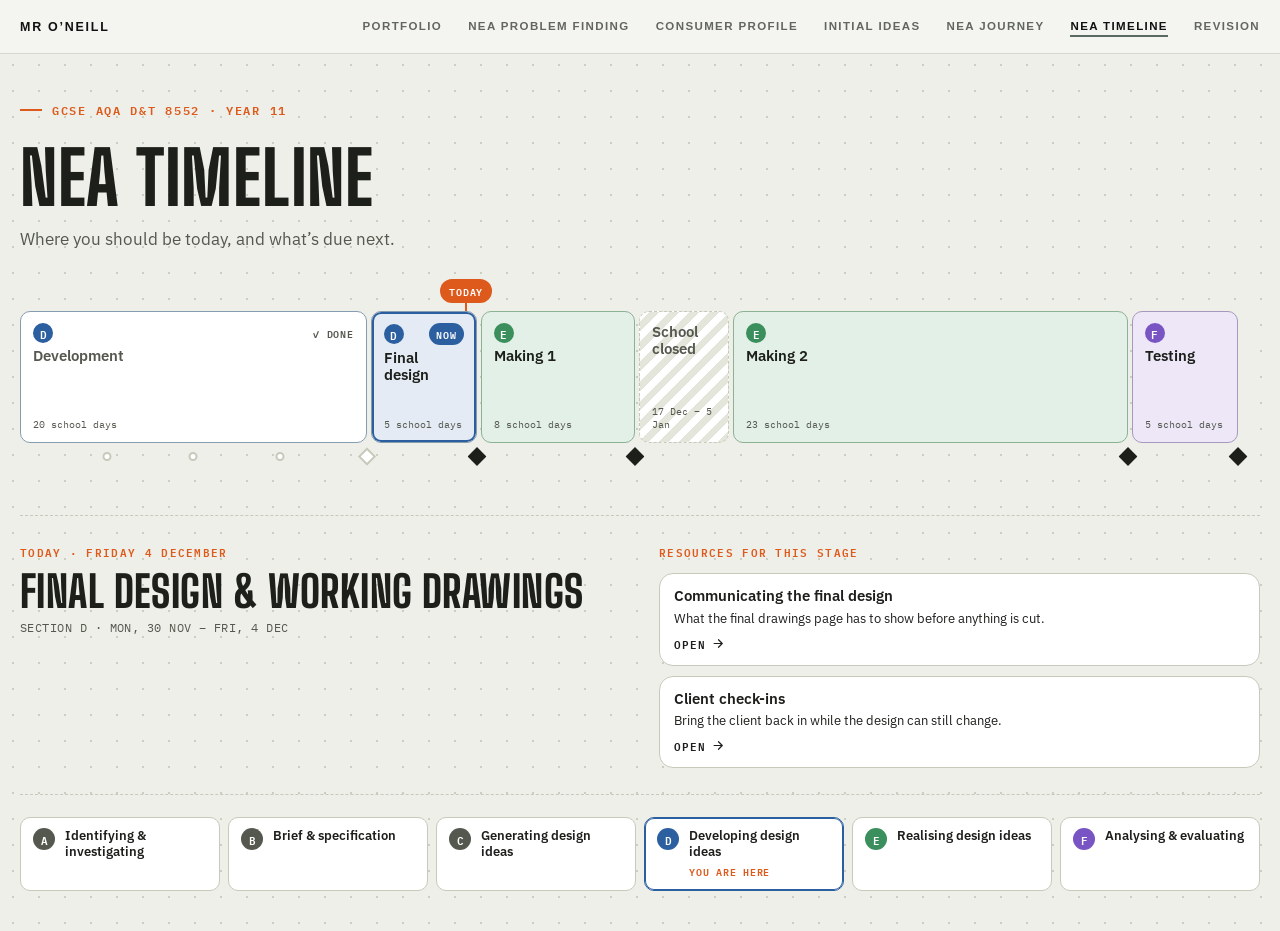
<file: nea-timeline.html>
<!doctype html>
<html lang="en">
<head>
<meta charset="utf-8">
<meta name="viewport" content="width=device-width, initial-scale=1, viewport-fit=cover">
<title>NEA Timeline</title>
<meta name="description" content="GCSE AQA D&amp;T NEA timeline for Year 11 at The Queen's School, Chester: where you should be today and what is due next.">
<link rel="preconnect" href="https://fonts.googleapis.com">
<link rel="preconnect" href="https://fonts.gstatic.com" crossorigin>
<link href="https://fonts.googleapis.com/css2?family=Big+Shoulders+Display:wght@600;700;800&family=IBM+Plex+Sans:wght@400;500;600;700&family=IBM+Plex+Mono:wght@500;600&display=swap" rel="stylesheet">
<link rel="stylesheet" href="nea-timeline.css">
<style>
  /* Page chrome only — the timeline itself is styled by nea-timeline.css */
  :root{
    color-scheme: light dark;
    --paper:#EEEFE8;
    --paper-dot:#CBCFC1;
    --surface:#FFFFFF;
    --ink:#1C1F1A;
    --ink-soft:#54584E;
    --line:#C7CABB;
    --accent:#DD5A1C;
  }
  @media (prefers-color-scheme: dark){
    :root:not([data-theme="light"]){
      --paper:#17191A;
      --paper-dot:#2B2E29;
      --surface:#1F2220;
      --ink:#EDEEE7;
      --ink-soft:#A9AC9F;
      --line:#383B34;
      --accent:#FF7A3D;
    }
  }
  :root[data-theme="dark"]{
    --paper:#17191A;
    --paper-dot:#2B2E29;
    --surface:#1F2220;
    --ink:#EDEEE7;
    --ink-soft:#A9AC9F;
    --line:#383B34;
    --accent:#FF7A3D;
  }

  *{box-sizing:border-box;}
  body{
    margin:0;
    padding-inline:20px;
    padding-block:0 40px;
    background:
      radial-gradient(circle, var(--paper-dot) 1.3px, transparent 1.3px) 0 0/26px 26px,
      var(--paper);
    color:var(--ink);
    font-family:"IBM Plex Sans", ui-sans-serif, system-ui, sans-serif;
  }
  img{max-width:100%;}
  [hidden]{display:none !important;}
  .wrap{max-width:1320px;margin-inline:auto;}

  .skip-link{
    position:absolute; z-index:60; top:12px; left:-9999px;
    padding:12px 18px; border:1px solid #9d9d95; border-radius:3px;
    background:#ffffff; color:#111111;
    font-family:Arial,Helvetica,sans-serif;
    font-size:0.78rem; font-weight:700; letter-spacing:0.1em;
    text-decoration:none; text-transform:uppercase;
  }
  .skip-link:focus{ left:12px; }

  /* Site nav, identical to the rest of the site */
  .site-nav{
    position:sticky; z-index:50; top:0;
    margin-inline:-20px; padding-inline:20px;
    background:#f4f4f1; border-bottom:1px solid #d8d8d2;
    font-family:Arial,Helvetica,sans-serif;
  }
  .site-nav-inner{
    display:flex; width:min(1320px,100%); margin:0 auto; padding:16px 0;
    gap:12px 28px; align-items:center; justify-content:space-between; flex-wrap:wrap;
  }
  .site-nav-brand{
    color:#111111; font-size:0.78rem; font-weight:700; letter-spacing:0.14em;
    text-decoration:none; text-transform:uppercase;
  }
  .site-nav-list{
    display:flex; gap:10px 26px; margin:0; padding:0; flex-wrap:wrap; list-style:none;
  }
  .site-nav-list a{
    display:inline-block; padding-bottom:3px; border-bottom:2px solid transparent;
    color:#626660; font-size:0.72rem; font-weight:700; letter-spacing:0.12em;
    text-decoration:none; text-transform:uppercase;
    transition:color 180ms ease, border-color 180ms ease;
  }
  .site-nav-brand:hover, .site-nav-list a:hover{ color:#111111; }
  .site-nav-list a[aria-current="page"]{ border-bottom-color:#596a64; color:#111111; }
  .site-nav-brand:focus-visible, .site-nav-list a:focus-visible{
    outline:3px solid rgba(47,95,87,0.34); outline-offset:3px;
  }
  @media (max-width:760px){
    .site-nav{ position:static; }
    .site-nav-inner{ padding:12px 0; gap:8px 20px; }
  }

  /* Hero: title and one line, nothing else */
  .hero{ padding-block:34px 24px; display:flex; flex-direction:column; gap:12px; }
  .eyebrow{
    display:flex; gap:10px; align-items:center;
    color:var(--accent);
    font-family:"IBM Plex Mono", monospace;
    font-size:0.76rem; font-weight:600; letter-spacing:0.14em; text-transform:uppercase;
  }
  .eyebrow::before{ content:""; width:22px; height:2px; background:var(--accent); display:inline-block; }
  .hero h1{
    margin:0;
    font-family:"Big Shoulders Display", ui-sans-serif, sans-serif;
    font-size:clamp(2.6rem, 9vw, 4.6rem); font-weight:800;
    letter-spacing:0.01em; line-height:0.95; text-transform:uppercase;
  }
  .hero .lede{ margin:0; max-width:60ch; color:var(--ink-soft); font-size:1.05rem; line-height:1.6; }
</style>
<script src="nea-timeline.js" defer></script>
</head>
<body>
<a class="skip-link" href="#main-content">Skip to content</a>
<nav class="site-nav" aria-label="Primary">
  <div class="site-nav-inner">
    <a class="site-nav-brand" href="index.html">Mr O&rsquo;Neill</a>
    <ul class="site-nav-list">
      <li><a href="index.html">Portfolio</a></li>
      <li><a href="nea-problem-finding.html">NEA Problem Finding</a></li>
      <li><a href="consumer-profile.html">Consumer Profile</a></li>
      <li><a href="initial-ideas.html">Initial Ideas</a></li>
      <li><a href="nea-journey.html">NEA Journey</a></li>
      <li><a href="nea-timeline.html" aria-current="page">NEA Timeline</a></li>
      <li><a href="revision-design-theory.html">Revision</a></li>
    </ul>
  </div>
</nav>

<div class="wrap" id="main-content">
  <header class="hero">
    <p class="eyebrow">GCSE AQA D&amp;T 8552 &middot; Year 11</p>
    <h1>NEA Timeline</h1>
    <p class="lede">Where you should be today, and what&rsquo;s due next.</p>
  </header>

  <main class="nea-timeline" data-nea-timeline data-nea-theme="auto">
    <noscript>
      <p class="nea-tl-preview">This timeline needs JavaScript. Key dates: development complete Fri 27 Nov, final design locked Fri 4 Dec, templates and first CAM parts cut Wed 16 Dec, prototype complete Fri 5 Feb, NEA hand-in Fri 12 Feb 2027.</p>
    </noscript>
  </main>
</div>
</body>
</html>
</file>
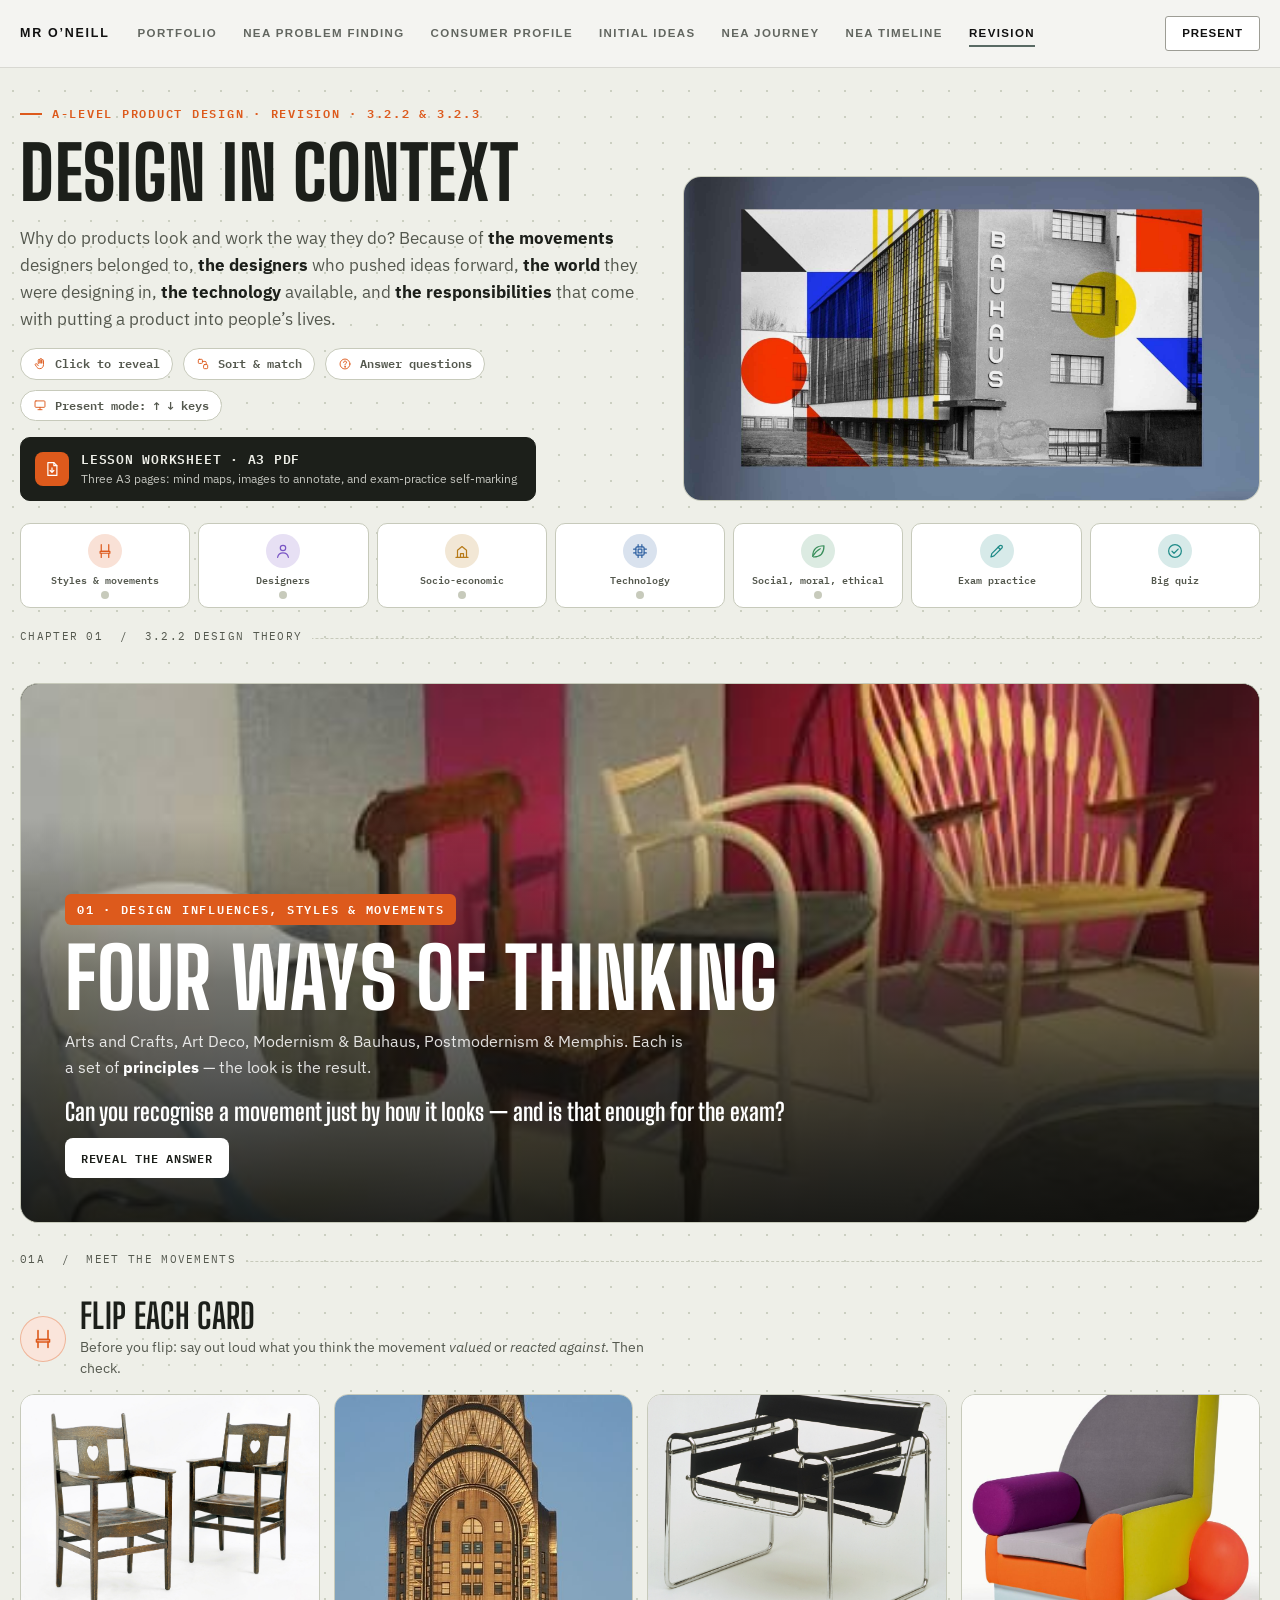
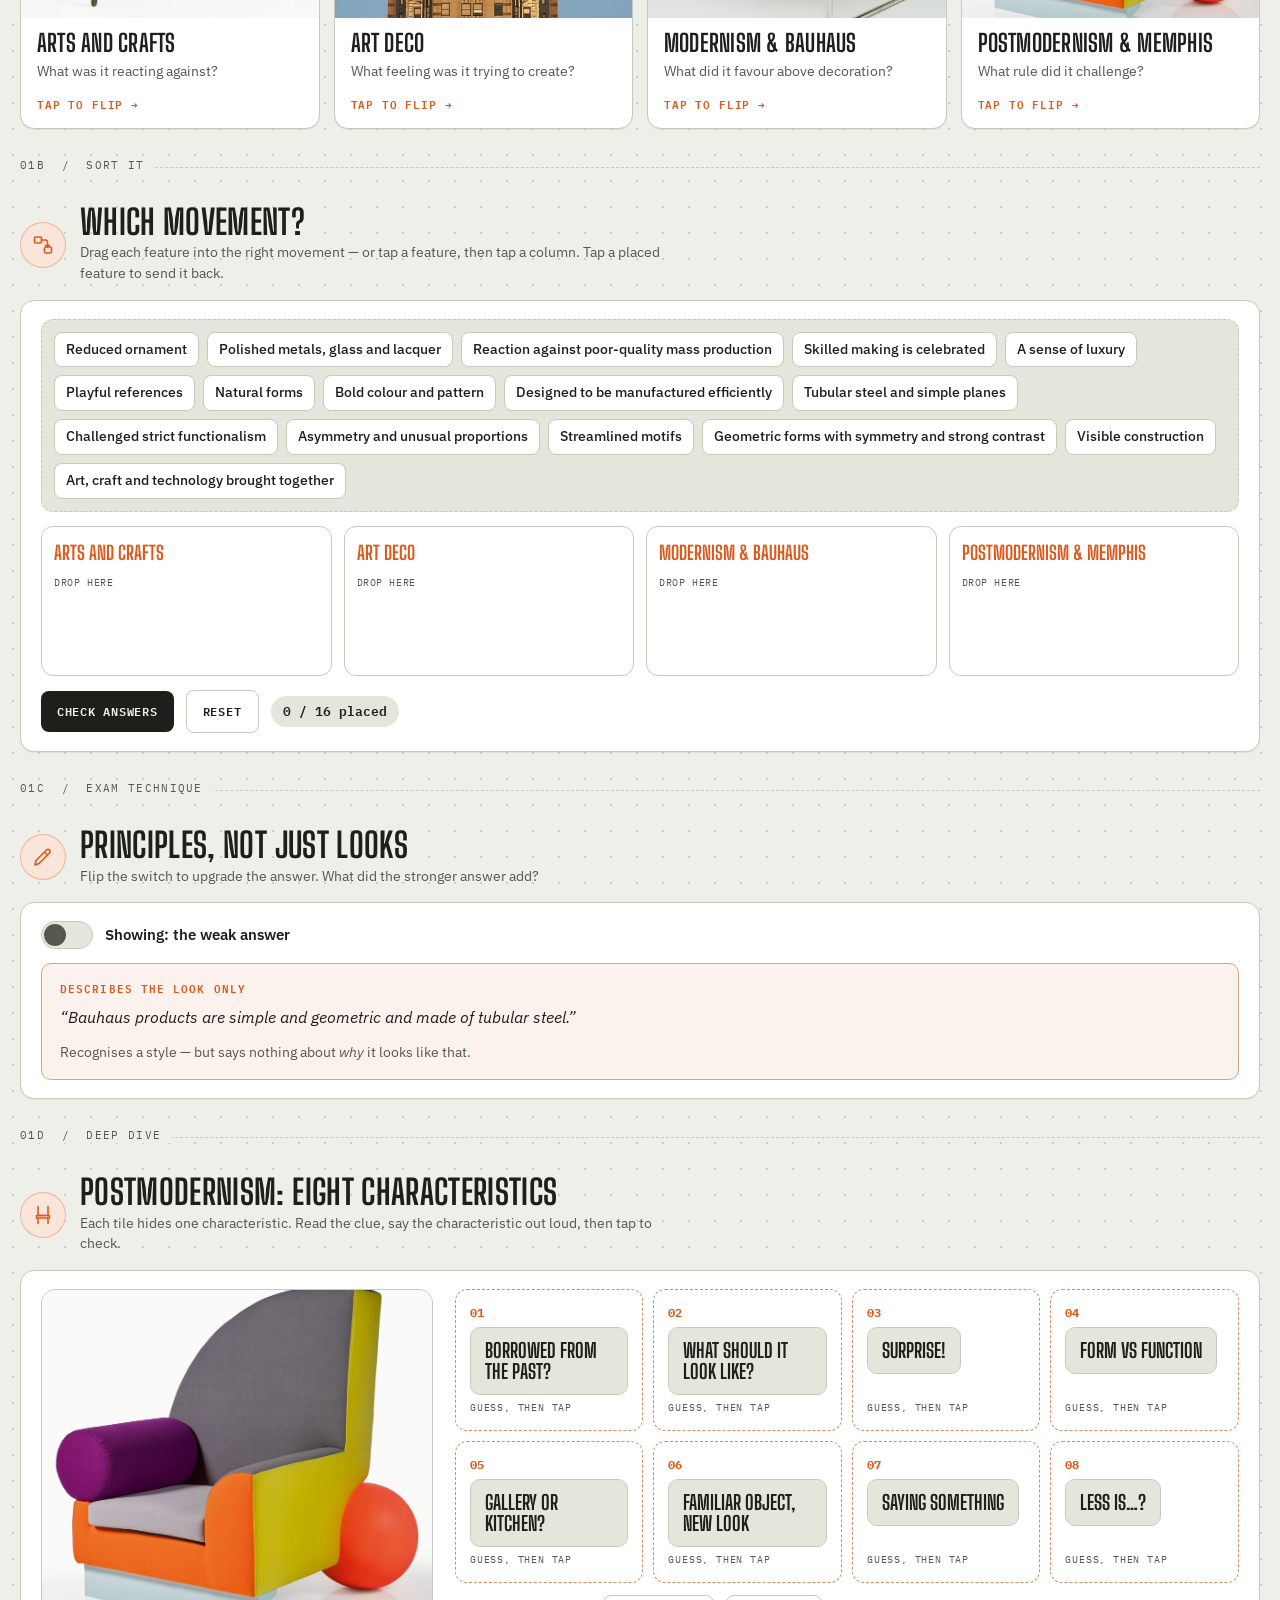
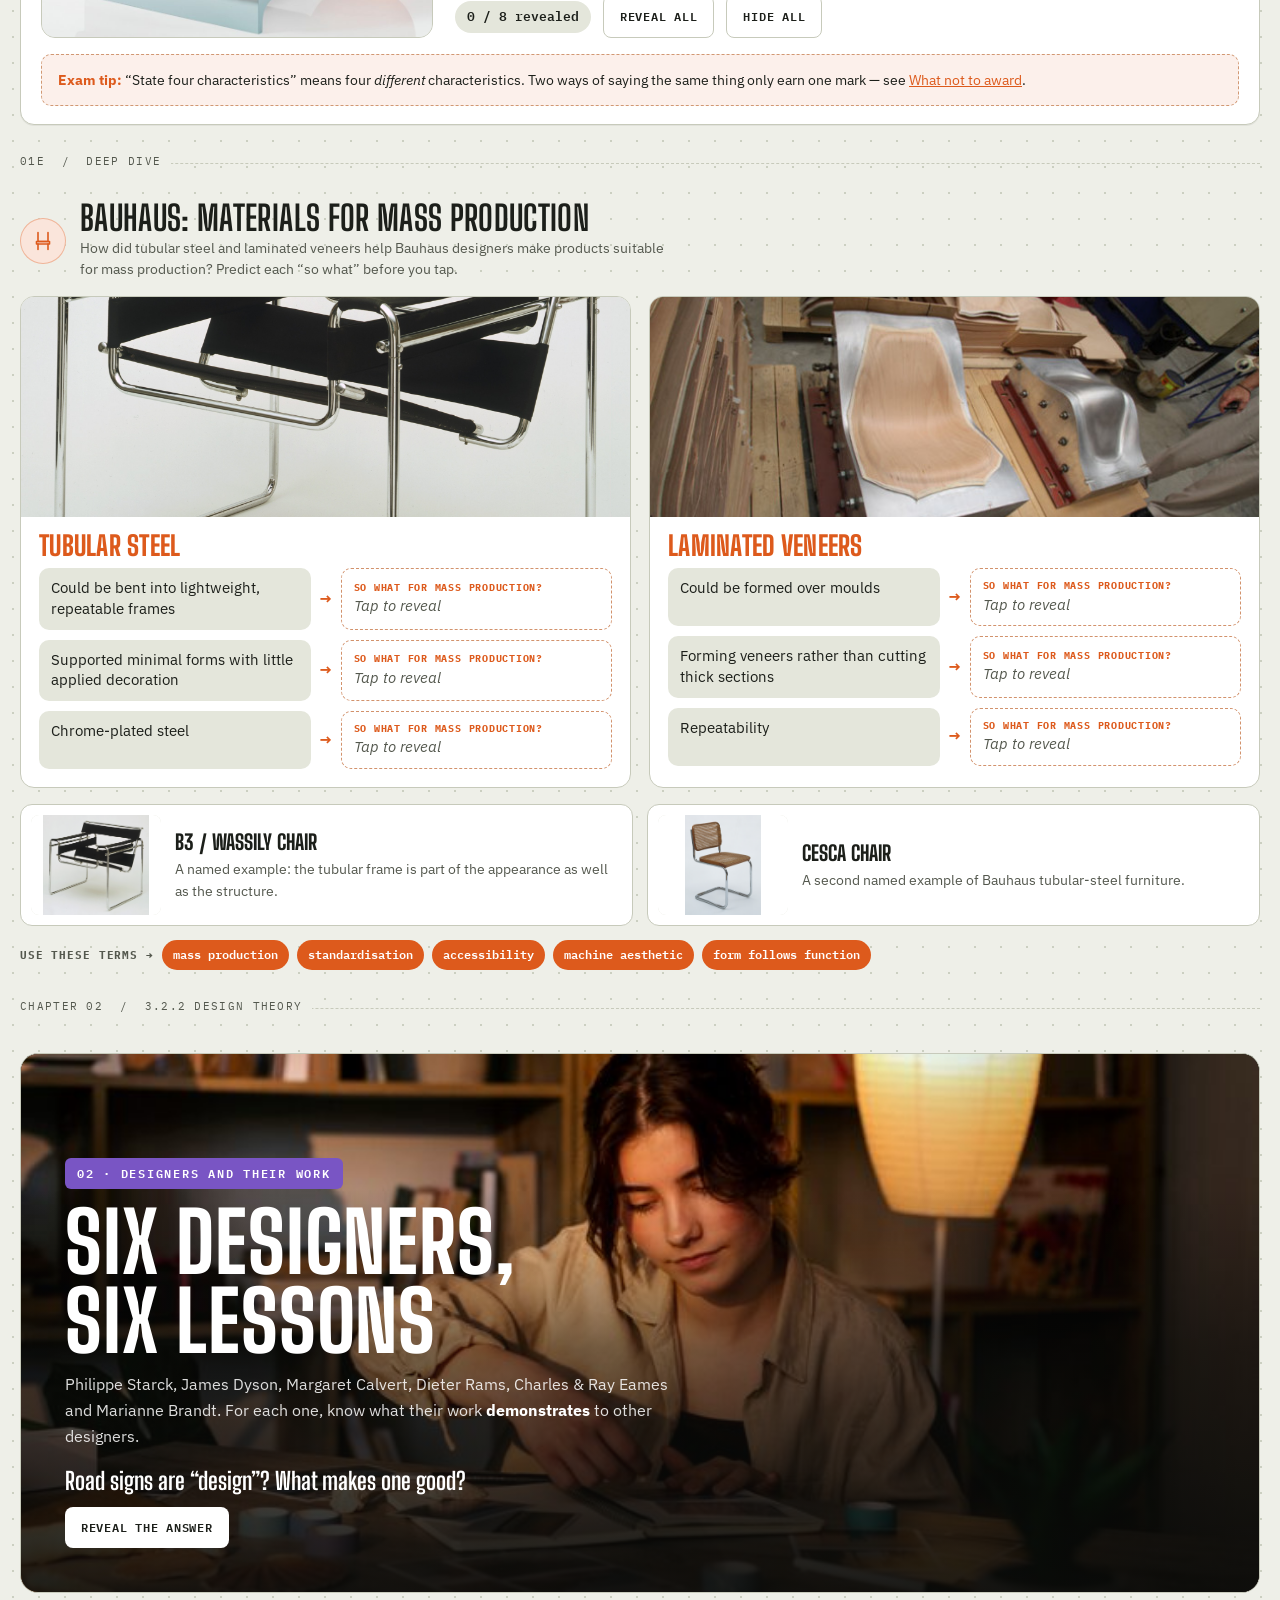
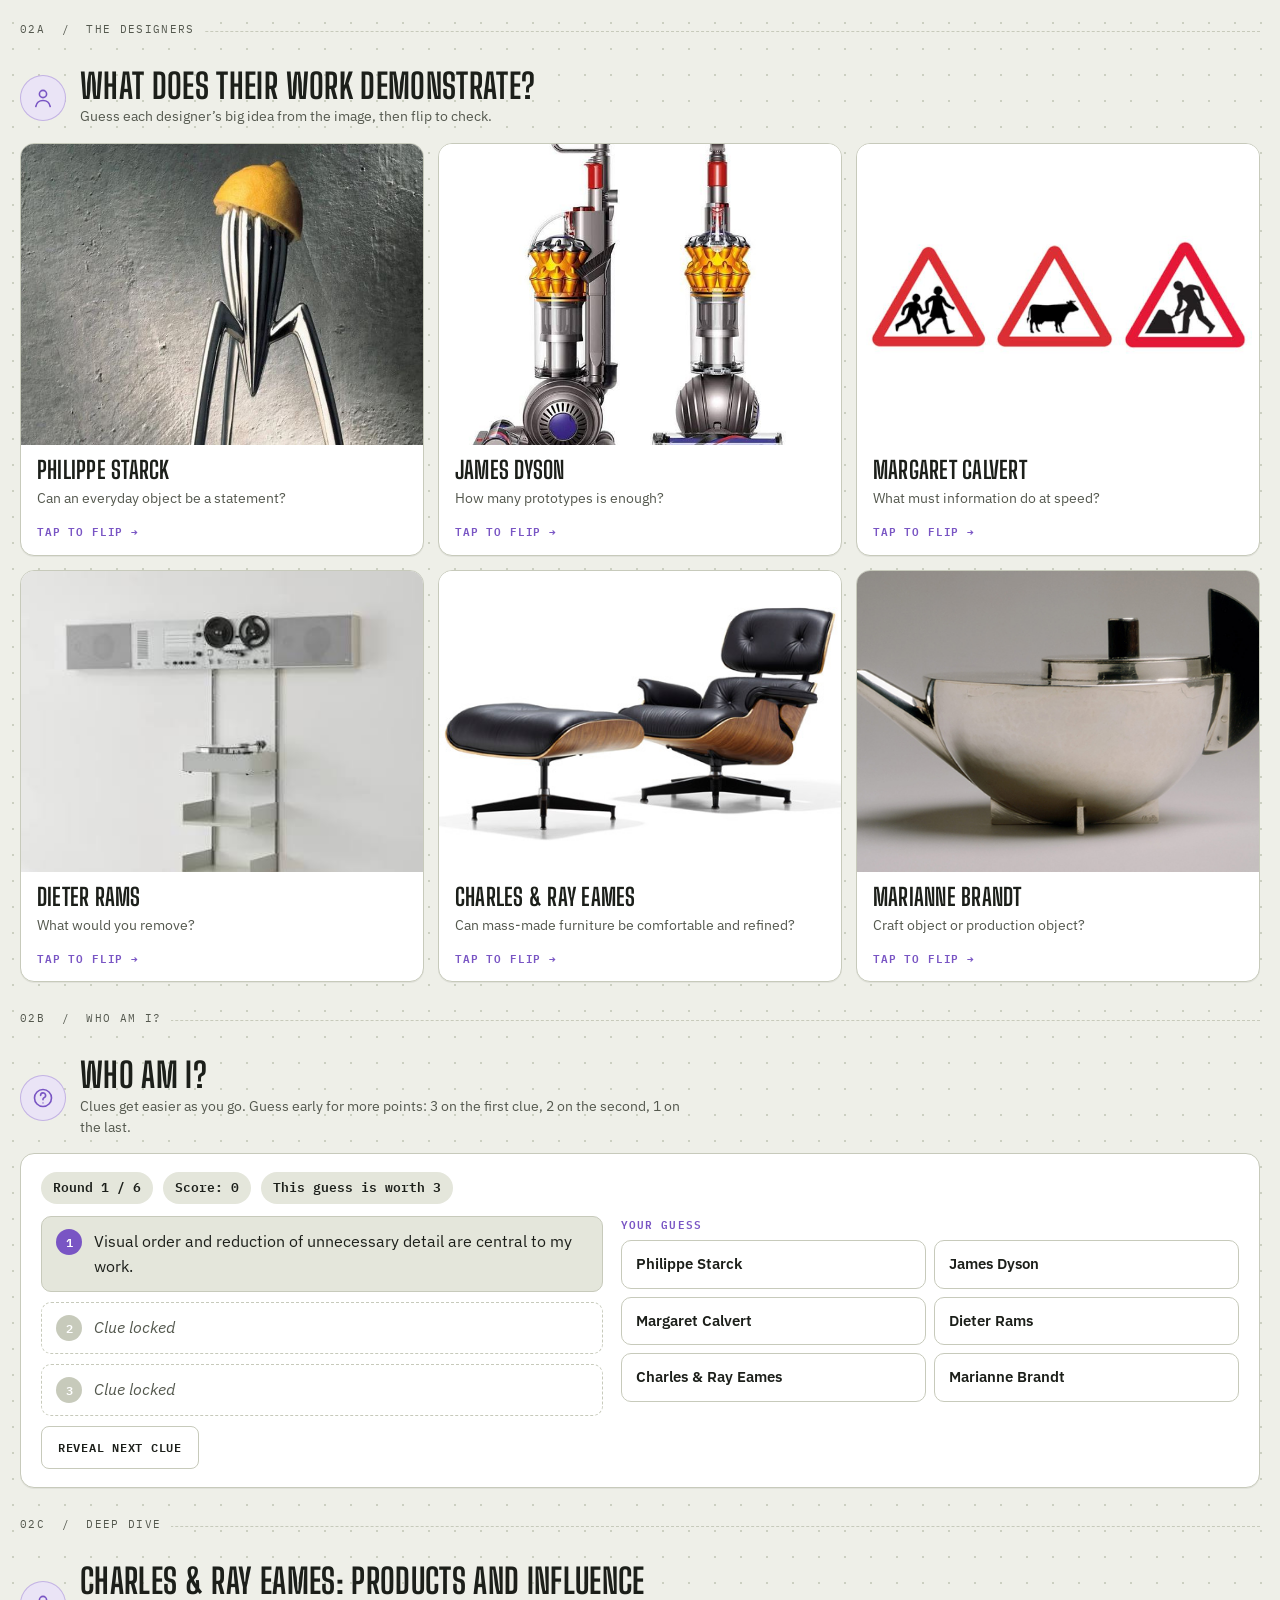
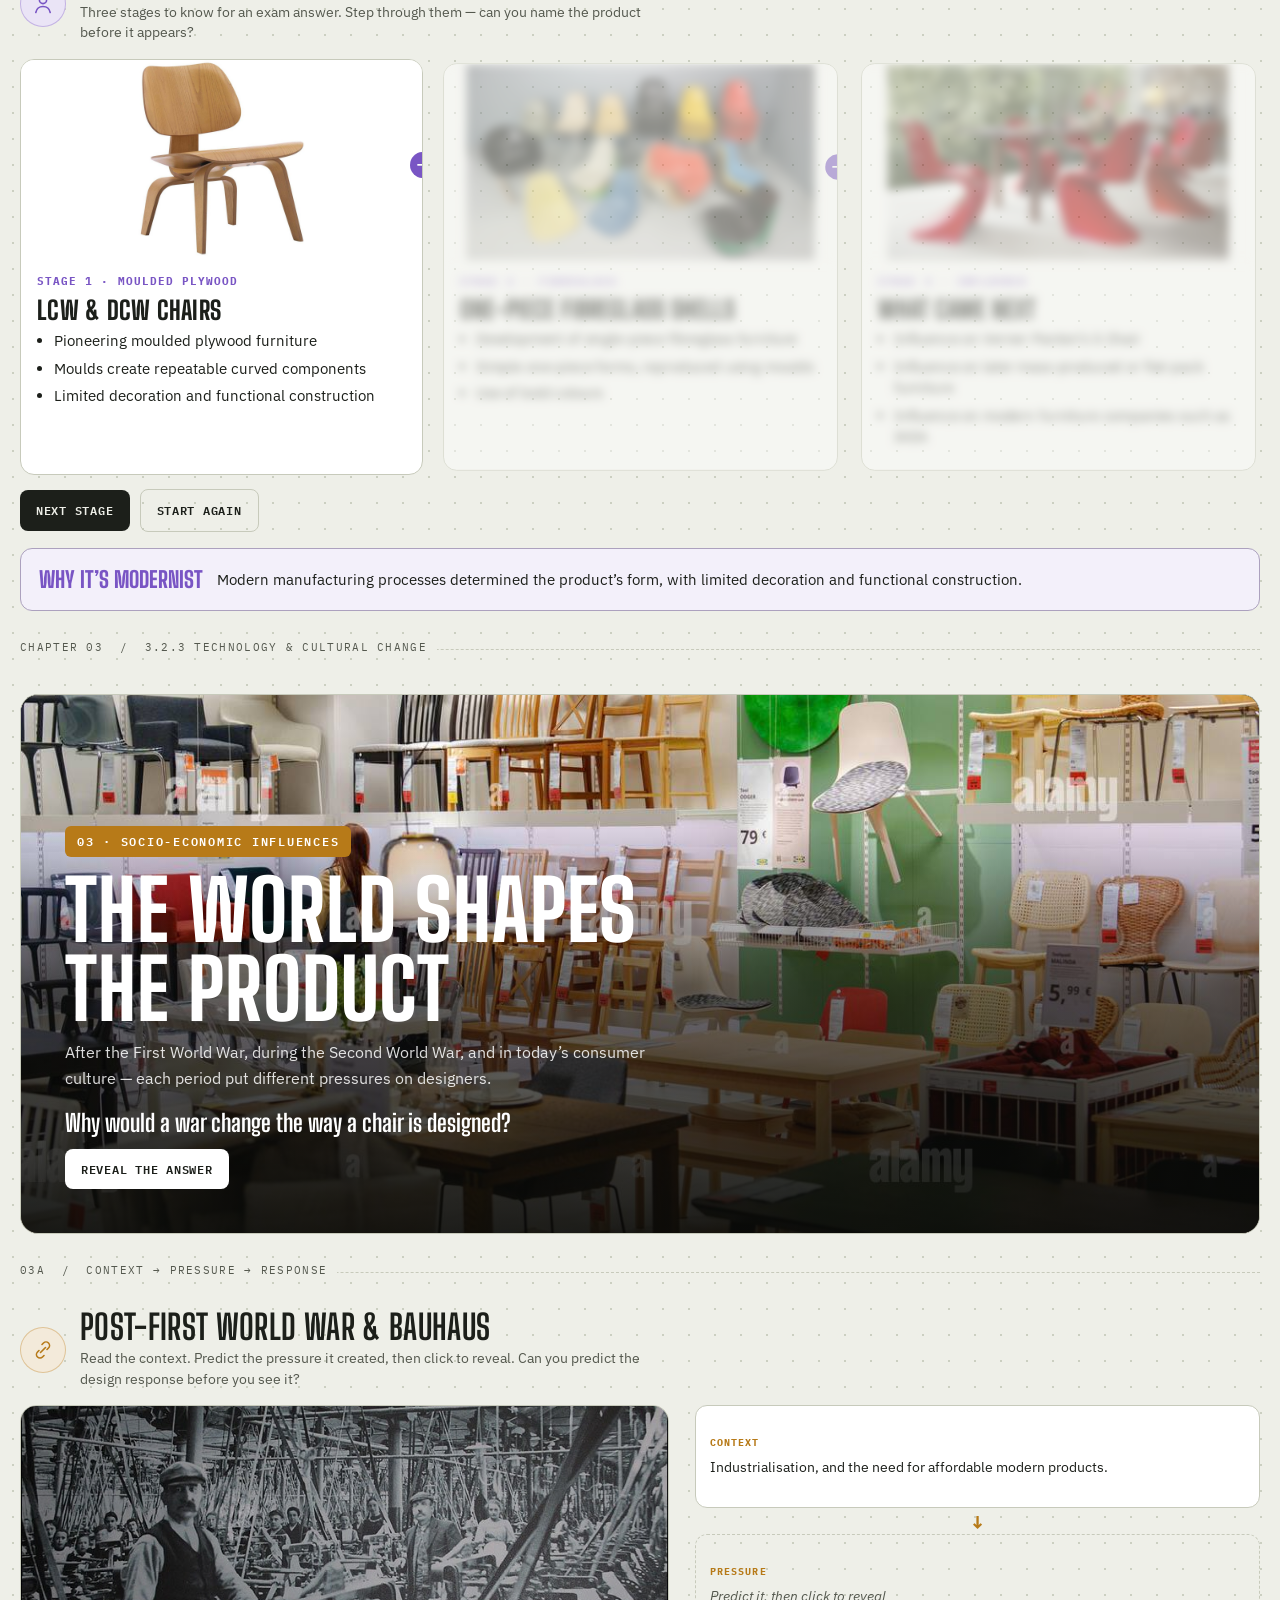
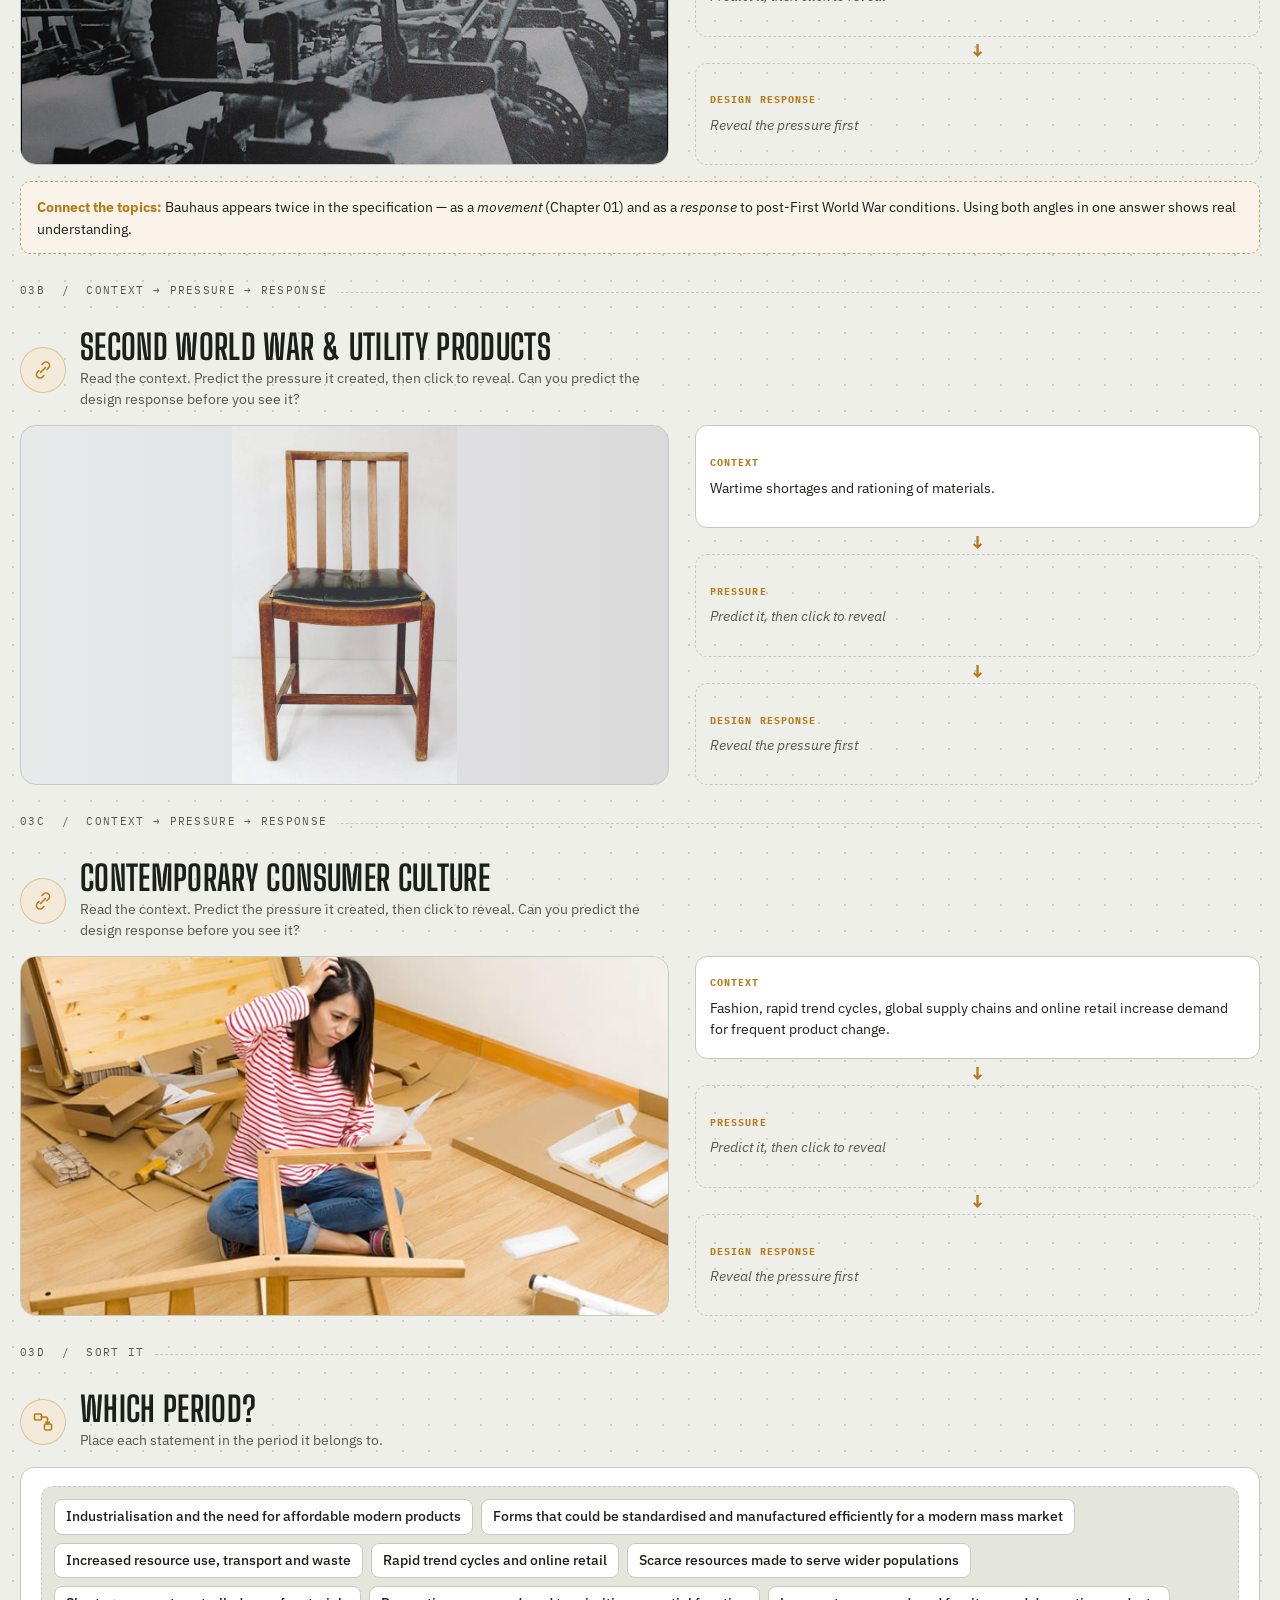
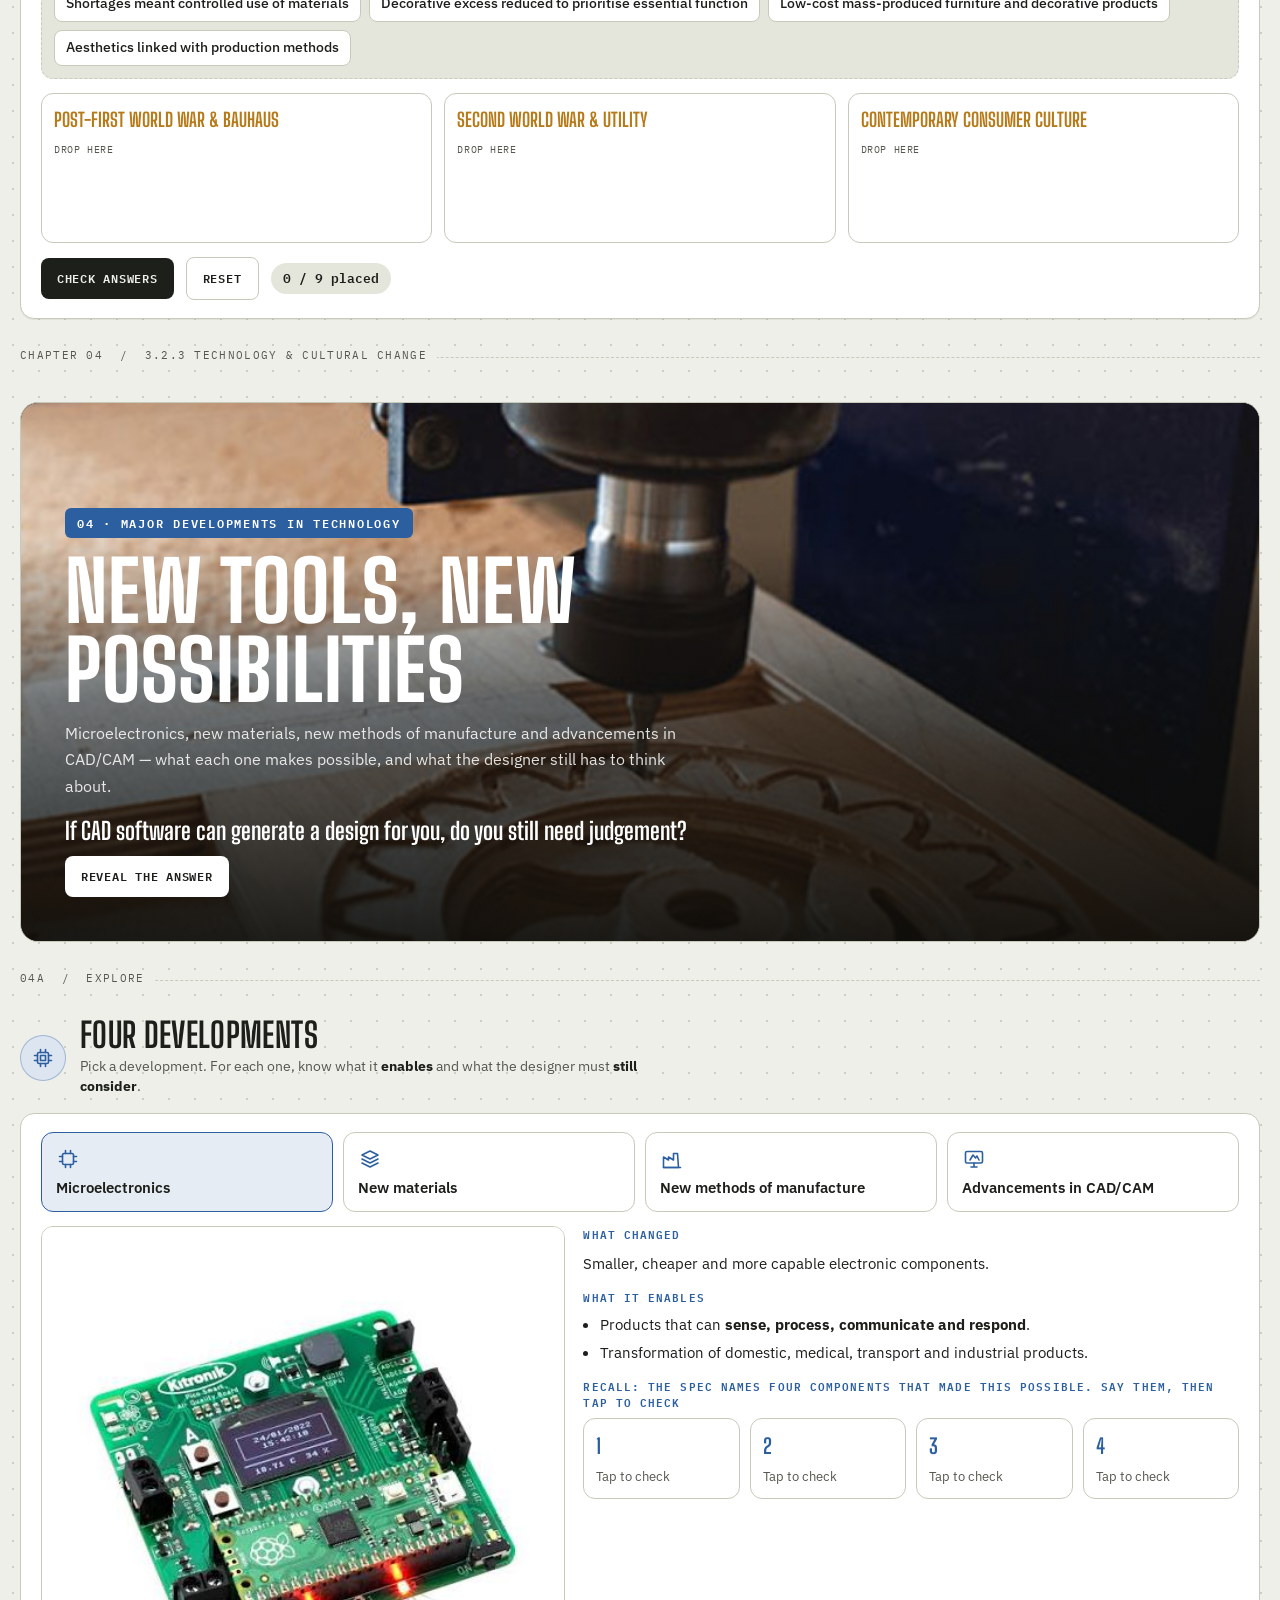
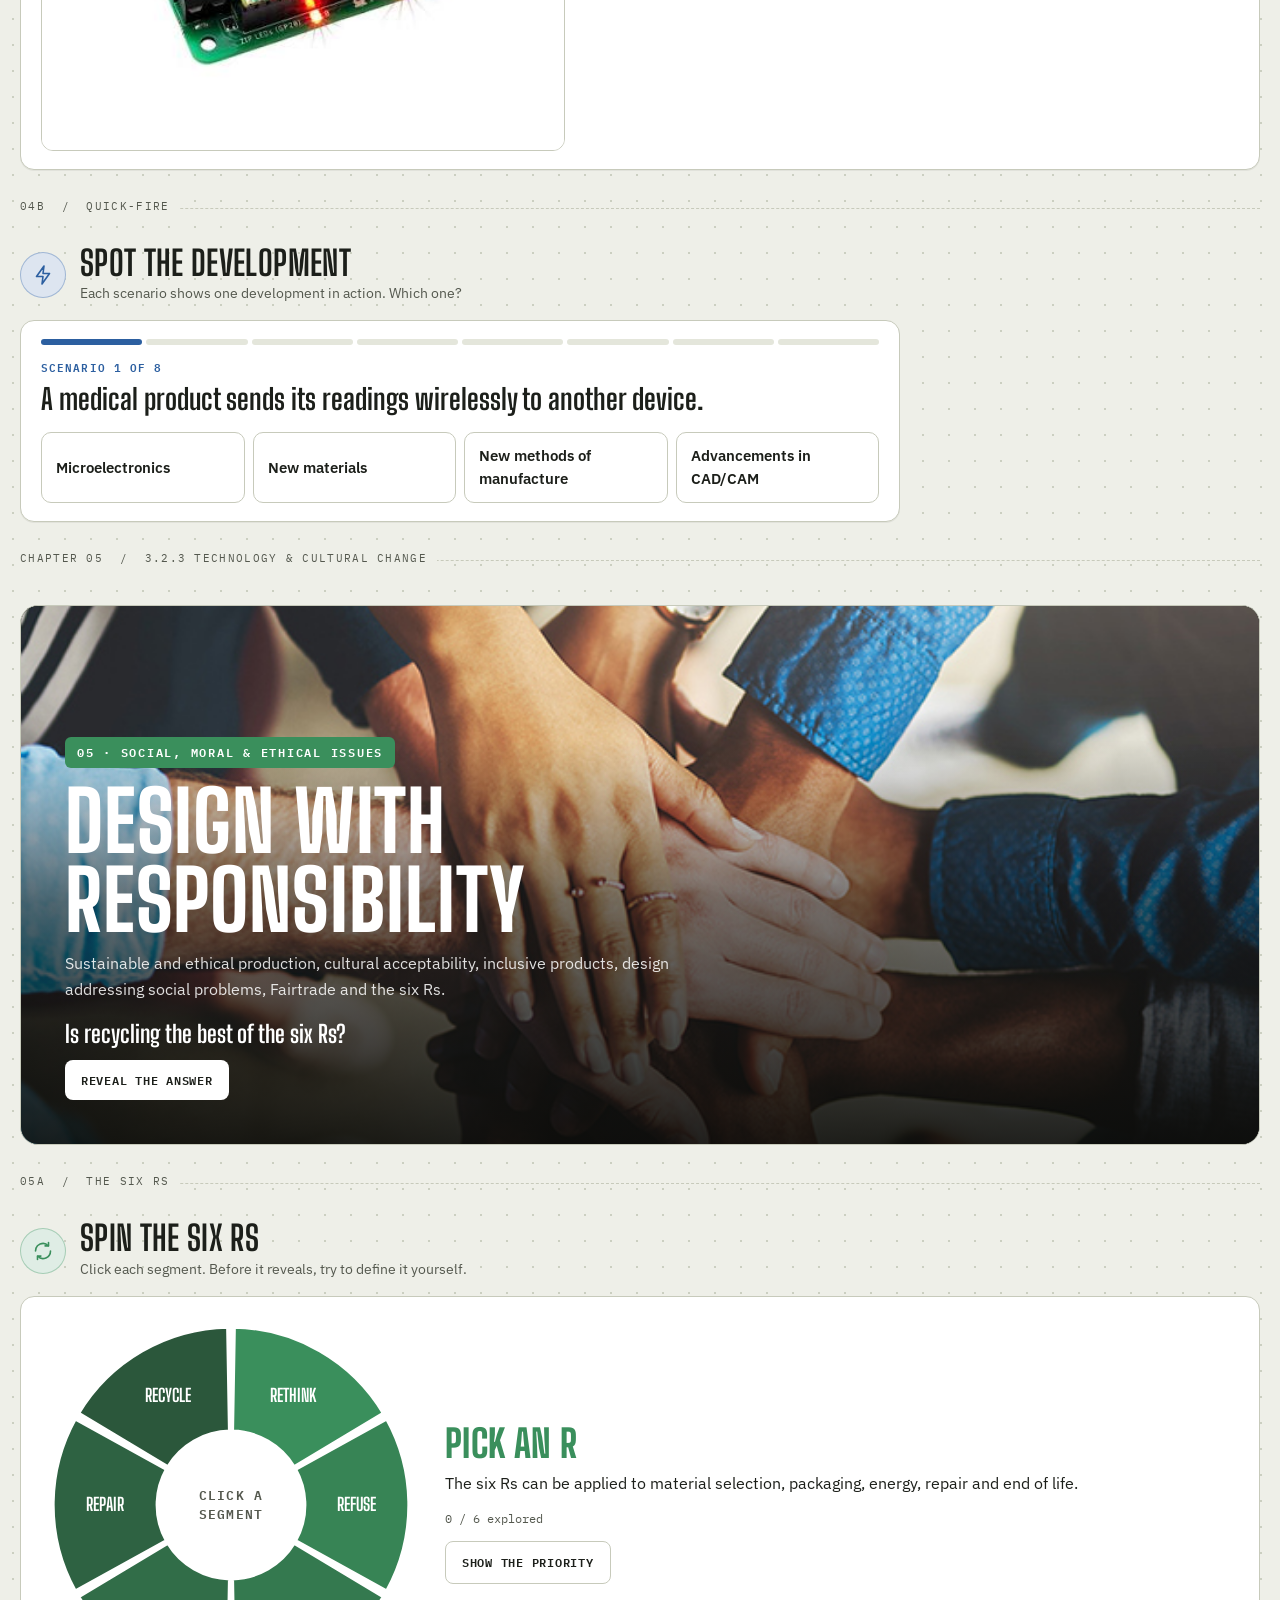
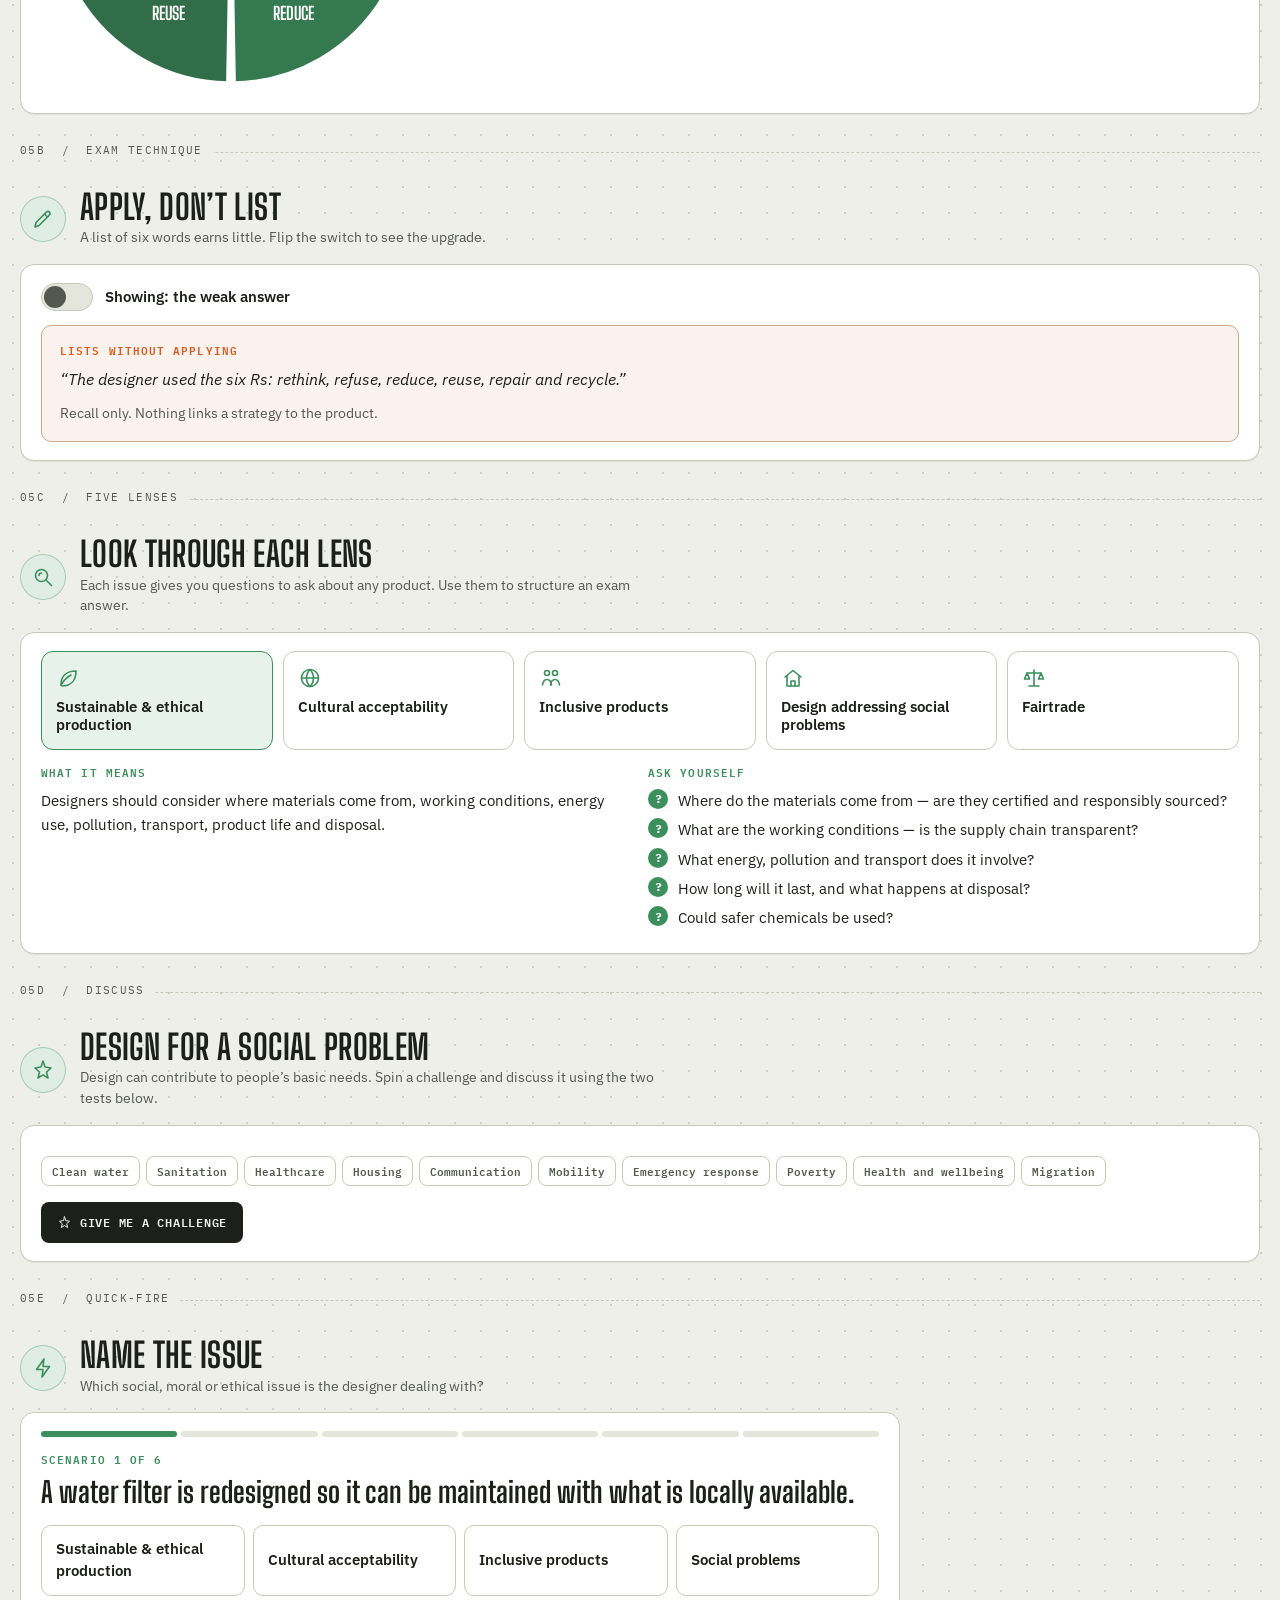
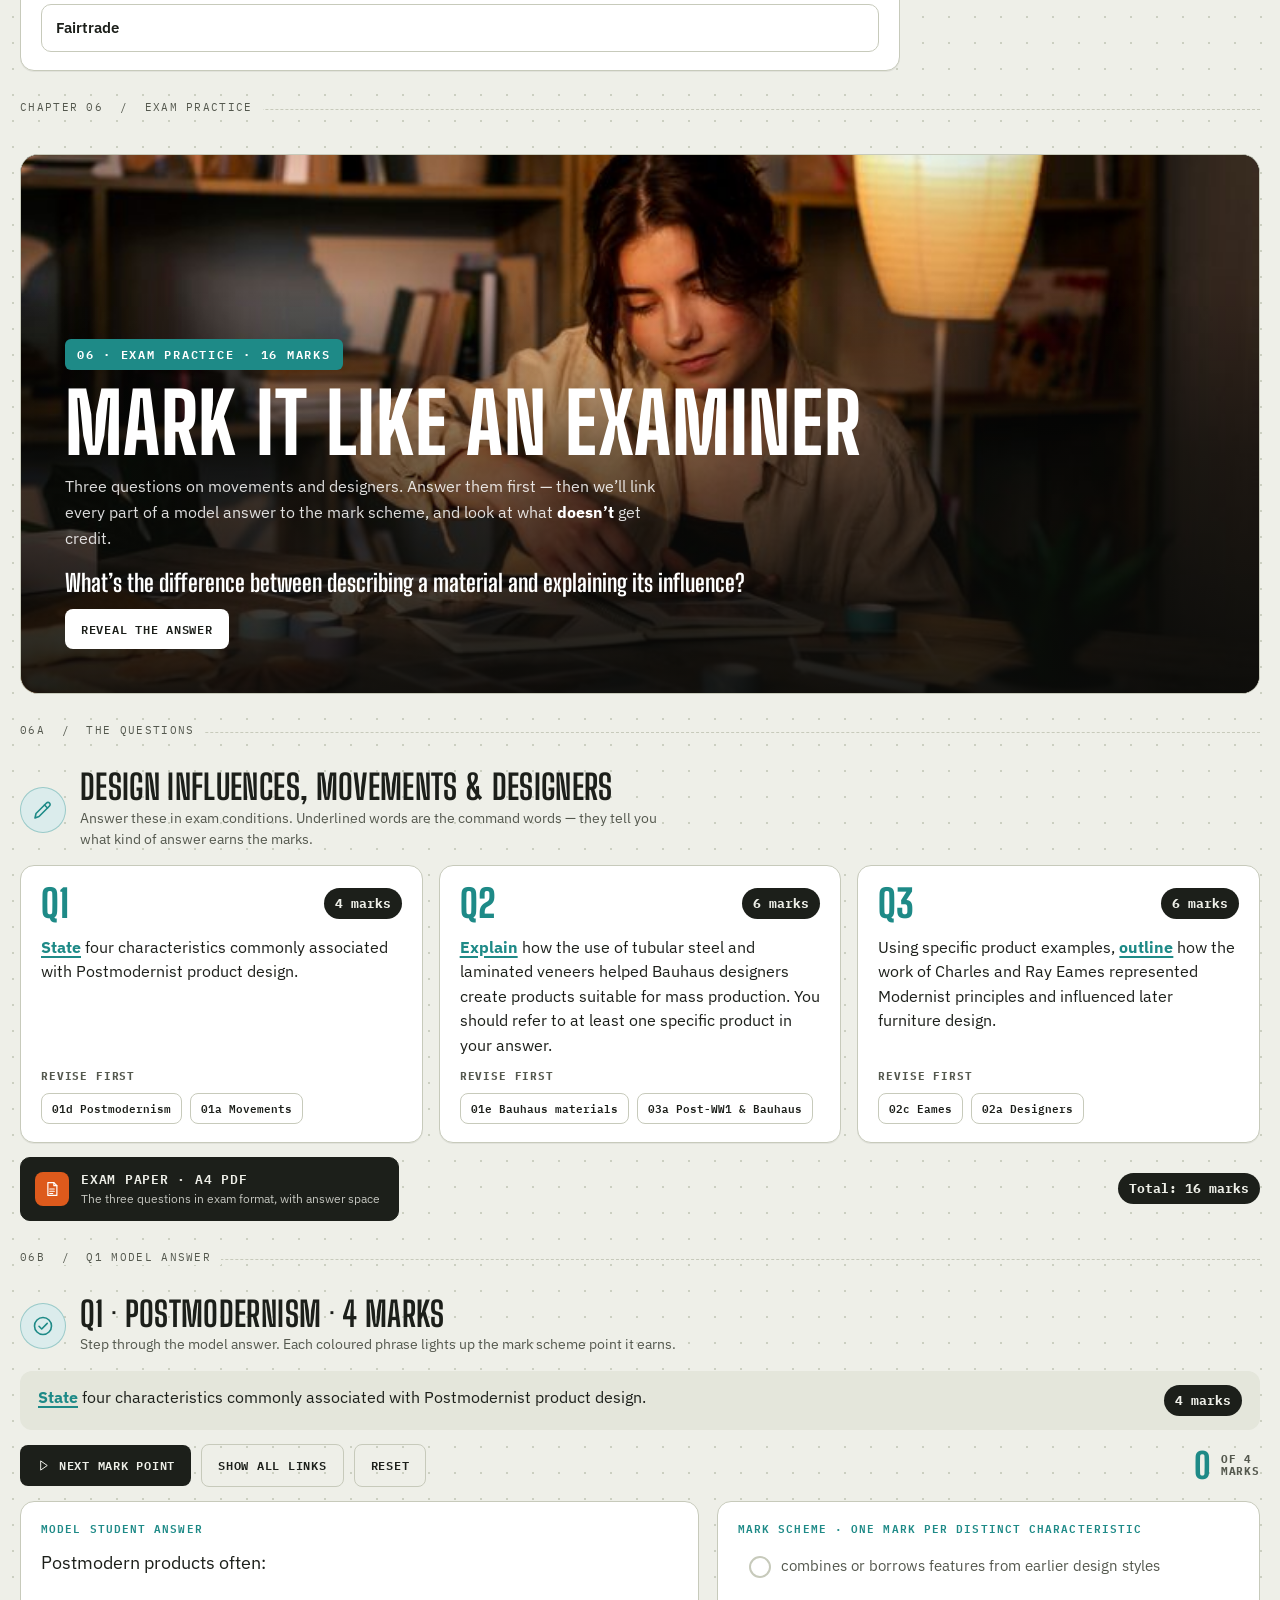
<file: revision-design-theory.html>
<!doctype html>
<html lang="en">
<head>
<meta charset="utf-8">
<meta name="viewport" content="width=device-width, initial-scale=1, viewport-fit=cover">
<title>Design in Context</title>
<meta name="description" content="A-level Product Design revision: design influences, styles and movements; designers and their work; socio-economic influences; major developments in technology; social, moral and ethical issues.">
<link rel="preconnect" href="https://fonts.googleapis.com">
<link rel="preconnect" href="https://fonts.gstatic.com" crossorigin>
<link href="https://fonts.googleapis.com/css2?family=Big+Shoulders+Display:wght@600;700;800&family=IBM+Plex+Sans:wght@400;500;600;700&family=IBM+Plex+Mono:wght@500;600&display=swap" rel="stylesheet">
<style>
  /* ============ Tokens — identical to initial-ideas.html ============ */
  :root{
    color-scheme: light dark;
    --paper:#EEEFE8;
    --paper-dot:#CBCFC1;
    --surface:#FFFFFF;
    --surface-2:#E4E6DB;
    --ink:#1C1F1A;
    --ink-soft:#54584E;
    --line:#C7CABB;
    --accent:#DD5A1C;
    --accent-ink:#FFFFFF;
    --c-unlock:#2C5FA0;
    --c-box:#DD5A1C;
    --c-tag:#7955C4;
    --c-annotate:#3A8F5C;
    --c-cube:#B77A18;
    --c-grid:#1E8A87;
    --good:#3A8F5C;
    --bad:#C2412D;
    --shadow: 0 1px 0 rgba(28,31,26,0.06);
    --radius:14px;
  }
  @media (prefers-color-scheme: dark){
    :root:not([data-theme="light"]){
      --paper:#17191A;
      --paper-dot:#2B2E29;
      --surface:#1F2220;
      --surface-2:#272A26;
      --ink:#EDEEE7;
      --ink-soft:#A9AC9F;
      --line:#383B34;
      --accent:#FF7A3D;
      --accent-ink:#1C1F1A;
      --c-unlock:#6FA1E0;
      --c-box:#FF7A3D;
      --c-tag:#AC94E8;
      --c-annotate:#67C08A;
      --c-cube:#E0A63E;
      --c-grid:#4FC2BE;
      --good:#67C08A;
      --bad:#F07A66;
      --shadow: 0 1px 0 rgba(0,0,0,0.3);
    }
  }
  :root[data-theme="dark"]{
    --paper:#17191A;
    --paper-dot:#2B2E29;
    --surface:#1F2220;
    --surface-2:#272A26;
    --ink:#EDEEE7;
    --ink-soft:#A9AC9F;
    --line:#383B34;
    --accent:#FF7A3D;
    --accent-ink:#1C1F1A;
    --c-unlock:#6FA1E0;
    --c-box:#FF7A3D;
    --c-tag:#AC94E8;
    --c-annotate:#67C08A;
    --c-cube:#E0A63E;
    --c-grid:#4FC2BE;
    --good:#67C08A;
    --bad:#F07A66;
    --shadow: 0 1px 0 rgba(0,0,0,0.3);
  }

  *{box-sizing:border-box;}
  html{scroll-behavior:smooth;}
  body{
    margin:0;
    background:
      radial-gradient(circle, var(--paper-dot) 1.3px, transparent 1.3px) 0 0/26px 26px,
      var(--paper);
    color:var(--ink);
    font:15px/1.5 "IBM Plex Sans", ui-sans-serif, system-ui, sans-serif;
    padding-inline:20px;
    padding-block:0 48px;
  }
  img{max-width:100%;}
  [hidden]{display:none !important;}
  h1,h2,h3{
    font-family:"Big Shoulders Display", ui-sans-serif, sans-serif;
    text-transform:uppercase;
    letter-spacing:0.01em;
    text-wrap:balance;
    margin:0;
    line-height:0.95;
  }
  h4{margin:0;}
  .wrap{max-width:1320px;margin-inline:auto;}
  p{line-height:1.6;color:var(--ink-soft);margin:0;}
  strong{color:var(--ink);}
  a{color:var(--accent);}
  button{font:inherit;}
  .icon{fill:none;stroke:currentColor;stroke-width:1.6;stroke-linecap:round;stroke-linejoin:round;}
  .mono{font-family:"IBM Plex Mono", ui-monospace, monospace;}

  /* ============ Hero ============ */
  .hero{padding-block:36px 30px; display:flex; flex-direction:column; gap:16px;}
  .eyebrow{
    font-family:"IBM Plex Mono", monospace; font-size:0.78rem; font-weight:600;
    letter-spacing:0.14em; text-transform:uppercase; color:var(--accent);
    display:flex; align-items:center; gap:10px;
  }
  .eyebrow::before{content:""; width:22px; height:2px; background:var(--accent); display:inline-block;}
  .hero h1{font-size:clamp(2.6rem, 9vw, 4.6rem); font-weight:800;}
  .hero .lede{font-size:1.05rem; max-width:62ch;}
  .hero-media{
    position:relative; border-radius:18px; overflow:hidden;
    width:100%; aspect-ratio:16/9;
    border:1px solid var(--line); background:var(--surface-2);
  }
  .hero-media img{width:100%; height:100%; object-fit:cover; display:block;}
  .hero-grid{display:grid; grid-template-columns:1.1fr 1fr; gap:28px; align-items:end;}
  @media (max-width:860px){ .hero-grid{grid-template-columns:1fr;} }
  .how-to{display:flex; gap:10px; flex-wrap:wrap;}
  .how-chip{
    display:inline-flex; align-items:center; gap:8px;
    font-family:"IBM Plex Mono",monospace; font-size:0.72rem; font-weight:600;
    border:1px solid var(--line); background:var(--surface); border-radius:999px; padding:6px 12px;
    color:var(--ink-soft);
  }
  .how-chip svg{width:14px; height:14px; color:var(--accent);}

  /* topic strip (same look as initial-ideas rules strip) */
  .rules-strip{display:grid; grid-template-columns:repeat(7,1fr); gap:8px; margin-top:6px;}
  .rule-chip{
    background:var(--surface); border:1px solid var(--line); border-radius:10px;
    padding:10px 6px 8px; display:flex; flex-direction:column; align-items:center; gap:6px;
    text-decoration:none; color:var(--ink); cursor:pointer;
    transition:transform .15s ease, border-color .15s ease;
  }
  .rule-chip:hover{transform:translateY(-2px); border-color:var(--chip-color, var(--accent));}
  .rule-chip .badge{
    width:34px; height:34px; border-radius:50%;
    background:color-mix(in srgb, var(--chip-color) 18%, var(--surface)); color:var(--chip-color);
    display:flex; align-items:center; justify-content:center;
  }
  .rule-chip .badge svg{width:18px; height:18px;}
  .rule-chip .label{
    font-family:"IBM Plex Mono",monospace; font-size:0.62rem; font-weight:600; text-align:center;
    color:var(--ink-soft); line-height:1.15;
  }
  .rule-chip .conf-dot{width:8px; height:8px; border-radius:50%; background:var(--line);}
  .rule-chip .conf-dot[data-level="r"]{background:var(--bad);}
  .rule-chip .conf-dot[data-level="a"]{background:var(--c-cube);}
  .rule-chip .conf-dot[data-level="g"]{background:var(--good);}
  @media (max-width:640px){ .rules-strip{grid-template-columns:repeat(4,1fr);} }

  /* ============ Sections ============ */
  section{padding-block:38px; border-top:1px dashed var(--line); position:relative;}
  .dim-label{
    position:absolute; top:-11px; left:0; background:var(--paper); padding-right:10px;
    font-family:"IBM Plex Mono",monospace; font-size:0.68rem; letter-spacing:0.12em;
    text-transform:uppercase; color:var(--ink-soft);
  }
  .sec-head{display:flex; align-items:center; gap:14px; margin-bottom:16px;}
  .sec-head .badge{
    flex:none; width:46px; height:46px; border-radius:50%;
    background:color-mix(in srgb, var(--sec-color) 16%, var(--surface)); color:var(--sec-color);
    display:flex; align-items:center; justify-content:center;
    border:1px solid color-mix(in srgb, var(--sec-color) 35%, transparent);
  }
  .sec-head .badge svg{width:24px; height:24px;}
  .sec-head h2{font-size:clamp(1.5rem,4.4vw,2.15rem); font-weight:700;}
  .sec-head .sub{font-size:0.86rem; color:var(--ink-soft); margin-top:4px; max-width:75ch;}
  .card{
    background:var(--surface); border:1px solid var(--line); border-radius:var(--radius);
    padding:18px 20px; box-shadow:var(--shadow);
  }
  .kicker-tiny{
    font-family:"IBM Plex Mono",monospace; font-size:0.68rem; text-transform:uppercase;
    letter-spacing:0.1em; font-weight:600; margin-bottom:8px; display:block; color:var(--sec-color, var(--accent));
  }
  .spec-ref{
    display:inline-flex; font-family:"IBM Plex Mono",monospace; font-size:0.66rem; font-weight:600;
    letter-spacing:0.08em; padding:3px 8px; border-radius:6px;
    background:color-mix(in srgb, var(--sec-color) 14%, var(--surface)); color:var(--sec-color);
    border:1px solid color-mix(in srgb, var(--sec-color) 30%, transparent);
  }

  /* ============ Buttons ============ */
  .btn{
    font-family:"IBM Plex Mono",monospace; font-weight:600; font-size:0.78rem;
    text-transform:uppercase; letter-spacing:0.06em;
    background:var(--ink); color:var(--paper); border:none; border-radius:8px; padding:11px 16px;
    cursor:pointer; display:inline-flex; align-items:center; gap:8px;
  }
  .btn:hover{background:var(--sec-color, var(--accent)); color:#fff;}
  .btn.ghost{background:transparent; color:var(--ink); border:1px solid var(--line);}
  .btn.ghost:hover{border-color:var(--sec-color, var(--accent)); color:var(--sec-color, var(--accent)); background:transparent;}
  .btn svg{width:15px; height:15px;}
  .btn:disabled{opacity:0.4; cursor:default;}
  .btn-row{display:flex; gap:10px; flex-wrap:wrap; align-items:center;}
  :where(button, [tabindex], a, input):focus-visible{outline:2px solid var(--accent); outline-offset:2px;}

  /* ============ Image slots (auto placeholder until the file exists) ============ */
  .ph{
    width:100%; height:100%; min-height:inherit;
    display:flex; flex-direction:column; align-items:center; justify-content:center; gap:6px;
    text-align:center; padding:18px;
    background:repeating-linear-gradient(135deg, var(--surface-2) 0 12px, color-mix(in srgb, var(--surface-2) 55%, var(--surface)) 12px 24px);
    color:var(--ink-soft);
  }
  .ph svg{width:26px; height:26px; opacity:0.7;}
  .ph-file{font-family:"IBM Plex Mono",monospace; font-size:0.72rem; font-weight:600; color:var(--ink); word-break:break-all;}
  .ph-desc{font-size:0.78rem; max-width:48ch; line-height:1.4;}
  .img-slot{position:relative; overflow:hidden; background:var(--surface-2);}
  .img-slot > img{width:100%; height:100%; object-fit:cover; display:block;}

  /* ============ Chapter hero (big image slide) ============ */
  .chapter{padding-top:44px;}
  .chapter-hero{
    position:relative; border-radius:18px; overflow:hidden;
    min-height:clamp(380px, 60vh, 620px);
    display:flex; align-items:flex-end; background:#1C1F1A; color:#fff;
    border:1px solid var(--line);
  }
  .chapter-hero .img-slot{position:absolute; inset:0; background:#1C1F1A;}
  .chapter-hero .ph{
    align-items:flex-end; justify-content:flex-start; text-align:right;
    background:repeating-linear-gradient(135deg, #262925 0 14px, #1f221f 14px 28px);
    color:rgba(255,255,255,0.7);
  }
  .chapter-hero .ph .ph-file{color:#fff;}
  .chapter-hero::after{
    content:""; position:absolute; inset:0; pointer-events:none;
    background:linear-gradient(180deg, rgba(10,11,9,0) 25%, rgba(10,11,9,0.55) 55%, rgba(10,11,9,0.9) 100%);
  }
  .chapter-hero .content{position:relative; z-index:2; padding:clamp(20px, 4vw, 44px); max-width:900px;}
  .chapter-num{
    display:inline-flex; align-items:center; gap:10px;
    font-family:"IBM Plex Mono",monospace; font-size:0.78rem; font-weight:600; letter-spacing:0.14em; text-transform:uppercase;
    background:var(--sec-color); color:#fff; padding:6px 12px; border-radius:6px;
  }
  .chapter-hero h2{font-size:clamp(2.4rem, 8vw, 5.2rem); font-weight:800; margin:14px 0 10px; color:#fff;}
  .chapter-hero p{color:rgba(255,255,255,0.86); font-size:1.02rem; max-width:62ch;}
  .chapter-hero .starter{margin-top:18px;}
  .chapter-hero .btn{background:#fff; color:#1C1F1A;}
  .chapter-hero .btn:hover{background:var(--sec-color); color:#fff;}
  .starter-q{font-family:"Big Shoulders Display", ui-sans-serif, system-ui, sans-serif; font-weight:700; font-size:1.5rem; line-height:1.15; color:#fff; margin-bottom:12px; text-transform:none;}
  .starter-a{
    margin-top:12px; padding:14px 16px; border-radius:10px;
    background:rgba(255,255,255,0.1); border:1px dashed rgba(255,255,255,0.45); backdrop-filter:blur(6px);
    color:#fff; font-size:0.98rem; line-height:1.55;
  }
  .starter-a .k{font-family:"IBM Plex Mono",monospace; font-size:0.68rem; letter-spacing:0.1em; text-transform:uppercase; font-weight:700; display:block; margin-bottom:4px; opacity:0.85;}

  /* ============ Flip cards ============ */
  .flip-grid{display:grid; grid-template-columns:repeat(4, 1fr); gap:14px;}
  .flip-grid.six{grid-template-columns:repeat(3, 1fr);}
  @media (max-width:1000px){ .flip-grid{grid-template-columns:repeat(2,1fr);} }
  @media (max-width:560px){ .flip-grid, .flip-grid.six{grid-template-columns:1fr;} }
  .flip{
    display:grid; text-align:left; padding:0; cursor:pointer;
    background:var(--surface); border:1px solid var(--line); border-radius:var(--radius);
    color:var(--ink); overflow:hidden; box-shadow:var(--shadow);
    transition:transform .18s ease, border-color .18s ease;
  }
  .flip:hover{border-color:var(--sec-color);}
  .flip.turning{transform:perspective(900px) rotateY(88deg);}
  .flip .face{grid-area:1/1; display:flex; flex-direction:column; visibility:visible;}
  .flip .face.back{visibility:hidden;}
  .flip.flipped .face.front{visibility:hidden;}
  .flip.flipped .face.back{visibility:visible;}
  .flip .img-slot{aspect-ratio:4/3;}
  .flip .face-body{padding:14px 16px 16px; display:flex; flex-direction:column; gap:6px; flex:1;}
  .flip h3{font-size:1.5rem; font-weight:700;}
  .flip .prompt{font-size:0.86rem; color:var(--ink-soft);}
  .flip .tap{margin-top:auto; font-family:"IBM Plex Mono",monospace; font-size:0.66rem; letter-spacing:0.08em; text-transform:uppercase; color:var(--sec-color); font-weight:600; padding-top:8px;}
  .flip .back{background:color-mix(in srgb, var(--sec-color) 7%, var(--surface));}
  .flip .back .face-body{padding:18px;}
  .flip .back ul{margin:4px 0 0; padding-left:1.1em; font-size:0.9rem; color:var(--ink);}
  .flip .back li{margin-bottom:6px; line-height:1.45;}
  .flip .back p{font-size:0.9rem; color:var(--ink);}
  .assoc{display:flex; flex-wrap:wrap; gap:6px; margin-top:6px;}
  .assoc span{font-family:"IBM Plex Mono",monospace; font-size:0.66rem; font-weight:600; padding:3px 8px; border-radius:999px; background:var(--sec-color); color:#fff;}

  /* ============ Sort game ============ */
  .sort-pool{
    display:flex; flex-wrap:wrap; gap:8px; min-height:52px; padding:12px;
    border:1.5px dashed var(--line); border-radius:12px; background:var(--surface-2); margin-bottom:14px;
  }
  .sort-pool:empty::after{content:"All placed — hit Check."; font-family:"IBM Plex Mono",monospace; font-size:0.75rem; color:var(--ink-soft); align-self:center;}
  .chip{
    font-size:0.86rem; font-weight:500; line-height:1.3; text-align:left;
    background:var(--surface); color:var(--ink); border:1.5px solid var(--line);
    border-radius:8px; padding:8px 11px; cursor:grab;
    transition:border-color .12s ease, transform .12s ease, background .12s ease;
  }
  .chip:hover{border-color:var(--sec-color);}
  .chip[aria-pressed="true"]{border-color:var(--sec-color); background:color-mix(in srgb, var(--sec-color) 16%, var(--surface)); transform:translateY(-2px);}
  .chip.right{border-color:var(--good); background:color-mix(in srgb, var(--good) 14%, var(--surface));}
  .chip.wrong{border-color:var(--bad); background:color-mix(in srgb, var(--bad) 12%, var(--surface));}
  .chip.right::before{content:"✓ "; color:var(--good); font-weight:700;}
  .chip.wrong::before{content:"✗ "; color:var(--bad); font-weight:700;}
  .buckets{display:grid; grid-template-columns:repeat(var(--cols,4), 1fr); gap:12px;}
  @media (max-width:900px){ .buckets{grid-template-columns:repeat(2,1fr);} }
  @media (max-width:520px){ .buckets{grid-template-columns:1fr;} }
  .bucket{
    border:1.5px solid var(--line); border-radius:12px; background:var(--surface); padding:12px;
    min-height:150px; display:flex; flex-direction:column; gap:8px; cursor:pointer;
    transition:border-color .12s ease, background .12s ease;
  }
  .bucket.ready{border-style:dashed; border-color:var(--sec-color);}
  .bucket.over{background:color-mix(in srgb, var(--sec-color) 10%, var(--surface));}
  .bucket h4{font-family:"Big Shoulders Display", ui-sans-serif, system-ui, sans-serif; text-transform:uppercase; font-size:1.2rem; font-weight:700; color:var(--sec-color);}
  .bucket .hint{font-family:"IBM Plex Mono",monospace; font-size:0.62rem; color:var(--ink-soft); letter-spacing:0.06em; text-transform:uppercase;}
  .bucket .slot{display:flex; flex-direction:column; gap:6px;}
  .sort-foot{display:flex; align-items:center; gap:12px; margin-top:14px; flex-wrap:wrap;}
  .score-pill{font-family:"IBM Plex Mono",monospace; font-weight:600; font-size:0.82rem; padding:6px 12px; border-radius:999px; background:var(--surface-2); color:var(--ink);}

  /* ============ Trap / fix switch ============ */
  .toggle-row{display:flex; align-items:center; gap:12px; margin-bottom:14px; flex-wrap:wrap;}
  .switch{
    position:relative; width:52px; height:28px; border-radius:20px;
    background:var(--surface-2); border:1px solid var(--line); cursor:pointer; flex:none; padding:0;
  }
  .switch::after{
    content:""; position:absolute; top:2px; left:2px; width:22px; height:22px; border-radius:50%;
    background:var(--ink-soft); transition:transform .18s ease, background .18s ease;
  }
  .switch[aria-checked="true"]{background:color-mix(in srgb, var(--accent) 22%, var(--surface-2));}
  .switch[aria-checked="true"]::after{transform:translateX(24px); background:var(--accent);}
  .toggle-label{font-weight:600; font-size:0.92rem;}
  .trap-box, .fix-box{border-radius:10px; padding:16px 18px;}
  .trap-box{background:color-mix(in srgb, var(--c-box) 8%, var(--surface)); border:1px solid color-mix(in srgb, var(--c-box) 30%, var(--line));}
  .fix-box{background:color-mix(in srgb, var(--c-annotate) 8%, var(--surface)); border:1px solid color-mix(in srgb, var(--c-annotate) 30%, var(--line));}
  .trap-box .kicker-tiny{color:var(--c-box);}
  .fix-box .kicker-tiny{color:var(--c-annotate);}
  .answer-quote{font-size:1.02rem; color:var(--ink); line-height:1.6; font-style:italic;}
  .why{margin-top:10px; font-size:0.88rem;}
  .two-col{display:grid; grid-template-columns:1fr 1fr; gap:16px;}
  @media (max-width:760px){ .two-col{grid-template-columns:1fr;} }

  /* ============ Who am I ============ */
  .who{display:grid; grid-template-columns:1fr 1.1fr; gap:18px;}
  @media (max-width:860px){ .who{grid-template-columns:1fr;} }
  .clue-stack{display:flex; flex-direction:column; gap:10px;}
  .clue{
    border-radius:10px; padding:12px 14px; border:1px solid var(--line); background:var(--surface-2);
    display:flex; gap:12px; align-items:flex-start;
  }
  .clue .n{flex:none; width:26px; height:26px; border-radius:50%; background:var(--sec-color); color:#fff; font-family:"IBM Plex Mono",monospace; font-weight:600; font-size:0.78rem; display:flex; align-items:center; justify-content:center;}
  .clue.locked{background:transparent; border-style:dashed; color:var(--ink-soft);}
  .clue.locked .n{background:var(--line);}
  .clue p{color:var(--ink); font-size:0.98rem;}
  .clue.locked p{color:var(--ink-soft); font-style:italic;}
  .guess-grid{display:grid; grid-template-columns:repeat(2,1fr); gap:8px;}
  .guess{
    text-align:left; padding:12px 14px; border-radius:10px; border:1.5px solid var(--line);
    background:var(--surface); color:var(--ink); cursor:pointer; font-weight:600;
  }
  .guess:hover{border-color:var(--sec-color);}
  .guess.right{border-color:var(--good); background:color-mix(in srgb, var(--good) 14%, var(--surface));}
  .guess.wrong{border-color:var(--bad); background:color-mix(in srgb, var(--bad) 10%, var(--surface)); opacity:0.7;}
  .who-meta{display:flex; gap:10px; align-items:center; flex-wrap:wrap; margin-bottom:12px;}
  .feedback{margin-top:12px; padding:12px 14px; border-radius:10px; font-size:0.94rem; line-height:1.5; color:var(--ink);}
  .feedback.ok{background:color-mix(in srgb, var(--good) 12%, var(--surface)); border:1px solid color-mix(in srgb, var(--good) 40%, var(--line));}
  .feedback.no{background:color-mix(in srgb, var(--bad) 10%, var(--surface)); border:1px solid color-mix(in srgb, var(--bad) 35%, var(--line));}

  /* ============ Chains (cause → pressure → response) ============ */
  .chain{display:grid; grid-template-columns:1.15fr 1fr; gap:26px; align-items:stretch;}
  @media (max-width:860px){ .chain{grid-template-columns:1fr;} }
  .chain .img-slot{border-radius:16px; border:1px solid var(--line); min-height:360px;}
  .chain .img-slot > img{position:absolute; inset:0;}
  .chain .img-slot.fit-contain{background:linear-gradient(90deg,#E8E9EB,#DADADB);}
  .chain .img-slot.fit-contain > img{object-fit:contain;}
  .chain-steps{display:flex; flex-direction:column; gap:26px; position:relative;}
  .chain-steps .step{flex:1; justify-content:center;}
  .chain-steps .step:not(:last-child)::after{
    content:"\2193"; position:absolute; left:50%; bottom:-24px; transform:translateX(-50%);
    font-weight:700; font-size:1.2rem; line-height:1; color:var(--sec-color);
  }
  .step{
    border-radius:12px; border:1px solid var(--line); background:var(--surface); padding:14px;
    display:flex; flex-direction:column; gap:6px; position:relative;
  }
  .step .k{font-family:"IBM Plex Mono",monospace; font-size:0.64rem; font-weight:700; letter-spacing:0.1em; text-transform:uppercase; color:var(--sec-color);}
  .step p{color:var(--ink); font-size:0.9rem; line-height:1.5;}
  .step.hidden-step{border-style:dashed; background:transparent; align-items:flex-start; justify-content:center; cursor:pointer;}
  .step.hidden-step p{color:var(--ink-soft); font-style:italic;}
  .step.hidden-step:hover{border-color:var(--sec-color);}
  .step.pop{animation:pop .35s ease;}
  @keyframes pop{from{transform:scale(0.94); opacity:0;} to{transform:scale(1); opacity:1;}}
  .chain-title{font-family:"Big Shoulders Display", ui-sans-serif, system-ui, sans-serif; text-transform:uppercase; font-weight:700; font-size:1.35rem; margin-bottom:8px;}

  /* ============ Quick-fire classifier ============ */
  .qf-card{max-width:880px;}
  .qf-progress{display:flex; gap:4px; margin-bottom:14px;}
  .qf-progress span{flex:1; height:6px; border-radius:4px; background:var(--surface-2);}
  .qf-progress span.done-right{background:var(--good);}
  .qf-progress span.done-wrong{background:var(--bad);}
  .qf-progress span.current{background:var(--sec-color);}
  .qf-statement{font-family:"Big Shoulders Display", ui-sans-serif, system-ui, sans-serif; font-weight:700; font-size:clamp(1.3rem, 3vw, 1.8rem); line-height:1.15; text-transform:none; color:var(--ink); margin-bottom:16px;}
  .qf-options{display:flex; flex-wrap:wrap; gap:8px;}
  .qf-options .guess{flex:1 1 180px;}

  /* ============ Tech explorer ============ */
  .tabs{display:grid; grid-template-columns:repeat(4,1fr); gap:10px; margin-bottom:14px;}
  .tabs.five{grid-template-columns:repeat(5,1fr);}
  @media (max-width:760px){ .tabs, .tabs.five{grid-template-columns:repeat(2,1fr);} }
  .tab{
    display:flex; flex-direction:column; align-items:flex-start; gap:8px; text-align:left;
    padding:14px; border-radius:12px; border:1.5px solid var(--line); background:var(--surface); color:var(--ink); cursor:pointer;
  }
  .tab svg{width:24px; height:24px; color:var(--sec-color);}
  .tab span{font-weight:600; font-size:0.92rem; line-height:1.25;}
  .tab[aria-selected="true"]{border-color:var(--sec-color); background:color-mix(in srgb, var(--sec-color) 12%, var(--surface));}
  .tab-panel{display:grid; grid-template-columns:1fr 1.25fr; gap:18px; align-items:stretch;}
  @media (max-width:860px){ .tab-panel{grid-template-columns:1fr;} }
  .tab-panel .img-slot{border-radius:12px; min-height:240px; border:1px solid var(--line);}
  .panel-block{margin-bottom:14px;}
  .panel-block:last-child{margin-bottom:0;}
  .panel-block p, .panel-block li{color:var(--ink); font-size:0.95rem;}
  .panel-block ul{margin:0; padding-left:1.1em;}
  .panel-block li{margin-bottom:5px;}
  .watch{border-left:3px solid var(--c-box); padding:8px 12px; background:color-mix(in srgb, var(--c-box) 7%, var(--surface)); border-radius:0 8px 8px 0;}
  .ask-list{list-style:none; padding:0 !important;}
  .ask-list li{display:flex; gap:10px; align-items:flex-start;}
  .ask-list li::before{content:"?"; flex:none; width:20px; height:20px; border-radius:50%; background:var(--sec-color); color:#fff; font-family:"IBM Plex Mono",monospace; font-weight:700; font-size:0.72rem; display:flex; align-items:center; justify-content:center; margin-top:1px;}

  /* ============ Microelectronics loop ============ */
  .loop{display:grid; grid-template-columns:repeat(4,1fr); gap:10px; margin-top:6px;}
  @media (max-width:640px){ .loop{grid-template-columns:repeat(2,1fr);} }
  .loop button{
    border:1.5px solid var(--line); background:var(--surface); border-radius:12px; padding:12px; text-align:left; cursor:pointer; color:var(--ink);
    display:flex; flex-direction:column; gap:4px; position:relative;
  }
  .loop button .verb{font-family:"Big Shoulders Display", ui-sans-serif, system-ui, sans-serif; text-transform:uppercase; font-weight:700; font-size:1.3rem; color:var(--sec-color);}
  .loop button .comp{font-size:0.82rem; color:var(--ink-soft);}
  .loop button[aria-pressed="true"]{border-color:var(--sec-color); background:color-mix(in srgb, var(--sec-color) 12%, var(--surface));}
  .loop button[aria-pressed="true"] .comp{color:var(--ink);}

  /* ============ Six Rs wheel ============ */
  .sixr{display:grid; grid-template-columns:minmax(260px, 380px) 1fr; gap:24px; align-items:center;}
  @media (max-width:760px){ .sixr{grid-template-columns:1fr;} }
  .wheel svg{width:100%; height:auto; display:block;}
  .wheel .seg{cursor:pointer; transition:opacity .15s ease;}
  .wheel .seg path{stroke:var(--surface); stroke-width:3;}
  .wheel .seg text{font-family:"Big Shoulders Display", ui-sans-serif, system-ui, sans-serif; font-weight:700; font-size:15px; text-transform:uppercase; fill:#fff; pointer-events:none;}
  .wheel .seg.dim{opacity:0.35;}
  .wheel .seg:focus-visible path{stroke:var(--ink); stroke-width:3;}
  .wheel .hub-text{font-family:"IBM Plex Mono",monospace; font-weight:600; font-size:11px; fill:var(--ink-soft); letter-spacing:0.08em;}
  .r-detail h3{font-size:2.4rem; font-weight:800; color:var(--sec-color);}
  .r-detail p{color:var(--ink); font-size:1.02rem; margin-top:8px;}
  .r-seen{font-family:"IBM Plex Mono",monospace; font-size:0.72rem; color:var(--ink-soft); margin-top:14px;}
  .priority-bar{display:flex; gap:4px; margin-top:14px; align-items:stretch;}
  .priority-bar div{flex:1; padding:8px 6px; border-radius:6px; font-family:"IBM Plex Mono",monospace; font-size:0.66rem; font-weight:600; text-align:center; color:#fff;}

  /* ============ Challenge spinner ============ */
  .challenge{
    margin-top:14px; border-radius:10px; padding:16px 18px;
    background:var(--surface-2); border:1px dashed var(--sec-color);
  }
  .challenge .big{font-family:"Big Shoulders Display", ui-sans-serif, system-ui, sans-serif; font-weight:700; font-size:1.6rem; text-transform:none; line-height:1.15; color:var(--ink);}
  .challenge .big em{font-style:normal; color:var(--sec-color);}
  .area-tiles{display:flex; flex-wrap:wrap; gap:6px; margin-top:12px;}
  .area-tiles span{font-family:"IBM Plex Mono",monospace; font-size:0.7rem; font-weight:600; border:1px solid var(--line); border-radius:8px; padding:6px 10px; background:var(--surface); color:var(--ink-soft); transition:all .2s ease;}
  .area-tiles span.on{background:var(--sec-color); color:#fff; border-color:var(--sec-color);}

  /* ============ Final quiz ============ */
  .quiz-head{display:flex; justify-content:space-between; align-items:center; gap:12px; flex-wrap:wrap; margin-bottom:12px;}
  .topic-tag{font-family:"IBM Plex Mono",monospace; font-size:0.66rem; font-weight:700; letter-spacing:0.08em; text-transform:uppercase; padding:4px 9px; border-radius:6px; color:#fff;}
  .quiz-options{display:flex; flex-direction:column; gap:8px;}
  .quiz-options .guess{font-weight:500;}
  .result-big{font-family:"Big Shoulders Display", ui-sans-serif, system-ui, sans-serif; font-weight:800; font-size:clamp(3rem, 10vw, 6rem); line-height:1; color:var(--sec-color);}
  .breakdown{display:grid; grid-template-columns:repeat(5,1fr); gap:8px; margin:16px 0;}
  @media (max-width:760px){ .breakdown{grid-template-columns:1fr 1fr;} }
  .breakdown > div{border:1px solid var(--line); border-radius:10px; padding:10px; background:var(--surface);}
  .breakdown .t{font-family:"IBM Plex Mono",monospace; font-size:0.64rem; font-weight:600; text-transform:uppercase; letter-spacing:0.06em; color:var(--ink-soft);}
  .breakdown .s{font-family:"Big Shoulders Display", ui-sans-serif, system-ui, sans-serif; font-weight:700; font-size:1.6rem;}

  /* ============ Confidence tracker ============ */
  .conf-list{display:flex; flex-direction:column; gap:10px;}
  .conf-row{
    display:grid; grid-template-columns:auto 1fr auto; gap:14px; align-items:center;
    background:var(--surface); border:1px solid var(--line); border-radius:12px; padding:12px 14px;
  }
  @media (max-width:640px){ .conf-row{grid-template-columns:auto 1fr;} .conf-row .rag{grid-column:1 / -1;} }
  .conf-row .badge-mini{width:34px; height:34px; border-radius:50%; background:color-mix(in srgb, var(--row-color) 18%, var(--surface)); color:var(--row-color); display:flex; align-items:center; justify-content:center;}
  .conf-row .badge-mini svg{width:18px; height:18px;}
  .conf-row .name{font-weight:600;}
  .conf-row .name a{font-family:"IBM Plex Mono",monospace; font-size:0.7rem; font-weight:600; margin-left:8px;}
  .rag{display:flex; gap:6px;}
  .rag button{
    font-family:"IBM Plex Mono",monospace; font-size:0.7rem; font-weight:600; text-transform:uppercase; letter-spacing:0.04em;
    padding:8px 11px; border-radius:8px; border:1.5px solid var(--line); background:var(--surface); color:var(--ink-soft); cursor:pointer;
  }
  .rag button[data-l="r"][aria-pressed="true"]{background:var(--bad); border-color:var(--bad); color:#fff;}
  .rag button[data-l="a"][aria-pressed="true"]{background:var(--c-cube); border-color:var(--c-cube); color:#fff;}
  .rag button[data-l="g"][aria-pressed="true"]{background:var(--good); border-color:var(--good); color:#fff;}

  .note-card{
    margin-top:16px; padding:14px 16px; border-radius:10px;
    background:color-mix(in srgb, var(--sec-color, var(--c-tag)) 9%, var(--surface));
    border:1px dashed color-mix(in srgb, var(--sec-color, var(--c-tag)) 45%, var(--line));
    font-size:0.9rem; color:var(--ink);
  }
  .note-card strong{color:var(--sec-color, var(--c-tag));}

  footer{padding-top:34px; text-align:center;}
  footer .foot-line{font-family:"Big Shoulders Display", ui-sans-serif, system-ui, sans-serif; font-weight:700; font-size:1.4rem; text-transform:uppercase;}
  footer p{margin-top:6px; font-size:0.85rem;}

  .ws-btn{
    display:inline-flex; align-items:center; gap:12px; align-self:flex-start;
    background:var(--ink); color:var(--paper); text-decoration:none;
    border-radius:10px; padding:12px 18px 12px 14px; border:1px solid var(--ink);
    transition:background .15s ease, border-color .15s ease;
  }
  .ws-btn:hover{background:var(--accent); border-color:var(--accent); color:#fff;}
  .ws-btn .ic{width:34px; height:34px; border-radius:8px; background:var(--accent); color:#fff; display:flex; align-items:center; justify-content:center; flex:none;}
  .ws-btn:hover .ic{background:#fff; color:var(--accent);}
  .ws-btn .ic svg{width:18px; height:18px;}
  .ws-btn .t1{display:block; font-family:"IBM Plex Mono",monospace; font-weight:600; font-size:0.8rem; letter-spacing:0.06em; text-transform:uppercase;}
  .ws-btn .t2{display:block; font-size:0.78rem; opacity:0.8;}
  footer .ws-btn{margin:18px auto 0; align-self:center;}


  /* =====================================================================
     ADDITIONS — deep dives + exam practice (model answers ↔ mark scheme)
     ===================================================================== */
  :root{
    --h1:#E8590C; --h2:#1971C2; --h3:#2F9E44; --h4:#9C36B5; --h5:#0C8599; --h6:#C99700;
    --h7:#D6336C; --h8:#4263EB; --h9:#66A80F; --h10:#A0522D; --h11:#15AABF;
  }
  @media (prefers-color-scheme: dark){
    :root:not([data-theme="light"]){
      --h1:#FF8A4C; --h2:#5FA8F0; --h3:#5CC878; --h4:#CC7BE0; --h5:#3BC4D6; --h6:#F2C94C;
      --h7:#F06595; --h8:#7C95FF; --h9:#A9E34B; --h10:#D9925F; --h11:#66D9E8;
    }
  }
  :root[data-theme="dark"]{
    --h1:#FF8A4C; --h2:#5FA8F0; --h3:#5CC878; --h4:#CC7BE0; --h5:#3BC4D6; --h6:#F2C94C;
    --h7:#F06595; --h8:#7C95FF; --h9:#A9E34B; --h10:#D9925F; --h11:#66D9E8;
  }

  /* ---------- 01d Postmodernism tiles ---------- */
  .pm-wrap{display:grid; grid-template-columns:minmax(240px, 0.8fr) 1.6fr; gap:22px; align-items:stretch;}
  @media (max-width:860px){ .pm-wrap{grid-template-columns:1fr;} }
  .pm-wrap > *, .pm-grid > *{min-width:0;}
  .pm-tile{overflow-wrap:anywhere;}
  .pm-wrap .img-slot{border-radius:14px; border:1px solid var(--line); min-height:300px;}
  .pm-wrap .img-slot > img{position:absolute; inset:0;}
  .pm-grid{display:grid; grid-template-columns:repeat(4, 1fr); gap:10px;}
  @media (max-width:1000px){ .pm-grid{grid-template-columns:repeat(2,1fr);} }
  .pm-tile{
    position:relative; text-align:left; cursor:pointer; min-height:128px;
    border-radius:12px; padding:14px; border:1.5px dashed color-mix(in srgb, var(--sec-color) 55%, var(--line));
    background:var(--surface); color:var(--ink); display:flex; flex-direction:column; gap:6px;
  }
  .pm-tile .n{font-family:"IBM Plex Mono",monospace; font-weight:700; font-size:0.72rem; color:var(--sec-color);}
  .pm-tile .clue{font-family:"Big Shoulders Display", ui-sans-serif, sans-serif; text-transform:uppercase; font-weight:700; font-size:1.25rem; line-height:1.05; color:var(--ink);}
  .pm-tile .ans{font-size:0.92rem; line-height:1.4; display:none;}
  .pm-tile .tap{margin-top:auto; font-family:"IBM Plex Mono",monospace; font-size:0.62rem; letter-spacing:0.08em; text-transform:uppercase; color:var(--ink-soft);}
  .pm-tile.open{border-style:solid; border-color:var(--sec-color); background:color-mix(in srgb, var(--sec-color) 9%, var(--surface));}
  .pm-tile.open .ans{display:block;}
  .pm-tile.open .clue{font-size:0.95rem; color:var(--sec-color);}
  .pm-tile.open .tap{display:none;}
  .pm-foot{display:flex; align-items:center; gap:12px; flex-wrap:wrap; margin-top:12px;}

  /* ---------- 01e Bauhaus materials ---------- */
  .mat-cols{display:grid; grid-template-columns:1fr 1fr; gap:18px;}
  @media (max-width:860px){ .mat-cols{grid-template-columns:1fr;} }
  .mat-col{border:1px solid var(--line); border-radius:14px; background:var(--surface); overflow:hidden; display:flex; flex-direction:column;}
  .mat-col .img-slot{height:220px;}
  .mat-col .img-slot > img{position:absolute; inset:0;}
  .mat-col .body{padding:16px 18px 18px; display:flex; flex-direction:column; gap:10px;}
  .mat-col h3{font-size:1.7rem; font-weight:800; color:var(--sec-color);}
  .sowhat{display:grid; grid-template-columns:1fr auto 1fr; gap:8px; align-items:stretch;}
  .sowhat .prop, .sowhat .res{border-radius:10px; padding:10px 12px; font-size:0.92rem; line-height:1.4;}
  .sowhat .prop{background:var(--surface-2); color:var(--ink);}
  .sowhat .arrow{align-self:center; font-weight:700; color:var(--sec-color);}
  .sowhat .res{border:1.5px dashed color-mix(in srgb, var(--sec-color) 50%, var(--line)); color:var(--ink-soft); font-style:italic; cursor:pointer; text-align:left; background:transparent; font-family:inherit;}
  .sowhat .res.open{border-style:solid; border-color:var(--sec-color); color:var(--ink); font-style:normal; background:color-mix(in srgb, var(--sec-color) 9%, var(--surface));}
  .sowhat .res .lbl{display:block; font-family:"IBM Plex Mono",monospace; font-size:0.6rem; font-weight:700; letter-spacing:0.08em; text-transform:uppercase; color:var(--sec-color); font-style:normal; margin-bottom:2px;}
  .examples-row{display:grid; grid-template-columns:repeat(2, 1fr); gap:14px; margin-top:16px;}
  @media (max-width:640px){ .examples-row{grid-template-columns:1fr;} }
  .ex-card{display:grid; grid-template-columns:130px 1fr; gap:14px; align-items:center; border:1px solid var(--line); border-radius:12px; background:var(--surface); padding:10px;}
  .ex-card .img-slot{height:100px; border-radius:8px;}
  .ex-card .img-slot > img{position:absolute; inset:0; object-fit:contain; background:#fff;}
  .ex-card .img-slot .ph{padding:6px;} .ex-card .img-slot .ph-desc{display:none;}
  .ex-card h4{font-family:"Big Shoulders Display", ui-sans-serif, sans-serif; text-transform:uppercase; font-weight:800; font-size:1.3rem;}
  .ex-card p{font-size:0.88rem;}
  .term-row{display:flex; flex-wrap:wrap; gap:8px; margin-top:14px; align-items:center;}
  .term-row .lab{font-family:"IBM Plex Mono",monospace; font-size:0.68rem; font-weight:700; letter-spacing:0.08em; text-transform:uppercase; color:var(--ink-soft);}
  .term{font-family:"IBM Plex Mono",monospace; font-size:0.74rem; font-weight:600; padding:6px 11px; border-radius:999px; background:var(--sec-color); color:#fff;}

  /* ---------- 02c Eames timeline ---------- */
  .tl{display:grid; grid-template-columns:repeat(3, 1fr); gap:16px; position:relative;}
  @media (max-width:860px){ .tl{grid-template-columns:1fr;} }
  .tl-step{border:1px solid var(--line); border-radius:14px; background:var(--surface); overflow:hidden; display:flex; flex-direction:column; position:relative; transition:opacity .25s ease, transform .25s ease;}
  .tl-step.locked{opacity:0.45; transform:scale(0.98);}
  .tl-step.locked .body, .tl-step.locked .img-slot{filter:blur(5px);}
  .tl-step .img-slot{height:200px;}
  .tl-step .img-slot > img{position:absolute; inset:0; object-fit:contain; background:#fff;}
  .tl-step .body{padding:14px 16px 16px; display:flex; flex-direction:column; gap:8px;}
  .tl-step .stage{font-family:"IBM Plex Mono",monospace; font-size:0.66rem; font-weight:700; letter-spacing:0.1em; text-transform:uppercase; color:var(--sec-color);}
  .tl-step h3{font-size:1.6rem; font-weight:800;}
  .tl-step ul{margin:0; padding-left:1.1em; color:var(--ink); font-size:0.94rem;}
  .tl-step li{margin-bottom:5px;}
  .tl-step:not(:last-child)::after{content:"\2192"; position:absolute; right:-14px; top:92px; z-index:2; width:26px; height:26px; border-radius:50%; background:var(--sec-color); color:#fff; font-weight:700; display:flex; align-items:center; justify-content:center; font-size:0.9rem;}
  @media (max-width:860px){ .tl-step:not(:last-child)::after{display:none;} }
  .principle-box{margin-top:16px; display:grid; grid-template-columns:auto 1fr; gap:14px; align-items:center; padding:14px 18px; border-radius:12px; background:color-mix(in srgb, var(--sec-color) 9%, var(--surface)); border:1px solid color-mix(in srgb, var(--sec-color) 35%, var(--line));}
  .principle-box .big{font-family:"Big Shoulders Display", ui-sans-serif, sans-serif; font-weight:800; text-transform:uppercase; font-size:1.4rem; color:var(--sec-color);}
  .principle-box p{color:var(--ink); font-size:0.95rem;}

  /* ---------- 06 Exam practice: question cards ---------- */
  .q-cards{display:grid; grid-template-columns:repeat(3, 1fr); gap:16px;}
  @media (max-width:980px){ .q-cards{grid-template-columns:1fr;} }
  .q-card{border:1px solid var(--line); border-radius:14px; background:var(--surface); padding:18px 20px; display:flex; flex-direction:column; gap:12px; box-shadow:var(--shadow);}
  .q-card .qhead{display:flex; justify-content:space-between; align-items:center;}
  .q-card .qn{font-family:"Big Shoulders Display", ui-sans-serif, sans-serif; font-weight:800; font-size:2.4rem; line-height:1; color:var(--sec-color);}
  .marks{font-family:"IBM Plex Mono",monospace; font-weight:700; font-size:0.8rem; padding:6px 11px; border-radius:999px; background:var(--ink); color:var(--paper); white-space:nowrap;}
  .q-card .qt{font-size:1.02rem; color:var(--ink); line-height:1.5;}
  .cmd{font-weight:700; color:var(--sec-color); text-decoration:underline; text-decoration-thickness:2px; text-underline-offset:3px;}
  .q-card .links{margin-top:auto; display:flex; flex-wrap:wrap; gap:8px;}
  .q-card .links a{font-family:"IBM Plex Mono",monospace; font-size:0.7rem; font-weight:600; text-decoration:none; border:1px solid var(--line); border-radius:8px; padding:6px 10px; color:var(--ink);}
  .q-card .links a:hover{border-color:var(--sec-color); color:var(--sec-color);}
  .total-row{margin-top:14px; display:flex; justify-content:flex-end;}

  /* ---------- review: model answer ↔ mark scheme ---------- */
  .rv-q{display:flex; gap:16px; align-items:flex-start; justify-content:space-between; flex-wrap:wrap; padding:14px 18px; border-radius:12px; background:var(--surface-2); margin-bottom:14px;}
  .rv-q p{color:var(--ink); font-size:1.02rem; max-width:95ch; line-height:1.5;}
  .rv-controls{display:flex; flex-wrap:wrap; gap:10px; align-items:center; margin-bottom:14px;}
  .tally{margin-left:auto; display:flex; align-items:center; gap:10px;}
  .tally .big{font-family:"Big Shoulders Display", ui-sans-serif, sans-serif; font-weight:800; font-size:2.2rem; line-height:1; color:var(--sec-color);}
  .tally .lbl{font-family:"IBM Plex Mono",monospace; font-size:0.66rem; font-weight:700; letter-spacing:0.08em; text-transform:uppercase; color:var(--ink-soft); line-height:1.2;}
  .rv{display:grid; grid-template-columns:1.25fr 1fr; gap:18px; align-items:start;}
  @media (max-width:980px){ .rv{grid-template-columns:1fr;} }
  .rv-panel{border:1px solid var(--line); border-radius:14px; background:var(--surface); padding:18px 20px;}
  .rv-panel > .kicker-tiny{margin-bottom:10px;}
  .answer{font-size:1.1rem; line-height:1.95; color:var(--ink);}
  .answer p{color:var(--ink); line-height:1.95; margin:0 0 12px;}
  .answer ol{margin:0; padding-left:1.4em;} .answer li{margin-bottom:6px;}
  .hl{
    border-radius:4px; padding:1px 2px; cursor:pointer; position:relative;
    transition:background .25s ease, box-shadow .25s ease, opacity .25s ease;
    box-decoration-break:clone; -webkit-box-decoration-break:clone;
  }
  .hl.on{background:color-mix(in srgb, var(--hc) 20%, transparent); box-shadow:inset 0 -3px 0 var(--hc);}
  .hl.on::before{
    content:attr(data-n); display:inline-flex; align-items:center; justify-content:center;
    min-width:1.35em; height:1.35em; margin-right:5px; border-radius:50%; background:var(--hc); color:#fff;
    font-family:"IBM Plex Mono",monospace; font-size:0.68em; font-weight:700; vertical-align:0.12em; padding:0 3px;
  }
  .hl.focus{background:color-mix(in srgb, var(--hc) 38%, transparent);}
  .rv.focusing .hl.on:not(.focus){opacity:0.62;}
  .ms-list{list-style:none; margin:0; padding:0; display:flex; flex-direction:column; gap:6px;}
  .ms-item{
    display:grid; grid-template-columns:auto 1fr; gap:10px; align-items:start; cursor:pointer;
    padding:8px 10px; border-radius:9px; border:1px solid transparent; font-size:0.95rem; line-height:1.4; color:var(--ink-soft);
    transition:background .25s ease, border-color .25s ease, color .25s ease;
  }
  .ms-item .dot{width:22px; height:22px; border-radius:50%; border:2px solid var(--line); display:flex; align-items:center; justify-content:center; font-family:"IBM Plex Mono",monospace; font-size:0.66rem; font-weight:700; color:#fff; margin-top:1px;}
  .ms-item.hit{color:var(--ink); background:color-mix(in srgb, var(--hc) 12%, var(--surface)); border-color:color-mix(in srgb, var(--hc) 55%, transparent);}
  .ms-item.hit .dot{background:var(--hc); border-color:var(--hc);}
  .ms-item.hit .dot::after{content:"\2713";}
  .ms-item.focus{box-shadow:0 0 0 3px color-mix(in srgb, var(--hc) 45%, transparent);}
  .rv.focusing .ms-item.hit:not(.focus){opacity:0.6;}
  .ms-note{margin-top:10px; font-size:0.84rem; color:var(--ink-soft); font-style:italic;}
  .ms-sub{font-family:"IBM Plex Mono",monospace; font-size:0.66rem; font-weight:700; letter-spacing:0.08em; text-transform:uppercase; color:var(--ink-soft); margin:14px 0 8px; display:block;}
  .ladder{display:flex; flex-direction:column; gap:6px;}
  .band{border:1.5px solid var(--line); border-radius:10px; padding:10px 12px; transition:border-color .25s ease, background .25s ease;}
  .band .bh{display:flex; justify-content:space-between; align-items:center; gap:8px;}
  .band .bm{font-family:"Big Shoulders Display", ui-sans-serif, sans-serif; font-weight:800; font-size:1.3rem;}
  .band .bs{font-family:"IBM Plex Mono",monospace; font-size:0.62rem; font-weight:700; letter-spacing:0.08em; text-transform:uppercase; color:var(--ink-soft);}
  .band ul{list-style:none; margin:6px 0 0; padding:0; display:flex; flex-direction:column; gap:4px;}
  .band li{display:grid; grid-template-columns:20px 1fr; gap:8px; font-size:0.88rem; line-height:1.35; color:var(--ink-soft);}
  .band li::before{content:""; width:16px; height:16px; border-radius:4px; border:1.5px solid var(--line); margin-top:1px;}
  .band li.met{color:var(--ink);}
  .band li.met::before{content:"\2713"; background:var(--good); border-color:var(--good); color:#fff; font-size:0.7rem; font-weight:700; display:flex; align-items:center; justify-content:center;}
  .band.top{border-color:var(--sec-color);}
  .band.reached{background:color-mix(in srgb, var(--good) 12%, var(--surface)); border-color:var(--good);}
  .band.small li{display:block; font-size:0.82rem;} .band.small li::before{display:none;}
  .predict{display:flex; flex-wrap:wrap; gap:8px; align-items:center; padding:12px 14px; border-radius:12px; border:1.5px dashed var(--sec-color); margin-bottom:14px;}
  .predict .lab{font-weight:600; margin-right:4px;}
  .predict button{font-family:"IBM Plex Mono",monospace; font-weight:700; font-size:0.82rem; padding:8px 14px; border-radius:8px; border:1.5px solid var(--line); background:var(--surface); color:var(--ink); cursor:pointer;}
  .predict button[aria-pressed="true"]{background:var(--sec-color); border-color:var(--sec-color); color:#fff;}
  .predict .res{font-size:0.92rem; color:var(--ink);}

  /* ---------- WHAT NOT TO AWARD ---------- */
  .nta-banner{
    display:flex; align-items:center; gap:16px; padding:16px 20px; border-radius:14px; margin-bottom:16px;
    background:color-mix(in srgb, var(--bad) 12%, var(--surface)); border:2px solid var(--bad);
  }
  .nta-banner .x{flex:none; width:52px; height:52px; border-radius:50%; background:var(--bad); color:#fff; display:flex; align-items:center; justify-content:center; font-size:1.7rem; font-weight:800;}
  .nta-banner h3{font-size:2rem; font-weight:800; color:var(--bad);}
  .nta-banner p{color:var(--ink); font-size:1rem; margin-top:2px;}
  .nta-rule{font-weight:700; color:var(--bad);}
  .nta-grid{display:grid; grid-template-columns:repeat(var(--n,3), 1fr); gap:14px;}
  @media (max-width:980px){ .nta-grid{grid-template-columns:1fr;} }
  .nta-card{border:1.5px dashed color-mix(in srgb, var(--bad) 55%, var(--line)); border-radius:12px; background:var(--surface); padding:14px 16px; display:flex; flex-direction:column; gap:10px;}
  .nta-card .who2{font-family:"IBM Plex Mono",monospace; font-size:0.66rem; font-weight:700; letter-spacing:0.08em; text-transform:uppercase; color:var(--ink-soft);}
  .nta-card .said{font-size:1rem; line-height:1.6; color:var(--ink); font-style:italic;}
  .bad-hl{text-decoration:underline wavy var(--bad); text-decoration-thickness:1.5px; text-underline-offset:4px;}
  .nta-card.revealed .bad-hl{background:color-mix(in srgb, var(--bad) 14%, transparent); border-radius:3px;}
  .nta-card .verdict{display:none; flex-direction:column; gap:6px; padding-top:8px; border-top:1px dashed var(--line);}
  .nta-card.revealed .verdict{display:flex;}
  .nta-card .verdict .lvl{font-family:"Big Shoulders Display", ui-sans-serif, sans-serif; font-weight:800; font-size:1.5rem;}
  .nta-card .verdict ul{list-style:none; margin:0; padding:0; display:flex; flex-direction:column; gap:5px;}
  .nta-card .verdict li{display:grid; grid-template-columns:22px 1fr; gap:6px; font-size:0.9rem; line-height:1.4; color:var(--ink);}
  .nta-card .verdict li::before{content:"\2717"; color:var(--bad); font-weight:800;}
  .nta-card .verdict li.ok::before{content:"\2713"; color:var(--good);}
  .nta-card .choose{display:flex; flex-wrap:wrap; gap:6px; align-items:center;}
  .nta-card .choose span{font-size:0.82rem; font-weight:600; margin-right:2px;}
  .nta-card .choose button{font-family:"IBM Plex Mono",monospace; font-weight:700; font-size:0.78rem; padding:6px 11px; border-radius:7px; border:1.5px solid var(--line); background:var(--surface); color:var(--ink); cursor:pointer;}
  .nta-card .choose button.right{background:var(--good); border-color:var(--good); color:#fff;}
  .nta-card .choose button.wrong{background:color-mix(in srgb, var(--bad) 18%, var(--surface)); border-color:var(--bad);}

  /* spot-the-repeat (Q1) */
  .repeat-list{display:flex; flex-direction:column; gap:10px; margin:0; padding:0; list-style:none;}
  .repeat-list li{display:grid; grid-template-columns:40px 1fr auto; gap:12px; align-items:center; padding:12px 14px; border-radius:10px; border:1px solid var(--line); background:var(--surface); font-size:1.05rem; color:var(--ink);}
  .repeat-list .num{font-family:"Big Shoulders Display", ui-sans-serif, sans-serif; font-weight:800; font-size:1.5rem; color:var(--ink-soft);}
  .repeat-list .mk{font-family:"IBM Plex Mono",monospace; font-weight:700; font-size:0.8rem; padding:5px 10px; border-radius:999px; visibility:hidden;}
  .repeat-list.revealed .mk{visibility:visible;}
  .repeat-list li.dup{border:1.5px dashed var(--bad);}
  .repeat-list.revealed li.dup{background:color-mix(in srgb, var(--bad) 8%, var(--surface));}
  .repeat-list.revealed li.dup .txt{text-decoration:line-through; text-decoration-color:var(--bad); text-decoration-thickness:2px;}
  .repeat-list .mk.yes{background:var(--good); color:#fff;} .repeat-list .mk.no{background:var(--bad); color:#fff;}
  .repeat-list .same{display:none; font-size:0.84rem; color:var(--bad); font-weight:600; grid-column:2 / 4;}
  .repeat-list.revealed .same{display:block;}
  .repeat-list li.dup{border-style:solid; border-color:var(--line);}
  .repeat-list.revealed li.dup{border:1.5px dashed var(--bad);}

  .rv.lvl{grid-template-columns:1.25fr 1fr; grid-template-areas:"ans ms" "ans lad";}
  .rv.lvl .ans-panel{grid-area:ans;} .rv.lvl .ms-panel{grid-area:ms;} .rv.lvl .lad-panel{grid-area:lad;}
  @media (max-width:980px){ .rv.lvl{grid-template-columns:1fr; grid-template-areas:"ans" "ms" "lad";} }
  html.presenting .rv.lvl{grid-template-columns:1.3fr 1fr 0.85fr; grid-template-areas:"ans ms lad";}
  html.presenting .rv.lvl .ms-item{font-size:1rem; padding:5px 8px;}
  html.presenting .rv.lvl .ms-list{gap:4px;}
  html.presenting .rv.lvl .answer, html.presenting .rv.lvl .answer p{font-size:1.3rem; line-height:1.8;}
  html.presenting .band.small li{font-size:0.9rem;}
  html.presenting .band{padding:8px 10px;}
  html.presenting .rv-q{padding:10px 16px; margin-bottom:10px;}
  html.presenting .predict{padding:8px 12px; margin-bottom:10px;}
  html.presenting .rv-controls{margin-bottom:10px;}
  .rv-controls .predict{margin:0; flex:1 1 100%;}
  html.presenting .rv-controls .predict{flex:0 1 auto; border-style:dashed;}
  html.presenting #sec-q1-review .sec-head .sub, html.presenting #sec-q2-review .sec-head .sub, html.presenting #sec-q3-review .sec-head .sub{display:none;}
  html.presenting #sec-q1-review .sec-head h2, html.presenting #sec-q2-review .sec-head h2, html.presenting #sec-q3-review .sec-head h2{font-size:3.2rem;}
  html.presenting #sec-q1-review .sec-head, html.presenting #sec-q2-review .sec-head, html.presenting #sec-q3-review .sec-head{margin-bottom:12px;}
  html.presenting .rv.lvl .answer, html.presenting .rv.lvl .answer p{font-size:1.22rem; line-height:1.72;}
  html.presenting .rv-panel{padding:14px 16px;}
  html.presenting .predict .lab{font-size:1rem;}
  /* present-mode sizing for additions */

  html.presenting .pm-tile{min-height:9rem;}
  html.presenting .pm-tile .clue{font-size:1.5rem;}
  html.presenting .pm-tile.open .clue{font-size:1.05rem;}
  html.presenting .pm-tile .ans{font-size:1.2rem;}
  html.presenting .pm-wrap .img-slot{min-height:0;}
  html.presenting .sowhat .prop, html.presenting .sowhat .res{font-size:1.2rem;}
  html.presenting .mat-col h3{font-size:2.2rem;}
  html.presenting .mat-col .img-slot{height:14rem;}
  html.presenting .ex-card h4{font-size:1.6rem;} html.presenting .ex-card p{font-size:1.1rem;}
  html.presenting .term{font-size:0.95rem;}
  html.presenting .tl-step h3{font-size:2rem;}
  html.presenting .tl-step ul{font-size:1.2rem;}
  html.presenting .tl-step .img-slot{height:14rem;}
  html.presenting .principle-box .big{font-size:1.8rem;} html.presenting .principle-box p{font-size:1.2rem;}
  html.presenting .q-card .qt{font-size:1.35rem;}
  html.presenting .q-card .qn{font-size:3.2rem;}
  html.presenting .marks{font-size:1rem;}
  html.presenting .rv-q p{font-size:1.35rem;}
  html.presenting .answer, html.presenting .answer p{font-size:1.4rem; line-height:1.85;}
  html.presenting .ms-item{font-size:1.12rem;}
  html.presenting .band li{font-size:1.05rem;}
  html.presenting .band .bm{font-size:1.6rem;}
  html.presenting .tally .big{font-size:3rem;}
  html.presenting .predict button{font-size:1rem;}
  html.presenting .predict .lab, html.presenting .predict .res{font-size:1.15rem;}
  html.presenting .nta-banner h3{font-size:2.8rem;}
  html.presenting .nta-banner p{font-size:1.3rem;}
  html.presenting .nta-card .said{font-size:1.3rem;}
  html.presenting .nta-card .verdict li{font-size:1.15rem;}
  html.presenting .nta-card .verdict .lvl{font-size:2rem;}
  html.presenting .repeat-list li{font-size:1.4rem;}
  html.presenting .repeat-list .same{font-size:1.05rem;}

  html.presenting .rv.lvl .ms-item{font-size:0.95rem; padding:4px 8px; line-height:1.3;}
  html.presenting .rv.lvl .ms-item .dot{width:18px; height:18px;}
  html.presenting .ms-note{display:none;}
  html.presenting .band.small li{font-size:0.85rem;}
  html.presenting .band.small .bm{font-size:1.2rem;}
  html.presenting .mat-col .img-slot{height:11rem;}
  html.presenting .sowhat .prop, html.presenting .sowhat .res{font-size:1.1rem; padding:8px 12px;}
  html.presenting .mat-col .body{gap:8px;}

  /* ---------- review3: question ↔ answer ↔ mark scheme ---------- */
  .review3{position:relative;}
  .r3-wires{position:absolute; inset:0; width:100%; height:100%; pointer-events:none; overflow:visible; z-index:3;}
  .review3 .rv-controls{margin-bottom:12px;}
  .r3-q{position:relative; display:grid; grid-template-columns:1fr auto; gap:6px 16px; align-items:start; padding:14px 18px; border-radius:12px; background:var(--surface); border:1px solid var(--line); margin-bottom:14px;}
  .r3-q .kicker-tiny{grid-column:1 / -1; margin:0;}
  .r3-q p{color:var(--ink); font-size:1.15rem; line-height:1.9; margin:0;}
  .qp{border-radius:5px; padding:2px 4px; background:color-mix(in srgb, var(--pc) 16%, transparent); box-shadow:inset 0 -3px 0 var(--pc); font-weight:600; white-space:normal; transition:background .25s ease, opacity .25s ease;}
  .qp::before{content:attr(data-p); display:inline-flex; align-items:center; justify-content:center; width:1.35em; height:1.35em; margin-right:5px; border-radius:50%; background:var(--pc); color:#fff; font-family:"IBM Plex Mono",monospace; font-size:0.66em; font-weight:700; vertical-align:0.14em;}
  .qp.done{background:color-mix(in srgb, var(--pc) 30%, transparent);}
  .qp.done::after{content:" \2713"; color:var(--pc); font-weight:800;}
  .r3{display:grid; grid-template-columns:1.3fr 1fr; gap:26px; align-items:start;}
  @media (max-width:980px){ .r3{grid-template-columns:1fr;} }
  .r3 .answer, .r3 .answer p{font-size:1.1rem; line-height:1.9;}
  .ac{border-radius:4px; padding:1px 2px; transition:background .25s ease, box-shadow .25s ease, opacity .25s ease; box-decoration-break:clone; -webkit-box-decoration-break:clone;}
  .ac.on{background:color-mix(in srgb, var(--pc) 18%, transparent); box-shadow:inset 0 -3px 0 var(--pc);}
  .ac.on::before{content:attr(data-p); display:inline-flex; align-items:center; justify-content:center; width:1.35em; height:1.35em; margin-right:5px; border-radius:50%; background:var(--pc); color:#fff; font-family:"IBM Plex Mono",monospace; font-size:0.66em; font-weight:700; vertical-align:0.14em;}
  .review3.focusing .ac.on:not(.focus), .review3.focusing .msd.hit:not(.focus), .review3.focusing .qp:not(.focus){opacity:0.45;}
  .msd-list{display:flex; flex-direction:column; gap:10px;}
  .msd{position:relative; display:grid; grid-template-columns:auto 1fr auto; gap:10px; align-items:center; padding:12px 14px 12px 18px; border-radius:10px; border:1.5px solid var(--line); color:var(--ink-soft); font-size:1rem; line-height:1.4; transition:all .25s ease; overflow:hidden;}
  .msd::before{content:""; position:absolute; left:0; top:0; bottom:0; width:6px; background:var(--line);}
  .msd .badges{display:flex; gap:3px;}
  .msd .badges i{font-style:normal; width:22px; height:22px; border-radius:50%; color:#fff; font-family:"IBM Plex Mono",monospace; font-size:0.72rem; font-weight:700; display:flex; align-items:center; justify-content:center; opacity:0.35; transition:opacity .25s ease;}
  .msd .tk{width:24px; height:24px; border-radius:6px; border:1.5px solid var(--line);}
  .msd.hit{color:var(--ink); border-color:color-mix(in srgb, var(--pc) 55%, var(--line)); background:color-mix(in srgb, var(--pc) 8%, var(--surface));}
  .msd.hit::before{background:var(--bar);}
  .msd.hit .badges i{opacity:1;}
  .msd.hit .tk{background:var(--good); border-color:var(--good);}
  .msd.hit .tk::after{content:"\2713"; color:#fff; font-weight:800; display:flex; align-items:center; justify-content:center; height:100%; font-size:0.85rem;}
  .msd.part{border-style:dashed;}
  .msd.part .tk{background:transparent; border-color:var(--c-cube);}
  .msd.part .tk::after{content:"\00BD"; color:var(--c-cube); font-weight:800; display:flex; align-items:center; justify-content:center; height:100%; font-size:0.85rem;}
  .low-bands{margin-top:14px; display:flex; flex-direction:column; gap:6px;}
  .lb{display:grid; grid-template-columns:3.2rem 1fr; gap:10px; align-items:baseline; font-size:0.9rem; color:var(--ink-soft); padding:6px 10px; border-radius:8px; background:var(--surface-2);}
  .lb b{font-family:"Big Shoulders Display", ui-sans-serif, sans-serif; font-size:1.15rem; color:var(--ink);}
  .ind{margin-top:12px; border:1px dashed var(--line); border-radius:10px; padding:8px 12px;}
  .ind summary{cursor:pointer; font-family:"IBM Plex Mono",monospace; font-size:0.72rem; font-weight:700; letter-spacing:0.06em; text-transform:uppercase; color:var(--ink-soft);}
  .ind ul{margin:8px 0 2px; padding-left:1.1em; font-size:0.88rem; color:var(--ink);}
  .ind li{margin-bottom:3px;}
  .r3-top-reached .msd-list{outline:none;}
  html.presenting .r3-q p{font-size:1.45rem;}
  html.presenting .r3 .answer, html.presenting .r3 .answer p{font-size:1.4rem; line-height:1.8;}
  html.presenting .msd{font-size:1.25rem; padding:14px 16px 14px 20px;}
  html.presenting .lb{font-size:1.05rem;}
  html.presenting #sec-q2-review .sec-head .sub, html.presenting #sec-q3-review .sec-head .sub{display:none;}
  /* ============ Site navigation — copied from initial-ideas.html ============ */
  .skip-link{
    position:absolute; z-index:60; top:12px; left:-9999px;
    padding:12px 18px; border:1px solid #9d9d95; border-radius:2px;
    background:#ffffff; color:#111111; font-family:Arial,Helvetica,sans-serif;
    font-size:0.78rem; font-weight:700; letter-spacing:0.1em; text-decoration:none; text-transform:uppercase;
  }
  .skip-link:focus{left:12px;}
  .site-nav{
    position:sticky; z-index:50; top:0; margin-inline:-20px; padding-inline:20px;
    background:#f4f4f1; border-bottom:1px solid #d8d8d2; font-family:Arial,Helvetica,sans-serif;
  }
  .site-nav-inner{
    display:flex; width:min(1320px,100%); margin:0 auto; padding:16px 0;
    gap:12px 28px; align-items:center; justify-content:space-between; flex-wrap:wrap;
  }
  .site-nav-brand{color:#111111; font-size:0.78rem; font-weight:700; letter-spacing:0.14em; text-decoration:none; text-transform:uppercase;}
  .site-nav-list{display:flex; gap:10px 26px; margin:0; padding:0; flex-wrap:wrap; list-style:none;}
  .site-nav-list a{
    display:inline-block; padding-bottom:3px; border-bottom:2px solid transparent;
    color:#626660; font-size:0.72rem; font-weight:700; letter-spacing:0.12em; text-decoration:none; text-transform:uppercase;
    transition:color 180ms ease, border-color 180ms ease;
  }
  .site-nav-brand:hover, .site-nav-list a:hover{color:#111111;}
  .site-nav-list a[aria-current="page"]{border-bottom-color:#596a64; color:#111111;}
  .site-nav-brand:focus-visible, .site-nav-list a:focus-visible{outline:3px solid rgba(47,95,87,0.34); outline-offset:3px;}
  @media (max-width:760px){
    .site-nav{position:static;}
    .site-nav-inner{padding:12px 0; gap:8px 20px;}
  }
  .present-toggle-btn{
    flex:none; margin-left:auto; border:1px solid #9d9d95; background:#ffffff; color:#111111;
    font-family:Arial,Helvetica,sans-serif; font-size:0.72rem; font-weight:700; letter-spacing:0.08em; text-transform:uppercase;
    padding:8px 16px; border-radius:3px; cursor:pointer;
    transition:background 150ms ease, color 150ms ease, border-color 150ms ease;
  }
  .present-toggle-btn:hover{background:#111111; color:#ffffff; border-color:#111111;}
  .present-toggle-btn[aria-pressed="true"]{background:#596a64; border-color:#596a64; color:#ffffff;}
  .present-toggle-btn:focus-visible{outline:3px solid rgba(47,95,87,0.34); outline-offset:2px;}

  /* ============ Present mode (same behaviour as initial-ideas, plus keys + zoom-in) ============ */
  html.presenting{scroll-snap-type:y mandatory; scroll-padding-top:var(--nav-h,64px);}
  html.presenting .hero,
  html.presenting section,
  html.presenting footer{
    scroll-snap-align:start;
    min-height:100vh; min-height:calc(100svh - var(--nav-h,64px));
    display:flex; flex-direction:column; justify-content:center;
  }
  html.presenting footer{align-items:center;}
  html.presenting section{padding-block:26px;}
  html.presenting .chapter-hero{min-height:calc(100svh - var(--nav-h,64px) - 90px);}
  /* ---- Present mode: presentation-scale type (readable from the back of the room) ---- */
  html.presenting{font-size:clamp(15px, min(0.8333vw, 1.4815vh), 22px);} /* 16px at 1920x1080, scales with the screen */
  html.presenting .wrap{max-width:min(1760px, 96vw);}
  html.presenting .eyebrow{font-size:1.25rem;}
  html.presenting .hero h1{font-size:7.2rem;}
  html.presenting .hero .lede{font-size:1.9rem; max-width:60ch; line-height:1.45;}
  html.presenting .how-chip{font-size:1rem; padding:9px 16px;}
  html.presenting .how-chip svg{width:18px; height:18px;}
  html.presenting .ws-btn .t1{font-size:1.2rem;}
  html.presenting .ws-btn .t2{font-size:1.05rem;}
  html.presenting .rule-chip .label{font-size:0.95rem;}
  html.presenting .rule-chip .badge{width:48px; height:48px;}
  html.presenting .rule-chip .badge svg{width:26px; height:26px;}
  html.presenting .dim-label{font-size:1.05rem;}
  html.presenting .sec-head{gap:24px; margin-bottom:28px;}
  html.presenting .sec-head .badge{width:5rem; height:5rem;}
  html.presenting .sec-head .badge svg{width:2.5rem; height:2.5rem;}
  html.presenting .sec-head h2{font-size:4.6rem;}
  html.presenting .sec-head .sub{font-size:1.7rem; margin-top:10px; max-width:none; line-height:1.4;}
  html.presenting .kicker-tiny{font-size:1rem; margin-bottom:12px;}
  html.presenting .btn{font-size:1.05rem; padding:15px 22px;}
  html.presenting .btn svg{width:20px; height:20px;}
  html.presenting .score-pill{font-size:1.1rem; padding:9px 16px;}
  html.presenting .card{font-size:1.4rem; padding:30px 34px;}
  html.presenting .note-card{font-size:1.35rem; padding:20px 24px;}

  /* chapter heroes */
  html.presenting .chapter-num{font-size:1.1rem; padding:9px 16px;}
  html.presenting .chapter-hero h2{font-size:7.6rem;}
  html.presenting .chapter-hero p{font-size:1.75rem; max-width:52ch; line-height:1.45;}
  html.presenting .chapter-hero .content{max-width:1300px;}
  html.presenting .starter-q{font-size:2.8rem;}
  html.presenting .starter-a{font-size:1.55rem; padding:20px 24px;}
  html.presenting .starter-a .k{font-size:0.95rem;}
  html.presenting .chapter-hero .ph-file{font-size:1rem;}
  html.presenting .chapter-hero .ph-desc{font-size:1rem;}

  /* flip cards */
  html.presenting .flip h3{font-size:2.1rem;}
  html.presenting .flip .prompt{font-size:1.3rem;}
  html.presenting .flip .tap{font-size:0.9rem;}
  html.presenting .flip .back ul, html.presenting .flip .back p{font-size:1.3rem;}
  html.presenting .flip .back li{margin-bottom:10px;}
  html.presenting .assoc span{font-size:0.9rem; padding:5px 11px;}

  /* sorting games */
  html.presenting .chip{font-size:1.3rem; padding:11px 15px;}
  html.presenting .bucket h4{font-size:1.75rem;}
  html.presenting .bucket .hint{font-size:0.85rem;}
  html.presenting .bucket{min-height:11rem;}
  html.presenting .sort-pool:empty::after{font-size:1rem;}

  /* trap / fix */
  html.presenting .switch{width:68px; height:36px;}
  html.presenting .switch::after{width:30px; height:30px;}
  html.presenting .switch[aria-checked="true"]::after{transform:translateX(32px);}
  html.presenting .toggle-label{font-size:1.4rem;}
  html.presenting .answer-quote{font-size:1.75rem; line-height:1.5;}
  html.presenting .why{font-size:1.3rem;}

  /* who am I / guesses / feedback */
  html.presenting .clue p{font-size:1.55rem;}
  html.presenting .clue .n{width:36px; height:36px; font-size:1rem;}
  html.presenting .guess{font-size:1.35rem; padding:16px 18px;}
  html.presenting .feedback{font-size:1.35rem; padding:16px 20px;}

  /* chains */
  html.presenting .step .k{font-size:0.95rem;}
  html.presenting .step p{font-size:1.35rem;}

  /* quick-fire + quiz */
  html.presenting .qf-card{max-width:none;}
  html.presenting .qf-progress span{height:9px;}
  html.presenting .qf-statement{font-size:3rem;}
  html.presenting .topic-tag{font-size:0.95rem; padding:6px 12px;}
  html.presenting .result-big{font-size:8rem;}
  html.presenting .breakdown .t{font-size:0.9rem;}
  html.presenting .breakdown .s{font-size:2.4rem;}

  /* tabs / panels */
  html.presenting .tab{padding:18px;}
  html.presenting .tab span{font-size:1.3rem;}
  html.presenting .tab svg{width:32px; height:32px;}
  html.presenting .panel-block p, html.presenting .panel-block li{font-size:1.45rem; line-height:1.5;}
  html.presenting .loop button .verb{font-size:1.9rem;}
  html.presenting .loop button .comp{font-size:1.2rem;}
  html.presenting .ask-list li::before{width:28px; height:28px; font-size:0.95rem;}
  html.presenting .lens-q, html.presenting .ask-list p{font-size:1.45rem !important;}

  /* six Rs */
  html.presenting .sixr{grid-template-columns:minmax(18rem, 28rem) 1fr; gap:40px;}
  html.presenting .r-detail h3{font-size:4rem;}
  html.presenting .r-detail p{font-size:1.75rem; line-height:1.45;}
  html.presenting .r-seen{font-size:1rem;}
  html.presenting .priority-bar div{font-size:0.95rem; padding:12px 8px;}

  /* challenge */
  html.presenting .area-tiles span{font-size:1rem; padding:9px 14px;}
  html.presenting .challenge .big{font-size:2.4rem;}

  /* confidence */
  html.presenting .conf-row{padding:18px 20px;}
  html.presenting .conf-row .name{font-size:1.5rem;}
  html.presenting .conf-row .name a{font-size:0.95rem;}
  html.presenting .conf-row .badge-mini{width:48px; height:48px;}
  html.presenting .conf-row .badge-mini svg{width:26px; height:26px;}
  html.presenting .rag button{font-size:1rem; padding:12px 16px;}

  /* keep the busiest slides on one screen */
  html.presenting .flip-grid.six{grid-template-columns:repeat(6,1fr); gap:12px;}
  html.presenting .flip-grid.six .flip h3{font-size:1.55rem;}
  html.presenting .flip-grid.six .flip .prompt{font-size:1.1rem;}
  html.presenting .flip-grid.six .flip .back p{font-size:1.15rem;}
  html.presenting .flip-grid.six .face-body{padding:12px 14px 14px;}
  html.presenting .chain{gap:2rem;}
  html.presenting .chain .img-slot{min-height:0; height:calc(100svh - var(--nav-h,64px) - 21rem);}
  html.presenting #sec-socio-ww1 .chain .img-slot{height:calc(100svh - var(--nav-h,64px) - 26rem);}
  html.presenting .chain-steps{gap:2rem;}
  html.presenting .step{padding:1rem 1.3rem;}
  html.presenting .step .k{font-size:1rem;}
  html.presenting .step p{font-size:1.55rem; line-height:1.4;}
  html.presenting .chain-steps .step:not(:last-child)::after{font-size:1.6rem; bottom:-1.8rem;}
  html.presenting #sec-socio-ww1 .note-card{font-size:1.15rem; margin-top:14px; padding:12px 18px;}
  html.presenting .tab-panel{grid-template-columns:0.8fr 1.4fr;}
  html.presenting .tab-panel .img-slot{min-height:0;}
  html.presenting .tab{padding:14px 16px; gap:6px;}
  html.presenting .tabs{margin-bottom:14px;}
  html.presenting .panel-block{margin-bottom:12px;}
  html.presenting #sec-tech-explorer .panel-block p, html.presenting #sec-tech-explorer .panel-block li{font-size:1.35rem; line-height:1.4;}
  html.presenting #sec-tech-explorer .card{padding:24px 28px;}
  html.presenting footer p{font-size:1.5rem;}
  html.presenting .present-hud{font-size:0.9rem;}
  html.presenting .present-hud button{width:48px; height:48px;}
  html.presenting footer .foot-line{font-size:3rem;}

  /* zoom-to-section reveal */
  @media (prefers-reduced-motion: no-preference){
    html.presenting .zoomable{transition:transform .6s cubic-bezier(.2,.7,.2,1), opacity .6s ease;}
    html.presenting .zoomable:not(.in-view){transform:scale(0.94); opacity:0.25;}
  }
  .present-hud{
    position:fixed; right:18px; bottom:18px; z-index:55; display:none; gap:6px; align-items:center;
    font-family:Arial,Helvetica,sans-serif; font-size:0.72rem; font-weight:700; letter-spacing:0.08em;
  }
  html.presenting .present-hud{display:flex;}
  .present-hud button{
    width:38px; height:38px; border-radius:50%; border:1px solid #9d9d95; background:#fff; color:#111; cursor:pointer;
    display:flex; align-items:center; justify-content:center;
  }
  .present-hud button:hover{background:#111; color:#fff;}
  .present-hud .count{background:#111; color:#fff; padding:10px 12px; border-radius:20px; min-width:70px; text-align:center;}
  .present-hud svg{width:16px; height:16px;}

  @media (max-width:760px){
    .chapter-hero .ph .ph-desc{display:none;}
    .chapter-hero .ph{padding:12px;}
  }
  @media (max-width:760px){
    html.presenting .hero, html.presenting section, html.presenting footer{min-height:auto; scroll-snap-align:none;}
    html.presenting{scroll-snap-type:none;}
    html.presenting .chapter-hero{min-height:clamp(380px, 60vh, 620px);}
  }
</style>
</head>
<body>
<a class="skip-link" href="#main-content">Skip to content</a>
<nav class="site-nav" aria-label="Primary">
  <div class="site-nav-inner">
    <a class="site-nav-brand" href="index.html">Mr O&rsquo;Neill</a>
    <ul class="site-nav-list">
      <li><a href="index.html">Portfolio</a></li>
      <li><a href="nea-problem-finding.html">NEA Problem Finding</a></li>
      <li><a href="consumer-profile.html">Consumer Profile</a></li>
      <li><a href="initial-ideas.html">Initial Ideas</a></li>
      <li><a href="nea-journey.html">NEA Journey</a></li>
      <li><a href="nea-timeline.html">NEA Timeline</a></li>
      <li><a href="revision-design-theory.html" aria-current="page">Revision</a></li>
    </ul>
    <button type="button" id="present-toggle" class="present-toggle-btn" aria-pressed="false">Present</button>
  </div>
</nav>

<div class="wrap" id="main-content">

  <!-- ===================== HERO ===================== -->
  <div class="hero zoomable">
    <div class="hero-grid">
      <div style="display:flex;flex-direction:column;gap:16px;">
        <div class="eyebrow">A-level Product Design &middot; Revision &middot; 3.2.2 &amp; 3.2.3</div>
        <h1>Design in Context</h1>
        <p class="lede">Why do products look and work the way they do? Because of <strong>the movements</strong> designers belonged to, <strong>the designers</strong> who pushed ideas forward, <strong>the world</strong> they were designing in, <strong>the technology</strong> available, and <strong>the responsibilities</strong> that come with putting a product into people&rsquo;s lives.</p>
        <div class="how-to">
          <span class="how-chip"><svg class="icon" viewBox="0 0 24 24"><path d="M9 11.5V5.5a1.5 1.5 0 0 1 3 0v5M12 10V4a1.5 1.5 0 0 1 3 0v6M15 10.5V6a1.5 1.5 0 0 1 3 0v7c0 4-2.5 7-6.5 7-2.7 0-4.2-1.3-5.6-3.6L4 13.6a1.5 1.5 0 0 1 2.6-1.5L9 15"/></svg>Click to reveal</span>
          <span class="how-chip"><svg class="icon" viewBox="0 0 24 24"><rect x="4" y="4" width="7" height="7" rx="1.5"/><rect x="13" y="13" width="7" height="7" rx="1.5"/><path d="M11 7.5h4.5a2 2 0 0 1 2 2V13"/></svg>Sort &amp; match</span>
          <span class="how-chip"><svg class="icon" viewBox="0 0 24 24"><circle cx="12" cy="12" r="8.5"/><path d="M9.6 9.4a2.5 2.5 0 1 1 3.4 2.3c-.6.3-1 .8-1 1.5v.6"/><circle cx="12" cy="16.9" r=".6" fill="currentColor"/></svg>Answer questions</span>
          <span class="how-chip"><svg class="icon" viewBox="0 0 24 24"><rect x="3.5" y="5" width="17" height="11" rx="1.5"/><path d="M8.5 20h7M12 16v4"/></svg>Present mode: &uarr; &darr; keys</span>
        </div>
        <a class="ws-btn" href="assets/pdfs/design-in-context-worksheet-a3.pdf" target="_blank" rel="noopener" download>
          <span class="ic"><svg class="icon" viewBox="0 0 24 24" aria-hidden="true"><path d="M6.5 3.5h8l4 4v13h-12z"/><path d="M14.5 3.5v4h4"/><path d="M12 10.5v6M9.5 14l2.5 2.5 2.5-2.5"/></svg></span>
          <span><span class="t1">Lesson worksheet &middot; A3 PDF</span><span class="t2">Three A3 pages: mind maps, images to annotate, and exam-practice self-marking</span></span>
        </a>
      </div>
      <div class="hero-media img-slot" data-img="assets/images/revision/revision-hero.jpg" data-desc="Big hero: wide shot of the D&amp;T room wall or workbench with design-history references pinned up — sketches of chairs from different eras, road-sign symbols, a circuit board and a recycling symbol."></div>
    </div>
    <div class="rules-strip" id="topic-strip"></div>
  </div>

  <!-- ===================== CHAPTER 1: MOVEMENTS ===================== -->
  <section class="chapter zoomable" id="ch-movements" style="--sec-color:var(--c-box);">
    <span class="dim-label">Chapter 01 &nbsp;/&nbsp; 3.2.2 Design theory</span>
    <div class="chapter-hero">
      <div class="img-slot" data-img="assets/images/revision/ch1-movements-hero.jpg" data-desc="Big hero: four generic chairs side by side, each styled to a movement — natural timber with visible joints; stepped geometry with polished metal; tubular steel with simple planes; bright clashing shapes and pattern."></div>
      <div class="content">
        <span class="chapter-num">01 &middot; Design influences, styles &amp; movements</span>
        <h2>Four ways of thinking</h2>
        <p>Arts and Crafts, Art Deco, Modernism &amp; Bauhaus, Postmodernism &amp; Memphis. Each is a set of <strong style="color:#fff">principles</strong> &mdash; the look is the result.</p>
        <div class="starter">
          <div class="starter-q">Can you recognise a movement just by how it looks &mdash; and is that enough for the exam?</div>
          <button class="btn reveal-btn" data-target="st-1" type="button">Reveal the answer</button>
          <div class="starter-a" id="st-1" hidden><span class="k">From the spec</span>No. A movement should be discussed through its <strong style="color:#fff">principles</strong>, not only through recognition of a visual style. For example, Bauhaus is connected with industrial production and social ideas as well as simple geometry.</div>
        </div>
      </div>
    </div>
  </section>

  <section class="zoomable" id="sec-movements-cards" style="--sec-color:var(--c-box);">
    <span class="dim-label">01a &nbsp;/&nbsp; Meet the movements</span>
    <div class="sec-head">
      <div class="badge" data-icon="chair"></div>
      <div>
        <h2>Flip each card</h2>
        <div class="sub">Before you flip: say out loud what you think the movement <em>valued</em> or <em>reacted against</em>. Then check.</div>
      </div>
    </div>
    <div class="flip-grid" id="movement-cards"></div>
  </section>

  <section class="zoomable" id="sec-movements-sort" style="--sec-color:var(--c-box);">
    <span class="dim-label">01b &nbsp;/&nbsp; Sort it</span>
    <div class="sec-head">
      <div class="badge" data-icon="sort"></div>
      <div>
        <h2>Which movement?</h2>
        <div class="sub">Drag each feature into the right movement &mdash; or tap a feature, then tap a column. Tap a placed feature to send it back.</div>
      </div>
    </div>
    <div class="card" id="sort-movements"></div>
  </section>

  <section class="zoomable" id="sec-movements-exam" style="--sec-color:var(--c-box);">
    <span class="dim-label">01c &nbsp;/&nbsp; Exam technique</span>
    <div class="sec-head">
      <div class="badge" data-icon="pen"></div>
      <div>
        <h2>Principles, not just looks</h2>
        <div class="sub">Flip the switch to upgrade the answer. What did the stronger answer add?</div>
      </div>
    </div>
    <div class="card trapfix">
      <div class="toggle-row">
        <button class="switch" role="switch" aria-checked="false" type="button" aria-label="Show stronger answer"></button>
        <span class="toggle-label">Showing: the weak answer</span>
      </div>
      <div class="trap-box">
        <span class="kicker-tiny">Describes the look only</span>
        <p class="answer-quote">&ldquo;Bauhaus products are simple and geometric and made of tubular steel.&rdquo;</p>
        <p class="why">Recognises a style &mdash; but says nothing about <em>why</em> it looks like that.</p>
      </div>
      <div class="fix-box" hidden>
        <span class="kicker-tiny">Explains the principles behind the look</span>
        <p class="answer-quote">&ldquo;Bauhaus design brought art, craft and technology together. It favoured function and simplicity, promoting clear geometry and reduced ornament so that products could be manufactured efficiently for a modern mass market &mdash; which is why tubular steel, simple planes and honest expression of materials are common.&rdquo;</p>
        <p class="why">Links the visual features to a principle (function, industrial production) and a reason.</p>
      </div>
    </div>
  </section>


  <section class="zoomable" id="sec-postmodern" style="--sec-color:var(--c-box);">
    <span class="dim-label">01d &nbsp;/&nbsp; Deep dive</span>
    <div class="sec-head">
      <div class="badge" data-icon="chair"></div>
      <div>
        <h2>Postmodernism: eight characteristics</h2>
        <div class="sub">Each tile hides one characteristic. Read the clue, say the characteristic out loud, then tap to check.</div>
      </div>
    </div>
    <div class="card">
      <div class="pm-wrap">
        <div class="img-slot" data-img="assets/images/revision/movement-memphis-postmodern.jpg" data-desc="Memphis / Postmodern chair"></div>
        <div>
          <div class="pm-grid" id="pm-grid"><button type="button" class="pm-tile"><span class="n">01</span><span class="clue">Borrowed from the past?</span><span class="ans">Combines or borrows features from earlier design styles.</span><span class="tap">Guess, then tap</span></button><button type="button" class="pm-tile"><span class="n">02</span><span class="clue">What should it look like?</span><span class="ans">Challenges expectations about what a product should look like.</span><span class="tap">Guess, then tap</span></button><button type="button" class="pm-tile"><span class="n">03</span><span class="clue">Surprise!</span><span class="ans">Unusual, playful or deliberately surprising forms.</span><span class="tap">Guess, then tap</span></button><button type="button" class="pm-tile"><span class="n">04</span><span class="clue">Form vs function</span><span class="ans">Form may be prioritised over practical function.</span><span class="tap">Guess, then tap</span></button><button type="button" class="pm-tile"><span class="n">05</span><span class="clue">Gallery or kitchen?</span><span class="ans">Products may be treated as art or statement pieces.</span><span class="tap">Guess, then tap</span></button><button type="button" class="pm-tile"><span class="n">06</span><span class="clue">Familiar object, new look</span><span class="ans">Conventional products are reimagined in unexpected materials or forms.</span><span class="tap">Guess, then tap</span></button><button type="button" class="pm-tile"><span class="n">07</span><span class="clue">Saying something</span><span class="ans">Products may communicate political or social messages.</span><span class="tap">Guess, then tap</span></button><button type="button" class="pm-tile"><span class="n">08</span><span class="clue">Less is&hellip;?</span><span class="ans">Rejection of strict Modernist simplicity.</span><span class="tap">Guess, then tap</span></button></div>
          <div class="pm-foot"><span class="score-pill" id="pm-count">0 / 8 revealed</span><button type="button" class="btn ghost" id="pm-all">Reveal all</button><button type="button" class="btn ghost" id="pm-reset">Hide all</button></div>
        </div>
      </div>
      <div class="note-card"><strong>Exam tip:</strong> &ldquo;State four characteristics&rdquo; means four <em>different</em> characteristics. Two ways of saying the same thing only earn one mark &mdash; see <a href="#sec-q1-nta">What not to award</a>.</div>
    </div>
  </section>

  <section class="zoomable" id="sec-bauhaus-materials" style="--sec-color:var(--c-box);">
    <span class="dim-label">01e &nbsp;/&nbsp; Deep dive</span>
    <div class="sec-head">
      <div class="badge" data-icon="chair"></div>
      <div>
        <h2>Bauhaus: materials for mass production</h2>
        <div class="sub">How did tubular steel and laminated veneers help Bauhaus designers make products suitable for mass production? Predict each &ldquo;so what&rdquo; before you tap.</div>
      </div>
    </div>
    <div class="mat-cols">
      <div class="mat-col">
        <div class="img-slot" data-img="assets/images/revision/movement-bauhaus-modernism.jpg" data-desc="Tubular steel chair"></div>
        <div class="body">
          <h3>Tubular steel</h3>
          <div class="sowhat"><div class="prop">Could be bent into lightweight, repeatable frames</div><span class="arrow">&rarr;</span><button type="button" class="res"><span class="lbl">So what for mass production?</span><span class="rt">Tap to reveal</span><span class="rh" hidden>Components could be standardised for repeat manufacture.</span></button></div>
          <div class="sowhat"><div class="prop">Supported minimal forms with little applied decoration</div><span class="arrow">&rarr;</span><button type="button" class="res"><span class="lbl">So what for mass production?</span><span class="rt">Tap to reveal</span><span class="rh" hidden>This reflected <strong>form follows function</strong>.</span></button></div>
          <div class="sowhat"><div class="prop">Chrome-plated steel</div><span class="arrow">&rarr;</span><button type="button" class="res"><span class="lbl">So what for mass production?</span><span class="rt">Tap to reveal</span><span class="rh" hidden>Produced a consistent, machine-made appearance &mdash; the <strong>machine aesthetic</strong>.</span></button></div>
        </div>
      </div>
      <div class="mat-col">
        <div class="img-slot" data-img="assets/images/revision/bauhaus-laminated-veneer-mould.jpg" data-desc="Thin wood veneers glued and pressed over a curved mould to form an identical curved chair part."></div>
        <div class="body">
          <h3>Laminated veneers</h3>
          <div class="sowhat"><div class="prop">Could be formed over moulds</div><span class="arrow">&rarr;</span><button type="button" class="res"><span class="lbl">So what for mass production?</span><span class="rt">Tap to reveal</span><span class="rh" hidden>Moulds allowed identical curved components to be reproduced.</span></button></div>
          <div class="sowhat"><div class="prop">Forming veneers rather than cutting thick sections</div><span class="arrow">&rarr;</span><button type="button" class="res"><span class="lbl">So what for mass production?</span><span class="rt">Tap to reveal</span><span class="rh" hidden>Could reduce waste.</span></button></div>
          <div class="sowhat"><div class="prop">Repeatability</div><span class="arrow">&rarr;</span><button type="button" class="res"><span class="lbl">So what for mass production?</span><span class="rt">Tap to reveal</span><span class="rh" hidden>Helped lower production costs.</span></button></div>
        </div>
      </div>
    </div>
    <div class="examples-row">
      <div class="ex-card"><div class="img-slot" data-img="assets/images/revision/movement-bauhaus-modernism.jpg" data-desc="Wassily chair"></div><div><h4>B3 / Wassily chair</h4><p>A named example: the tubular frame is part of the appearance as well as the structure.</p></div></div>
      <div class="ex-card"><div class="img-slot" data-img="assets/images/revision/bauhaus-cesca-chair.jpg" data-desc="Cesca chair: cantilevered chrome tubular-steel frame with a woven cane seat and back."></div><div><h4>Cesca chair</h4><p>A second named example of Bauhaus tubular-steel furniture.</p></div></div>
    </div>
    <div class="term-row"><span class="lab">Use these terms &rarr;</span><span class="term">mass production</span><span class="term">standardisation</span><span class="term">accessibility</span><span class="term">machine aesthetic</span><span class="term">form follows function</span></div>
  </section>

  <!-- ===================== CHAPTER 2: DESIGNERS ===================== -->
  <section class="chapter zoomable" id="ch-designers" style="--sec-color:var(--c-tag);">
    <span class="dim-label">Chapter 02 &nbsp;/&nbsp; 3.2.2 Design theory</span>
    <div class="chapter-hero">
      <div class="img-slot" data-img="assets/images/revision/ch2-designers-hero.jpg" data-desc="Big hero: a designer's desk seen from above — concept sketches, a prototype with exposed workings, a road-sign symbol drawing, a minimal control panel, a moulded plywood offcut and a geometric metal object."></div>
      <div class="content">
        <span class="chapter-num">02 &middot; Designers and their work</span>
        <h2>Six designers, six lessons</h2>
        <p>Philippe Starck, James Dyson, Margaret Calvert, Dieter Rams, Charles &amp; Ray Eames and Marianne Brandt. For each one, know what their work <strong style="color:#fff">demonstrates</strong> to other designers.</p>
        <div class="starter">
          <div class="starter-q">Road signs are &ldquo;design&rdquo;? What makes one good?</div>
          <button class="btn reveal-btn" data-target="st-2" type="button">Reveal the answer</button>
          <div class="starter-a" id="st-2" hidden><span class="k">Margaret Calvert</span>Symbols, type, colour, spacing and shape are organised so information can be recognised <strong style="color:#fff">quickly and consistently at speed</strong>. It&rsquo;s designing for human perception rather than decoration.</div>
        </div>
      </div>
    </div>
  </section>

  <section class="zoomable" id="sec-designers-cards" style="--sec-color:var(--c-tag);">
    <span class="dim-label">02a &nbsp;/&nbsp; The designers</span>
    <div class="sec-head">
      <div class="badge" data-icon="person"></div>
      <div>
        <h2>What does their work demonstrate?</h2>
        <div class="sub">Guess each designer&rsquo;s big idea from the image, then flip to check.</div>
      </div>
    </div>
    <div class="flip-grid six" id="designer-cards"></div>
  </section>

  <section class="zoomable" id="sec-designers-who" style="--sec-color:var(--c-tag);">
    <span class="dim-label">02b &nbsp;/&nbsp; Who am I?</span>
    <div class="sec-head">
      <div class="badge" data-icon="question"></div>
      <div>
        <h2>Who am I?</h2>
        <div class="sub">Clues get easier as you go. Guess early for more points: 3 on the first clue, 2 on the second, 1 on the last.</div>
      </div>
    </div>
    <div class="card" id="who-game"></div>
  </section>


  <section class="zoomable" id="sec-eames" style="--sec-color:var(--c-tag);">
    <span class="dim-label">02c &nbsp;/&nbsp; Deep dive</span>
    <div class="sec-head">
      <div class="badge" data-icon="person"></div>
      <div>
        <h2>Charles &amp; Ray Eames: products and influence</h2>
        <div class="sub">Three stages to know for an exam answer. Step through them &mdash; can you name the product before it appears?</div>
      </div>
    </div>
    <div class="tl" id="eames-tl">
      <div class="tl-step"><div class="img-slot" data-img="assets/images/revision/eames-lcw-dcw.jpg" data-desc="LCW or DCW chair: moulded plywood seat and back on a simple plywood or steel frame."></div><div class="body"><span class="stage">Stage 1 &middot; Moulded plywood</span><h3>LCW &amp; DCW chairs</h3><ul><li>Pioneering moulded plywood furniture</li><li>Moulds create repeatable curved components</li><li>Limited decoration and functional construction</li></ul></div></div>
      <div class="tl-step locked"><div class="img-slot" data-img="assets/images/revision/eames-fibreglass-shell.jpg" data-desc="Eames single-piece fibreglass shell chair in a bold colour."></div><div class="body"><span class="stage">Stage 2 &middot; Fibreglass</span><h3>One-piece fibreglass shells</h3><ul><li>Development of single-piece fibreglass furniture</li><li>Simple one-piece forms, reproduced using moulds</li><li>Use of bold colours</li></ul></div></div>
      <div class="tl-step locked"><div class="img-slot" data-img="assets/images/revision/panton-s-chair.jpg" data-desc="Verner Panton S Chair (Panton Chair): a single cantilevered S-shaped plastic form."></div><div class="body"><span class="stage">Stage 3 &middot; Influence</span><h3>What came next</h3><ul><li>Influence on Verner Panton&rsquo;s S Chair</li><li>Influence on later mass-produced or flat-pack furniture</li><li>Influence on modern furniture companies such as IKEA</li></ul></div></div>
    </div>
    <div class="btn-row" style="margin-top:14px"><button type="button" class="btn" id="eames-next">Next stage</button><button type="button" class="btn ghost" id="eames-reset">Start again</button></div>
    <div class="principle-box"><span class="big">Why it&rsquo;s Modernist</span><p>Modern manufacturing processes determined the product&rsquo;s form, with limited decoration and functional construction.</p></div>
  </section>

  <!-- ===================== CHAPTER 3: SOCIO-ECONOMIC ===================== -->
  <section class="chapter zoomable" id="ch-socio" style="--sec-color:var(--c-cube);">
    <span class="dim-label">Chapter 03 &nbsp;/&nbsp; 3.2.3 Technology &amp; cultural change</span>
    <div class="chapter-hero">
      <div class="img-slot" data-img="assets/images/revision/ch3-socio-economic-hero.jpg" data-desc="Big hero: a split scene — on one side a plain, standardised wartime-style chair and ration-era room; on the other a modern flat-pack furniture showroom with bright, fast-changing décor."></div>
      <div class="content">
        <span class="chapter-num">03 &middot; Socio-economic influences</span>
        <h2>The world shapes the product</h2>
        <p>After the First World War, during the Second World War, and in today&rsquo;s consumer culture &mdash; each period put different pressures on designers.</p>
        <div class="starter">
          <div class="starter-q">Why would a war change the way a chair is designed?</div>
          <button class="btn reveal-btn" data-target="st-3" type="button">Reveal the answer</button>
          <div class="starter-a" id="st-3" hidden><span class="k">Second World War</span>Wartime shortages required <strong style="color:#fff">controlled use of materials, simplified construction</strong> and prioritisation of <strong style="color:#fff">essential function</strong>. Utility approaches cut decorative excess and standardised designs so scarce resources could serve wider populations.</div>
        </div>
      </div>
    </div>
  </section>

  <section class="zoomable" id="sec-socio-ww1" style="--sec-color:var(--c-cube);">
    <span class="dim-label">03a &nbsp;/&nbsp; Context &rarr; pressure &rarr; response</span>
    <div class="sec-head">
      <div class="badge" data-icon="chain"></div>
      <div>
        <h2>Post-First World War &amp; Bauhaus</h2>
        <div class="sub">Read the context. Predict the pressure it created, then click to reveal. Can you predict the design response before you see it?</div>
      </div>
    </div>
    <div class="chain-host" data-chain="0"></div>
    <div class="note-card"><strong>Connect the topics:</strong> Bauhaus appears twice in the specification &mdash; as a <em>movement</em> (Chapter 01) and as a <em>response</em> to post-First World War conditions. Using both angles in one answer shows real understanding.</div>
  </section>

  <section class="zoomable" id="sec-socio-ww2" style="--sec-color:var(--c-cube);">
    <span class="dim-label">03b &nbsp;/&nbsp; Context &rarr; pressure &rarr; response</span>
    <div class="sec-head">
      <div class="badge" data-icon="chain"></div>
      <div>
        <h2>Second World War &amp; utility products</h2>
        <div class="sub">Read the context. Predict the pressure it created, then click to reveal. Can you predict the design response before you see it?</div>
      </div>
    </div>
    <div class="chain-host" data-chain="1"></div>
  </section>

  <section class="zoomable" id="sec-socio-consumer" style="--sec-color:var(--c-cube);">
    <span class="dim-label">03c &nbsp;/&nbsp; Context &rarr; pressure &rarr; response</span>
    <div class="sec-head">
      <div class="badge" data-icon="chain"></div>
      <div>
        <h2>Contemporary consumer culture</h2>
        <div class="sub">Read the context. Predict the pressure it created, then click to reveal. Can you predict the design response before you see it?</div>
      </div>
    </div>
    <div class="chain-host" data-chain="2"></div>
  </section>

  <section class="zoomable" id="sec-socio-sort" style="--sec-color:var(--c-cube);">
    <span class="dim-label">03d &nbsp;/&nbsp; Sort it</span>
    <div class="sec-head">
      <div class="badge" data-icon="sort"></div>
      <div>
        <h2>Which period?</h2>
        <div class="sub">Place each statement in the period it belongs to.</div>
      </div>
    </div>
    <div class="card" id="sort-eras"></div>
  </section>

  <!-- ===================== CHAPTER 4: TECHNOLOGY ===================== -->
  <section class="chapter zoomable" id="ch-tech" style="--sec-color:var(--c-unlock);">
    <span class="dim-label">Chapter 04 &nbsp;/&nbsp; 3.2.3 Technology &amp; cultural change</span>
    <div class="chapter-hero">
      <div class="img-slot" data-img="assets/images/revision/ch4-technology-hero.jpg" data-desc="Big hero: close-up of a workshop in action — a 3D printer or CNC router mid-job with a CAD model on a screen behind and a small circuit board with sensors on the bench."></div>
      <div class="content">
        <span class="chapter-num">04 &middot; Major developments in technology</span>
        <h2>New tools, new possibilities</h2>
        <p>Microelectronics, new materials, new methods of manufacture and advancements in CAD/CAM &mdash; what each one makes possible, and what the designer still has to think about.</p>
        <div class="starter">
          <div class="starter-q">If CAD software can generate a design for you, do you still need judgement?</div>
          <button class="btn reveal-btn" data-target="st-4" type="button">Reveal the answer</button>
          <div class="starter-a" id="st-4" hidden><span class="k">From the spec</span>Yes. Digital systems do not remove the need for judgement &mdash; <strong style="color:#fff">incorrect assumptions can simply be reproduced more efficiently.</strong></div>
        </div>
      </div>
    </div>
  </section>

  <section class="zoomable" id="sec-tech-explorer" style="--sec-color:var(--c-unlock);">
    <span class="dim-label">04a &nbsp;/&nbsp; Explore</span>
    <div class="sec-head">
      <div class="badge" data-icon="chip"></div>
      <div>
        <h2>Four developments</h2>
        <div class="sub">Pick a development. For each one, know what it <strong>enables</strong> and what the designer must <strong>still consider</strong>.</div>
      </div>
    </div>
    <div class="card">
      <div class="tabs" role="tablist" id="tech-tabs"></div>
      <div id="tech-panel"></div>
    </div>
  </section>

  <section class="zoomable" id="sec-tech-quick" style="--sec-color:var(--c-unlock);">
    <span class="dim-label">04b &nbsp;/&nbsp; Quick-fire</span>
    <div class="sec-head">
      <div class="badge" data-icon="bolt"></div>
      <div>
        <h2>Spot the development</h2>
        <div class="sub">Each scenario shows one development in action. Which one?</div>
      </div>
    </div>
    <div class="card qf-card" id="qf-tech"></div>
  </section>

  <!-- ===================== CHAPTER 5: SOCIAL, MORAL, ETHICAL ===================== -->
  <section class="chapter zoomable" id="ch-ethics" style="--sec-color:var(--c-annotate);">
    <span class="dim-label">Chapter 05 &nbsp;/&nbsp; 3.2.3 Technology &amp; cultural change</span>
    <div class="chapter-hero">
      <div class="img-slot" data-img="assets/images/revision/ch5-ethics-hero.jpg" data-desc="Big hero: hands of different ages using an everyday product, with material offcuts sorted for reuse and recycling in the background — people and resources together."></div>
      <div class="content">
        <span class="chapter-num">05 &middot; Social, moral &amp; ethical issues</span>
        <h2>Design with responsibility</h2>
        <p>Sustainable and ethical production, cultural acceptability, inclusive products, design addressing social problems, Fairtrade and the six Rs.</p>
        <div class="starter">
          <div class="starter-q">Is recycling the best of the six Rs?</div>
          <button class="btn reveal-btn" data-target="st-5" type="button">Reveal the answer</button>
          <div class="starter-a" id="st-5" hidden><span class="k">From the spec</span>Not on its own. The important idea is to <strong style="color:#fff">prioritise preventing resource use before relying on recycling alone.</strong></div>
        </div>
      </div>
    </div>
  </section>

  <section class="zoomable" id="sec-sixr" style="--sec-color:var(--c-annotate);">
    <span class="dim-label">05a &nbsp;/&nbsp; The six Rs</span>
    <div class="sec-head">
      <div class="badge" data-icon="cycle"></div>
      <div>
        <h2>Spin the six Rs</h2>
        <div class="sub">Click each segment. Before it reveals, try to define it yourself.</div>
      </div>
    </div>
    <div class="card sixr">
      <div class="wheel" id="sixr-wheel"></div>
      <div class="r-detail" id="sixr-detail">
        <h3>Pick an R</h3>
        <p>The six Rs can be applied to material selection, packaging, energy, repair and end of life.</p>
        <div class="r-seen" id="sixr-seen">0 / 6 explored</div>
        <div class="btn-row" style="margin-top:14px;"><button class="btn ghost" id="sixr-priority" type="button">Show the priority</button></div>
        <div id="sixr-priority-box" hidden>
          <div class="priority-bar" id="sixr-bar"></div>
          <p style="font-size:0.9rem;margin-top:10px;">Different six-R frameworks may use slightly different wording; the important idea is to prevent resource use first, rather than relying on recycling alone.</p>
        </div>
      </div>
    </div>
  </section>

  <section class="zoomable" id="sec-sixr-exam" style="--sec-color:var(--c-annotate);">
    <span class="dim-label">05b &nbsp;/&nbsp; Exam technique</span>
    <div class="sec-head">
      <div class="badge" data-icon="pen"></div>
      <div>
        <h2>Apply, don&rsquo;t list</h2>
        <div class="sub">A list of six words earns little. Flip the switch to see the upgrade.</div>
      </div>
    </div>
    <div class="card trapfix">
      <div class="toggle-row">
        <button class="switch" role="switch" aria-checked="false" type="button" aria-label="Show stronger answer"></button>
        <span class="toggle-label">Showing: the weak answer</span>
      </div>
      <div class="trap-box">
        <span class="kicker-tiny">Lists without applying</span>
        <p class="answer-quote">&ldquo;The designer used the six Rs: rethink, refuse, reduce, reuse, repair and recycle.&rdquo;</p>
        <p class="why">Recall only. Nothing links a strategy to the product.</p>
      </div>
      <div class="fix-box" hidden>
        <span class="kicker-tiny">Chooses the most significant R and explains it</span>
        <p class="answer-quote">&ldquo;For this product, <strong>repair</strong> is the most significant strategy: making faults diagnosable and parts replaceable extends service life, so fewer new products need to be made. <strong>Reduce</strong> also matters because using less material and energy prevents resource use before recycling is even needed.&rdquo;</p>
        <p class="why">Explains which strategies are most significant for the particular product, as the specification asks.</p>
      </div>
    </div>
  </section>

  <section class="zoomable" id="sec-ethics-lenses" style="--sec-color:var(--c-annotate);">
    <span class="dim-label">05c &nbsp;/&nbsp; Five lenses</span>
    <div class="sec-head">
      <div class="badge" data-icon="lens"></div>
      <div>
        <h2>Look through each lens</h2>
        <div class="sub">Each issue gives you questions to ask about any product. Use them to structure an exam answer.</div>
      </div>
    </div>
    <div class="card">
      <div class="tabs five" role="tablist" id="ethics-tabs"></div>
      <div id="ethics-panel"></div>
    </div>
  </section>

  <section class="zoomable" id="sec-ethics-challenge" style="--sec-color:var(--c-annotate);">
    <span class="dim-label">05d &nbsp;/&nbsp; Discuss</span>
    <div class="sec-head">
      <div class="badge" data-icon="spark"></div>
      <div>
        <h2>Design for a social problem</h2>
        <div class="sub">Design can contribute to people&rsquo;s basic needs. Spin a challenge and discuss it using the two tests below.</div>
      </div>
    </div>
    <div class="card">
      <div class="area-tiles" id="area-tiles"></div>
      <div class="btn-row" style="margin-top:16px;"><button class="btn" id="challenge-btn" type="button"><svg class="icon" viewBox="0 0 24 24"><path d="M12 3 L14 9 L20 10 L15.5 14 L17 20 L12 16.8 L7 20 L8.5 14 L4 10 L10 9 Z"/></svg>Give me a challenge</button></div>
      <div class="challenge" id="challenge-card" hidden>
        <span class="kicker-tiny">Discuss</span>
        <div class="big" id="challenge-text"></div>
        <ul class="ask-list" style="margin-top:12px;">
          <li><p style="color:var(--ink)">What do you need to understand about the <strong>local context</strong> before designing?</p></li>
          <li><p style="color:var(--ink)">Does your idea depend on <strong>resources or maintenance</strong> that may be unavailable there?</p></li>
          <li><p style="color:var(--ink)">Could it also be an <strong>inclusive product</strong> &mdash; reducing barriers for everyone?</p></li>
        </ul>
      </div>
    </div>
  </section>

  <section class="zoomable" id="sec-ethics-quick" style="--sec-color:var(--c-annotate);">
    <span class="dim-label">05e &nbsp;/&nbsp; Quick-fire</span>
    <div class="sec-head">
      <div class="badge" data-icon="bolt"></div>
      <div>
        <h2>Name the issue</h2>
        <div class="sub">Which social, moral or ethical issue is the designer dealing with?</div>
      </div>
    </div>
    <div class="card qf-card" id="qf-ethics"></div>
  </section>

  <!-- ===================== CHAPTER 6: EXAM PRACTICE ===================== -->
  <section class="chapter zoomable" id="ch-exam" style="--sec-color:var(--c-grid);">
    <span class="dim-label">Chapter 06 &nbsp;/&nbsp; Exam practice</span>
    <div class="chapter-hero">
      <div class="img-slot" data-img="assets/images/revision/ch2-designers-hero.jpg" data-desc="Student working at a desk"></div>
      <div class="content">
        <span class="chapter-num">06 &middot; Exam practice &middot; 16 marks</span>
        <h2>Mark it like an examiner</h2>
        <p>Three questions on movements and designers. Answer them first &mdash; then we&rsquo;ll link every part of a model answer to the mark scheme, and look at what <strong style="color:#fff">doesn&rsquo;t</strong> get credit.</p>
        <div class="starter">
          <div class="starter-q">What&rsquo;s the difference between describing a material and explaining its influence?</div>
          <button class="btn reveal-btn" data-target="st-6" type="button">Reveal the answer</button>
          <div class="starter-a" id="st-6" hidden><span class="k">From the mark scheme</span>An answer that <strong style="color:#fff">mainly describes the materials without explaining their influence</strong> stays in the 1&ndash;2 mark band. The top band needs <strong style="color:#fff">developed links</strong> to mass production, standardisation, accessibility, the machine aesthetic or form follows function.</div>
        </div>
      </div>
    </div>
  </section>

  <section class="zoomable" id="sec-exam-questions" style="--sec-color:var(--c-grid);">
    <span class="dim-label">06a &nbsp;/&nbsp; The questions</span>
    <div class="sec-head">
      <div class="badge" data-icon="pen"></div>
      <div>
        <h2>Design influences, movements &amp; designers</h2>
        <div class="sub">Answer these in exam conditions. Underlined words are the command words &mdash; they tell you what kind of answer earns the marks.</div>
      </div>
    </div>
    <div class="q-cards"><div class="q-card"><div class="qhead"><span class="qn">Q1</span><span class="marks">4 marks</span></div><p class="qt"><span class="cmd">State</span> four characteristics commonly associated with Postmodernist product design.</p><div class="links"><span class="ms-sub" style="margin:0;width:100%">Revise first</span><a href="#sec-postmodern">01d Postmodernism</a><a href="#sec-movements-cards">01a Movements</a></div></div><div class="q-card"><div class="qhead"><span class="qn">Q2</span><span class="marks">6 marks</span></div><p class="qt"><span class="cmd">Explain</span> how the use of tubular steel and laminated veneers helped Bauhaus designers create products suitable for mass production. You should refer to at least one specific product in your answer.</p><div class="links"><span class="ms-sub" style="margin:0;width:100%">Revise first</span><a href="#sec-bauhaus-materials">01e Bauhaus materials</a><a href="#sec-socio-ww1">03a Post-WW1 &amp; Bauhaus</a></div></div><div class="q-card"><div class="qhead"><span class="qn">Q3</span><span class="marks">6 marks</span></div><p class="qt">Using specific product examples, <span class="cmd">outline</span> how the work of Charles and Ray Eames represented Modernist principles and influenced later furniture design.</p><div class="links"><span class="ms-sub" style="margin:0;width:100%">Revise first</span><a href="#sec-eames">02c Eames</a><a href="#sec-designers-cards">02a Designers</a></div></div></div><div class="total-row" style="justify-content:space-between;align-items:center;gap:12px;flex-wrap:wrap">
      <a class="ws-btn" href="assets/pdfs/design-in-context-exam-paper-a4.pdf" target="_blank" rel="noopener" download>
        <span class="ic"><svg class="icon" viewBox="0 0 24 24" aria-hidden="true"><path d="M6.5 3.5h8l4 4v13h-12z"/><path d="M14.5 3.5v4h4"/><path d="M9 12h6M9 15h6M9 18h4"/></svg></span>
        <span><span class="t1">Exam paper &middot; A4 PDF</span><span class="t2">The three questions in exam format, with answer space</span></span>
      </a>
      <span class="marks">Total: 16 marks</span></div>
  </section>

  <section class="zoomable" id="sec-q1-review" style="--sec-color:var(--c-grid);">
    <span class="dim-label">06b &nbsp;/&nbsp; Q1 model answer</span>
    <div class="sec-head">
      <div class="badge" data-icon="check"></div>
      <div>
        <h2>Q1 &middot; Postmodernism &middot; 4 marks</h2>
        <div class="sub">Step through the model answer. Each coloured phrase lights up the mark scheme point it earns.</div>
      </div>
    </div>
<div class="review" data-type="points" data-max="4"><div class="rv-q"><p><span class="cmd">State</span> four characteristics commonly associated with Postmodernist product design.</p><span class="marks">4 marks</span></div><div class="rv-controls"><button type="button" class="btn" data-step><svg class="icon" viewBox="0 0 24 24"><path d="M8 5l10 7-10 7z"/></svg>Next mark point</button><button type="button" class="btn ghost" data-all>Show all links</button><button type="button" class="btn ghost" data-reset>Reset</button><div class="tally"><span class="big" data-tally>0</span><span class="lbl">of 4<br>marks</span></div></div><div class="rv"><div class="rv-panel ans-panel"><span class="kicker-tiny">Model student answer</span><div class="answer"><p>Postmodern products often:</p><ol>
<li><span class="hl" data-k="a" data-n="1" style="--hc:var(--h1)">mix features from different historical styles</span></li>
<li><span class="hl" data-k="b" data-n="2" style="--hc:var(--h2)">use unusual forms that challenge what a product normally looks like</span></li>
<li><span class="hl" data-k="d" data-n="3" style="--hc:var(--h4)">place visual impact or form above function</span></li>
<li><span class="hl" data-k="e" data-n="4" style="--hc:var(--h5)">act as statement pieces rather than just practical products</span></li></ol></div></div><div class="rv-panel"><span class="kicker-tiny">Mark scheme &middot; one mark per distinct characteristic</span><ul class="ms-list"><li class="ms-item" data-k="a" style="--hc:var(--h1)"><span class="dot"></span><span>combines or borrows features from earlier design styles</span></li><li class="ms-item" data-k="b" style="--hc:var(--h2)"><span class="dot"></span><span>challenges expectations about what a product should look like</span></li><li class="ms-item" data-k="c" style="--hc:var(--h3)"><span class="dot"></span><span>unusual, playful or deliberately surprising forms</span></li><li class="ms-item" data-k="d" style="--hc:var(--h4)"><span class="dot"></span><span>form may be prioritised over practical function</span></li><li class="ms-item" data-k="e" style="--hc:var(--h5)"><span class="dot"></span><span>products may be treated as art or statement pieces</span></li><li class="ms-item" data-k="f" style="--hc:var(--h6)"><span class="dot"></span><span>conventional products are reimagined in unexpected materials or forms</span></li><li class="ms-item" data-k="g" style="--hc:var(--h7)"><span class="dot"></span><span>products may communicate political or social messages</span></li><li class="ms-item" data-k="h" style="--hc:var(--h8)"><span class="dot"></span><span>rejection of strict Modernist simplicity</span></li></ul><button type="button" class="btn ghost" id="q1-others" style="margin-top:10px">Show 4 other acceptable answers</button><div class="note-card" style="margin-top:12px"><strong>Watch point 2:</strong> &ldquo;unusual forms that challenge what a product normally looks like&rdquo; touches two points on the list &mdash; but it is <em>one</em> characteristic, so it earns <em>one</em> mark.</div></div></div></div>
  </section>

  <section class="zoomable" id="sec-q1-nta" style="--sec-color:var(--c-grid);">
    <span class="dim-label">06c &nbsp;/&nbsp; Q1 what not to award</span>
    <div class="sec-head">
      <div class="badge" data-icon="flag"></div>
      <div>
        <h2>Q1 &middot; Same idea, twice?</h2>
        <div class="sub">This student wrote four points. How many marks do they get?</div>
      </div>
    </div>
    <div class="nta-banner"><span class="x">&#10007;</span><div><h3>What NOT to award</h3><p><span class="nta-rule">Do not award separate marks for two statements that communicate the same characteristic.</span></p></div></div>
    <div class="card">
      <div class="predict" data-answer="2"><span class="lab">How many marks?</span><button type="button" data-p="1">1</button><button type="button" data-p="2">2</button><button type="button" data-p="3">3</button><button type="button" data-p="4">4</button><span class="res" data-pres></span></div>
      <ul class="repeat-list" id="repeat-list">
        <li><span class="num">1</span><span class="txt">Postmodern products borrow features from older design styles.</span><span class="mk yes">&#10003; 1 mark</span></li>
        <li class="dup"><span class="num">2</span><span class="txt">They mix together features from different historical periods.</span><span class="mk no">&#10007; 0</span><span class="same">Same characteristic as point 1 &mdash; combining or borrowing earlier styles.</span></li>
        <li><span class="num">3</span><span class="txt">Form may be more important than practical function.</span><span class="mk yes">&#10003; 1 mark</span></li>
        <li class="dup"><span class="num">4</span><span class="txt">How it looks matters more than how well it works.</span><span class="mk no">&#10007; 0</span><span class="same">Same characteristic as point 3 &mdash; form prioritised over function.</span></li>
      </ul>
      <div class="btn-row" style="margin-top:14px"><button type="button" class="btn" id="repeat-reveal">Mark it</button></div>
      <div class="note-card" style="border-color:var(--bad);background:color-mix(in srgb, var(--bad) 7%, var(--surface))"><strong style="color:var(--bad)">Fix it:</strong> check your four points are four <em>different</em> ideas &mdash; e.g. swap point 2 for &ldquo;products may be treated as art or statement pieces&rdquo; and point 4 for &ldquo;products may communicate political or social messages&rdquo;.</div>
    </div>
  </section>

  <section class="zoomable" id="sec-q2-review" style="--sec-color:var(--c-grid);">
    <span class="dim-label">06d &nbsp;/&nbsp; Q2 model answer</span>
    <div class="sec-head">
      <div class="badge" data-icon="check"></div>
      <div>
        <h2>Q2 &middot; Bauhaus and manufacturing</h2>
        <div class="sub">Question &rarr; answer &rarr; mark scheme. Step through one part of the question at a time.</div>
      </div>
    </div>
    <div class="review3">
      <svg class="r3-wires" aria-hidden="true"></svg>
      <div class="rv-controls">
        <div class="predict"><span class="lab">What would you give it?</span><button type="button" data-p="0">0</button><button type="button" data-p="1-2">1&ndash;2</button><button type="button" data-p="3-4">3&ndash;4</button><button type="button" data-p="5-6">5&ndash;6</button><span class="res" data-pres></span></div>
        <button type="button" class="btn" data-step><svg class="icon" viewBox="0 0 24 24"><path d="M8 5l10 7-10 7z"/></svg>Next part</button>
        <button type="button" class="btn ghost" data-all>Show all</button>
        <button type="button" class="btn ghost" data-reset>Reset</button>
        <div class="tally"><span class="lbl">Band<br>reached</span><span class="big" data-band-out>&ndash;</span></div>
      </div>
      <div class="r3-q"><span class="kicker-tiny">The question &middot; 4 parts to answer</span><p><span class="cmd">Explain</span> how the use of <span class="qp" data-p="1" style="--pc:var(--h1)">tubular steel</span> and <span class="qp" data-p="2" style="--pc:var(--h2)">laminated veneers</span> helped Bauhaus designers create <span class="qp" data-p="3" style="--pc:var(--h3)">products suitable for mass production</span>. You should refer to <span class="qp" data-p="4" style="--pc:var(--h4)">at least one specific product</span> in your answer.</p><span class="marks">6 marks</span></div>
      <div class="r3">
        <div class="rv-panel r3-ans"><span class="kicker-tiny">Model answer</span><div class="answer"><p><span class="ac" data-p="1" style="--pc:var(--h1)">Tubular steel helped Bauhaus designers make light but strong furniture frames. It could be bent into simple shapes without needing carved decoration,</span> <span class="ac" data-p="3" style="--pc:var(--h3)">so the appearance matched the Bauhaus idea of form follows function.</span> <span class="ac" data-p="1" style="--pc:var(--h1)">Chrome plating also gave products a consistent machine-made finish.</span> <span class="ac" data-p="4" style="--pc:var(--h4)">This can be seen in the Wassily chair, where the tubular frame is part of the appearance as well as the structure.</span></p><p><span class="ac" data-p="2" style="--pc:var(--h2)">Laminated veneers could be formed over moulds to produce the same curved component repeatedly. This reduced waste</span> <span class="ac" data-p="3" style="--pc:var(--h3)">and made it easier to manufacture identical parts in larger quantities. Both methods therefore helped Bauhaus designers create simple, standardised products that could be made more cheaply for ordinary people.</span></p></div></div>
        <div class="rv-panel r3-ms"><span class="kicker-tiny">Mark scheme &middot; top band 5&ndash;6 marks</span>
          <div class="msd-list"><div class="msd" data-p="1 2" style="--pc:var(--h1);--bar:linear-gradient(180deg, var(--h1), var(--h2))"><span class="badges"><i style="background:var(--h1)">1</i><i style="background:var(--h2)">2</i></span><span class="tx">Explains how <b>both</b> tubular steel and laminated veneers affected design or production.</span><span class="tk"></span></div><div class="msd" data-p="3" style="--pc:var(--h3);--bar:var(--h3)"><span class="badges"><i style="background:var(--h3)">3</i></span><span class="tx">Makes developed links to mass production, standardisation, accessibility, the machine aesthetic or form follows function.</span><span class="tk"></span></div><div class="msd" data-p="3" style="--pc:var(--h3);--bar:var(--h3)"><span class="badges"><i style="background:var(--h3)">3</i></span><span class="tx">Detailed and accurate understanding of Bauhaus or Modernist principles.</span><span class="tk"></span></div><div class="msd" data-p="4" style="--pc:var(--h4);--bar:var(--h4)"><span class="badges"><i style="background:var(--h4)">4</i></span><span class="tx">Uses at least one relevant named example.</span><span class="tk"></span></div></div>
          <div class="low-bands"><div class="lb"><b>3&ndash;4</b><span>Only one material explained &middot; some link to production &middot; example not developed</span></div><div class="lb"><b>1&ndash;2</b><span>Describes the materials without explaining their influence</span></div><div class="lb"><b>0</b><span>Nothing worthy of credit</span></div></div>
          <details class="ind"><summary>Full indicative content (10 points)</summary><ul><li>tubular steel could be bent into lightweight, repeatable frames</li><li>it supported minimal forms with little applied decoration</li><li>chrome-plated steel produced a consistent, machine-made appearance</li><li>this reflected form follows function and the machine aesthetic</li><li>components could be standardised for repeat manufacture</li><li>laminated veneers could be formed over moulds</li><li>moulds allowed identical curved components to be reproduced</li><li>forming veneers could reduce waste compared with cutting thick sections</li><li>repeatability helped lower production costs</li><li>suitable examples include the B3/Wassily chair or Cesca chair</li><li><em>Accept other accurate, relevant explanations.</em></li></ul></details>
        </div>
      </div>
    </div>
  </section>

  <section class="zoomable" id="sec-q2-nta" style="--sec-color:var(--c-grid);">
    <span class="dim-label">06e &nbsp;/&nbsp; Q2 what not to award</span>
    <div class="sec-head">
      <div class="badge" data-icon="flag"></div>
      <div>
        <h2>Q2 &middot; Describe &ne; explain</h2>
        <div class="sub">Three answers that fall short of the top band. Choose a band for each, then reveal what the examiner would <em>not</em> credit.</div>
      </div>
    </div>
    <div class="nta-banner"><span class="x">&#10007;</span><div><h3>What NOT to award</h3><p><span class="nta-rule">Answers that mainly describe the materials without explaining their influence</span> stay in the 1&ndash;2 band. Explaining only one material caps the answer at 3&ndash;4.</p></div></div>
    <div class="nta-grid">
      <div class="nta-card" data-answer="0"><span class="who2">Answer A</span>
        <p class="said">&ldquo;<span class="bad-hl">Bauhaus chairs look modern and nice.</span>&rdquo;</p>
        <div class="choose"><span>Band:</span><button type="button" data-p="0">0</button><button type="button" data-p="1-2">1&ndash;2</button><button type="button" data-p="3-4">3&ndash;4</button></div>
        <div class="verdict"><span class="lvl" style="color:var(--bad)">0 marks</span><ul><li>Nothing worthy of credit &mdash; an opinion, not knowledge.</li><li>No material, process or product mentioned.</li></ul></div></div>
      <div class="nta-card" data-answer="1-2"><span class="who2">Answer B</span>
        <p class="said">&ldquo;Bauhaus designers used tubular steel and plywood. <span class="bad-hl">Tubular steel is shiny and strong.</span> <span class="bad-hl">Plywood is made of layers.</span>&rdquo;</p>
        <div class="choose"><span>Band:</span><button type="button" data-p="0">0</button><button type="button" data-p="1-2">1&ndash;2</button><button type="button" data-p="3-4">3&ndash;4</button></div>
        <div class="verdict"><span class="lvl" style="color:var(--c-cube)">1&ndash;2 marks</span><ul><li class="ok">Basic statements about Bauhaus, tubular steel or plywood.</li><li>Mainly <strong>describes</strong> the materials &mdash; never explains their influence.</li><li>No connection to mass production or design principles.</li><li>No named product.</li></ul></div></div>
      <div class="nta-card" data-answer="3-4"><span class="who2">Answer C</span>
        <p class="said">&ldquo;Tubular steel could be bent into simple frames, so the same frame could be made repeatedly in a factory. <span class="bad-hl">An example is the Wassily chair.</span>&rdquo;</p>
        <div class="choose"><span>Band:</span><button type="button" data-p="0">0</button><button type="button" data-p="1-2">1&ndash;2</button><button type="button" data-p="3-4">3&ndash;4</button></div>
        <div class="verdict"><span class="lvl" style="color:var(--c-unlock)">3&ndash;4 marks</span><ul><li class="ok">Explains one material and links it to production.</li><li>Laminated veneers are <strong>missing</strong> &mdash; the top band needs both.</li><li>Example is named but not developed &mdash; what does the Wassily chair show?</li></ul></div></div>
    </div>
  </section>

  <section class="zoomable" id="sec-q3-review" style="--sec-color:var(--c-grid);">
    <span class="dim-label">06f &nbsp;/&nbsp; Q3 model answer</span>
    <div class="sec-head">
      <div class="badge" data-icon="check"></div>
      <div>
        <h2>Q3 &middot; Charles &amp; Ray Eames</h2>
        <div class="sub">Question &rarr; answer &rarr; mark scheme. Step through one part of the question at a time.</div>
      </div>
    </div>
    <div class="review3">
      <svg class="r3-wires" aria-hidden="true"></svg>
      <div class="rv-controls">
        <div class="predict"><span class="lab">What would you give it?</span><button type="button" data-p="0">0</button><button type="button" data-p="1-2">1&ndash;2</button><button type="button" data-p="3-4">3&ndash;4</button><button type="button" data-p="5-6">5&ndash;6</button><span class="res" data-pres></span></div>
        <button type="button" class="btn" data-step><svg class="icon" viewBox="0 0 24 24"><path d="M8 5l10 7-10 7z"/></svg>Next part</button>
        <button type="button" class="btn ghost" data-all>Show all</button>
        <button type="button" class="btn ghost" data-reset>Reset</button>
        <div class="tally"><span class="lbl">Band<br>reached</span><span class="big" data-band-out>&ndash;</span></div>
      </div>
      <div class="r3-q"><span class="kicker-tiny">The question &middot; 3 parts to answer</span><p>Using <span class="qp" data-p="1" style="--pc:var(--h1)">specific product examples</span>, <span class="cmd">outline</span> how the work of Charles and Ray Eames <span class="qp" data-p="2" style="--pc:var(--h2)">represented Modernist principles</span> and <span class="qp" data-p="3" style="--pc:var(--h3)">influenced later furniture design</span>.</p><span class="marks">6 marks</span></div>
      <div class="r3">
        <div class="rv-panel r3-ans"><span class="kicker-tiny">Model answer</span><div class="answer"><p>Charles and Ray Eames <span class="ac" data-p="2" style="--pc:var(--h2)">used modern materials and processes to make furniture with simple, functional forms.</span> <span class="ac" data-p="1" style="--pc:var(--h1)">Their LCW and DCW chairs used moulded plywood, which meant layers of veneer could be shaped into repeatable curved parts instead of using heavy carved timber.</span> <span class="ac" data-p="2" style="--pc:var(--h2)">This reflects Modernism because the manufacturing process and function helped determine the shape.</span></p><p><span class="ac" data-p="1" style="--pc:var(--h1)">They also developed single-piece fibreglass chair shells that could be reproduced using moulds and made in bold colours.</span> <span class="ac" data-p="3" style="--pc:var(--h3)">Their work influenced later designers such as Verner Panton and can also be seen in simple, mass-produced furniture sold by companies such as IKEA. Their main impact was showing that modern furniture could be attractive, functional and suitable for repeated manufacture.</span></p></div></div>
        <div class="rv-panel r3-ms"><span class="kicker-tiny">Mark scheme &middot; top band 5&ndash;6 marks</span>
          <div class="msd-list"><div class="msd" data-p="1" style="--pc:var(--h1);--bar:var(--h1)"><span class="badges"><i style="background:var(--h1)">1</i></span><span class="tx">Uses accurate product, material or manufacturing examples.</span><span class="tk"></span></div><div class="msd" data-p="1" style="--pc:var(--h1);--bar:var(--h1)"><span class="badges"><i style="background:var(--h1)">1</i></span><span class="tx">Detailed knowledge of Charles and Ray Eames&rsquo; work.</span><span class="tk"></span></div><div class="msd" data-p="2" style="--pc:var(--h2);--bar:var(--h2)"><span class="badges"><i style="background:var(--h2)">2</i></span><span class="tx">Connects their work to Modernist principles.</span><span class="tk"></span></div><div class="msd" data-p="3" style="--pc:var(--h3);--bar:var(--h3)"><span class="badges"><i style="background:var(--h3)">3</i></span><span class="tx">Clearly explains its influence on later furniture or manufacturing.</span><span class="tk"></span></div></div>
          <div class="low-bands"><div class="lb"><b>3&ndash;4</b><span>Sound knowledge &middot; some link to Modernism or later furniture &middot; examples lack development</span></div><div class="lb"><b>1&ndash;2</b><span>Names a product or material without explaining its importance</span></div><div class="lb"><b>0</b><span>Nothing worthy of credit</span></div></div>
          <details class="ind"><summary>Full indicative content (11 points)</summary><ul><li>pioneering moulded plywood furniture</li><li>LCW and DCW chairs</li><li>the use of moulds to create repeatable curved components</li><li>development of single-piece fibreglass furniture</li><li>simple one-piece forms</li><li>modern manufacturing processes determining the product&rsquo;s form</li><li>limited decoration and functional construction</li><li>use of bold colours</li><li>influence on Verner Panton&rsquo;s S Chair</li><li>influence on later mass-produced or flat-pack furniture</li><li>influence on modern furniture companies such as IKEA</li><li><em>Accept other accurate, relevant examples.</em></li></ul></details>
        </div>
      </div>
    </div>
  </section>

  <section class="zoomable" id="sec-q3-nta" style="--sec-color:var(--c-grid);">
    <span class="dim-label">06g &nbsp;/&nbsp; Q3 what not to award</span>
    <div class="sec-head">
      <div class="badge" data-icon="flag"></div>
      <div>
        <h2>Q3 &middot; Naming &ne; explaining</h2>
        <div class="sub">Choose a band for each answer, then reveal what the examiner would <em>not</em> credit.</div>
      </div>
    </div>
    <div class="nta-banner"><span class="x">&#10007;</span><div><h3>What NOT to award</h3><p><span class="nta-rule">Naming a product or material without explaining its importance</span> is 1&ndash;2 mark work. Generic knowledge of &ldquo;famous designers&rdquo; earns little.</p></div></div>
    <div class="nta-grid" style="--n:2">
      <div class="nta-card" data-answer="1-2"><span class="who2">Answer A</span>
        <p class="said">&ldquo;Charles and Ray Eames designed the LCW chair. <span class="bad-hl">It is made of plywood.</span> <span class="bad-hl">They were very famous designers.</span>&rdquo;</p>
        <div class="choose"><span>Band:</span><button type="button" data-p="0">0</button><button type="button" data-p="1-2">1&ndash;2</button><button type="button" data-p="3-4">3&ndash;4</button><button type="button" data-p="5-6">5&ndash;6</button></div>
        <div class="verdict"><span class="lvl" style="color:var(--c-cube)">1&ndash;2 marks</span><ul><li class="ok">Names a relevant product and material.</li><li>Names without explaining why moulded plywood mattered (repeatable curved parts).</li><li>&ldquo;Very famous&rdquo; is generic &mdash; no credit.</li><li>No connection to Modernism or later design.</li></ul></div></div>
      <div class="nta-card" data-answer="3-4"><span class="who2">Answer B</span>
        <p class="said">&ldquo;The Eameses used moulded plywood so curved parts could be made again and again. <span class="bad-hl">This was very modern.</span> <span class="bad-hl">Other designers copied them.</span>&rdquo;</p>
        <div class="choose"><span>Band:</span><button type="button" data-p="0">0</button><button type="button" data-p="1-2">1&ndash;2</button><button type="button" data-p="3-4">3&ndash;4</button><button type="button" data-p="5-6">5&ndash;6</button></div>
        <div class="verdict"><span class="lvl" style="color:var(--c-unlock)">3&ndash;4 marks</span><ul><li class="ok">Sound knowledge of a manufacturing method and why it helped.</li><li>&ldquo;Very modern&rdquo; is not a Modernist principle &mdash; say <em>how</em>: process and function determined the form.</li><li>&ldquo;Other designers copied them&rdquo; &mdash; which designers? Name Verner Panton&rsquo;s S Chair, flat-pack furniture or IKEA.</li><li>No specific product named.</li></ul></div></div>
    </div>
  </section>

  <!-- ===================== FINAL QUIZ ===================== -->
  <section class="zoomable" id="sec-quiz" style="--sec-color:var(--c-grid);">
    <span class="dim-label">Test yourself &nbsp;/&nbsp; All five topics</span>
    <div class="sec-head">
      <div class="badge" data-icon="check"></div>
      <div>
        <h2>The big quiz</h2>
        <div class="sub">16 questions across all five topics, in a random order. Read the explanation after every answer &mdash; that&rsquo;s where the marks are.</div>
      </div>
    </div>
    <div class="card qf-card" id="quiz"></div>
  </section>

  <section class="zoomable" id="sec-confidence" style="--sec-color:var(--accent);">
    <span class="dim-label">Self-check &nbsp;/&nbsp; Before you move on</span>
    <div class="sec-head">
      <div class="badge" data-icon="flag"></div>
      <div>
        <h2>How confident are you?</h2>
        <div class="sub">Rate each topic. Your ratings show on the topic strip at the top of the page and are saved in this browser.</div>
      </div>
    </div>
    <div class="conf-list" id="conf-list"></div>
  </section>

  <footer class="zoomable">
    <div class="foot-line">Know the principle. Explain the reason.</div>
    <p>Every answer is stronger when it says <em>why</em>, not just <em>what</em>.</p>
    <a class="ws-btn" href="assets/pdfs/design-in-context-worksheet-a3.pdf" target="_blank" rel="noopener" download>
      <span class="ic"><svg class="icon" viewBox="0 0 24 24" aria-hidden="true"><path d="M6.5 3.5h8l4 4v13h-12z"/><path d="M14.5 3.5v4h4"/><path d="M12 10.5v6M9.5 14l2.5 2.5 2.5-2.5"/></svg></span>
      <span><span class="t1">Lesson worksheet &middot; A3 PDF</span><span class="t2">Three A3 pages: mind maps, images to annotate, and exam-practice self-marking</span></span>
    </a>
  </footer>
</div>

<div class="present-hud" aria-label="Present mode controls">
  <button type="button" id="hud-prev" aria-label="Previous section"><svg class="icon" viewBox="0 0 24 24"><path d="M6 15l6-6 6 6"/></svg></button>
  <span class="count" id="hud-count">1 / 1</span>
  <button type="button" id="hud-next" aria-label="Next section"><svg class="icon" viewBox="0 0 24 24"><path d="M6 9l6 6 6-6"/></svg></button>
</div>

<script>
(function(){
  "use strict";

  /* =========================================================
     ICONS
     ========================================================= */
  var ICONS = {
    chair:'<path d="M7 3.5v9h10v-9" class="icon"/><path d="M5.5 12.5h13v2.5h-13z" class="icon"/><path d="M7 15v5.5M17 15v5.5" class="icon"/>',
    person:'<circle cx="12" cy="8" r="3.6" class="icon"/><path d="M4.8 20.5c.8-4 3.6-6 7.2-6s6.4 2 7.2 6" class="icon"/>',
    coins:'<path d="M4 20.5h16M6 20.5V11l6-5 6 5v9.5" class="icon"/><path d="M10 20.5v-5h4v5" class="icon"/>',
    chip:'<rect x="6.5" y="6.5" width="11" height="11" rx="1.5" class="icon"/><rect x="9.5" y="9.5" width="5" height="5" class="icon"/><path d="M9.5 3.5v3M14.5 3.5v3M9.5 17.5v3M14.5 17.5v3M3.5 9.5h3M3.5 14.5h3M17.5 9.5h3M17.5 14.5h3" class="icon"/>',
    leaf:'<path d="M5 19c0-9 5.5-14 15-14 0 9.5-5 15-14 15" class="icon"/><path d="M5 19c3-5 6-8 10-10" class="icon"/>',
    check:'<circle cx="12" cy="12" r="8.5" class="icon"/><path d="M8 12.3l2.7 2.7L16.2 9.4" class="icon"/>',
    sort:'<rect x="3.5" y="4" width="7" height="6" rx="1.2" class="icon"/><rect x="13.5" y="14" width="7" height="6" rx="1.2" class="icon"/><path d="M10.5 7h4a2 2 0 0 1 2 2v5" class="icon"/><path d="M14.6 12l1.9 2 1.9-2" class="icon"/>',
    pen:'<path d="M4 20l1-4.5L15.5 5a2.1 2.1 0 0 1 3 3L8 18.5z" class="icon"/><path d="M13.5 7l3 3" class="icon"/>',
    question:'<circle cx="12" cy="12" r="8.5" class="icon"/><path d="M9.6 9.4a2.5 2.5 0 1 1 3.4 2.3c-.6.3-1 .8-1 1.5v.6" class="icon"/><circle cx="12" cy="16.9" r=".7" fill="currentColor"/>',
    chain:'<path d="M9.5 14.5l5-5" class="icon"/><path d="M11 6.5l1.5-1.5a3.5 3.5 0 0 1 5 5L16 11.5" class="icon"/><path d="M13 17.5L11.5 19a3.5 3.5 0 0 1-5-5L8 12.5" class="icon"/>',
    bolt:'<path d="M13 3L5.5 13.5H12L11 21l7.5-10.5H12z" class="icon"/>',
    cycle:'<path d="M19.5 12a7.5 7.5 0 0 1-12.8 5.3" class="icon"/><path d="M4.5 12A7.5 7.5 0 0 1 17.3 6.7" class="icon"/><path d="M17.5 3.5v3.4h-3.4M6.5 20.5v-3.4h3.4" class="icon"/>',
    lens:'<circle cx="10.5" cy="10.5" r="6" class="icon"/><path d="M15 15l5.5 5.5" class="icon"/><path d="M8 10.5a2.5 2.5 0 0 1 2.5-2.5" class="icon"/>',
    spark:'<path d="M12 3 L14 9 L20 10 L15.5 14 L17 20 L12 16.8 L7 20 L8.5 14 L4 10 L10 9 Z" class="icon"/>',
    flag:'<path d="M5.5 21V4" class="icon"/><path d="M5.5 4.5h11l-2 4 2 4h-11" class="icon"/>',
    image:'<rect x="3.5" y="5" width="17" height="14" rx="1.8" class="icon"/><circle cx="9" cy="10" r="1.6" class="icon"/><path d="M4 17l5-4.5 4 3.5 3-2.5 4 3.5" class="icon"/>',
    micro:'<rect x="6.5" y="6.5" width="11" height="11" rx="1.5" class="icon"/><path d="M9.5 3.5v3M14.5 3.5v3M9.5 17.5v3M14.5 17.5v3M3.5 9.5h3M3.5 14.5h3M17.5 9.5h3M17.5 14.5h3" class="icon"/>',
    material:'<path d="M4 8l8-4 8 4-8 4z" class="icon"/><path d="M4 12l8 4 8-4M4 16l8 4 8-4" class="icon"/>',
    factory:'<path d="M3.5 20.5V10l5 3V10l5 3V6.5h4l1 14z" class="icon"/><path d="M3.5 20.5h17" class="icon"/>',
    cad:'<rect x="3.5" y="4.5" width="17" height="11.5" rx="1.5" class="icon"/><path d="M9 20h6M12 16v4" class="icon"/><path d="M8 13l3-5 2.5 3 1.5-2 2 4" class="icon"/>',
    globe:'<circle cx="12" cy="12" r="8.5" class="icon"/><path d="M3.5 12h17M12 3.5c2.5 2.6 3.5 5.4 3.5 8.5s-1 5.9-3.5 8.5c-2.5-2.6-3.5-5.4-3.5-8.5s1-5.9 3.5-8.5z" class="icon"/>',
    hands:'<circle cx="8" cy="7" r="2.5" class="icon"/><circle cx="16" cy="7" r="2.5" class="icon"/><path d="M3.5 19c.5-3.5 2.2-5.5 4.5-5.5s4 2 4.5 5.5M11.5 19c.5-3.5 2.2-5.5 4.5-5.5s4 2 4.5 5.5" class="icon"/>',
    house:'<path d="M4 11l8-6.5 8 6.5" class="icon"/><path d="M6 9.5v10.5h12V9.5" class="icon"/><path d="M10 20v-5h4v5" class="icon"/>',
    scale:'<path d="M12 4v16M7 20h10M5 7h14" class="icon"/><path d="M5 7l-2.5 6h5zM19 7l-2.5 6h5z" class="icon"/>'
  };
  function svgOf(name){ return '<svg viewBox="0 0 24 24" aria-hidden="true">'+(ICONS[name]||'')+'</svg>'; }
  document.querySelectorAll('[data-icon]').forEach(function(el){ el.innerHTML = svgOf(el.getAttribute('data-icon')); });

  function esc(s){ return String(s).replace(/&/g,'&amp;').replace(/</g,'&lt;').replace(/>/g,'&gt;').replace(/"/g,'&quot;'); }
  function shuffle(a){ a = a.slice(); for(var i=a.length-1;i>0;i--){ var j=Math.floor(Math.random()*(i+1)); var t=a[i]; a[i]=a[j]; a[j]=t; } return a; }

  /* =========================================================
     IMAGE SLOTS — shows the real image if the file exists,
     otherwise a labelled placeholder with the file name.
     ========================================================= */
  function imgSlot(file, desc, alt){
    return '<div class="img-slot" data-img="'+esc(file)+'" data-desc="'+esc(desc)+'" data-alt="'+esc(alt||desc)+'"></div>';
  }
  function hydrateImages(root){
    (root||document).querySelectorAll('.img-slot[data-img]:not([data-done])').forEach(function(el){
      el.setAttribute('data-done','1');
      var file = el.getAttribute('data-img');
      var desc = el.getAttribute('data-desc') || '';
      var img = new Image();
      img.alt = el.getAttribute('data-alt') || desc.replace(/^Big hero:\s*/,'');
      img.onload = function(){ el.innerHTML=''; el.appendChild(img); };
      img.onerror = function(){
        el.innerHTML = '<div class="ph">'+svgOf('image')+
          '<span class="ph-file">'+esc(file.split('/').pop())+'</span>'+
          '<span class="ph-desc">'+esc(desc)+'</span></div>';
      };
      img.src = file;
    });
  }

  /* =========================================================
     TOPIC STRIP
     ========================================================= */
  var TOPICS = [
    {key:'movements', icon:'chair',  color:'var(--c-box)',      label:'Styles & movements', target:'#ch-movements'},
    {key:'designers', icon:'person', color:'var(--c-tag)',      label:'Designers',          target:'#ch-designers'},
    {key:'socio',     icon:'coins',  color:'var(--c-cube)',     label:'Socio-economic',     target:'#ch-socio'},
    {key:'tech',      icon:'chip',   color:'var(--c-unlock)',   label:'Technology',         target:'#ch-tech'},
    {key:'ethics',    icon:'leaf',   color:'var(--c-annotate)', label:'Social, moral, ethical', target:'#ch-ethics'},
    {key:'exam',      icon:'pen',    color:'var(--c-grid)',     label:'Exam practice',      target:'#ch-exam'},
    {key:'quiz',      icon:'check',  color:'var(--c-grid)',     label:'Big quiz',           target:'#sec-quiz'}
  ];
  function renderStrip(){
    document.getElementById('topic-strip').innerHTML = TOPICS.map(function(t){
      return '<a class="rule-chip" style="--chip-color:'+t.color+'" href="'+t.target+'">'+
        '<span class="badge">'+svgOf(t.icon)+'</span>'+
        '<span class="label">'+esc(t.label)+'</span>'+
        ((t.key!=='quiz' && t.key!=='exam') ? '<span class="conf-dot" data-level="'+(conf[t.key]||'')+'" title="Your confidence rating"></span>' : '')+
        '</a>';
    }).join('');
  }

  /* =========================================================
     GENERIC: reveal buttons + trap/fix switches
     ========================================================= */
  document.querySelectorAll('.reveal-btn').forEach(function(b){
    b.addEventListener('click', function(){
      var p = document.getElementById(b.getAttribute('data-target'));
      var open = p.hidden;
      p.hidden = !open;
      b.textContent = open ? 'Hide the answer' : 'Reveal the answer';
    });
  });
  document.querySelectorAll('.trapfix').forEach(function(box){
    var sw = box.querySelector('.switch'), lab = box.querySelector('.toggle-label');
    var trap = box.querySelector('.trap-box'), fix = box.querySelector('.fix-box');
    sw.addEventListener('click', function(){
      var on = sw.getAttribute('aria-checked') !== 'true';
      sw.setAttribute('aria-checked', on ? 'true':'false');
      trap.hidden = on; fix.hidden = !on;
      lab.textContent = on ? 'Showing: the stronger answer' : 'Showing: the weak answer';
    });
  });

  /* =========================================================
     FLIP CARDS
     ========================================================= */
  function flipCard(o){
    return '<button type="button" class="flip" aria-pressed="false" aria-label="'+esc(o.name)+' — flip card">'+
      '<div class="face front">'+ imgSlot(o.img, o.imgDesc) +
        '<div class="face-body"><h3>'+esc(o.name)+'</h3><span class="prompt">'+esc(o.prompt)+'</span><span class="tap">Tap to flip &rarr;</span></div></div>'+
      '<div class="face back"><div class="face-body"><h3>'+esc(o.name)+'</h3>'+o.back+
        '<span class="tap">&larr; Tap to flip back</span></div></div>'+
      '</button>';
  }
  function wireFlips(container){
    container.querySelectorAll('.flip').forEach(function(card){
      card.addEventListener('click', function(){
        var reduce = window.matchMedia('(prefers-reduced-motion: reduce)').matches;
        function swap(){ var f = !card.classList.contains('flipped'); card.classList.toggle('flipped', f); card.setAttribute('aria-pressed', f?'true':'false'); }
        if(reduce){ swap(); return; }
        card.classList.add('turning');
        setTimeout(function(){ swap(); card.classList.remove('turning'); }, 180);
      });
    });
  }

  /* ---------- Movements ---------- */
  var MOVEMENTS = [
    {name:'Arts and Crafts', img:'assets/images/revision/movement-arts-and-crafts.jpg',
     imgDesc:'A generic timber chair or cabinet with visible hand-cut joints, natural timber and plant-inspired carving.',
     prompt:'What was it reacting against?',
     back:'<ul><li>Reacted against <strong>poor-quality mass production</strong>.</li><li>Valued <strong>skilled making</strong> and truthful use of materials.</li><li>Visible construction and <strong>natural forms</strong>.</li><li>Products celebrate craftsmanship rather than conceal how they were made.</li></ul>'},
    {name:'Art Deco', img:'assets/images/revision/movement-art-deco.jpg',
     imgDesc:'A generic object with stepped geometry, symmetry, strong contrast and polished metal, glass or lacquer surfaces.',
     prompt:'What feeling was it trying to create?',
     back:'<ul><li><strong>Geometric forms</strong>, symmetry and streamlined motifs.</li><li><strong>Strong contrast</strong>.</li><li>A sense of <strong>luxury or modernity</strong>.</li><li>Polished metals, glass, lacquer and rich decorative surfaces.</li></ul>'},
    {name:'Modernism & Bauhaus', img:'assets/images/revision/movement-bauhaus-modernism.jpg',
     imgDesc:'A generic tubular-steel chair or lamp with simple planes, clear geometry and no ornament.',
     prompt:'What did it favour above decoration?',
     back:'<ul><li>Modernism favours <strong>function, simplicity</strong> and suitability for <strong>industrial production</strong>.</li><li>Bauhaus brought <strong>art, craft and technology</strong> together.</li><li>Clear geometry, <strong>reduced ornament</strong>, efficient manufacture.</li><li>Tubular steel, simple planes, honest expression of materials.</li></ul>'},
    {name:'Postmodernism & Memphis', img:'assets/images/revision/movement-memphis-postmodern.jpg',
     imgDesc:'A generic shelf or lamp built from bright contrasting shapes, bold pattern, odd proportions and asymmetry.',
     prompt:'What rule did it challenge?',
     back:'<ul><li>Postmodern design <strong>challenged strict functionalism</strong>.</li><li>Memphis uses <strong>bold colour, pattern</strong>, unusual proportions, asymmetry and playful references.</li><li>The <strong>visual message</strong> can be as important as functional restraint.</li></ul>'}
  ];
  var mvEl = document.getElementById('movement-cards');
  mvEl.innerHTML = MOVEMENTS.map(flipCard).join('');
  wireFlips(mvEl);

  /* ---------- Designers ---------- */
  var DESIGNERS = [
    {name:'Philippe Starck', img:'assets/images/revision/designer-starck.jpg',
     imgDesc:'A sculptural, characterful household object silhouette — function with humour and a strong form.',
     prompt:'Can an everyday object be a statement?',
     back:'<p>Expressive, recognisable products that combine function with <strong>humour, symbolism</strong> and strong <strong>sculptural identity</strong>.</p><div class="assoc"><span>Familiar object &rarr; visual statement</span><span>Brand value through distinctive form</span></div>'},
    {name:'James Dyson', img:'assets/images/revision/designer-dyson.jpg',
     imgDesc:'A transparent or cut-away product showing its engineering inside, next to a row of prototype iterations.',
     prompt:'How many prototypes is enough?',
     back:'<p><strong>Iterative engineering development</strong>, testing and refinement. Products often <strong>expose or communicate technology</strong> as part of the visual language.</p><div class="assoc"><span>Persistence in prototyping</span><span>Engineering + user experience</span><span>Protecting technical innovation</span></div>'},
    {name:'Margaret Calvert', img:'assets/images/revision/designer-calvert.jpg',
     imgDesc:'A clear, simple road-information symbol and lettering, drawn as a sketch or diagram (not a copy of a real sign).',
     prompt:'What must information do at speed?',
     back:'<p>British road-sign design as <strong>information design</strong>: symbols, type, colour, spacing and shape organised to be recognised <strong>quickly and consistently at speed</strong>.</p><div class="assoc"><span>Legibility</span><span>Standardisation</span><span>Human perception, not decoration</span></div>'},
    {name:'Dieter Rams', img:'assets/images/revision/designer-rams.jpg',
     imgDesc:'A minimal control layout — a few neatly aligned buttons and a dial on a plain panel.',
     prompt:'What would you remove?',
     back:'<p><strong>Restrained, understandable and long-lasting</strong> product design. Usefulness, clarity, reduction of unnecessary detail and visual order.</p><div class="assoc"><span>Self-explanatory controls</span><span>Less, but clearer</span></div>'},
    {name:'Charles & Ray Eames', img:'assets/images/revision/designer-eames.jpg',
     imgDesc:'A moulded, ergonomic furniture shell or a curved plywood form being pressed in a mould.',
     prompt:'Can mass-made furniture be comfortable and refined?',
     back:'<p>Combined <strong>experimentation with materials</strong>, <strong>ergonomic form</strong> and <strong>industrial manufacture</strong>, using moulded plywood, plastics and metal.</p><div class="assoc"><span>Efficient to manufacture</span><span>Comfortable</span><span>Visually refined</span></div>'},
    {name:'Marianne Brandt', img:'assets/images/revision/designer-brandt.jpg',
     imgDesc:'A geometric metal and glass domestic object — built from circles, hemispheres and straight lines.',
     prompt:'Craft object or production object?',
     back:'<p>Bauhaus work combining <strong>geometric forms</strong>, functional thinking and <strong>industrial materials</strong> such as metal and glass.</p><div class="assoc"><span>From craft-based making</span><span>&rarr; objects for modern production</span></div>'}
  ];
  var dsEl = document.getElementById('designer-cards');
  dsEl.innerHTML = DESIGNERS.map(flipCard).join('');
  wireFlips(dsEl);

  /* =========================================================
     SORT GAME (drag or tap)
     ========================================================= */
  function makeSort(el, buckets, items){
    var selected = null;
    el.innerHTML =
      '<div class="sort-pool" data-pool></div>'+
      '<div class="buckets" style="--cols:'+buckets.length+'">'+ buckets.map(function(b,i){
        return '<div class="bucket" data-bucket="'+i+'" tabindex="0" role="button" aria-label="Place in '+esc(b)+'"><h4>'+esc(b)+'</h4><span class="hint">Drop here</span><div class="slot"></div></div>';
      }).join('') +'</div>'+
      '<div class="sort-foot"><button type="button" class="btn" data-check>Check answers</button>'+
      '<button type="button" class="btn ghost" data-reset>Reset</button><span class="score-pill" data-score>0 / '+items.length+' placed</span></div>';
    var pool = el.querySelector('[data-pool]');
    var scoreEl = el.querySelector('[data-score]');
    var bucketEls = el.querySelectorAll('.bucket');

    function build(){
      pool.innerHTML = '';
      bucketEls.forEach(function(b){ b.querySelector('.slot').innerHTML=''; });
      shuffle(items).forEach(function(it){
        var c = document.createElement('button');
        c.type='button'; c.className='chip'; c.draggable=true;
        c.textContent = it.t; c.setAttribute('data-a', it.a); c.setAttribute('aria-pressed','false');
        pool.appendChild(c);
      });
      selected = null; updateCount();
    }
    function clearMarks(){ el.querySelectorAll('.chip').forEach(function(c){ c.classList.remove('right','wrong'); }); }
    function updateCount(){
      var placed = el.querySelectorAll('.bucket .chip').length;
      scoreEl.textContent = placed+' / '+items.length+' placed';
      bucketEls.forEach(function(b){ b.classList.toggle('ready', !!selected); });
    }
    function select(chip){
      if(selected) selected.setAttribute('aria-pressed','false');
      selected = (selected === chip) ? null : chip;
      if(selected) selected.setAttribute('aria-pressed','true');
      updateCount();
    }
    function place(chip, bucket){
      clearMarks();
      bucket.querySelector('.slot').appendChild(chip);
      chip.setAttribute('aria-pressed','false');
      selected = null; updateCount();
    }
    el.addEventListener('click', function(e){
      var chip = e.target.closest('.chip');
      if(chip){
        e.stopPropagation();
        if(chip.closest('.bucket')){
          if(selected && selected!==chip){ place(selected, chip.closest('.bucket')); return; }
          clearMarks(); pool.appendChild(chip); if(selected===chip) selected=null; updateCount(); return;
        }
        select(chip); return;
      }
      var bucket = e.target.closest('.bucket');
      if(bucket && selected){ place(selected, bucket); }
    });
    bucketEls.forEach(function(b){
      b.addEventListener('keydown', function(e){ if((e.key==='Enter'||e.key===' ') && selected){ e.preventDefault(); place(selected, b); } });
      b.addEventListener('dragover', function(e){ e.preventDefault(); b.classList.add('over'); });
      b.addEventListener('dragleave', function(){ b.classList.remove('over'); });
      b.addEventListener('drop', function(e){
        e.preventDefault(); b.classList.remove('over');
        var id = e.dataTransfer.getData('text/plain');
        var chip = el.querySelector('.chip[data-drag="'+id+'"]');
        if(chip) place(chip, b);
      });
    });
    pool.addEventListener('dragover', function(e){ e.preventDefault(); });
    pool.addEventListener('drop', function(e){
      e.preventDefault();
      var chip = el.querySelector('.chip[data-drag="'+e.dataTransfer.getData('text/plain')+'"]');
      if(chip){ clearMarks(); pool.appendChild(chip); updateCount(); }
    });
    var dragId = 0;
    el.addEventListener('dragstart', function(e){
      var chip = e.target.closest('.chip'); if(!chip) return;
      dragId++; chip.setAttribute('data-drag', dragId);
      e.dataTransfer.setData('text/plain', String(dragId));
      e.dataTransfer.effectAllowed = 'move';
    });
    el.querySelector('[data-check]').addEventListener('click', function(){
      var right = 0;
      bucketEls.forEach(function(b, i){
        b.querySelectorAll('.chip').forEach(function(c){
          var ok = String(i) === c.getAttribute('data-a');
          c.classList.toggle('right', ok); c.classList.toggle('wrong', !ok);
          if(ok) right++;
        });
      });
      var left = pool.querySelectorAll('.chip').length;
      scoreEl.textContent = right+' / '+items.length+' correct'+(left? ' · '+left+' still to place':'') + (right===items.length ? ' — perfect!' : '');
    });
    el.querySelector('[data-reset]').addEventListener('click', build);
    build();
  }

  makeSort(document.getElementById('sort-movements'),
    ['Arts and Crafts','Art Deco','Modernism & Bauhaus','Postmodernism & Memphis'],
    [
      {t:'Reaction against poor-quality mass production', a:0},
      {t:'Skilled making is celebrated', a:0},
      {t:'Visible construction', a:0},
      {t:'Natural forms', a:0},
      {t:'Geometric forms with symmetry and strong contrast', a:1},
      {t:'Streamlined motifs', a:1},
      {t:'Polished metals, glass and lacquer', a:1},
      {t:'A sense of luxury', a:1},
      {t:'Art, craft and technology brought together', a:2},
      {t:'Reduced ornament', a:2},
      {t:'Tubular steel and simple planes', a:2},
      {t:'Designed to be manufactured efficiently', a:2},
      {t:'Challenged strict functionalism', a:3},
      {t:'Bold colour and pattern', a:3},
      {t:'Asymmetry and unusual proportions', a:3},
      {t:'Playful references', a:3}
    ]);

  makeSort(document.getElementById('sort-eras'),
    ['Post-First World War & Bauhaus','Second World War & utility','Contemporary consumer culture'],
    [
      {t:'Industrialisation and the need for affordable modern products', a:0},
      {t:'Forms that could be standardised and manufactured efficiently for a modern mass market', a:0},
      {t:'Aesthetics linked with production methods', a:0},
      {t:'Shortages meant controlled use of materials', a:1},
      {t:'Decorative excess reduced to prioritise essential function', a:1},
      {t:'Scarce resources made to serve wider populations', a:1},
      {t:'Rapid trend cycles and online retail', a:2},
      {t:'Low-cost mass-produced furniture and decorative products', a:2},
      {t:'Increased resource use, transport and waste', a:2}
    ]);

  /* =========================================================
     WHO AM I?
     ========================================================= */
  var WHO = [
    {name:'Philippe Starck', clues:['My work shows how brand value can be created through distinctive form.','I combine function with humour and symbolism.','I turn familiar household objects into sculptural visual statements.']},
    {name:'James Dyson', clues:['My approach shows the commercial importance of protecting technical innovation.','My products often expose or communicate the technology as part of their visual language.','I am known for persistence in prototyping — iterative engineering, testing and refinement.']},
    {name:'Margaret Calvert', clues:['My work is about designing for human perception rather than decoration.','I organise symbols, type, colour, spacing and shape so they are recognised quickly and consistently.','My best-known work is British road-sign design.']},
    {name:'Dieter Rams', clues:['Visual order and reduction of unnecessary detail are central to my work.','I arrange controls and interfaces so products are self-explanatory where possible.','My designs are restrained, understandable and long-lasting.']},
    {name:'Charles & Ray Eames', clues:['We made furniture that could be manufactured efficiently while remaining comfortable and visually refined.','We combined experimentation with materials, ergonomic form and industrial manufacture.','We explored moulded plywood, plastics and metal.']},
    {name:'Marianne Brandt', clues:['My products show the transition from craft-based making toward objects conceived for modern production.','I used industrial materials such as metal and glass with geometric forms.','My work came out of the Bauhaus.']}
  ];
  (function(){
    var el = document.getElementById('who-game');
    var order = shuffle(WHO), idx = 0, shown = 1, total = 0, done = false, wrongs = [];
    function render(){
      var d = order[idx];
      el.innerHTML =
        '<div class="who-meta"><span class="score-pill">Round '+(idx+1)+' / '+order.length+'</span><span class="score-pill">Score: '+total+'</span>'+
        '<span class="score-pill">This guess is worth '+(done?'—':(4-shown))+'</span></div>'+
        '<div class="who"><div class="clue-stack">'+
          d.clues.map(function(c,i){
            var lock = i >= shown && !done;
            return '<div class="clue'+(lock?' locked':'')+'"><span class="n">'+(i+1)+'</span><p>'+(lock?'Clue locked':esc(c))+'</p></div>';
          }).join('')+
          '<div class="btn-row">'+(!done && shown<3 ? '<button type="button" class="btn ghost" data-more>Reveal next clue</button>':'')+
          (done ? '<button type="button" class="btn" data-next>'+(idx<order.length-1?'Next designer':'Play again')+'</button>':'')+'</div>'+
        '</div><div><span class="kicker-tiny">Your guess</span><div class="guess-grid">'+
          WHO.map(function(w){
            var cls = '';
            if(done && w.name===d.name) cls=' right';
            else if(wrongs.indexOf(w.name)>-1) cls=' wrong';
            return '<button type="button" class="guess'+cls+'" data-name="'+esc(w.name)+'"'+(done?' disabled':'')+'>'+esc(w.name)+'</button>';
          }).join('')+
        '</div><div data-fb></div></div></div>';
      var fb = el.querySelector('[data-fb]');
      if(done){
        fb.innerHTML = '<div class="feedback '+(lastPoints>0?'ok':'no')+'">'+(lastPoints>0? '<strong>Correct — +'+lastPoints+'.</strong> ':'<strong>It was '+esc(d.name)+'.</strong> ')+'Re-read all three clues: together they are a strong exam description of this designer.</div>';
        if(idx===order.length-1) fb.innerHTML += '<div class="feedback ok"><strong>Final score: '+total+' / '+(order.length*3)+'.</strong></div>';
      }
      var more = el.querySelector('[data-more]');
      if(more) more.addEventListener('click', function(){ shown++; render(); });
      var nx = el.querySelector('[data-next]');
      if(nx) nx.addEventListener('click', function(){
        if(idx<order.length-1){ idx++; } else { order=shuffle(WHO); idx=0; total=0; }
        shown=1; done=false; wrongs=[]; render();
      });
      el.querySelectorAll('.guess:not([disabled])').forEach(function(g){
        g.addEventListener('click', function(){
          var n = g.getAttribute('data-name');
          if(n===d.name){ lastPoints = 4-shown; total += lastPoints; done=true; shown=3; }
          else {
            wrongs.push(n);
            if(shown<3){ shown++; } else { lastPoints=0; done=true; }
          }
          render();
        });
      });
    }
    var lastPoints = 0;
    render();
  })();

  /* =========================================================
     SOCIO-ECONOMIC CHAINS
     ========================================================= */
  var CHAINS = [
    {title:'Post-First World War & Bauhaus', img:'assets/images/revision/socio-post-ww1-bauhaus.jpg',
     imgDesc:'An early 20th-century-style factory floor or a row of identical, simply formed metal and glass products.',
     steps:[
      {k:'Context', t:'Industrialisation, and the need for affordable modern products.'},
      {k:'Pressure', t:'Designers explored forms that could be standardised and manufactured efficiently.'},
      {k:'Design response', t:'Bauhaus thinking linked aesthetics with production methods and sought products suitable for a modern mass market.'}
     ]},
    {title:'Second World War & utility products', fit:'contain', img:'assets/images/revision/socio-ww2-utility.jpg',
     imgDesc:'Plain, standardised wartime-style furniture in a simple room — sturdy, undecorated, made from minimal material.',
     steps:[
      {k:'Context', t:'Wartime shortages and rationing of materials.'},
      {k:'Pressure', t:'Controlled use of materials, simplified construction and prioritisation of essential function.'},
      {k:'Design response', t:'Utility approaches reduced decorative excess, standardised designs and made scarce resources serve wider populations.'}
     ]},
    {title:'Contemporary consumer culture', img:'assets/images/revision/socio-consumer-culture.jpg',
     imgDesc:'A busy modern homeware or flat-pack furniture store, or delivery boxes piled up from online orders.',
     steps:[
      {k:'Context', t:'Fashion, rapid trend cycles, global supply chains and online retail increase demand for frequent product change.'},
      {k:'Pressure', t:'Mass-produced furniture and decorative products can be offered at low cost — but this can increase resource use, transport and waste.'},
      {k:'Design response', t:'Designers may respond through modularity, repairability, longer life or more efficient production.'}
     ]}
  ];
  (function(){
    document.querySelectorAll('.chain-host').forEach(function(host){
      var ci = +host.getAttribute('data-chain'), c = CHAINS[ci];
      host.innerHTML = '<div class="chain" data-chain="'+ci+'">'+ imgSlot(c.img, c.imgDesc).replace('class="img-slot"', 'class="img-slot'+(c.fit==='contain'?' fit-contain':'')+'"') +
        '<div class="chain-steps">'+
        c.steps.map(function(s, si){
          if(si===0) return '<div class="step"><span class="k">'+s.k+'</span><p>'+esc(s.t)+'</p></div>';
          return '<button type="button" class="step hidden-step" data-si="'+si+'"'+(si>1?' disabled':'')+'><span class="k">'+s.k+'</span><p>'+(si===1?'Predict it, then click to reveal':'Reveal the pressure first')+'</p></button>';
        }).join('')+'</div></div>';
    });
    var el = document;
    el.querySelectorAll('.chain .hidden-step').forEach(function(btn){
      btn.addEventListener('click', function(){
        var ci = +btn.closest('.chain').getAttribute('data-chain');
        var si = +btn.getAttribute('data-si');
        var s = CHAINS[ci].steps[si];
        var div = document.createElement('div');
        div.className = 'step pop';
        div.innerHTML = '<span class="k">'+s.k+'</span><p>'+esc(s.t)+'</p>';
        btn.replaceWith(div);
        var next = el.querySelector('.chain[data-chain="'+ci+'"] .hidden-step[data-si="'+(si+1)+'"]');
        if(next){ next.disabled = false; next.querySelector('p').textContent = 'Predict it, then click to reveal'; }
      });
    });
  })();

  /* =========================================================
     TECH EXPLORER
     ========================================================= */
  var TECH = [
    {name:'Microelectronics', icon:'micro', img:'assets/images/revision/tech-microelectronics.jpg',
     imgDesc:'A small circuit board with a microcontroller, sensor, wireless module and compact display, on a workbench.',
     what:'Smaller, cheaper and more capable electronic components.',
     enables:['Products that can <strong>sense, process, communicate and respond</strong>.','Microcontrollers, sensors, wireless communication and compact displays.','Transformation of domestic, medical, transport and industrial products.'],
     loop:true},
    {name:'New materials', icon:'material', img:'assets/images/revision/tech-new-materials.jpg',
     imgDesc:'A flat-lay of material samples: carbon-fibre composite, a colour-changing smart material, a bio-based polymer and a high-performance alloy part.',
     what:'Advanced composites, smart materials, bio-based polymers and high-performance alloys.',
     enables:['Lighter products.','Stronger products.','More responsive products.','More sustainable products.'],
     watch:'Designers need to understand <strong>both the benefits and the manufacturing constraints</strong>.'},
    {name:'New methods of manufacture', icon:'factory', img:'assets/images/revision/tech-new-manufacture.jpg',
     imgDesc:'Additive manufacturing (3D printer mid-print), a laser cutter or a robot arm in a flexible production cell.',
     what:'Additive manufacturing, high-speed CNC, laser processing, robotics and flexible automation.',
     enables:['<strong>Low-volume customisation</strong> becomes more practical.','<strong>Complex geometry</strong> becomes more practical.','Manufacturing choice can be changed <strong>later in the design process</strong>, because digital data connects design directly to production.']},
    {name:'Advancements in CAD/CAM', icon:'cad', img:'assets/images/revision/tech-cad-cam.jpg',
     imgDesc:'A CAD screen showing a parametric model or simulation result, with the same part being machined or printed beside it.',
     what:'Parametric CAD, cloud collaboration, simulation, generative methods and integrated CAM.',
     enables:['Teams can <strong>explore more alternatives</strong>.','Teams move <strong>more quickly from design data to manufacture</strong>.'],
     watch:'Digital systems do not remove the need for judgement &mdash; <strong>incorrect assumptions can simply be reproduced more efficiently.</strong>'}
  ];
  var LOOP = [
    {v:'1', c:'Microcontrollers'},
    {v:'2', c:'Sensors'},
    {v:'3', c:'Wireless communication'},
    {v:'4', c:'Compact displays'}
  ];
  function makeTabs(tabsEl, panelEl, data, renderPanel){
    tabsEl.innerHTML = data.map(function(d,i){
      return '<button type="button" role="tab" class="tab" aria-selected="'+(i===0)+'" data-i="'+i+'">'+svgOf(d.icon)+'<span>'+esc(d.name)+'</span></button>';
    }).join('');
    function show(i){
      tabsEl.querySelectorAll('.tab').forEach(function(t){ t.setAttribute('aria-selected', String(+t.getAttribute('data-i')===i)); });
      panelEl.innerHTML = renderPanel(data[i]);
      hydrateImages(panelEl);
      var lp = panelEl.querySelector('.loop');
      if(lp){
        lp.querySelectorAll('button').forEach(function(b){
          b.addEventListener('click', function(){
            var on = b.getAttribute('aria-pressed')!=='true';
            b.setAttribute('aria-pressed', on?'true':'false');
            b.querySelector('.comp').textContent = on ? LOOP[+b.getAttribute('data-i')].c : 'Tap to check';
          });
        });
      }
    }
    tabsEl.addEventListener('click', function(e){ var t=e.target.closest('.tab'); if(t) show(+t.getAttribute('data-i')); });
    show(0);
  }
  makeTabs(document.getElementById('tech-tabs'), document.getElementById('tech-panel'), TECH, function(d){
    return '<div class="tab-panel">'+ imgSlot(d.img, d.imgDesc) +
      '<div><div class="panel-block"><span class="kicker-tiny">What changed</span><p>'+d.what+'</p></div>'+
      '<div class="panel-block"><span class="kicker-tiny">What it enables</span><ul>'+(d.loop?d.enables.filter(function(x,k){return k!==1;}):d.enables).map(function(x){return '<li>'+x+'</li>';}).join('')+'</ul></div>'+
      (d.loop ? '<div class="panel-block"><span class="kicker-tiny">Recall: the spec names four components that made this possible. Say them, then tap to check</span><div class="loop">'+
        LOOP.map(function(l,i){ return '<button type="button" aria-pressed="false" data-i="'+i+'"><span class="verb">'+l.v+'</span><span class="comp">Tap to check</span></button>'; }).join('')+'</div></div>' : '')+
      (d.watch ? '<div class="panel-block watch"><span class="kicker-tiny" style="color:var(--c-box)">The designer must still&hellip;</span><p>'+d.watch+'</p></div>' : '')+
      '</div></div>';
  });

  /* =========================================================
     QUICK-FIRE CLASSIFIER (tech + ethics)
     ========================================================= */
  function makeQuickfire(el, options, items){
    var order, i, right, results;
    function start(){ order = shuffle(items); i = 0; right = 0; results = []; render(); }
    function bar(){
      return '<div class="qf-progress">'+order.map(function(_,k){
        var c = k<results.length ? (results[k]?'done-right':'done-wrong') : (k===i?'current':'');
        return '<span class="'+c+'"></span>';
      }).join('')+'</div>';
    }
    function render(answered, chosen){
      if(i>=order.length){
        el.innerHTML = bar()+'<div class="result-big">'+right+' / '+order.length+'</div>'+
          '<p style="margin:8px 0 16px">'+(right===order.length?'Every one right. You can recognise these in a new context.':'Look again at the explanations for the ones you missed, then have another go.')+'</p>'+
          '<button type="button" class="btn" data-restart>Try again</button>';
        el.querySelector('[data-restart]').addEventListener('click', start);
        return;
      }
      var q = order[i];
      el.innerHTML = bar()+'<span class="kicker-tiny">Scenario '+(i+1)+' of '+order.length+'</span>'+
        '<div class="qf-statement">'+esc(q.t)+'</div>'+
        '<div class="qf-options">'+options.map(function(o,k){
          var cls=''; if(answered){ if(k===q.a) cls=' right'; else if(k===chosen) cls=' wrong'; }
          return '<button type="button" class="guess'+cls+'" data-k="'+k+'"'+(answered?' disabled':'')+'>'+esc(o)+'</button>';
        }).join('')+'</div>'+
        (answered ? '<div class="feedback '+(chosen===q.a?'ok':'no')+'"><strong>'+(chosen===q.a?'Yes.':'Not quite — it’s '+esc(options[q.a])+'.')+'</strong> '+q.why+'</div>'+
          '<div class="btn-row" style="margin-top:12px"><button type="button" class="btn" data-next>'+(i<order.length-1?'Next scenario':'See score')+'</button></div>' : '');
      if(!answered){
        el.querySelectorAll('.guess').forEach(function(b){
          b.addEventListener('click', function(){
            var k = +b.getAttribute('data-k'); var ok = k===q.a;
            if(ok) right++; results.push(ok); render(true, k);
          });
        });
      } else {
        el.querySelector('[data-next]').addEventListener('click', function(){ i++; render(); });
      }
    }
    start();
  }

  makeQuickfire(document.getElementById('qf-tech'),
    ['Microelectronics','New materials','New methods of manufacture','Advancements in CAD/CAM'],
    [
      {t:'A domestic product uses a microcontroller, a sensor and a compact display to respond to the person using it.', a:0, why:'Smaller, cheaper, more capable electronics let products sense, process, communicate and respond.'},
      {t:'A medical product sends its readings wirelessly to another device.', a:0, why:'Wireless communication is one of the microelectronic developments that has transformed medical products.'},
      {t:'Advanced composites and smart materials make a product lighter and more responsive.', a:1, why:'New materials can enable lighter, stronger, more responsive or more sustainable products.'},
      {t:'A bio-based polymer is chosen to make a product more sustainable — and the designer checks its manufacturing constraints first.', a:1, why:'Designers need to understand both the benefits and the manufacturing constraints of new materials.'},
      {t:'Additive manufacturing makes a one-off customised part with complex geometry practical.', a:2, why:'New methods of manufacture make low-volume customisation and complex geometry more practical.'},
      {t:'Robotics and flexible automation let a factory switch between product variants.', a:2, why:'Robotics and flexible automation are new methods of manufacture.'},
      {t:'A team uses parametric models, simulation and cloud collaboration to explore more alternatives quickly.', a:3, why:'Advancements in CAD/CAM let teams explore more alternatives and move faster from design data to manufacture.'},
      {t:'Generative methods and integrated CAM take a design straight from data to manufacture — so the team checks its assumptions carefully.', a:3, why:'Digital systems do not remove the need for judgement: incorrect assumptions can be reproduced more efficiently.'}
    ]);

  /* =========================================================
     SIX Rs WHEEL
     ========================================================= */
  var SIXR = [
    {r:'Rethink', d:'Question whether the product, material or system could be approached in a less damaging way.'},
    {r:'Refuse',  d:'Avoid unnecessary products, materials, components or packaging where they add little value.'},
    {r:'Reduce',  d:'Use less material and energy and minimise harmful substances.'},
    {r:'Reuse',   d:'Design products, containers or components to be used again without major reprocessing.'},
    {r:'Repair',  d:'Make faults diagnosable and parts replaceable so service life can be extended.'},
    {r:'Recycle', d:'Select materials and constructions that can be separated and reprocessed at end of life.'}
  ];
  (function(){
    var wheel = document.getElementById('sixr-wheel'), detail = document.getElementById('sixr-detail');
    var cx=160, cy=160, ro=150, ri=62, seen={};
    var shades = [100, 90, 80, 70, 60, 50];
    function pt(r, a){ return [cx + r*Math.cos(a), cy + r*Math.sin(a)]; }
    var svg = '<svg viewBox="0 0 320 320" role="group" aria-label="Six Rs wheel">';
    SIXR.forEach(function(s, i){
      var a0 = (-90 + i*60 + 1) * Math.PI/180, a1 = (-90 + (i+1)*60 - 1) * Math.PI/180;
      var p0=pt(ro,a0), p1=pt(ro,a1), p2=pt(ri,a1), p3=pt(ri,a0);
      var am = (a0+a1)/2, tp = pt((ro+ri)/2, am);
      svg += '<g class="seg" tabindex="0" role="button" aria-label="'+s.r+'" data-i="'+i+'">'+
        '<path d="M'+p0[0]+' '+p0[1]+' A'+ro+' '+ro+' 0 0 1 '+p1[0]+' '+p1[1]+' L'+p2[0]+' '+p2[1]+' A'+ri+' '+ri+' 0 0 0 '+p3[0]+' '+p3[1]+' Z" '+
        'style="fill:color-mix(in srgb, #3A8F5C '+shades[i]+'%, #1C1F1A)"/>'+
        '<text x="'+tp[0]+'" y="'+(tp[1]+5)+'" text-anchor="middle">'+s.r+'</text></g>';
    });
    svg += '<text class="hub-text" x="160" y="156" text-anchor="middle">CLICK A</text><text class="hub-text" x="160" y="172" text-anchor="middle">SEGMENT</text></svg>';
    wheel.innerHTML = svg;
    var h3 = detail.querySelector('h3'), p = detail.querySelector('p'), seenEl = document.getElementById('sixr-seen');
    function pick(i){
      seen[i]=true;
      wheel.querySelectorAll('.seg').forEach(function(g){ g.classList.toggle('dim', +g.getAttribute('data-i')!==i); });
      h3.textContent = SIXR[i].r;
      p.textContent = SIXR[i].d;
      var n = Object.keys(seen).length;
      seenEl.textContent = n+' / 6 explored'+(n===6?' — now close your eyes and say all six definitions.':'');
    }
    wheel.querySelectorAll('.seg').forEach(function(g){
      g.addEventListener('click', function(){ pick(+g.getAttribute('data-i')); });
      g.addEventListener('keydown', function(e){ if(e.key==='Enter'||e.key===' '){ e.preventDefault(); pick(+g.getAttribute('data-i')); } });
    });
    document.getElementById('sixr-bar').innerHTML =
      '<div style="flex:3;background:#3A8F5C">Rethink &middot; Refuse &middot; Reduce<br>prevent resource use</div>'+
      '<div style="flex:2;background:color-mix(in srgb, #3A8F5C 70%, #1C1F1A)">Reuse &middot; Repair<br>keep it in use</div>'+
      '<div style="flex:1;background:color-mix(in srgb, #3A8F5C 45%, #1C1F1A)">Recycle<br>not alone</div>';
    var pb = document.getElementById('sixr-priority'), box = document.getElementById('sixr-priority-box');
    pb.addEventListener('click', function(){ box.hidden = !box.hidden; pb.textContent = box.hidden ? 'Show the priority' : 'Hide the priority'; });
  })();

  /* =========================================================
     ETHICS LENSES
     ========================================================= */
  var LENSES = [
    {name:'Sustainable & ethical production', icon:'leaf',
     means:'Designers should consider where materials come from, working conditions, energy use, pollution, transport, product life and disposal.',
     ask:['Where do the materials come from — are they certified and responsibly sourced?','What are the working conditions — is the supply chain transparent?','What energy, pollution and transport does it involve?','How long will it last, and what happens at disposal?','Could safer chemicals be used?']},
    {name:'Cultural acceptability', icon:'globe',
     means:'Products and communication should avoid unnecessary stereotypes, disrespectful symbols or assumptions that exclude groups.',
     ask:['Does the product or its communication rely on a stereotype?','Could any symbol be disrespectful to a group?','Does it make assumptions that exclude people?','Where cultural meaning is important, have people from the relevant communities been included in user research?']},
    {name:'Inclusive products', icon:'hands',
     means:'Design can reduce barriers associated with disability, age, language, mobility or temporary impairment. Inclusive products can improve usability for everyone, not only a narrowly defined group.',
     ask:['Could someone with a disability use it?','Does it work across ages?','Does it depend on reading one language?','Does it work for someone with limited mobility, or a temporary impairment?','Does the change make it easier for everyone?']},
    {name:'Design addressing social problems', icon:'house',
     means:'Design can contribute to access to clean water, sanitation, healthcare, housing, communication, mobility and emergency response. Effective social design requires understanding local context.',
     ask:['What do I understand about the local context?','Does the solution depend on resources that are unavailable there?','Does it depend on maintenance that is unavailable there?']},
    {name:'Fairtrade', icon:'scale',
     means:'Fairtrade systems seek to improve trading conditions and provide standards relating to producers and workers.',
     ask:['Are producers and workers covered by recognised standards?','How might consumer recognition of the scheme influence material choice?','How might it influence branding and demand?']}
  ];
  makeTabs(document.getElementById('ethics-tabs'), document.getElementById('ethics-panel'), LENSES, function(d){
    return '<div class="two-col"><div class="panel-block"><span class="kicker-tiny">What it means</span><p>'+esc(d.means)+'</p></div>'+
      '<div class="panel-block"><span class="kicker-tiny">Ask yourself</span><ul class="ask-list">'+d.ask.map(function(a){return '<li><p style="color:var(--ink)">'+esc(a)+'</p></li>';}).join('')+'</ul></div></div>';
  });

  /* ---------- challenge spinner ---------- */
  var AREAS = ['Clean water','Sanitation','Healthcare','Housing','Communication','Mobility','Emergency response','Poverty','Health and wellbeing','Migration'];
  var USERS = ['older users','people with a disability','people who do not share your language','people with limited mobility','someone with a temporary impairment','a whole community'];
  document.getElementById('area-tiles').innerHTML = AREAS.map(function(a,i){ return '<span data-i="'+i+'">'+a+'</span>'; }).join('');
  var lastArea = -1;
  document.getElementById('challenge-btn').addEventListener('click', function(){
    var ai; do { ai = Math.floor(Math.random()*AREAS.length); } while(ai===lastArea);
    lastArea = ai;
    var u = USERS[Math.floor(Math.random()*USERS.length)];
    document.querySelectorAll('#area-tiles span').forEach(function(s){ s.classList.toggle('on', +s.getAttribute('data-i')===ai); });
    document.getElementById('challenge-text').innerHTML = 'Design something that helps with <em>'+esc(AREAS[ai].toLowerCase())+'</em> for <em>'+esc(u)+'</em>.';
    document.getElementById('challenge-card').hidden = false;
  });

  makeQuickfire(document.getElementById('qf-ethics'),
    ['Sustainable & ethical production','Cultural acceptability','Inclusive products','Social problems','Fairtrade'],
    [
      {t:'A brand chooses certified, responsibly sourced materials, checks working conditions and publishes a transparent supply chain.', a:0, why:'Ethical decisions may involve certified materials, responsible sourcing, fair working conditions and transparent supply chains.'},
      {t:'A designer swaps a finish for one using safer chemicals and plans how the product will be disposed of.', a:0, why:'Sustainable production considers safer chemicals, pollution, product life and disposal.'},
      {t:'A packaging graphic is withdrawn because it uses a symbol one community finds disrespectful; the team now includes that community in user research.', a:1, why:'Products and communication should avoid disrespectful symbols, and research should include people from relevant communities.'},
      {t:'Controls are redesigned so someone with a temporary hand injury can use them — and everyone finds them easier.', a:2, why:'Inclusive products reduce barriers (including temporary impairment) and can improve usability for everyone.'},
      {t:'A water filter is redesigned so it can be maintained with what is locally available.', a:3, why:'Effective social design avoids solutions that depend on resources or maintenance that are unavailable.'},
      {t:'Consumer recognition of a producer-and-worker standards scheme changes which materials a brand buys and how it brands its product.', a:4, why:'Recognition of Fairtrade schemes can influence material choice, branding and demand.'}
    ]);


  /* =========================================================
     ADDITIONS — deep dives
     ========================================================= */
  (function(){
    var grid = document.getElementById('pm-grid'); if(!grid) return;
    var cnt = document.getElementById('pm-count');
    function count(){ cnt.textContent = grid.querySelectorAll('.pm-tile.open').length + ' / 8 revealed'; }
    grid.querySelectorAll('.pm-tile').forEach(function(t){ t.addEventListener('click', function(){ t.classList.toggle('open'); count(); }); });
    document.getElementById('pm-all').addEventListener('click', function(){ grid.querySelectorAll('.pm-tile').forEach(function(t){ t.classList.add('open'); }); count(); });
    document.getElementById('pm-reset').addEventListener('click', function(){ grid.querySelectorAll('.pm-tile').forEach(function(t){ t.classList.remove('open'); }); count(); });
  })();
  document.querySelectorAll('.sowhat .res').forEach(function(b){
    b.addEventListener('click', function(){
      var open = !b.classList.contains('open');
      b.classList.toggle('open', open);
      b.querySelector('.rt').hidden = open; b.querySelector('.rh').hidden = !open;
    });
  });
  (function(){
    var tlEl = document.getElementById('eames-tl'); if(!tlEl) return;
    var steps = tlEl.querySelectorAll('.tl-step'), nx = document.getElementById('eames-next');
    function upd(){ var left = tlEl.querySelectorAll('.tl-step.locked').length; nx.disabled = left===0; }
    nx.addEventListener('click', function(){ var l = tlEl.querySelector('.tl-step.locked'); if(l) l.classList.remove('locked'); upd(); });
    document.getElementById('eames-reset').addEventListener('click', function(){ steps.forEach(function(s,i){ s.classList.toggle('locked', i>0); }); upd(); });
    upd();
  })();

  /* =========================================================
     ADDITIONS — model answer ↔ mark scheme reviews
     ========================================================= */
  document.querySelectorAll('.review').forEach(function(rv){
    var isLevel = rv.getAttribute('data-type') === 'level';
    var spans = Array.prototype.slice.call(rv.querySelectorAll('.hl'));
    var items = rv.querySelectorAll('.ms-item');
    var grid = rv.querySelector('.rv');
    var tally = rv.querySelector('[data-tally]');
    var bandOut = rv.querySelector('[data-band-out]');
    var shown = 0;

    function keysOf(el){ return (el.getAttribute('data-k')||'').split(' ').filter(Boolean); }
    function revealedKeys(){
      var set = {};
      spans.forEach(function(s){ if(s.classList.contains('on')) keysOf(s).forEach(function(k){ set[k]=1; }); });
      return set;
    }
    function update(){
      var set = revealedKeys();
      items.forEach(function(it){ it.classList.toggle('hit', !!set[it.getAttribute('data-k')]); });
      if(tally) tally.textContent = Math.min(+rv.getAttribute('data-max'), Object.keys(set).length);
      if(isLevel){
        var allMet = true;
        rv.querySelectorAll('.band li[data-needs]').forEach(function(li){
          var groups = li.getAttribute('data-needs').split(';');
          var met = groups.every(function(g){ return g.split('|').some(function(k){ return set[k]; }); });
          li.classList.toggle('met', met); if(!met) allMet = false;
        });
        var top = rv.querySelector('.band.top');
        top.classList.toggle('reached', allMet);
        bandOut.innerHTML = allMet ? '5&ndash;6' : (Object.keys(set).length ? '&hellip;' : '&ndash;');
      }
      var stepBtn = rv.querySelector('[data-step]'); stepBtn.disabled = shown >= spans.length;
    }
    function clearFocus(){ grid.classList.remove('focusing'); rv.querySelectorAll('.focus').forEach(function(e){ e.classList.remove('focus'); }); }
    function focusKeys(keys){
      clearFocus(); grid.classList.add('focusing');
      spans.forEach(function(s){ if(s.classList.contains('on') && keysOf(s).some(function(k){ return keys.indexOf(k)>-1; })) s.classList.add('focus'); });
      items.forEach(function(it){ if(keys.indexOf(it.getAttribute('data-k'))>-1) it.classList.add('focus'); });
    }
    rv.querySelector('[data-step]').addEventListener('click', function(){
      if(shown < spans.length){ spans[shown].classList.add('on'); var k = keysOf(spans[shown]); shown++; update(); focusKeys(k); }
    });
    rv.querySelector('[data-all]').addEventListener('click', function(){ spans.forEach(function(s){ s.classList.add('on'); }); shown = spans.length; clearFocus(); update(); });
    rv.querySelector('[data-reset]').addEventListener('click', function(){
      spans.forEach(function(s){ s.classList.remove('on'); }); shown = 0; clearFocus(); update();
      rv.querySelectorAll('.predict button').forEach(function(b){ b.setAttribute('aria-pressed','false'); });
      var pr = rv.querySelector('[data-pres]'); if(pr) pr.textContent = '';
    });
    spans.forEach(function(s){ s.addEventListener('click', function(){
      if(!s.classList.contains('on')) return;
      if(s.classList.contains('focus')){ clearFocus(); return; }
      focusKeys(keysOf(s));
    }); });
    items.forEach(function(it){ it.addEventListener('click', function(){
      if(!it.classList.contains('hit')) return;
      if(it.classList.contains('focus')){ clearFocus(); return; }
      focusKeys([it.getAttribute('data-k')]);
    }); });
    rv.querySelectorAll('.predict button').forEach(function(b){
      b.addEventListener('click', function(){
        rv.querySelectorAll('.predict button').forEach(function(x){ x.setAttribute('aria-pressed', String(x===b)); });
        rv.querySelector('[data-pres]').textContent = 'Locked in: ' + b.textContent + ' — now step through the evidence.';
      });
    });
    update();
  });

  /* keep bold words inline inside tick/cross list rows */
  document.querySelectorAll('.band li, .nta-card .verdict li').forEach(function(li){ li.innerHTML = '<span>'+li.innerHTML+'</span>'; });


  /* ---------- review3: question ↔ answer ↔ mark scheme, stepped by question part ---------- */
  document.querySelectorAll('.review3').forEach(function(rv){
    var qps = Array.prototype.slice.call(rv.querySelectorAll('.qp'));
    var parts = qps.map(function(q){ return q.getAttribute('data-p'); });
    var acs = rv.querySelectorAll('.ac'), msds = rv.querySelectorAll('.msd');
    var wires = rv.querySelector('.r3-wires'), bandOut = rv.querySelector('[data-band-out]');
    var shown = 0, focusPart = null, NS = 'http://www.w3.org/2000/svg';
    function has(el, p){ return (el.getAttribute('data-p')||'').split(' ').indexOf(p) > -1; }
    function update(){
      var done = parts.slice(0, shown);
      qps.forEach(function(q){ q.classList.toggle('done', done.indexOf(q.getAttribute('data-p')) > -1); });
      acs.forEach(function(a){ a.classList.toggle('on', done.indexOf(a.getAttribute('data-p')) > -1); });
      msds.forEach(function(m){
        var ps = m.getAttribute('data-p').split(' ');
        var got = ps.filter(function(p){ return done.indexOf(p) > -1; }).length;
        m.classList.toggle('hit', got === ps.length);
        m.classList.toggle('part', got > 0 && got < ps.length);
        if(got > 0) m.style.setProperty('--pc', getComputedStyle(m).getPropertyValue('--pc'));
      });
      var all = shown >= parts.length;
      bandOut.innerHTML = all ? '5&ndash;6' : (shown ? '&hellip;' : '&ndash;');
      rv.querySelector('[data-step]').disabled = all;
      rv.classList.toggle('focusing', !!focusPart);
      [].forEach.call(rv.querySelectorAll('.focus'), function(e){ e.classList.remove('focus'); });
      if(focusPart){
        qps.forEach(function(q){ if(q.getAttribute('data-p')===focusPart) q.classList.add('focus'); });
        acs.forEach(function(a){ if(a.getAttribute('data-p')===focusPart) a.classList.add('focus'); });
        msds.forEach(function(m){ if(has(m, focusPart)) m.classList.add('focus'); });
      }
      draw();
    }
    function mk(tag, at){ var e = document.createElementNS(NS, tag); for(var k in at) e.setAttribute(k, at[k]); return e; }
    function draw(){
      while(wires.firstChild) wires.removeChild(wires.firstChild);
      if(!focusPart) return;
      var R = rv.getBoundingClientRect();
      var q = rv.querySelector('.qp[data-p="'+focusPart+'"]'); if(!q) return;
      var col = getComputedStyle(q).getPropertyValue('--pc').trim() || '#888';
      var qr = q.getClientRects()[0];
      var qx = qr.left + qr.width/2 - R.left, qy = qr.bottom - R.top;
      var ansPanel = rv.querySelector('.r3-ans').getBoundingClientRect();
      var msPanel = rv.querySelector('.r3-ms').getBoundingClientRect();
      var sideBySide = msPanel.left > ansPanel.right - 4;
      function path(d){ wires.appendChild(mk('path', {d:d, fill:'none', stroke:col, 'stroke-width':'2.5', 'stroke-dasharray':'6 5', 'stroke-linecap':'round', opacity:'0.9'})); }
      function dot(x, y){ wires.appendChild(mk('circle', {cx:x, cy:y, r:'4.5', fill:col})); }
      var chunks = [].filter.call(acs, function(a){ return a.getAttribute('data-p')===focusPart; });
      var targets = [].filter.call(msds, function(m){ return has(m, focusPart); });
      chunks.forEach(function(a){
        var ar = a.getClientRects()[0]; if(!ar) return;
        var ax = ar.left + 10 - R.left, ay = ar.top - R.top;
        path('M'+qx+' '+qy+' C'+qx+' '+(qy+40)+' '+ax+' '+(ay-40)+' '+ax+' '+ay); dot(qx, qy); dot(ax, ay);
        if(sideBySide){
          var rects = a.getClientRects(), last = rects[rects.length-1];
          var sx = ansPanel.right - R.left - 6, sy = (rects[0].top + last.bottom)/2 - R.top;
          targets.forEach(function(m){
            var mr = m.getBoundingClientRect(), tx = mr.left - R.left, ty = mr.top + mr.height/2 - R.top;
            path('M'+sx+' '+sy+' C'+(sx+20)+' '+sy+' '+(tx-20)+' '+ty+' '+tx+' '+ty); dot(tx, ty);
          });
        }
      });
    }
    rv.querySelector('[data-step]').addEventListener('click', function(){
      if(shown < parts.length){ focusPart = parts[shown]; shown++; update(); }
    });
    rv.querySelector('[data-all]').addEventListener('click', function(){ shown = parts.length; focusPart = null; update(); });
    rv.querySelector('[data-reset]').addEventListener('click', function(){
      shown = 0; focusPart = null;
      rv.querySelectorAll('.predict button').forEach(function(b){ b.setAttribute('aria-pressed','false'); });
      rv.querySelector('[data-pres]').textContent = ''; update();
    });
    function focusOn(p){ if(parts.indexOf(p) >= shown) return; focusPart = (focusPart === p) ? null : p; update(); }
    qps.forEach(function(q){ q.style.cursor='pointer'; q.addEventListener('click', function(){ focusOn(q.getAttribute('data-p')); }); });
    [].forEach.call(acs, function(a){ a.style.cursor='pointer'; a.addEventListener('click', function(){ focusOn(a.getAttribute('data-p')); }); });
    [].forEach.call(msds, function(m){ m.style.cursor='pointer'; m.addEventListener('click', function(){ var ps=m.getAttribute('data-p').split(' '); focusOn(ps.indexOf(focusPart)>-1 && ps.length>1 ? ps[(ps.indexOf(focusPart)+1)%ps.length] : ps[0]); }); });
    rv.querySelectorAll('.predict button').forEach(function(b){
      b.addEventListener('click', function(){
        rv.querySelectorAll('.predict button').forEach(function(x){ x.setAttribute('aria-pressed', String(x===b)); });
        rv.querySelector('[data-pres]').textContent = 'Locked in: ' + b.textContent;
      });
    });
    if(window.ResizeObserver){ new ResizeObserver(draw).observe(rv); }
    window.addEventListener('resize', draw);
    update();
  });

  (function(){
    var btn = document.getElementById('q1-others'); if(!btn) return;
    var rv = btn.closest('.review'), used = {};
    rv.querySelectorAll('.hl').forEach(function(h){ (h.getAttribute('data-k')||'').split(' ').forEach(function(k){ used[k]=1; }); });
    var extras = [].filter.call(rv.querySelectorAll('.ms-item'), function(it){ return !used[it.getAttribute('data-k')]; });
    extras.forEach(function(it){ it.hidden = true; });
    btn.addEventListener('click', function(){ var show = extras[0].hidden; extras.forEach(function(it){ it.hidden = !show; }); btn.textContent = show ? 'Hide other acceptable answers' : 'Show 4 other acceptable answers'; });
  })();
  /* ---------- What NOT to award ---------- */
  (function(){
    var list = document.getElementById('repeat-list'); if(!list) return;
    var box = list.parentNode, pred = box.querySelector('.predict'), res = pred.querySelector('[data-pres]'), guess = null;
    pred.querySelectorAll('button').forEach(function(b){
      b.addEventListener('click', function(){
        guess = b.getAttribute('data-p');
        pred.querySelectorAll('button').forEach(function(x){ x.setAttribute('aria-pressed', String(x===b)); });
        res.textContent = 'You said ' + guess + '. Now mark it.';
      });
    });
    document.getElementById('repeat-reveal').addEventListener('click', function(){
      list.classList.add('revealed');
      res.innerHTML = '<strong>2 marks.</strong> ' + (guess===null ? '' : (guess==='2' ? 'Spot on.' : 'You said ' + guess + '.')) + ' Four points, but only two different characteristics.';
    });
  })();
  document.querySelectorAll('.nta-card').forEach(function(card){
    var ans = card.getAttribute('data-answer');
    card.querySelectorAll('.choose button').forEach(function(b){
      b.addEventListener('click', function(){
        card.querySelectorAll('.choose button').forEach(function(x){
          x.classList.toggle('right', x.getAttribute('data-p')===ans);
          x.classList.toggle('wrong', x===b && x.getAttribute('data-p')!==ans);
        });
        card.classList.add('revealed');
      });
    });
  });

  /* =========================================================
     BIG QUIZ
     ========================================================= */
  var TCOL = {movements:'var(--c-box)', designers:'var(--c-tag)', socio:'var(--c-cube)', tech:'var(--c-unlock)', ethics:'var(--c-annotate)'};
  var TNAME = {movements:'Styles & movements', designers:'Designers', socio:'Socio-economic', tech:'Technology', ethics:'Social, moral, ethical'};
  var QUIZ = [
    {t:'movements', q:'Which movement reacted against poor-quality mass production and valued skilled making?', o:['Art Deco','Arts and Crafts','Memphis','Modernism'], a:1, e:'Arts and Crafts valued skilled making, truthful use of materials, visible construction and natural forms.'},
    {t:'movements', q:'Tubular steel, simple planes and honest expression of materials are most associated with…', o:['Modernism & Bauhaus','Art Deco','Arts and Crafts','Postmodernism'], a:0, e:'Modernism favours function, simplicity and suitability for industrial production; Bauhaus promoted clear geometry and reduced ornament.'},
    {t:'movements', q:'Bold colour, pattern, unusual proportions, asymmetry and playful references describe…', o:['Bauhaus','Arts and Crafts','Memphis','Art Deco'], a:2, e:'Memphis (Postmodern) deliberately challenged strict functionalism; the visual message can be as important as functional restraint.'},
    {t:'movements', q:'Geometric forms, symmetry, strong contrast, polished metals and a sense of luxury describe…', o:['Memphis','Art Deco','Arts and Crafts','Modernism'], a:1, e:'Art Deco uses geometric forms, symmetry, streamlined motifs and rich surfaces such as polished metals, glass and lacquer.'},
    {t:'designers', q:'Whose work in British road-sign design demonstrates information design?', o:['Dieter Rams','Marianne Brandt','Margaret Calvert','Philippe Starck'], a:2, e:'Calvert organised symbols, type, colour, spacing and shape to be recognised quickly and consistently at speed.'},
    {t:'designers', q:'Which designer is most associated with iterative engineering development, testing and refinement?', o:['James Dyson','Charles & Ray Eames','Dieter Rams','Philippe Starck'], a:0, e:'Dyson’s work shows persistence in prototyping and the commercial importance of protecting technical innovation.'},
    {t:'designers', q:'Moulded plywood, plastics and metal used to make comfortable, efficiently manufactured furniture:', o:['Marianne Brandt','Charles & Ray Eames','Margaret Calvert','James Dyson'], a:1, e:'The Eameses combined experimentation with materials, ergonomic form and industrial manufacture.'},
    {t:'designers', q:'Marianne Brandt’s work demonstrates…', o:['Humour and symbolism in household objects','Information design for road users','The transition from craft-based making toward objects for modern production','Exposed engineering as visual language'], a:2, e:'Brandt’s Bauhaus work combined geometric forms, functional thinking and industrial materials such as metal and glass.'},
    {t:'designers', q:'Restrained, understandable, long-lasting products with self-explanatory controls:', o:['Philippe Starck','Dieter Rams','James Dyson','Margaret Calvert'], a:1, e:'Rams emphasised usefulness, clarity, reduction of unnecessary detail and visual order.'},
    {t:'socio', q:'Which was NOT a feature of Second World War utility approaches?', o:['Reduced decorative excess','Standardised designs','Prioritised essential function','Rich decorative surfaces to raise morale'], a:3, e:'Wartime shortages meant controlled use of materials, simplified construction and reduced decoration so scarce resources served wider populations.'},
    {t:'socio', q:'How may designers respond to the waste created by contemporary consumer culture?', o:['Faster trend cycles','Modularity, repairability and longer life','More decorative packaging','Cheaper, shorter-lived products'], a:1, e:'The specification lists modularity, repairability, longer life or more efficient production as responses.'},
    {t:'tech', q:'Which statement about advancements in CAD/CAM is accurate?', o:['They remove the need for design judgement','They only benefit one-off production','Incorrect assumptions can be reproduced more efficiently, so judgement is still needed','They make simulation unnecessary'], a:2, e:'Digital systems let teams explore more alternatives faster — but they do not remove the need for judgement.'},
    {t:'tech', q:'Why can manufacturing choice now be changed later in the design process?', o:['Because digital data connects design directly to production','Because tooling is always free','Because materials no longer have constraints','Because products are no longer tested'], a:0, e:'New methods of manufacture (additive, CNC, laser, robotics, flexible automation) are driven directly by digital design data.'},
    {t:'ethics', q:'Which of the six Rs means avoiding unnecessary products, materials, components or packaging?', o:['Reduce','Rethink','Refuse','Reuse'], a:2, e:'Refuse: avoid things that add little value. Reduce is using less material and energy.'},
    {t:'ethics', q:'Effective design addressing social problems requires…', o:['The newest available technology','Understanding local context and avoiding reliance on unavailable resources or maintenance','Exporting a product used elsewhere unchanged','A high price to signal quality'], a:1, e:'Solutions that depend on resources or maintenance that are unavailable locally will fail.'},
    {t:'ethics', q:'Inclusive products…', o:['Only benefit a narrowly defined group','Can improve usability for everyone','Are only about disability','Always cost more to use'], a:1, e:'Inclusive design reduces barriers linked to disability, age, language, mobility or temporary impairment — and often helps everyone.'}
  ];
  (function(){
    var el = document.getElementById('quiz');
    var order, i, score;
    function start(){ order = shuffle(QUIZ); i=0; score={}; Object.keys(TNAME).forEach(function(k){ score[k]={r:0,n:0}; }); render(); }
    function bar(answered){
      return '<div class="qf-progress">'+order.map(function(q,k){ return '<span class="'+(k<i || (k===i && answered) ? (q._ok?'done-right':'done-wrong') : (k===i?'current':''))+'"></span>'; }).join('')+'</div>';
    }
    function render(answered, chosen){
      if(i>=order.length){
        var tot = 0; Object.keys(score).forEach(function(k){ tot += score[k].r; });
        el.innerHTML = bar()+'<span class="kicker-tiny">Your score</span><div class="result-big">'+tot+' / '+order.length+'</div>'+
          '<div class="breakdown">'+Object.keys(TNAME).map(function(k){
            return '<div style="border-color:'+TCOL[k]+'"><div class="t">'+TNAME[k]+'</div><div class="s" style="color:'+TCOL[k]+'">'+score[k].r+' / '+score[k].n+'</div></div>';
          }).join('')+'</div>'+
          '<p style="margin-bottom:14px">Any topic below full marks? Rate it on the next slide and go back to its chapter.</p>'+
          '<button type="button" class="btn" data-restart>Take it again</button>';
        el.querySelector('[data-restart]').addEventListener('click', start);
        return;
      }
      var q = order[i];
      el.innerHTML = bar(answered)+
        '<div class="quiz-head"><span class="kicker-tiny" style="margin:0">Question '+(i+1)+' of '+order.length+'</span><span class="topic-tag" style="background:'+TCOL[q.t]+'">'+TNAME[q.t]+'</span></div>'+
        '<div class="qf-statement">'+esc(q.q)+'</div><div class="quiz-options">'+
        q.o.map(function(o,k){
          var cls=''; if(answered){ if(k===q.a) cls=' right'; else if(k===chosen) cls=' wrong'; }
          return '<button type="button" class="guess'+cls+'" data-k="'+k+'"'+(answered?' disabled':'')+'>'+String.fromCharCode(65+k)+'. &nbsp;'+esc(o)+'</button>';
        }).join('')+'</div>'+
        (answered ? '<div class="feedback '+(chosen===q.a?'ok':'no')+'"><strong>'+(chosen===q.a?'Correct.':'The answer is '+String.fromCharCode(65+q.a)+'.')+'</strong> '+esc(q.e)+'</div>'+
          '<div class="btn-row" style="margin-top:12px"><button type="button" class="btn" data-next>'+(i<order.length-1?'Next question':'See results')+'</button></div>' : '');
      if(!answered){
        el.querySelectorAll('.guess').forEach(function(b){
          b.addEventListener('click', function(){
            var k=+b.getAttribute('data-k'); q._ok = k===q.a;
            score[q.t].n++; if(q._ok) score[q.t].r++;
            render(true,k);
          });
        });
      } else {
        el.querySelector('[data-next]').addEventListener('click', function(){ i++; render(); });
      }
    }
    start();
  })();

  /* =========================================================
     CONFIDENCE TRACKER (saved per browser)
     ========================================================= */
  var CONF_KEY = 'design-in-context-confidence-v1';
  var conf = {};
  try { conf = JSON.parse(localStorage.getItem(CONF_KEY) || '{}') || {}; } catch(e){ conf = {}; }
  function renderConf(){
    document.getElementById('conf-list').innerHTML = TOPICS.filter(function(t){ return t.key!=='quiz' && t.key!=='exam'; }).map(function(t){
      return '<div class="conf-row" style="--row-color:'+t.color+'"><span class="badge-mini">'+svgOf(t.icon)+'</span>'+
        '<span class="name">'+esc(t.label)+'<a href="'+t.target+'">Revisit &rarr;</a></span>'+
        '<div class="rag" data-key="'+t.key+'">'+
          [['r','Not yet'],['a','Getting there'],['g','Confident']].map(function(l){
            return '<button type="button" data-l="'+l[0]+'" aria-pressed="'+(conf[t.key]===l[0])+'">'+l[1]+'</button>';
          }).join('')+'</div></div>';
    }).join('');
    document.querySelectorAll('.rag button').forEach(function(b){
      b.addEventListener('click', function(){
        var key = b.parentNode.getAttribute('data-key');
        conf[key] = b.getAttribute('data-l');
        try { localStorage.setItem(CONF_KEY, JSON.stringify(conf)); } catch(e){}
        renderConf(); renderStrip();
      });
    });
  }
  renderStrip();
  renderConf();
  hydrateImages(document);

  /* =========================================================
     PRESENT MODE — same as initial-ideas, plus ↑/↓ keys,
     on-screen controls and a zoom-in as each slide arrives
     ========================================================= */
  var htmlEl = document.documentElement;
  var presentBtn = document.getElementById('present-toggle');
  var siteNav = document.querySelector('.site-nav');
  var slides = Array.prototype.slice.call(document.querySelectorAll('.zoomable'));
  var hudCount = document.getElementById('hud-count');

  function setNavHeight(){ if(siteNav) htmlEl.style.setProperty('--nav-h', siteNav.offsetHeight + 'px'); }
  setNavHeight();
  window.addEventListener('resize', setNavHeight);

  function navHeight(){ return siteNav ? siteNav.offsetHeight : 0; }
  function currentIndex(){
    var navH = navHeight(), best = 0;
    slides.forEach(function(s, k){ if(s.getBoundingClientRect().top <= navH + 8) best = k; });
    return best;
  }
  function go(delta){
    var navH = navHeight(), k = currentIndex(), r = slides[k].getBoundingClientRect();
    var page = window.innerHeight - navH - 80;
    /* a slide taller than the screen: page through it before moving on */
    if(delta > 0 && r.bottom > window.innerHeight + 8){ window.scrollBy({top: Math.min(page, r.bottom - window.innerHeight + 8), behavior:'smooth'}); return; }
    if(delta < 0 && r.top < navH - 8){ window.scrollBy({top: -Math.min(page, navH - r.top), behavior:'smooth'}); return; }
    var n = Math.max(0, Math.min(slides.length-1, k+delta));
    slides[n].scrollIntoView({behavior:'smooth', block:'start'});
  }
  function updateHud(){ hudCount.textContent = (currentIndex()+1)+' / '+slides.length; }

  var io = null;
  if('IntersectionObserver' in window){
    io = new IntersectionObserver(function(entries){
      entries.forEach(function(en){ en.target.classList.toggle('in-view', en.intersectionRatio > 0.35); });
      updateHud();
    }, {threshold:[0, 0.35, 0.6]});
    slides.forEach(function(s){ io.observe(s); });
  } else {
    slides.forEach(function(s){ s.classList.add('in-view'); });
  }
  window.addEventListener('scroll', function(){ if(htmlEl.classList.contains('presenting')) updateHud(); }, {passive:true});

  function setPresenting(on){
    htmlEl.classList.toggle('presenting', on);
    if(presentBtn){
      presentBtn.setAttribute('aria-pressed', on ? 'true' : 'false');
      presentBtn.textContent = on ? 'Exit present' : 'Present';
    }
    setNavHeight();
    if(on){ var k = currentIndex(); slides[k].scrollIntoView({block:'start'}); updateHud(); }
  }
  if(presentBtn){
    presentBtn.addEventListener('click', function(){ setPresenting(!htmlEl.classList.contains('presenting')); presentBtn.blur(); });
  }
  document.getElementById('hud-prev').addEventListener('click', function(){ go(-1); });
  document.getElementById('hud-next').addEventListener('click', function(){ go(1); });
  document.addEventListener('keydown', function(e){
    if(!htmlEl.classList.contains('presenting')) return;
    var tag = (e.target && e.target.tagName) || '';
    if(tag === 'INPUT' || tag === 'TEXTAREA') return;
    if(e.key === 'Escape'){ setPresenting(false); return; }
    if(e.key === 'ArrowDown' || e.key === 'PageDown' || e.key === 'ArrowRight'){ e.preventDefault(); go(1); }
    else if(e.key === 'ArrowUp' || e.key === 'PageUp' || e.key === 'ArrowLeft'){ e.preventDefault(); go(-1); }
  });
})();
</script>
</body>
</html>
</file>
<file: styles.css>
:root {
  --bg: #f4f4f1;
  --paper: #ffffff;
  --paper-soft: #f8f8f5;
  --ink: #111111;
  --muted: #626660;
  --quiet: #eeeeea;
  --line: #d8d8d2;
  --line-strong: #9d9d95;
  --accent: #596a64;
  --accent-dark: #2f3d3a;
  --page-width: 1320px;
  --radius: 2px;
  --shadow: none;
  color-scheme: light;
}

* {
  box-sizing: border-box;
}

html {
  scroll-behavior: smooth;
}

body {
  margin: 0;
  background: var(--bg);
  color: var(--ink);
  font-family: Arial, Helvetica, sans-serif;
  line-height: 1.55;
}

body.has-open-lightbox {
  overflow: hidden;
}

img {
  display: block;
  max-width: 100%;
}

button,
a {
  font: inherit;
}

.skip-link {
  position: absolute;
  z-index: 60;
  top: 12px;
  left: -9999px;
  padding: 12px 18px;
  border: 1px solid var(--line-strong);
  border-radius: var(--radius);
  background: var(--paper);
  color: var(--ink);
  font-size: 0.78rem;
  font-weight: 700;
  letter-spacing: 0.1em;
  text-decoration: none;
  text-transform: uppercase;
}

.skip-link:focus {
  left: 12px;
}

.site-nav {
  position: sticky;
  z-index: 40;
  top: 0;
  background: var(--bg);
  border-bottom: 1px solid var(--line);
}

.site-nav-inner {
  display: flex;
  width: min(var(--page-width), calc(100% - 56px));
  margin: 0 auto;
  padding: 16px 0;
  gap: 12px 28px;
  align-items: center;
  justify-content: space-between;
  flex-wrap: wrap;
}

.site-nav-brand {
  color: var(--ink);
  font-size: 0.78rem;
  font-weight: 700;
  letter-spacing: 0.14em;
  text-decoration: none;
  text-transform: uppercase;
}

.site-nav-list {
  display: flex;
  gap: 10px 26px;
  margin: 0;
  padding: 0;
  flex-wrap: wrap;
  list-style: none;
}

.site-nav-list a {
  display: inline-block;
  padding-bottom: 3px;
  border-bottom: 2px solid transparent;
  color: var(--muted);
  font-size: 0.72rem;
  font-weight: 700;
  letter-spacing: 0.12em;
  text-decoration: none;
  text-transform: uppercase;
  transition: color 180ms ease, border-color 180ms ease;
}

.site-nav-brand:hover,
.site-nav-list a:hover {
  color: var(--ink);
}

.site-nav-list a[aria-current="page"] {
  border-bottom-color: var(--accent);
  color: var(--ink);
}

.site-nav-brand:focus-visible,
.site-nav-list a:focus-visible {
  outline: 3px solid rgba(47, 95, 87, 0.34);
  outline-offset: 3px;
}

main {
  scroll-margin-top: 80px;
}

.site-hero {
  display: flex;
  min-height: 78vh;
  align-items: stretch;
  background:
    linear-gradient(180deg, rgba(255, 255, 255, 0.72), rgba(244, 244, 241, 0.92)),
    var(--bg);
  color: var(--ink);
  border-bottom: 1px solid var(--line);
}

.hero-inner,
.section,
.closing-copy {
  width: min(var(--page-width), calc(100% - 56px));
  margin: 0 auto;
}

.hero-inner {
  display: grid;
  grid-template-columns: minmax(0, 1.04fr) minmax(360px, 0.72fr);
  gap: clamp(42px, 6vw, 92px);
  align-items: center;
  padding: clamp(76px, 9vw, 126px) 0 clamp(58px, 7vw, 90px);
}

.hero-copy {
  max-width: 980px;
}

.eyebrow,
.section-kicker {
  margin: 0 0 18px;
  color: var(--accent);
  font-size: 0.68rem;
  font-weight: 700;
  letter-spacing: 0.14em;
  text-transform: uppercase;
}

.site-hero .eyebrow {
  color: var(--muted);
}

h1,
h2,
h3,
p {
  margin-top: 0;
}

h1 {
  max-width: 980px;
  margin-bottom: 30px;
  font-size: clamp(3.65rem, 6vw, 7.1rem);
  font-weight: 700;
  letter-spacing: 0;
  line-height: 0.91;
  text-wrap: balance;
}

h1 span {
  display: block;
}

h2 {
  margin-bottom: 18px;
  font-size: clamp(2.35rem, 4.1vw, 5.2rem);
  letter-spacing: 0;
  line-height: 0.96;
  text-wrap: balance;
}

h3 {
  margin-bottom: 12px;
  font-size: clamp(1.28rem, 1.75vw, 1.8rem);
  letter-spacing: 0;
  line-height: 1.12;
}

.tagline {
  max-width: 760px;
  margin-bottom: 16px;
  color: var(--ink);
  font-size: clamp(1.2rem, 1.7vw, 1.62rem);
  line-height: 1.32;
}

.intro,
.section-header p,
.expertise-copy p,
.closing-copy p,
.project-copy p {
  color: var(--muted);
  font-size: 1rem;
}

.site-hero .intro {
  max-width: 720px;
  color: var(--muted);
}

.hero-image-panel {
  position: relative;
  min-height: clamp(410px, 46vw, 640px);
  overflow: hidden;
  border: 1px solid var(--line);
  border-radius: var(--radius);
  background: var(--paper-soft);
  box-shadow: none;
}

.hero-image-panel img {
  position: absolute;
  inset: 0;
  display: none;
  width: 100%;
  height: 100%;
  object-fit: cover;
}

.hero-image-panel.is-loaded img {
  display: block;
}

.hero-image-panel.is-loaded > div,
.hero-image-panel.is-loaded::before,
.hero-image-panel.is-loaded::after {
  display: none;
}

.hero-image-panel::before {
  content: "";
  position: absolute;
  inset: 22px;
  border: 1px solid var(--line);
  border-radius: 0;
}

.hero-image-panel::after {
  content: "";
  position: absolute;
  right: 22px;
  bottom: 22px;
  left: 22px;
  height: 1px;
  background: var(--line);
}

.hero-image-panel > div {
  position: absolute;
  inset: auto 28px 28px;
  z-index: 1;
}

.hero-image-panel span {
  display: block;
  margin-bottom: 8px;
  color: var(--muted);
  font-size: 0.68rem;
  font-weight: 700;
  letter-spacing: 0.14em;
  text-transform: uppercase;
}

.hero-image-panel strong {
  display: block;
  max-width: 350px;
  color: var(--ink);
  font-size: clamp(1.05rem, 1.75vw, 1.55rem);
  line-height: 1.16;
}

.section {
  padding: clamp(82px, 8vw, 116px) 0;
  border-bottom: 1px solid var(--line);
}

.section-primary {
  padding-top: clamp(86px, 8vw, 122px);
}

.section-quiet {
  width: 100%;
  max-width: none;
  padding-left: max(28px, calc((100% - var(--page-width)) / 2));
  padding-right: max(28px, calc((100% - var(--page-width)) / 2));
  background: var(--quiet);
}

.section-header {
  max-width: 1040px;
  margin-bottom: clamp(46px, 5vw, 68px);
}

.section-header p {
  max-width: 920px;
  font-size: 1rem;
}

.portfolio-band {
  display: grid;
  grid-template-columns: minmax(250px, 0.46fr) minmax(0, 1.54fr);
  gap: clamp(38px, 5vw, 74px);
  align-items: start;
  padding: clamp(42px, 5vw, 64px) 0;
  border-top: 1px solid var(--line);
}

.portfolio-band:first-of-type {
  padding-top: 34px;
}

.band-copy {
  position: sticky;
  top: 28px;
}

.band-copy p {
  max-width: 360px;
  color: var(--muted);
  font-size: 0.96rem;
}

.image-grid,
.project-grid {
  display: grid;
  gap: 20px;
}

.image-grid {
  grid-template-columns: repeat(2, minmax(0, 1fr));
}

.image-grid-three {
  grid-template-columns: repeat(3, minmax(0, 1fr));
}

.image-grid-four {
  grid-template-columns: repeat(4, minmax(0, 1fr));
}

.image-card {
  position: relative;
  width: 100%;
  min-height: 0;
  padding: 0;
  overflow: hidden;
  border: 1px solid var(--line);
  border-radius: var(--radius);
  aspect-ratio: 16 / 11.5;
  background: var(--paper-soft);
  color: var(--ink);
  text-align: left;
  cursor: pointer;
  box-shadow: none;
  transition: border-color 180ms ease, background-color 180ms ease;
}

.image-card:hover,
.image-card:focus-visible {
  border-color: var(--line-strong);
  background-color: #ffffff;
  box-shadow: none;
}

.image-card:focus-visible,
.pdf-link:focus-visible,
.lightbox-close:focus-visible {
  outline: 3px solid rgba(47, 95, 87, 0.34);
  outline-offset: 3px;
}

.image-card img {
  position: absolute;
  inset: 0;
  display: none;
  width: 100%;
  height: 100%;
  object-fit: cover;
}

.image-card.is-loaded img {
  display: block;
}

.image-card.is-loaded .placeholder-content {
  display: none;
}

.image-card-large {
  aspect-ratio: 16 / 10.8;
}

.image-card-wide {
  grid-column: span 2;
  aspect-ratio: 16 / 7.8;
}

.placeholder-content,
.lightbox-placeholder {
  position: absolute;
  inset: 0;
  display: flex;
  flex-direction: column;
  justify-content: flex-end;
  gap: 9px;
  padding: 24px;
}

.placeholder-content::before,
.lightbox-placeholder::before {
  content: "";
  position: absolute;
  inset: 18px;
  border: 1px solid var(--line);
  border-radius: 0;
  pointer-events: none;
}

.placeholder-content span {
  display: block;
  color: var(--accent);
  font-size: 0.68rem;
  font-weight: 700;
  letter-spacing: 0.14em;
  text-transform: uppercase;
}

.lightbox-placeholder span {
  color: var(--accent);
  font-size: 0.72rem;
  font-weight: 700;
  letter-spacing: 0.12em;
  text-transform: uppercase;
}

.placeholder-content strong,
.lightbox-placeholder strong {
  max-width: 28rem;
  font-size: clamp(0.95rem, 1.12vw, 1.12rem);
  line-height: 1.18;
}

.placeholder-content small,
.lightbox-placeholder small {
  color: var(--muted);
  font-size: 0.85rem;
  overflow-wrap: anywhere;
}

.featured-portfolio-list {
  border-top: 1px solid var(--line);
}

.featured-portfolio {
  display: grid;
  grid-template-columns: minmax(0, 1.18fr) minmax(310px, 0.82fr);
  gap: clamp(34px, 5vw, 76px);
  align-items: start;
  padding: clamp(46px, 6vw, 78px) 0;
  border-bottom: 1px solid var(--line);
}

.featured-portfolio:last-child {
  border-bottom: 0;
  padding-bottom: 0;
}

.featured-media {
  display: grid;
  grid-template-columns: minmax(0, 1.28fr) minmax(190px, 0.72fr);
  gap: 18px;
  align-items: stretch;
}

.featured-media .image-card img {
  object-fit: contain;
  background: var(--paper-soft);
}

.featured-cover {
  aspect-ratio: 16 / 10.8;
}

.featured-product {
  aspect-ratio: 4 / 5.25;
}

.featured-copy {
  padding-top: 4px;
}

.featured-copy h3 {
  max-width: 520px;
  margin-bottom: 18px;
  font-size: clamp(2rem, 3.3vw, 4rem);
  line-height: 0.98;
}

.featured-copy p:not(.section-kicker) {
  max-width: 520px;
  color: var(--muted);
}

.portfolio-meta {
  display: grid;
  grid-template-columns: repeat(2, minmax(0, 1fr));
  gap: 18px;
  max-width: 520px;
  margin: 32px 0 20px;
  padding-top: 20px;
  border-top: 1px solid var(--line);
}

.portfolio-meta div,
.portfolio-meta dt,
.portfolio-meta dd {
  margin: 0;
}

.portfolio-meta dt {
  margin-bottom: 5px;
  color: var(--muted);
  font-size: 0.66rem;
  font-weight: 700;
  letter-spacing: 0.13em;
  text-transform: uppercase;
}

.portfolio-meta dd {
  color: var(--ink);
  font-size: 0.82rem;
  font-weight: 700;
  text-transform: uppercase;
}

.project-grid {
  grid-template-columns: repeat(2, minmax(0, 1fr));
  gap: 28px;
}

.project-card {
  overflow: hidden;
  border: 1px solid var(--line);
  border-radius: var(--radius);
  background: var(--paper);
  box-shadow: none;
}

.project-card .image-card {
  border-width: 0 0 1px;
  border-radius: 0;
}

.project-copy {
  padding: 28px 30px 30px;
}

.project-copy h3 {
  margin-bottom: 10px;
  font-size: clamp(1.55rem, 2.4vw, 2.25rem);
}

.pdf-link {
  display: inline-flex;
  align-items: center;
  min-height: 38px;
  margin-top: 10px;
  padding: 0 15px;
  border: 1px solid var(--line-strong);
  border-radius: var(--radius);
  color: var(--accent-dark);
  font-size: 0.76rem;
  font-weight: 700;
  letter-spacing: 0.1em;
  text-decoration: none;
  text-transform: uppercase;
}

.pdf-link:hover {
  border-color: var(--accent-dark);
  background: var(--paper);
}

.section-quiet .image-card,
.expertise-block .image-card {
  background: var(--paper);
}

.alevel-project-list {
  display: grid;
  gap: clamp(44px, 6vw, 78px);
}

.alevel-project {
  padding: clamp(42px, 5vw, 64px) 0;
  border-top: 1px solid var(--line);
}

.alevel-project:first-child {
  padding-top: 34px;
}

.alevel-project-heading {
  margin-bottom: 24px;
}

.alevel-project-heading .section-kicker {
  margin-bottom: 10px;
}

.alevel-project-heading h3 {
  max-width: 720px;
  font-size: clamp(1.6rem, 2.45vw, 2.8rem);
}

.alevel-project .image-card {
  aspect-ratio: 3 / 4;
}

.alevel-project .image-card img {
  object-fit: contain;
  background: var(--paper-soft);
}

.expertise-block {
  padding: 46px 0;
  border-top: 1px solid var(--line);
}

.expertise-copy {
  max-width: 900px;
  margin-bottom: 28px;
}

.expertise-copy p {
  max-width: 840px;
}

.expertise-copy h3 {
  font-size: clamp(1.35rem, 2vw, 2.15rem);
}

.practice-project-list {
  display: grid;
  gap: clamp(30px, 3.6vw, 46px);
}

.practice-project-heading {
  margin-bottom: 16px;
}

.practice-project-heading .section-kicker {
  margin-bottom: 8px;
}

.practice-project--technical .image-card img {
  object-fit: contain;
  background: var(--paper-soft);
}

.practice-project-heading h4 {
  margin: 0;
  font-size: clamp(1.12rem, 1.5vw, 1.42rem);
  letter-spacing: 0;
  line-height: 1.15;
}

.exam-model-showcase {
  display: grid;
  grid-template-columns: minmax(0, 1.52fr) minmax(260px, 0.48fr);
  gap: 20px;
  align-items: stretch;
}

.exam-model-card {
  aspect-ratio: 16 / 10;
}

.exam-model-card img {
  object-fit: contain;
  background: var(--paper-soft);
}

.demo-response-panel {
  display: flex;
  flex-direction: column;
  justify-content: flex-start;
  min-height: 100%;
  padding: 22px;
  border: 1px solid var(--line);
  border-radius: var(--radius);
  background: var(--paper);
}

.demo-response-panel .section-kicker {
  margin-bottom: 12px;
}

.demo-response-panel label {
  margin-bottom: 12px;
  font-size: 0.82rem;
  font-weight: 700;
  text-transform: uppercase;
}

.demo-response-panel textarea {
  width: 100%;
  min-height: 190px;
  padding: 14px;
  border: 1px solid var(--line);
  border-radius: var(--radius);
  background: var(--paper-soft);
  color: var(--ink);
  font: inherit;
  font-size: 0.94rem;
  line-height: 1.5;
  resize: vertical;
}

.demo-response-panel textarea:focus {
  outline: 3px solid rgba(47, 95, 87, 0.24);
  outline-offset: 2px;
}

.closing-section {
  display: flex;
  min-height: 46vh;
  align-items: center;
  border-bottom: 0;
  background: linear-gradient(180deg, var(--bg), #f8f8f5);
}

.closing-copy {
  padding: clamp(72px, 8vw, 104px) 0;
}

.closing-copy h2 {
  max-width: 840px;
}

.closing-copy > p:not(.section-kicker) {
  max-width: 820px;
  font-size: clamp(1.18rem, 1.9vw, 1.65rem);
  line-height: 1.35;
}

.anonymisation-note {
  margin-top: 34px;
  padding-top: 22px;
  border-top: 1px solid var(--line);
  color: var(--muted);
  font-size: 0.98rem;
}

.nea-resource-page {
  --bg: #f4f1ea;
  --paper: #ffffff;
  --paper-soft: #faf8f3;
  --ink: #181817;
  --muted: #5f625d;
  --nea-people: #8a5a44;
  --nea-places: #4f6f68;
  --nea-problems: #9a4f45;
  --nea-products: #6a6478;
  --nea-opportunities: #6f7f45;
  --nea-evidence: #4d6f85;
  --nea-people-rgb: 138, 90, 68;
  --nea-places-rgb: 79, 111, 104;
  --nea-problems-rgb: 154, 79, 69;
  --nea-products-rgb: 106, 100, 120;
  --nea-opportunities-rgb: 111, 127, 69;
  --nea-evidence-rgb: 77, 111, 133;
  background: var(--bg);
  color: var(--ink);
}

.nea-resource-page .site-hero {
  min-height: 72vh;
  background:
    linear-gradient(180deg, rgba(255, 255, 255, 0.72), rgba(244, 241, 234, 0.92)),
    var(--bg);
}

.nea-resource-page .nea-hero-quote {
  max-width: 900px;
}

.nea-resource-page .intro {
  margin-bottom: 0;
}

.nea-resource-page .nea-icon-sprite {
  display: none;
}

.nea-resource-page .nea-icon {
  width: 1.25rem;
  height: 1.25rem;
  flex: 0 0 auto;
  fill: none;
  stroke: currentColor;
  stroke-linecap: round;
  stroke-linejoin: round;
  stroke-width: 1.8;
}

.nea-resource-page .nea-mindmap-icon {
  width: 1.12rem;
  height: 1.12rem;
  color: var(--lens, currentColor);
  opacity: 0.74;
}

.nea-resource-page .nea-lens {
  --lens: var(--accent);
  --lens-rgb: 89, 106, 100;
}

.nea-resource-page .nea-lens--people {
  --lens: var(--nea-people);
  --lens-rgb: var(--nea-people-rgb);
}

.nea-resource-page .nea-lens--places {
  --lens: var(--nea-places);
  --lens-rgb: var(--nea-places-rgb);
}

.nea-resource-page .nea-lens--problems {
  --lens: var(--nea-problems);
  --lens-rgb: var(--nea-problems-rgb);
}

.nea-resource-page .nea-lens--products {
  --lens: var(--nea-products);
  --lens-rgb: var(--nea-products-rgb);
}

.nea-resource-page .nea-lens--opportunities {
  --lens: var(--nea-opportunities);
  --lens-rgb: var(--nea-opportunities-rgb);
}

.nea-resource-page .nea-lens--evidence {
  --lens: var(--nea-evidence);
  --lens-rgb: var(--nea-evidence-rgb);
}

.nea-resource-page .nea-highlight {
  --highlight: var(--accent);
  --highlight-rgb: 89, 106, 100;
  padding: 0 0.04em;
  background: linear-gradient(180deg, transparent 56%, rgba(var(--highlight-rgb), 0.2) 56%);
  color: var(--ink);
  font-weight: 700;
}

.nea-resource-page .nea-highlight--people {
  --highlight: var(--nea-people);
  --highlight-rgb: var(--nea-people-rgb);
}

.nea-resource-page .nea-highlight--places {
  --highlight: var(--nea-places);
  --highlight-rgb: var(--nea-places-rgb);
}

.nea-resource-page .nea-highlight--problems {
  --highlight: var(--nea-problems);
  --highlight-rgb: var(--nea-problems-rgb);
}

.nea-resource-page .nea-highlight--products {
  --highlight: var(--nea-products);
  --highlight-rgb: var(--nea-products-rgb);
}

.nea-resource-page .nea-highlight--opportunities {
  --highlight: var(--nea-opportunities);
  --highlight-rgb: var(--nea-opportunities-rgb);
}

.nea-resource-page .nea-highlight--evidence {
  --highlight: var(--nea-evidence);
  --highlight-rgb: var(--nea-evidence-rgb);
}

.nea-resource-page .nea-token {
  display: inline;
  padding: 0 0.18em 0.08em;
  border-bottom: 2px solid rgba(var(--nea-evidence-rgb), 0.34);
  color: var(--ink);
  font-weight: 700;
}

.nea-resource-page .nea-tag {
  display: inline-flex;
  min-height: 28px;
  align-items: center;
  gap: 6px;
  padding: 4px 9px;
  border: 1px solid rgba(var(--lens-rgb), 0.36);
  border-radius: 999px;
  background: rgba(var(--lens-rgb), 0.08);
  color: var(--lens);
  font-size: 0.72rem;
  font-weight: 700;
  line-height: 1;
  text-transform: uppercase;
}

.nea-resource-page .nea-tag .nea-icon {
  width: 0.92rem;
  height: 0.92rem;
}

.nea-resource-page .nea-card-heading {
  display: flex;
  align-items: center;
  flex-wrap: wrap;
  gap: 10px;
  margin-bottom: 12px;
  color: var(--lens);
}

.nea-resource-page .nea-card-heading h3,
.nea-resource-page .nea-card-heading .section-kicker {
  margin-bottom: 0;
}

.nea-resource-page .nea-card-heading h3 {
  color: var(--ink);
}

.nea-resource-page .nea-card-heading .nea-icon {
  width: 1.45rem;
  height: 1.45rem;
}

.nea-resource-page .nea-card-heading > .nea-mindmap-icon {
  width: 1.12rem;
  height: 1.12rem;
}

.nea-resource-page .nea-starter-heading {
  display: inline-flex;
  align-items: center;
  gap: 7px;
}

.nea-resource-page .nea-card-heading .nea-starter-heading .nea-mindmap-icon {
  width: 1.08rem;
  height: 1.08rem;
  color: var(--lens);
}

.nea-resource-page .nea-mindmap-note {
  display: inline-flex;
  align-items: center;
  gap: 8px;
  margin: 18px 0 0;
  padding-top: 14px;
  border-top: 1px solid rgba(var(--nea-evidence-rgb), 0.22);
  color: var(--muted);
  font-size: 0.92rem;
}

.nea-resource-page .nea-mindmap-note .nea-mindmap-icon {
  color: var(--nea-evidence);
}

.nea-resource-page .nea-hero-image-panel {
  position: relative;
  display: grid;
  min-height: clamp(430px, 46vw, 650px);
  grid-template-rows: minmax(0, 1fr) auto;
  gap: 10px;
  margin: 0;
  padding: 10px;
  overflow: hidden;
  border: 1px solid rgba(var(--nea-places-rgb), 0.32);
  border-radius: var(--radius);
  background: var(--paper);
  box-shadow: 0 18px 42px rgba(24, 24, 23, 0.08);
}

.nea-resource-page .nea-hero-image-panel::before {
  content: "";
  position: absolute;
  z-index: 1;
  inset: 10px 10px 40px;
  border: 1px solid rgba(255, 255, 255, 0.42);
  pointer-events: none;
}

.nea-resource-page .nea-hero-image-panel img {
  width: 100%;
  height: 100%;
  min-height: 0;
  object-fit: cover;
}

.nea-resource-page .nea-hero-image-panel figcaption {
  color: var(--nea-places);
  font-size: 0.68rem;
  font-weight: 700;
  letter-spacing: 0.14em;
  line-height: 1.2;
  text-transform: uppercase;
}

.nea-resource-page .nea-card-grid,
.nea-resource-page .nea-card-grid-three,
.nea-resource-page .nea-journey-grid,
.nea-resource-page .nea-example-list,
.nea-resource-page .nea-checklist,
.nea-resource-page .nea-chip-groups {
  display: grid;
  gap: 20px;
}

.nea-resource-page .nea-card-grid,
.nea-resource-page .nea-card-grid-three {
  grid-template-columns: repeat(3, minmax(0, 1fr));
}

.nea-resource-page .nea-journey-grid,
.nea-resource-page .nea-checklist {
  grid-template-columns: repeat(3, minmax(0, 1fr));
}

.nea-resource-page .nea-chip-groups {
  grid-template-columns: repeat(auto-fit, minmax(210px, 1fr));
}

.nea-resource-page .nea-comparison-card,
.nea-resource-page .nea-info-card,
.nea-resource-page .nea-statement-frame,
.nea-resource-page .nea-checklist li,
.nea-resource-page .nea-warning,
.nea-resource-page .nea-chip-group {
  border: 1px solid var(--line);
  border-radius: var(--radius);
  background: var(--paper);
  box-shadow: none;
}

.nea-resource-page .nea-comparison-card,
.nea-resource-page .nea-info-card,
.nea-resource-page .nea-statement-frame,
.nea-resource-page .nea-checklist li,
.nea-resource-page .nea-chip-group {
  padding: 24px;
}

.nea-resource-page .nea-comparison-card blockquote {
  margin: 0;
  color: var(--ink);
  font-size: clamp(1.15rem, 1.7vw, 1.55rem);
  line-height: 1.28;
}

.nea-resource-page .nea-info-card,
.nea-resource-page .nea-comparison-card,
.nea-resource-page .nea-chip-group {
  position: relative;
}

.nea-resource-page .nea-info-card.nea-lens,
.nea-resource-page .nea-comparison-card.nea-lens,
.nea-resource-page .nea-chip-group.nea-lens {
  border-top: 4px solid var(--lens);
}

.nea-resource-page .nea-contrast-flow {
  display: grid;
  grid-template-columns: minmax(0, 0.9fr) minmax(0, 1.1fr);
  gap: 20px;
  align-items: stretch;
}

.nea-resource-page .nea-contrast-card {
  display: flex;
  flex-direction: column;
  gap: 16px;
}

.nea-resource-page .nea-contrast-card .nea-tag {
  align-self: flex-start;
  margin-top: auto;
}

.nea-resource-page .nea-contrast-flow--even {
  grid-template-columns: repeat(2, minmax(0, 1fr));
}

.nea-resource-page .nea-stack {
  display: grid;
  gap: 20px;
}

.nea-resource-page .nea-stack > .nea-key-line {
  margin-top: 0;
}

.nea-resource-page .nea-ingredient-list.nea-transcript div {
  grid-template-columns: 1fr;
  gap: 8px;
}

.nea-resource-page .nea-transcript dt::before,
.nea-resource-page .nea-transcript dd::before {
  display: inline-block;
  min-width: 1.5em;
  color: var(--lens, var(--accent));
  font-weight: 700;
}

.nea-resource-page .nea-transcript dt::before {
  content: "Q";
}

.nea-resource-page .nea-transcript dd::before {
  content: "A";
}

.nea-resource-page .nea-poles-pair {
  display: grid;
  grid-template-columns: minmax(0, 1fr) minmax(158px, 0.5fr) minmax(0, 1fr);
  gap: clamp(14px, 2vw, 26px);
  margin-top: 18px;
  align-items: center;
}

.nea-resource-page .nea-poles-scale {
  display: grid;
  gap: 10px;
  justify-items: center;
}

.nea-resource-page .nea-poles-scale-svg {
  width: 100%;
  height: auto;
  color: var(--lens, var(--accent));
}

.nea-resource-page .nea-poles-scale-line {
  fill: none;
  stroke: currentColor;
  stroke-width: 1.8;
  stroke-linecap: round;
  stroke-linejoin: round;
}

.nea-resource-page .nea-poles-scale-caption {
  margin: 0;
  color: var(--muted);
  font-size: 0.78rem;
  font-weight: 700;
  line-height: 1.3;
  text-align: center;
}

.nea-resource-page .nea-blank {
  display: inline-block;
  min-width: 7.5ch;
}

.nea-resource-page .nea-comparison-media {
  display: grid;
  grid-column: 1 / -1;
  min-height: 100%;
  grid-template-rows: minmax(0, 1fr) auto;
  margin: 0;
  overflow: hidden;
  border: 1px solid rgba(var(--nea-places-rgb), 0.28);
  border-radius: var(--radius);
  background: var(--paper-soft);
  box-shadow: 0 12px 28px rgba(24, 24, 23, 0.06);
}

.nea-resource-page .nea-comparison-media img {
  width: 100%;
  height: 100%;
  min-height: clamp(250px, 24vw, 380px);
  object-fit: cover;
  object-position: center center;
}

.nea-resource-page .nea-comparison-media figcaption {
  padding: 9px 11px 10px;
  color: var(--muted);
  font-size: 0.78rem;
  font-weight: 700;
  line-height: 1.25;
}

.nea-resource-page .section-primary .band-copy p {
  max-width: 390px;
  margin-top: 18px;
  padding: 16px 0 16px 18px;
  border-left: 3px solid rgba(var(--nea-problems-rgb), 0.44);
  background: linear-gradient(90deg, rgba(var(--nea-problems-rgb), 0.08), transparent 78%);
  color: var(--ink);
  font-size: clamp(1.14rem, 1.55vw, 1.38rem);
  font-weight: 700;
  line-height: 1.28;
}

.nea-resource-page .section-primary .section-header h2 {
  max-width: 860px;
  font-size: clamp(2.35rem, 5vw, 5.4rem);
}

.nea-resource-page .nea-info-card h3 {
  font-size: clamp(1.15rem, 1.55vw, 1.48rem);
}

.nea-resource-page .nea-info-card p {
  margin-bottom: 0;
  color: var(--muted);
}

.nea-resource-page .nea-info-card p + p {
  margin-top: 14px;
}

.nea-resource-page .nea-info-card strong {
  color: var(--ink);
}

.nea-resource-page .nea-reveal-card {
  display: flex;
  flex-direction: column;
}

.nea-resource-page .nea-reveal-card h3 {
  margin-bottom: 0;
}

.nea-resource-page .nea-info-card .nea-card-prompt {
  margin-top: 12px;
  color: var(--ink);
  font-size: 1.08rem;
  font-weight: 700;
  line-height: 1.32;
}

.nea-resource-page .nea-reveal {
  margin-top: 16px;
  padding-top: 14px;
  border-top: 1px solid var(--line);
}

.nea-resource-page .nea-reveal + .nea-reveal {
  margin-top: 12px;
}

.nea-resource-page .nea-reveal summary {
  color: var(--lens, var(--accent-dark));
  cursor: pointer;
  font-weight: 700;
}

.nea-resource-page .nea-reveal summary::marker {
  color: var(--lens, var(--accent));
}

.nea-resource-page .nea-reveal summary::-webkit-details-marker {
  color: var(--lens, var(--accent));
}

.nea-resource-page .nea-reveal summary:focus-visible {
  outline: 3px solid rgba(var(--lens-rgb, 47, 95, 87), 0.24);
  outline-offset: 4px;
}

.nea-resource-page .nea-reveal-content {
  margin-top: 12px;
  color: var(--muted);
}

.nea-resource-page .nea-reveal-content p {
  margin-bottom: 0;
  color: var(--muted);
}

.nea-resource-page .nea-reveal-content .nea-list,
.nea-resource-page .nea-reveal-content .nea-checklist {
  margin-top: 12px;
}

.nea-resource-page .nea-reveal-content .nea-checklist li {
  padding: 14px;
  font-size: 0.95rem;
}

.nea-resource-page .nea-reveal-warning {
  margin: 0;
  color: var(--ink);
  font-size: 1.05rem;
  line-height: 1.36;
}

.nea-resource-page .nea-standalone-reveal {
  max-width: 980px;
  margin: 20px 0 0;
  padding: 18px 20px;
  border: 1px solid var(--line);
  border-radius: var(--radius);
  background: var(--paper);
}

.nea-resource-page .nea-standalone-reveal + .nea-example-list {
  margin-top: 20px;
}

.nea-resource-page .nea-compact-section {
  padding-top: 72px;
  padding-bottom: 72px;
}

.nea-resource-page .nea-compact-section .section-header {
  margin-bottom: 30px;
}

.nea-resource-page .nea-key-line {
  margin: 22px 0 0;
  padding-top: 18px;
  border-top: 1px solid var(--line);
  color: var(--ink);
  font-size: clamp(1.05rem, 1.45vw, 1.34rem);
  line-height: 1.34;
}

.nea-resource-page .nea-thinking-panel {
  max-width: 1120px;
  overflow: hidden;
  border: 1px solid var(--line);
  border-radius: var(--radius);
  background: var(--paper);
}

.nea-resource-page .nea-thinking-copy {
  padding: 18px 20px;
  border-bottom: 1px solid var(--line);
  background:
    linear-gradient(135deg, rgba(var(--nea-evidence-rgb), 0.07), rgba(var(--nea-opportunities-rgb), 0.06)),
    var(--paper);
}

.nea-resource-page .nea-thinking-label {
  max-width: 660px;
  margin: 0;
  color: var(--ink);
  font-size: clamp(0.96rem, 1.35vw, 1.1rem);
  font-weight: 700;
  line-height: 1.3;
}

.nea-resource-page .nea-thinking-copy p:not(.nea-thinking-label) {
  max-width: 820px;
  margin: 8px 0 0;
  color: var(--muted);
  font-size: 0.96rem;
  line-height: 1.45;
}

.nea-resource-page .nea-thinking-surface {
  position: relative;
  min-height: clamp(360px, 42vw, 540px);
  overflow: hidden;
  background:
    radial-gradient(circle at 1px 1px, rgba(var(--nea-evidence-rgb), 0.16) 1px, transparent 1.5px) 0 0 / 26px 26px,
    linear-gradient(135deg, rgba(var(--nea-people-rgb), 0.055), rgba(var(--nea-opportunities-rgb), 0.085)),
    var(--paper-soft);
}

.nea-resource-page .nea-thinking-surface::before {
  content: "";
  position: absolute;
  inset: 13% 9%;
  border: 1px dashed rgba(var(--nea-evidence-rgb), 0.3);
  border-radius: 48% 52% 46% 54%;
  pointer-events: none;
}

.nea-resource-page .nea-thinking-surface::after {
  content: "";
  position: absolute;
  z-index: 0;
  inset: 21% 15% 20% 13%;
  border-top: 3px solid rgba(var(--nea-evidence-rgb), 0.16);
  border-right: 3px solid rgba(var(--nea-opportunities-rgb), 0.16);
  border-bottom: 3px solid rgba(var(--nea-problems-rgb), 0.13);
  border-left: 3px solid rgba(var(--nea-people-rgb), 0.13);
  border-radius: 56% 44% 50% 46%;
  transform: rotate(-5deg);
  pointer-events: none;
}

.nea-resource-page .nea-thinking-route {
  position: absolute;
  z-index: 1;
  inset: 9% 7%;
  width: 86%;
  height: 82%;
  overflow: visible;
  pointer-events: none;
}

.nea-resource-page .nea-thinking-route-line {
  fill: none;
  stroke-linecap: round;
  stroke-linejoin: round;
  vector-effect: non-scaling-stroke;
}

.nea-resource-page .nea-thinking-route-line--main {
  stroke: rgba(var(--nea-evidence-rgb), 0.38);
  stroke-dasharray: 10 12;
  stroke-width: 2.4px;
}

.nea-resource-page .nea-thinking-route-line--return {
  stroke: rgba(var(--nea-people-rgb), 0.28);
  stroke-dasharray: 4 12;
  stroke-width: 2px;
}

.nea-resource-page .nea-thinking-route-line--probe {
  stroke: rgba(var(--nea-opportunities-rgb), 0.26);
  stroke-dasharray: 2 10;
  stroke-width: 2px;
}

.nea-resource-page .nea-thinking-labels {
  position: absolute;
  z-index: 2;
  inset: 0;
  pointer-events: none;
}

.nea-resource-page .nea-thinking-node {
  position: absolute;
  display: inline-flex;
  align-items: center;
  gap: 7px;
  max-width: 170px;
  padding: 8px 10px;
  border: 1px solid rgba(var(--nea-evidence-rgb), 0.28);
  border-radius: var(--radius);
  background: rgba(255, 255, 255, 0.74);
  color: rgba(24, 24, 23, 0.68);
  font-size: 0.72rem;
  font-weight: 700;
  letter-spacing: 0.08em;
  line-height: 1.2;
  text-transform: uppercase;
}

.nea-resource-page .nea-thinking-node::before {
  content: "";
  width: 8px;
  height: 8px;
  flex: 0 0 auto;
  border-radius: 999px;
  background: currentColor;
  opacity: 0.48;
}

.nea-resource-page .nea-thinking-node--notice {
  top: 10%;
  left: 9%;
}

.nea-resource-page .nea-thinking-node--question {
  top: 12%;
  right: 14%;
}

.nea-resource-page .nea-thinking-node--evidence {
  top: 41%;
  right: 8%;
}

.nea-resource-page .nea-thinking-node--sense {
  right: 18%;
  bottom: 12%;
}

.nea-resource-page .nea-thinking-node--reframe {
  bottom: 13%;
  left: 17%;
}

.nea-resource-page .nea-thinking-node--opportunity {
  top: 40%;
  left: 36%;
}

.nea-resource-page .nea-checklist-heading {
  max-width: 980px;
  margin: 34px 0 18px;
  font-size: clamp(1.15rem, 1.55vw, 1.48rem);
}

.nea-resource-page .nea-list {
  margin: 0;
  padding-left: 18px;
  color: var(--muted);
}

.nea-resource-page .nea-list li + li {
  margin-top: 7px;
}

.nea-resource-page .nea-journey-line .nea-info-card:not(:last-child)::after {
  content: "";
  position: absolute;
  top: 42px;
  right: -22px;
  z-index: 2;
  width: 18px;
  height: 18px;
  border-top: 1px solid var(--line-strong);
  border-right: 1px solid var(--line-strong);
  background: transparent;
  transform: rotate(45deg);
}

.nea-resource-page .nea-chip-group h3 {
  margin-bottom: 14px;
  color: var(--ink);
  font-size: 1rem;
}

.nea-resource-page .nea-chip-group .nea-friction-heading {
  display: flex;
  align-items: center;
  gap: 8px;
  margin-bottom: 16px;
  padding-bottom: 11px;
  border-bottom: 1px solid rgba(var(--lens-rgb), 0.28);
  color: var(--ink);
  font-size: 1.08rem;
}

.nea-resource-page .nea-chip-group .nea-friction-heading .nea-mindmap-icon {
  color: var(--lens);
}

.nea-resource-page .nea-chip-list {
  display: flex;
  flex-wrap: wrap;
  gap: 10px;
  margin: 0;
  padding: 0;
  list-style: none;
}

.nea-resource-page .nea-chip {
  padding: 9px 12px;
  border: 1px solid rgba(var(--lens-rgb), 0.3);
  border-radius: 999px;
  background: rgba(var(--lens-rgb), 0.045);
  color: var(--ink);
  font-size: 0.9rem;
  font-weight: 600;
}

.nea-resource-page .nea-statement-frame {
  max-width: 1080px;
  margin-bottom: 20px;
  background: var(--paper-soft);
}

.nea-resource-page .nea-statement-note {
  display: inline-flex;
  margin-top: 18px;
  padding: 9px 12px;
  border: 1px solid rgba(var(--nea-evidence-rgb), 0.28);
  border-radius: var(--radius);
  background: rgba(var(--nea-evidence-rgb), 0.08);
  color: var(--ink);
  font-size: 0.95rem;
  font-weight: 700;
}

.nea-resource-page .nea-statement-grid {
  display: grid;
  grid-template-columns: repeat(5, minmax(0, 1fr));
  gap: 12px;
}

.nea-resource-page .nea-statement-ingredient {
  min-height: 100%;
  padding: 16px;
  border: 1px solid rgba(var(--lens-rgb), 0.28);
  border-top: 4px solid var(--lens);
  border-radius: var(--radius);
  background: var(--paper);
}

.nea-resource-page .nea-statement-ingredient h3 {
  margin-bottom: 8px;
  color: var(--ink);
  font-size: clamp(0.98rem, 1.15vw, 1.14rem);
  line-height: 1.18;
}

.nea-resource-page .nea-statement-ingredient p {
  margin-bottom: 0;
  color: var(--muted);
  font-size: 0.9rem;
  line-height: 1.35;
}

.nea-resource-page .nea-statement-frame p {
  margin-bottom: 0;
  color: var(--ink);
  font-size: clamp(1.22rem, 2vw, 1.85rem);
  line-height: 1.26;
}

.nea-resource-page .nea-statement-frame .nea-statement-ingredient p {
  color: var(--muted);
  font-size: 0.9rem;
  line-height: 1.35;
}

.nea-resource-page .nea-example-list {
  grid-template-columns: 1fr;
  max-width: 980px;
}

.nea-resource-page .nea-example-caution {
  max-width: 980px;
  margin: 0 0 20px;
  color: var(--muted);
  font-size: 0.94rem;
}

.nea-resource-page .nea-ingredient-list {
  display: grid;
  gap: 10px;
  margin: 0;
}

.nea-resource-page .nea-ingredient-list div {
  display: grid;
  grid-template-columns: minmax(130px, 0.34fr) minmax(0, 1fr);
  gap: 12px;
  padding: 10px 0;
  border-bottom: 1px solid var(--line);
}

.nea-resource-page .nea-ingredient-list div:last-child {
  border-bottom: 0;
}

.nea-resource-page .nea-ingredient-list dt,
.nea-resource-page .nea-ingredient-list dd {
  margin: 0;
}

.nea-resource-page .nea-ingredient-list dt {
  color: var(--ink);
  font-weight: 700;
}

.nea-resource-page .nea-ingredient-list dd {
  color: var(--muted);
}

.nea-resource-page .nea-checklist {
  margin: 0;
  padding: 0;
  list-style: none;
}

.nea-resource-page .nea-checklist li {
  color: var(--ink);
  font-weight: 700;
}

.nea-resource-page .nea-context-tags,
.nea-resource-page .nea-visual-note {
  display: flex;
  flex-wrap: wrap;
  gap: 8px;
  margin-bottom: 14px;
}

.nea-resource-page .nea-visual-note {
  margin-top: 18px;
  margin-bottom: 0;
}

.nea-resource-page .nea-warning {
  max-width: 980px;
  margin: 24px 0 0;
  padding: 24px;
  color: var(--ink);
  font-size: clamp(1.05rem, 1.45vw, 1.34rem);
  line-height: 1.36;
}

.nea-resource-page .nea-final-message {
  position: relative;
  padding-top: 28px;
  border-top: 2px solid rgba(var(--nea-opportunities-rgb), 0.36);
}

.nea-resource-page .nea-final-icon {
  display: inline-grid;
  width: 48px;
  height: 48px;
  margin-bottom: 18px;
  place-items: center;
  border: 1px solid rgba(var(--nea-opportunities-rgb), 0.36);
  border-radius: 999px;
  background: rgba(var(--nea-opportunities-rgb), 0.08);
  color: var(--nea-opportunities);
}

.nea-resource-page .nea-final-icon .nea-icon {
  width: 1.55rem;
  height: 1.55rem;
}

.lightbox {
  position: fixed;
  z-index: 50;
  inset: 0;
  display: grid;
  place-items: center;
  padding: clamp(12px, 2vw, 24px);
  background: rgba(15, 17, 16, 0.78);
}

.lightbox[hidden] {
  display: none;
}

.lightbox-panel {
  position: relative;
  display: grid;
  place-items: center;
  width: min(96vw, calc(100vw - 24px), 1800px);
  height: min(94vh, calc(100vh - 24px));
  max-height: 94vh;
  overflow: visible;
  border-radius: var(--radius);
  background: transparent;
  box-shadow: var(--shadow);
}

.lightbox-close {
  position: absolute;
  z-index: 2;
  top: 14px;
  right: 14px;
  min-height: 40px;
  padding: 0 15px;
  border: 1px solid rgba(255, 255, 255, 0.54);
  border-radius: 999px;
  background: rgba(23, 23, 23, 0.72);
  color: #fff;
  cursor: pointer;
}

.lightbox-media {
  position: relative;
  display: grid;
  place-items: center;
  width: 100%;
  height: 100%;
  max-width: 96vw;
  max-height: 94vh;
  min-height: 0;
  background: transparent;
}

.lightbox-media img {
  display: none;
  width: 100%;
  height: 100%;
  max-width: 96vw;
  max-height: 94vh;
  object-fit: contain;
  background: transparent;
}

.lightbox-media.has-image img {
  display: block;
}

.lightbox-media.has-image .lightbox-placeholder {
  display: none;
}

.lightbox-placeholder {
  inset: 0;
  justify-content: center;
  padding: 42px;
}

.lightbox-copy {
  display: none;
}

.lightbox-copy h2 {
  margin-bottom: 10px;
  font-size: clamp(1.4rem, 2.5vw, 2.4rem);
}

.lightbox-copy p {
  margin-bottom: 0;
  color: var(--muted);
}

@media (max-width: 1100px) {
  .hero-inner {
    grid-template-columns: 1fr;
  }

  .hero-image-panel {
    min-height: 320px;
  }

  .nea-resource-page .nea-hero-image-panel {
    min-height: clamp(340px, 58vw, 520px);
  }

  .featured-portfolio,
  .portfolio-band {
    grid-template-columns: 1fr;
  }

  .band-copy {
    position: static;
  }

  .band-copy p {
    max-width: 720px;
  }

  .nea-resource-page .nea-contrast-flow {
    grid-template-columns: 1fr;
  }

  .nea-resource-page .nea-contrast-flow--even {
    grid-template-columns: repeat(2, minmax(0, 1fr));
  }

  .nea-resource-page .nea-comparison-media img {
    min-height: min(56vw, 360px);
  }

  .image-grid-three,
  .image-grid-four {
    grid-template-columns: repeat(2, minmax(0, 1fr));
  }

  .nea-resource-page .nea-card-grid,
  .nea-resource-page .nea-card-grid-three,
  .nea-resource-page .nea-journey-grid,
  .nea-resource-page .nea-chip-groups,
  .nea-resource-page .nea-checklist {
    grid-template-columns: repeat(2, minmax(0, 1fr));
  }

  .nea-resource-page .nea-statement-grid {
    grid-template-columns: repeat(3, minmax(0, 1fr));
  }
}

@media (max-width: 760px) {
  .site-nav-inner,
  .hero-inner,
  .section,
  .closing-copy {
    width: min(100% - 28px, var(--page-width));
  }

  .site-nav {
    position: static;
  }

  .site-nav-inner {
    padding: 12px 0;
    gap: 8px 20px;
  }

  .section-quiet {
    width: 100%;
    max-width: none;
  }

  .site-hero {
    min-height: 0;
  }

  .nea-resource-page .site-hero {
    min-height: 0;
  }

  .hero-inner {
    padding: 54px 0 44px;
    gap: 32px;
  }

  .hero-image-panel {
    min-height: 240px;
  }

  .nea-resource-page .nea-hero-image-panel {
    min-height: clamp(300px, 72vw, 430px);
    padding: 8px;
  }

  .nea-resource-page .nea-hero-image-panel::before {
    inset: 8px 8px 38px;
  }

  h1 {
    font-size: clamp(2.95rem, 13vw, 4.35rem);
    line-height: 0.96;
  }

  .nea-resource-page h1 {
    font-size: clamp(2.55rem, 11vw, 3.3rem);
  }

  h2 {
    font-size: clamp(2rem, 10vw, 3.4rem);
  }

  .section,
  .section-primary,
  .closing-copy {
    padding-top: 58px;
    padding-bottom: 58px;
  }

  .section-header {
    margin-bottom: 36px;
  }

  .portfolio-band {
    gap: 24px;
    padding: 44px 0;
  }

  .featured-portfolio {
    gap: 26px;
    padding: 42px 0 52px;
  }

  .featured-media,
  .exam-model-showcase,
  .image-grid,
  .image-grid-three,
  .image-grid-four,
  .project-grid {
    grid-template-columns: 1fr;
  }

  .image-card,
  .image-card-large,
  .image-card-wide,
  .featured-product {
    grid-column: auto;
    aspect-ratio: 16 / 13;
  }

  .alevel-project .image-card {
    aspect-ratio: 3 / 4;
  }

  .exam-model-card {
    aspect-ratio: 16 / 11;
  }

  .demo-response-panel {
    padding: 20px;
  }

  .featured-copy h3 {
    font-size: clamp(1.85rem, 9vw, 3rem);
  }

  .portfolio-meta {
    grid-template-columns: 1fr;
    gap: 12px;
  }

  .placeholder-content {
    padding: 20px;
  }

  .project-copy {
    padding: 24px;
  }

  .nea-resource-page .nea-card-grid,
  .nea-resource-page .nea-card-grid-three,
  .nea-resource-page .nea-journey-grid,
  .nea-resource-page .nea-chip-groups,
  .nea-resource-page .nea-checklist {
    grid-template-columns: 1fr;
  }

  .nea-resource-page .nea-statement-grid,
  .nea-resource-page .nea-ingredient-list div {
    grid-template-columns: 1fr;
  }

  .nea-resource-page .section-primary .band-copy p {
    max-width: 100%;
    font-size: 1rem;
    overflow-wrap: break-word;
  }

  .nea-resource-page .nea-contrast-flow {
    grid-template-columns: 1fr;
  }

  .nea-resource-page .nea-poles-pair {
    grid-template-columns: 1fr;
  }

  .nea-resource-page .nea-comparison-media img {
    min-height: min(64vw, 340px);
  }

  .nea-resource-page .nea-thinking-copy {
    padding: 16px;
  }

  .nea-resource-page .nea-thinking-copy p:not(.nea-thinking-label) {
    font-size: 0.92rem;
  }

  .nea-resource-page .nea-thinking-surface {
    min-height: min(72vh, 470px);
  }

  .nea-resource-page .nea-thinking-surface::before {
    inset: 16% 8%;
  }

  .nea-resource-page .nea-thinking-route {
    inset: 11% 5%;
    width: 90%;
    height: 78%;
  }

  .nea-resource-page .nea-thinking-node {
    max-width: 118px;
    padding: 7px 8px;
    font-size: 0.6rem;
    letter-spacing: 0.06em;
  }

  .nea-resource-page .nea-thinking-node--notice {
    top: 8%;
    left: 6%;
  }

  .nea-resource-page .nea-thinking-node--question {
    top: 10%;
    right: auto;
    left: 58%;
  }

  .nea-resource-page .nea-thinking-node--evidence {
    top: 38%;
    right: auto;
    left: 52%;
  }

  .nea-resource-page .nea-thinking-node--sense {
    right: auto;
    left: 54%;
    bottom: 10%;
  }

  .nea-resource-page .nea-thinking-node--reframe {
    bottom: 11%;
    left: 6%;
  }

  .nea-resource-page .nea-thinking-node--opportunity {
    top: 51%;
    left: 28%;
  }

  .nea-resource-page .nea-journey-line .nea-info-card::after {
    content: none;
  }

  .nea-resource-page .nea-comparison-card,
  .nea-resource-page .nea-info-card,
  .nea-resource-page .nea-statement-frame,
  .nea-resource-page .nea-checklist li,
  .nea-resource-page .nea-warning,
  .nea-resource-page .nea-chip-group {
    padding: 20px;
  }

  .nea-resource-page .nea-compact-section {
    padding-top: 58px;
    padding-bottom: 58px;
  }
}

/* NEA Journey page */
.visually-hidden {
  position: absolute !important;
  width: 1px;
  height: 1px;
  margin: -1px;
  padding: 0;
  overflow: hidden;
  clip: rect(0 0 0 0);
  border: 0;
  white-space: nowrap;
}

.nea-journey-page {
  --nea-loop: #946327;
  --nea-loop-rgb: 148, 99, 39;
  --nea-strong-deep: #5b6937;
}

.nea-journey-page [hidden] {
  display: none !important;
}

.nea-journey-page [id] {
  scroll-margin-top: calc(var(--journey-offset, 0px) + 18px);
}

.nea-journey-page [tabindex="-1"]:focus {
  outline: none;
}

.nea-journey-page button:focus-visible,
.nea-journey-page a:focus-visible,
.nea-journey-page [role="tabpanel"]:focus-visible {
  outline: 3px solid rgba(47, 95, 87, 0.5);
  outline-offset: 3px;
}

.nea-journey-page .nea-lens--loop {
  --lens: var(--nea-loop);
  --lens-rgb: var(--nea-loop-rgb);
}

.nea-journey-page .nea-highlight--loop {
  --highlight: var(--nea-loop);
  --highlight-rgb: var(--nea-loop-rgb);
}

.journey-bar {
  position: sticky;
  z-index: 35;
  top: var(--journey-bar-top, 0px);
  border-bottom: 1px solid var(--line);
  background: rgba(244, 241, 234, 0.96);
}

.journey-bar-inner {
  display: flex;
  width: min(var(--page-width), calc(100% - 56px));
  margin: 0 auto;
  padding: 7px 0;
  gap: 10px 22px;
  align-items: center;
}

.journey-minimap {
  min-width: 0;
  flex: 0 1 auto;
}

.journey-minimap-list {
  position: relative;
  display: flex;
  margin: 0;
  padding: 4px 3px;
  overflow-x: auto;
  align-items: center;
  list-style: none;
  scrollbar-width: none;
}

.journey-minimap-list::-webkit-scrollbar {
  display: none;
}

.journey-minimap-list li {
  display: flex;
  flex: 0 0 auto;
  align-items: center;
}

.journey-minimap-list li + li::before {
  content: "";
  width: 9px;
  height: 1px;
  margin: 0 3px;
  background: var(--line-strong);
}

.journey-minimap-list a {
  display: block;
  border-radius: 999px;
  color: var(--muted);
  text-decoration: none;
}

.journey-dot {
  display: grid;
  width: 30px;
  height: 30px;
  place-items: center;
  border: 1px solid var(--line-strong);
  border-radius: 999px;
  background: var(--paper);
  font-size: 0.72rem;
  font-weight: 700;
  transition: background-color 180ms ease, border-color 180ms ease, color 180ms ease;
}

.nea-journey-page .journey-dot .nea-icon {
  width: 1rem;
  height: 1rem;
}

.journey-minimap-list a:hover .journey-dot {
  border-color: var(--ink);
  color: var(--ink);
}

.journey-minimap-list a.is-passed .journey-dot {
  border-color: var(--accent);
  background: rgba(89, 106, 100, 0.14);
  color: var(--accent-dark);
}

.journey-minimap-list a.is-active .journey-dot {
  border-color: var(--ink);
  background: var(--ink);
  color: #ffffff;
}

.journey-minimap-loop a .journey-dot {
  border-color: rgba(var(--nea-loop-rgb), 0.6);
  color: var(--nea-loop);
}

.journey-minimap-loop a.is-active .journey-dot {
  border-color: var(--nea-loop);
  background: var(--nea-loop);
  color: #ffffff;
}

.journey-bar-status {
  min-width: 0;
  flex: 1 1 auto;
  margin: 0;
  overflow: hidden;
  color: var(--ink);
  font-size: 0.7rem;
  font-weight: 700;
  letter-spacing: 0.1em;
  text-overflow: ellipsis;
  text-transform: uppercase;
  white-space: nowrap;
}

.journey-mode-toggle,
.journey-btn {
  display: inline-flex;
  min-height: 42px;
  padding: 0 14px;
  gap: 8px;
  align-items: center;
  border: 1px solid var(--line-strong);
  border-radius: var(--radius);
  background: var(--paper);
  color: var(--accent-dark);
  cursor: pointer;
  font-size: 0.74rem;
  font-weight: 700;
  letter-spacing: 0.1em;
  text-align: left;
  text-transform: uppercase;
  transition: background-color 180ms ease, border-color 180ms ease, color 180ms ease;
}

.journey-mode-toggle {
  flex: 0 0 auto;
  margin-left: auto;
}

.journey-mode-toggle:hover,
.journey-btn:hover {
  border-color: var(--accent-dark);
}

.journey-mode-toggle[aria-pressed="true"],
.journey-btn--primary {
  border-color: var(--ink);
  background: var(--ink);
  color: #ffffff;
}

.journey-btn--primary:hover {
  background: var(--accent-dark);
}

.journey-btn--quiet {
  border-color: transparent;
  background: transparent;
}

.journey-btn:disabled {
  cursor: default;
  opacity: 0.4;
}

.nea-journey-page .journey-btn .nea-icon,
.nea-journey-page .journey-mode-toggle .nea-icon {
  width: 1.05rem;
  height: 1.05rem;
}

.nea-journey-page .site-hero {
  min-height: 64vh;
}

.journey-hero-actions {
  display: flex;
  flex-wrap: wrap;
  gap: 10px;
  margin-top: 28px;
}

.journey-hero-actions .pdf-link {
  margin-top: 0;
}

.journey-hero-panel {
  display: grid;
  gap: 16px;
  padding: clamp(22px, 3vw, 36px);
  border: 1px solid var(--line);
  border-radius: var(--radius);
  background: var(--paper);
}

.journey-hero-panel .section-kicker {
  margin-bottom: 0;
}

.journey-hero-habit {
  display: grid;
  grid-template-columns: auto minmax(0, 1fr);
  gap: 16px;
  align-items: start;
  padding-top: 18px;
  border-top: 1px solid var(--line);
}

.journey-hero-habit p {
  margin: 0;
  color: var(--muted);
  font-size: 1.02rem;
}

.journey-hero-habit strong {
  display: block;
  margin-bottom: 4px;
  color: var(--ink);
  font-size: clamp(1.12rem, 1.5vw, 1.4rem);
  line-height: 1.2;
}

.journey-hero-habit-icon {
  display: grid;
  width: 44px;
  height: 44px;
  place-items: center;
  border: 1px solid rgba(var(--lens-rgb), 0.36);
  border-radius: 999px;
  background: rgba(var(--lens-rgb), 0.08);
  color: var(--lens);
}

.journey-rule-statement {
  max-width: 1000px;
  margin: 0 0 26px;
  font-size: clamp(1.5rem, 2.7vw, 2.7rem);
  font-weight: 700;
  line-height: 1.16;
}

.journey-rule-chain {
  display: grid;
  grid-template-columns: minmax(0, 1fr) auto minmax(0, 1fr) auto minmax(0, 1fr) auto minmax(0, 1fr);
  gap: 14px;
  align-items: center;
  margin: 0 0 40px;
  padding: 0;
  list-style: none;
}

.journey-chain-page {
  display: grid;
  gap: 10px;
}

.nea-journey-page .image-card.journey-chain-thumb {
  aspect-ratio: 297 / 210;
  background: #ffffff;
  box-shadow: 0 10px 26px rgba(24, 24, 23, 0.09);
}

.nea-journey-page .journey-chain-thumb img {
  object-fit: contain;
  background: #ffffff;
  transition: transform 240ms ease;
}

.nea-journey-page .journey-chain-thumb:hover img,
.nea-journey-page .journey-chain-thumb:focus-visible img {
  transform: scale(1.05);
}

.nea-journey-page .journey-chain-thumb .journey-thumb-zoom {
  right: 8px;
  bottom: 8px;
  width: 32px;
  height: 32px;
}

.journey-chain-name {
  color: var(--ink);
  font-size: 0.74rem;
  font-weight: 700;
  letter-spacing: 0.1em;
  text-transform: uppercase;
}

.journey-chain-link {
  display: grid;
  max-width: 124px;
  gap: 8px;
  justify-items: center;
  color: var(--nea-evidence);
  text-align: center;
}

.journey-chain-arrow {
  display: flex;
  gap: 6px;
  align-items: center;
}

.journey-chain-arrow::before {
  content: "";
  width: 16px;
  height: 1.5px;
  background: currentColor;
}

.journey-chain-arrow::after {
  content: "";
  width: 9px;
  height: 9px;
  margin-left: -2px;
  border-top: 1.5px solid currentColor;
  border-right: 1.5px solid currentColor;
  transform: rotate(45deg);
}

.nea-journey-page .journey-chain-arrow .nea-icon {
  width: 1.4rem;
  height: 1.4rem;
}

.journey-chain-question {
  color: var(--ink);
  font-size: 0.86rem;
  font-weight: 700;
  line-height: 1.25;
}

.journey-map {
  display: grid;
  gap: 14px;
}

.journey-map-row {
  display: grid;
  grid-template-columns: repeat(5, minmax(0, 1fr));
  gap: 14px;
  margin: 0;
  padding: 0;
  list-style: none;
}

.journey-map-row[start="6"] {
  grid-template-columns: repeat(6, minmax(0, 1fr));
}

.journey-map-row > li {
  position: relative;
  display: flex;
  flex-direction: column;
  border: 1px solid var(--line);
  border-top: 4px solid var(--lens);
  border-radius: var(--radius);
  background: var(--paper);
  transition: transform 180ms ease, border-color 180ms ease, box-shadow 180ms ease, background-color 180ms ease;
}

.journey-map-node {
  position: relative;
  display: flex;
  min-height: 124px;
  padding: 16px;
  flex: 1 1 auto;
  flex-direction: column;
  gap: 10px;
  color: var(--ink);
  text-decoration: none;
}

.nea-journey-page .image-card.journey-map-thumb {
  width: auto;
  margin: 0 16px 16px;
  aspect-ratio: 297 / 210;
  background: #ffffff;
}

.nea-journey-page .journey-map-thumb img {
  object-fit: contain;
  background: #ffffff;
  transition: transform 240ms ease;
}

.nea-journey-page .journey-map-thumb:hover img,
.nea-journey-page .journey-map-thumb:focus-visible img {
  transform: scale(1.05);
}

.nea-journey-page .journey-map-thumb .placeholder-content {
  padding: 8px;
}

.nea-journey-page .journey-map-thumb .journey-thumb-zoom {
  right: 6px;
  bottom: 6px;
  width: 28px;
  height: 28px;
}

.nea-journey-page .journey-map-node .nea-icon {
  width: 1.5rem;
  height: 1.5rem;
  color: var(--lens);
}

.journey-map-num {
  position: absolute;
  top: 12px;
  right: 14px;
  color: var(--muted);
  font-size: 0.74rem;
  font-weight: 700;
  letter-spacing: 0.1em;
}

.journey-map-name {
  margin-top: auto;
  font-size: 1.02rem;
  font-weight: 700;
  line-height: 1.2;
}

.journey-map-row > li:hover {
  border-color: var(--lens);
  box-shadow: 0 10px 24px rgba(24, 24, 23, 0.08);
  transform: translateY(-2px);
}

.journey-map-row > li:has(.journey-map-node.is-active) {
  border-color: var(--lens);
  background: rgba(var(--lens-rgb), 0.1);
  box-shadow: inset 0 0 0 1px var(--lens);
}

.journey-map-loop {
  display: grid;
  grid-template-columns: 240px minmax(0, 1fr);
  gap: clamp(20px, 3vw, 44px);
  align-items: center;
  padding: 18px clamp(18px, 3vw, 36px);
  border: 1px dashed rgba(var(--lens-rgb), 0.7);
  border-radius: var(--radius);
  background: rgba(var(--lens-rgb), 0.07);
  color: var(--ink);
  text-decoration: none;
  transition: background-color 180ms ease;
}

.journey-map-loop:hover,
.journey-map-loop.is-active {
  border-style: solid;
  background: rgba(var(--lens-rgb), 0.14);
}

.journey-mini-loop {
  position: relative;
  display: block;
  width: 100%;
  aspect-ratio: 1;
}

.journey-mini-loop .journey-loop-ring {
  position: absolute;
  inset: 0;
  width: 100%;
  height: 100%;
  overflow: visible;
}

.journey-mini-loop-centre {
  position: absolute;
  top: 50%;
  left: 50%;
  color: var(--nea-loop);
  transform: translate(-50%, -50%);
}

.nea-journey-page .journey-mini-loop-centre .nea-icon {
  width: 2rem;
  height: 2rem;
}

.journey-mini-loop-node {
  position: absolute;
  top: var(--y);
  left: var(--x);
  width: 36%;
  padding: 6px 2px;
  border: 1px solid rgba(var(--nea-loop-rgb), 0.55);
  border-radius: 8px;
  background: var(--paper);
  color: var(--ink);
  font-size: 0.7rem;
  font-weight: 700;
  line-height: 1.1;
  text-align: center;
  transform: translate(-50%, -50%);
  animation: journey-mini-loop-pulse 10s linear infinite;
  animation-delay: calc(var(--i) * 2s);
}

@keyframes journey-mini-loop-pulse {
  0%, 18% {
    border-color: var(--nea-loop);
    background: var(--nea-loop);
    color: #ffffff;
  }

  22%, 100% {
    border-color: rgba(var(--nea-loop-rgb), 0.55);
    background: var(--paper);
    color: var(--ink);
  }
}

.journey-map-loop-copy {
  display: grid;
  gap: 8px;
}

.journey-map-loop-kicker {
  color: var(--nea-loop);
  font-size: 0.72rem;
  font-weight: 700;
  letter-spacing: 0.12em;
  text-transform: uppercase;
}

.journey-map-loop-title {
  font-size: clamp(1.15rem, 1.8vw, 1.6rem);
  font-weight: 700;
  line-height: 1.25;
}

.journey-map-loop-note {
  color: var(--muted);
}

.journey-map-loop-cta {
  display: inline-flex;
  gap: 6px;
  align-items: center;
  margin-top: 4px;
  color: var(--nea-loop);
  font-size: 0.74rem;
  font-weight: 700;
  letter-spacing: 0.1em;
  text-transform: uppercase;
}

.nea-journey-page .journey-map-loop-cta .nea-icon {
  width: 1rem;
  height: 1rem;
}

.journey-stage {
  padding: clamp(22px, 3vw, 36px);
}

.nea-resource-page .journey-stage {
  padding: clamp(22px, 3vw, 36px);
}

.journey-stage-grid {
  display: grid;
  grid-template-columns: repeat(2, minmax(0, 1fr));
  gap: clamp(20px, 3vw, 48px);
}

.nea-journey-page .nea-info-card .journey-stage-block p,
.nea-journey-page .nea-info-card .journey-criterion p {
  color: var(--ink);
  font-size: clamp(1rem, 1.2vw, 1.14rem);
}

.nea-journey-page .nea-info-card .journey-label {
  display: flex;
  gap: 8px;
  align-items: center;
  margin-bottom: 10px;
  color: var(--lens);
  font-size: 0.72rem;
  font-weight: 700;
  letter-spacing: 0.12em;
  line-height: 1.3;
  text-transform: uppercase;
}

.nea-journey-page .journey-label .nea-icon {
  width: 1.1rem;
  height: 1.1rem;
}

.journey-criteria {
  display: grid;
  grid-template-columns: repeat(4, minmax(0, 1fr));
  gap: 22px;
}

.journey-criterion {
  padding-top: 14px;
  border-top: 1px solid var(--line);
}

.journey-warning {
  margin-top: 24px;
  padding: 16px 18px;
  border-left: 3px solid var(--lens);
  background: rgba(var(--lens-rgb), 0.07);
}

.nea-journey-page .nea-info-card .journey-warning p:last-child {
  color: var(--ink);
  font-size: 1.05rem;
}

.nea-journey-page p.journey-face-label,
.nea-journey-page .nea-info-card p.journey-face-label {
  display: flex;
  gap: 7px;
  align-items: center;
  margin: 0 0 10px;
  color: var(--lens, var(--accent));
  font-size: 0.7rem;
  font-weight: 700;
  letter-spacing: 0.12em;
  line-height: 1.3;
  text-transform: uppercase;
}

.nea-journey-page .journey-face-label .nea-icon {
  width: 1rem;
  height: 1rem;
}

.journey-disclosure {
  margin-top: 24px;
  padding-top: 20px;
  border-top: 1px solid var(--line);
}

.journey-toggle {
  display: inline-flex;
  min-height: 46px;
  padding: 0 18px;
  gap: 10px;
  align-items: center;
  border: 1px solid rgba(var(--lens-rgb), 0.55);
  border-radius: 999px;
  background: rgba(var(--lens-rgb), 0.06);
  color: var(--ink);
  cursor: pointer;
  font-size: 0.96rem;
  font-weight: 700;
  text-align: left;
  transition: background-color 180ms ease, border-color 180ms ease, color 180ms ease;
}

.journey-toggle:hover {
  border-color: var(--lens);
  background: rgba(var(--lens-rgb), 0.14);
}

.nea-journey-page .journey-toggle-chevron {
  color: var(--lens);
  transition: transform 200ms ease;
}

.journey-toggle[aria-expanded="true"] {
  border-color: var(--lens);
  background: var(--lens);
  color: #ffffff;
}

.nea-journey-page .journey-toggle[aria-expanded="true"] .journey-toggle-chevron {
  color: #ffffff;
  transform: rotate(180deg);
}

.journey-example {
  margin-top: 18px;
  padding: clamp(18px, 2.4vw, 28px);
  border: 1px solid var(--line);
  border-radius: var(--radius);
  background: var(--paper-soft);
}

.journey-example-grid {
  display: grid;
  grid-template-columns: minmax(0, 0.8fr) minmax(0, 1.2fr);
  gap: clamp(20px, 3vw, 44px);
}

.nea-journey-page .journey-mini-heading {
  margin: 0 0 12px;
  color: var(--ink);
  font-size: 1.06rem;
  line-height: 1.25;
}

.journey-ticks {
  display: grid;
  gap: 9px;
  margin: 0;
  padding: 0;
  list-style: none;
}

.journey-ticks li {
  position: relative;
  padding-left: 28px;
  color: var(--ink);
}

.journey-ticks li::before {
  content: "";
  position: absolute;
  top: 0.36em;
  left: 3px;
  width: 12px;
  height: 7px;
  border-bottom: 2px solid var(--lens, var(--accent));
  border-left: 2px solid var(--lens, var(--accent));
  transform: rotate(-45deg);
}

.journey-flip-head {
  display: flex;
  flex-wrap: wrap;
  gap: 12px 18px;
  align-items: center;
  justify-content: space-between;
  margin-bottom: 16px;
}

.nea-journey-page .journey-flip-head h3,
.nea-journey-page .journey-flip-head .journey-mini-heading {
  margin: 0;
}

.journey-switch {
  display: inline-flex;
  padding: 4px 4px 4px 14px;
  gap: 12px;
  align-items: center;
  border: 1px solid var(--line-strong);
  border-radius: 999px;
  background: var(--paper);
  color: var(--ink);
  cursor: pointer;
  font-size: 0.84rem;
  font-weight: 700;
  text-align: left;
}

.journey-switch:hover {
  border-color: var(--ink);
}

.journey-switch-track {
  position: relative;
  display: grid;
  grid-template-columns: 1fr 1fr;
  border-radius: 999px;
  background: var(--quiet);
  font-size: 0.66rem;
  letter-spacing: 0.08em;
  text-transform: uppercase;
}

.journey-switch-track::before {
  content: "";
  position: absolute;
  top: 0;
  bottom: 0;
  left: 0;
  width: 50%;
  border-radius: 999px;
  background: var(--nea-problems);
  transition: transform 240ms ease, background-color 240ms ease;
}

.journey-switch-track span {
  position: relative;
  z-index: 1;
  padding: 8px 12px;
  color: var(--muted);
  text-align: center;
  transition: color 240ms ease;
}

.journey-switch-track span:first-child,
.journey-switch[aria-checked="true"] .journey-switch-track span:last-child {
  color: #ffffff;
}

.journey-switch[aria-checked="true"] .journey-switch-track span:first-child {
  color: var(--muted);
}

.journey-switch[aria-checked="true"] .journey-switch-track::before {
  background: var(--nea-strong-deep);
  transform: translateX(100%);
}

.journey-flip-stage,
.journey-question-flips {
  perspective: 1200px;
}

.journey-face {
  padding: clamp(18px, 2.4vw, 28px);
  border: 1px solid rgba(var(--lens-rgb), 0.34);
  border-left: 4px solid var(--lens);
  border-radius: var(--radius);
  background: var(--paper);
}

.journey-face blockquote {
  margin: 0;
  color: var(--ink);
  font-size: clamp(1.15rem, 1.8vw, 1.6rem);
  line-height: 1.28;
}

.nea-journey-page .journey-face p:not(.journey-face-label) {
  margin: 12px 0 0;
  color: var(--muted);
}

.journey-face.is-flipping {
  animation: journey-flip-in 440ms cubic-bezier(0.2, 0.7, 0.2, 1) both;
}

@keyframes journey-flip-in {
  from {
    opacity: 0;
    transform: rotateX(-75deg);
  }

  to {
    opacity: 1;
    transform: none;
  }
}

.journey-question-flips {
  display: grid;
  gap: 10px;
  margin: 0;
  padding: 0;
  list-style: none;
}

.journey-face--inline {
  display: block;
  padding: 12px 16px;
  color: var(--ink);
  font-size: clamp(1rem, 1.3vw, 1.2rem);
  font-weight: 700;
}

.journey-trail {
  display: grid;
  margin: 18px 0 0 6px;
  padding-left: 20px;
  border-left: 2px dashed rgba(var(--nea-evidence-rgb), 0.5);
}

.journey-trail div {
  position: relative;
  padding: 8px 0;
}

.journey-trail div::before {
  content: "";
  position: absolute;
  top: 15px;
  left: -26px;
  width: 10px;
  height: 10px;
  border-radius: 999px;
  background: var(--nea-evidence);
}

.journey-trail dt {
  display: flex;
  gap: 6px;
  align-items: center;
  color: var(--nea-evidence);
  font-size: 0.72rem;
  font-weight: 700;
  letter-spacing: 0.1em;
  text-transform: uppercase;
}

.nea-journey-page .journey-trail dt .nea-icon {
  width: 1rem;
  height: 1rem;
}

.journey-trail dd {
  margin: 2px 0 0;
  color: var(--ink);
}

.journey-copy {
  display: grid;
  width: 100%;
  margin-top: 22px;
  padding: 18px 20px;
  gap: 10px;
  border: 1px dashed rgba(var(--nea-evidence-rgb), 0.65);
  border-radius: var(--radius);
  background: rgba(var(--nea-evidence-rgb), 0.05);
  color: var(--ink);
  cursor: pointer;
  text-align: left;
  transition: background-color 180ms ease, border-color 180ms ease;
}

.journey-copy:hover {
  border-style: solid;
  background: rgba(var(--nea-evidence-rgb), 0.1);
}

.journey-copy-label {
  display: flex;
  flex-wrap: wrap;
  gap: 8px;
  align-items: center;
  color: var(--nea-evidence);
  font-size: 0.7rem;
  font-weight: 700;
  letter-spacing: 0.12em;
  text-transform: uppercase;
}

.nea-journey-page .journey-copy-label .nea-icon {
  width: 1.05rem;
  height: 1.05rem;
}

.journey-copy-status {
  margin-left: auto;
  padding: 5px 11px;
  border: 1px solid rgba(var(--nea-evidence-rgb), 0.45);
  border-radius: 999px;
  background: var(--paper);
  letter-spacing: 0.08em;
}

.journey-copy.is-copied {
  border-style: solid;
  border-color: var(--nea-opportunities);
  background: rgba(var(--nea-opportunities-rgb), 0.1);
}

.journey-copy.is-copied .journey-copy-status {
  border-color: var(--nea-strong-deep);
  background: var(--nea-strong-deep);
  color: #ffffff;
}

.journey-copy.is-copy-failed .journey-copy-status {
  border-color: var(--nea-problems);
  background: var(--nea-problems);
  color: #ffffff;
}

.journey-copy-text {
  font-size: clamp(1.1rem, 1.7vw, 1.45rem);
  font-weight: 700;
  line-height: 1.45;
}

.nea-journey-page .journey-copy .nea-blank {
  min-width: 6ch;
}

.journey-mapflow {
  display: grid;
  grid-template-columns: minmax(0, 1fr) auto minmax(0, 1fr);
  gap: 16px;
  align-items: stretch;
}

.journey-mapflow-map {
  padding: 16px;
  border: 1px solid var(--line);
  border-radius: var(--radius);
  background: var(--paper);
}

.journey-mapflow-arrow {
  display: grid;
  place-items: center;
  color: var(--lens);
}

.nea-journey-page .nea-chip.journey-chip-picked {
  border-color: var(--lens);
  background: var(--lens);
  color: #ffffff;
}

.nea-journey-page .nea-info-card p.journey-path-note {
  margin-top: 16px;
  padding-top: 14px;
  border-top: 1px solid var(--line);
  color: var(--ink);
  font-size: 0.96rem;
  font-weight: 700;
}

.nea-journey-page .journey-lead {
  color: var(--ink);
  font-size: clamp(1.2rem, 2vw, 1.7rem);
  font-weight: 700;
  line-height: 1.26;
}

.journey-part {
  display: flex;
  gap: clamp(22px, 4vw, 60px);
  align-items: center;
  padding-top: clamp(56px, 6vw, 88px);
  padding-bottom: clamp(56px, 6vw, 88px);
}

.journey-part h2 {
  margin-bottom: 10px;
}

.journey-part-number {
  margin: 0;
  color: transparent;
  font-size: clamp(5rem, 12vw, 11rem);
  font-weight: 700;
  line-height: 0.8;
  -webkit-text-stroke: 1.5px var(--line-strong);
}

.journey-part--loop .journey-part-number {
  -webkit-text-stroke-color: rgba(var(--nea-loop-rgb), 0.7);
}

.journey-part--loop .section-kicker {
  color: var(--nea-loop);
}

.nea-journey-page .journey-part-sub {
  margin: 0;
  color: var(--muted);
  font-size: clamp(1rem, 1.4vw, 1.22rem);
}

.nea-journey-page .journey-loop-section {
  background:
    linear-gradient(180deg, rgba(var(--nea-loop-rgb), 0.08), rgba(var(--nea-loop-rgb), 0.02)),
    var(--quiet);
}

.journey-loop {
  display: grid;
  grid-template-columns: minmax(0, 1fr) minmax(0, 0.9fr);
  gap: clamp(28px, 4vw, 64px);
  align-items: center;
}

.journey-loop-diagram {
  position: relative;
  width: 100%;
  max-width: 560px;
  margin: 0 auto;
  aspect-ratio: 1;
}

.journey-loop-ring {
  position: absolute;
  inset: 0;
  width: 100%;
  height: 100%;
  overflow: visible;
}

.journey-loop-ring circle {
  fill: none;
  stroke: rgba(var(--nea-loop-rgb), 0.5);
  stroke-dasharray: 1.6 1.4;
  stroke-width: 0.6;
}

.journey-loop-arrows path {
  fill: none;
  stroke: var(--nea-loop);
  stroke-linecap: round;
  stroke-linejoin: round;
  stroke-width: 0.9;
}

.journey-loop-centre {
  position: absolute;
  top: 50%;
  left: 50%;
  display: grid;
  width: 36%;
  margin: 0;
  gap: 8px;
  justify-items: center;
  color: var(--muted);
  font-size: 0.7rem;
  font-weight: 700;
  letter-spacing: 0.1em;
  line-height: 1.3;
  text-align: center;
  text-transform: uppercase;
  transform: translate(-50%, -50%);
}

.nea-journey-page .journey-loop-centre .nea-icon {
  width: 2.4rem;
  height: 2.4rem;
  color: var(--nea-loop);
}

.journey-loop-nodes {
  position: absolute;
  inset: 0;
}

.journey-loop-node {
  position: absolute;
  top: var(--y);
  left: var(--x);
  display: flex;
  width: 27%;
  padding: 10px 8px;
  flex-direction: column;
  gap: 6px;
  align-items: center;
  border: 1px solid rgba(var(--nea-loop-rgb), 0.55);
  border-radius: 12px;
  background: var(--paper);
  box-shadow: 0 6px 16px rgba(24, 24, 23, 0.06);
  color: var(--ink);
  cursor: pointer;
  font-size: clamp(0.76rem, 1.2vw, 0.95rem);
  font-weight: 700;
  line-height: 1.2;
  text-align: center;
  transform: translate(-50%, -50%);
  transition: background-color 200ms ease, color 200ms ease, box-shadow 200ms ease, transform 200ms ease;
}

.journey-loop-node:hover {
  border-color: var(--nea-loop);
  background: #fbf6ef;
}

.journey-loop-num {
  display: grid;
  width: 28px;
  height: 28px;
  place-items: center;
  border: 1px solid var(--nea-loop);
  border-radius: 999px;
  color: var(--nea-loop);
  font-size: 0.78rem;
}

.journey-loop-node[aria-selected="true"] {
  border-color: var(--nea-loop);
  background: var(--nea-loop);
  box-shadow: 0 10px 26px rgba(var(--nea-loop-rgb), 0.32);
  color: #ffffff;
  transform: translate(-50%, -50%) scale(1.06);
}

.journey-loop-node[aria-selected="true"] .journey-loop-num {
  border-color: #ffffff;
  background: #ffffff;
  color: var(--nea-loop);
}

.journey-loop-panel {
  padding: clamp(22px, 3vw, 38px);
  border: 1px solid var(--line);
  border-top: 4px solid var(--nea-loop);
  border-radius: var(--radius);
  background: var(--paper);
}

.nea-journey-page .journey-loop-panel .section-kicker {
  margin-bottom: 10px;
  color: var(--nea-loop);
}

.nea-journey-page .journey-loop-panel h3 {
  font-size: clamp(1.5rem, 2.4vw, 2.3rem);
}

.nea-journey-page .journey-loop-panel p:not(.section-kicker) {
  margin-bottom: 24px;
  color: var(--ink);
  font-size: clamp(1.02rem, 1.3vw, 1.2rem);
}

.journey-tablist {
  display: flex;
  flex-wrap: wrap;
  gap: 6px;
}

.journey-tab {
  display: inline-flex;
  min-height: 46px;
  padding: 8px 16px;
  gap: 10px;
  align-items: center;
  border: 1px solid var(--line);
  border-radius: var(--radius);
  background: transparent;
  color: var(--muted);
  cursor: pointer;
  font-size: 0.92rem;
  font-weight: 700;
  text-align: left;
  transition: background-color 180ms ease, color 180ms ease, border-color 180ms ease;
}

.journey-tab:hover {
  border-color: var(--line-strong);
  color: var(--ink);
}

.journey-tab[aria-selected="true"] {
  border-color: var(--nea-evidence);
  background: var(--paper);
  box-shadow: inset 0 -3px 0 var(--nea-evidence);
  color: var(--ink);
}

.journey-tabpanel {
  margin-top: 12px;
  padding: clamp(18px, 2.6vw, 30px);
  border: 1px solid var(--line);
  border-radius: var(--radius);
  background: var(--paper);
}

.journey-tabs--ideas .journey-tablist {
  display: grid;
  grid-template-columns: repeat(2, minmax(0, 1fr));
  gap: 0;
  overflow: hidden;
  border: 1px solid var(--line-strong);
  border-radius: var(--radius);
  background: var(--paper);
}

.journey-tabs--ideas .journey-tab {
  min-height: 76px;
  justify-content: center;
  border: 0;
  border-radius: 0;
  background: var(--paper);
  font-size: clamp(1rem, 1.6vw, 1.35rem);
}

.journey-tabs--ideas .journey-tab + .journey-tab {
  border-left: 1px solid var(--line-strong);
}

.journey-tab--forward {
  --tab-lens: var(--nea-strong-deep);
}

.journey-tab--behind {
  --tab-lens: var(--nea-problems);
}

.nea-journey-page .journey-tabs--ideas .journey-tab .nea-icon {
  width: 1.3rem;
  height: 1.3rem;
  color: var(--tab-lens);
}

.journey-tabs--ideas .journey-tab[aria-selected="true"] {
  background: var(--tab-lens);
  box-shadow: none;
  color: #ffffff;
}

.nea-journey-page .journey-tabs--ideas .journey-tab[aria-selected="true"] .nea-icon {
  color: #ffffff;
}

.journey-tab-badge {
  padding: 4px 9px;
  border-radius: 999px;
  background: rgba(var(--nea-problems-rgb), 0.12);
  color: var(--nea-problems);
  font-size: 0.62rem;
  letter-spacing: 0.1em;
  text-transform: uppercase;
}

.journey-tab[aria-selected="true"] .journey-tab-badge {
  background: rgba(255, 255, 255, 0.22);
  color: #ffffff;
}

.journey-tabs--ideas .journey-tabpanel {
  margin-top: 16px;
  border-top: 4px solid var(--lens);
}

.journey-panel-quote {
  margin: 0 0 24px;
  color: var(--ink);
  font-size: clamp(1.3rem, 2.4vw, 2.1rem);
  line-height: 1.24;
}

.nea-journey-page p.journey-behind-weak {
  margin: 0 0 16px;
  color: var(--muted);
  font-size: 1.08rem;
  text-decoration: line-through;
  text-decoration-color: rgba(var(--nea-problems-rgb), 0.75);
}

.journey-behind-tag {
  display: inline-block;
  margin-right: 8px;
  padding: 3px 8px;
  border-radius: 999px;
  background: rgba(var(--nea-problems-rgb), 0.12);
  color: var(--nea-problems);
  font-size: 0.62rem;
  font-weight: 700;
  letter-spacing: 0.1em;
  text-transform: uppercase;
}

.nea-journey-page .journey-emphasis {
  background:
    linear-gradient(180deg, rgba(var(--nea-problems-rgb), 0.08), rgba(var(--nea-problems-rgb), 0) 55%),
    var(--quiet);
}

.nea-journey-page .journey-kicker-alert {
  display: inline-flex;
  padding: 6px 12px;
  border-radius: 999px;
  background: var(--nea-problems);
  color: #ffffff;
}

.journey-spec-list {
  margin: 0;
  padding-left: 30px;
  font-size: 1.1rem;
}

.journey-spec-amended::marker {
  color: var(--nea-loop);
  font-weight: 700;
}

.journey-spec-amended strong {
  color: var(--nea-loop);
}

.journey-spec-note {
  display: block;
  margin-top: 6px;
  color: var(--nea-loop);
  font-size: 0.96rem;
  font-style: italic;
}

.journey-table-wrap {
  overflow-x: auto;
}

.journey-table {
  width: 100%;
  min-width: 480px;
  border-collapse: collapse;
  font-size: 1rem;
}

.journey-table th,
.journey-table td {
  padding: 10px 12px;
  border: 1px solid var(--line);
  text-align: left;
  vertical-align: top;
}

.journey-table th {
  background: var(--paper-soft);
  color: var(--muted);
  font-size: 0.7rem;
  letter-spacing: 0.1em;
  text-transform: uppercase;
}

.journey-table td.journey-spec-note {
  display: table-cell;
  margin: 0;
}

.journey-stepper-controls {
  display: flex;
  flex-wrap: wrap;
  gap: 10px;
  align-items: center;
  margin-bottom: 18px;
}

.nea-journey-page .journey-stepper-status {
  min-width: 12ch;
  margin: 0 6px;
  color: var(--ink);
  font-size: 0.74rem;
  font-weight: 700;
  letter-spacing: 0.1em;
  text-transform: uppercase;
}

.journey-steps {
  display: grid;
  gap: 16px;
  margin: 0;
  padding: 0;
  list-style: none;
}

.journey-steps--five {
  grid-template-columns: repeat(5, minmax(0, 1fr));
}

.journey-step {
  position: relative;
  display: flex;
  min-height: 200px;
  padding: 18px;
  flex-direction: column;
  border: 1px solid var(--line);
  border-top: 4px solid var(--lens);
  border-radius: var(--radius);
  background: var(--paper);
  transition: border-color 200ms ease, box-shadow 200ms ease, opacity 200ms ease;
}

.journey-step:not(:last-child)::after {
  content: "";
  position: absolute;
  z-index: 1;
  top: 34px;
  right: -13px;
  width: 10px;
  height: 10px;
  border-top: 2px solid var(--lens);
  border-right: 2px solid var(--lens);
  transform: rotate(45deg);
}

.nea-journey-page p.journey-step-title {
  display: flex;
  gap: 10px;
  align-items: center;
  margin: 0 0 12px;
  color: var(--ink);
  font-size: 1.05rem;
  font-weight: 700;
  line-height: 1.2;
}

.journey-step-num {
  display: grid;
  width: 34px;
  height: 34px;
  flex: 0 0 auto;
  place-items: center;
  border-radius: 999px;
  background: rgba(var(--lens-rgb), 0.13);
  color: var(--lens);
  font-size: 0.85rem;
}

.nea-journey-page .journey-step-num .nea-icon {
  width: 1.1rem;
  height: 1.1rem;
}

.nea-journey-page .journey-step-body p {
  margin: 0;
  color: var(--ink);
  font-size: clamp(0.98rem, 1.15vw, 1.1rem);
}

.nea-journey-page .journey-step-body .journey-step-quote {
  font-weight: 700;
}

.journey-step.is-pending {
  border-style: dashed;
  border-top-style: solid;
  background: transparent;
}

.journey-step.is-pending::before {
  content: "?";
  display: grid;
  flex: 1;
  order: 1;
  place-items: center;
  color: rgba(var(--lens-rgb), 0.55);
  font-size: 2.6rem;
  font-weight: 700;
}

.journey-step.is-current {
  border-color: var(--lens);
  box-shadow: 0 12px 28px rgba(var(--lens-rgb), 0.2);
}

.journey-step.is-arriving .journey-step-body,
.journey-example.is-arriving,
.journey-tabpanel.is-arriving,
.journey-loop-panel.is-arriving,
.journey-tile-body.is-arriving,
.journey-return-panel.is-arriving,
.nea-journey-page.is-presenting .journey-slide.is-arriving {
  animation: journey-rise 340ms ease both;
}

@keyframes journey-rise {
  from {
    opacity: 0;
    transform: translateY(8px);
  }

  to {
    opacity: 1;
    transform: none;
  }
}

.journey-tiles {
  display: grid;
  grid-template-columns: repeat(4, minmax(0, 1fr));
  gap: 16px;
  margin: 0;
  padding: 0;
  list-style: none;
}

.journey-tile {
  display: flex;
  flex-direction: column;
  border: 1px solid var(--line);
  border-top: 4px solid var(--lens);
  border-radius: var(--radius);
  background: var(--paper);
}

.journey-tile-button {
  display: flex;
  width: 100%;
  min-height: 160px;
  padding: 20px;
  flex-direction: column;
  gap: 12px;
  align-items: flex-start;
  border: 0;
  background: transparent;
  color: var(--ink);
  cursor: pointer;
  text-align: left;
}

.journey-tile-button:hover {
  background: rgba(var(--lens-rgb), 0.06);
}

.nea-journey-page .journey-tile-button > .nea-icon {
  width: 2rem;
  height: 2rem;
  color: var(--lens);
}

.journey-tile-name {
  font-size: clamp(1.12rem, 1.5vw, 1.36rem);
  font-weight: 700;
  line-height: 1.15;
}

.journey-tile-hint {
  display: inline-flex;
  gap: 6px;
  align-items: center;
  margin-top: auto;
  color: var(--lens);
  font-size: 0.7rem;
  font-weight: 700;
  letter-spacing: 0.1em;
  text-transform: uppercase;
}

.nea-journey-page .journey-tile-hint .nea-icon {
  width: 1rem;
  height: 1rem;
  transition: transform 200ms ease;
}

.nea-journey-page .journey-tile-button[aria-expanded="true"] .journey-tile-hint .nea-icon {
  transform: rotate(180deg);
}

.nea-journey-page .journey-tile-body {
  margin: 0;
  padding: 0 20px 20px;
  color: var(--ink);
  font-size: 1.06rem;
}

.journey-flow {
  display: grid;
  grid-template-columns: repeat(4, minmax(0, 1fr));
  gap: 18px;
  margin: 0;
  padding: 0;
  list-style: none;
}

.journey-flow-card {
  position: relative;
  padding: 22px;
  border: 1px solid var(--line);
  border-top: 4px solid var(--lens);
  border-radius: var(--radius);
  background: var(--paper);
}

.journey-flow-card:not(:last-child)::after {
  content: "";
  position: absolute;
  z-index: 1;
  top: 38px;
  right: -15px;
  width: 10px;
  height: 10px;
  border-top: 2px solid var(--line-strong);
  border-right: 2px solid var(--line-strong);
  transform: rotate(45deg);
}

.nea-journey-page p.journey-flow-num {
  margin: 0;
  color: var(--muted);
  font-size: 0.7rem;
  font-weight: 700;
  letter-spacing: 0.12em;
  text-transform: uppercase;
}

.nea-journey-page .journey-flow-card h3 {
  display: flex;
  gap: 10px;
  align-items: center;
  margin: 8px 0 10px;
  font-size: clamp(1.3rem, 2vw, 1.8rem);
}

.nea-journey-page .journey-flow-card h3 .nea-icon {
  width: 1.5rem;
  height: 1.5rem;
  color: var(--lens);
}

.nea-journey-page .journey-flow-card p:not(.journey-flow-num) {
  margin: 0;
  color: var(--ink);
}

.journey-return-band {
  display: flex;
  flex-wrap: wrap;
  gap: 12px;
  align-items: center;
  margin: 18px 0 0;
  padding: 16px 22px;
  border: 2px dashed rgba(var(--nea-loop-rgb), 0.65);
  border-radius: 999px;
  background: rgba(var(--nea-loop-rgb), 0.08);
  color: var(--ink);
  font-size: 1.1rem;
  font-weight: 700;
}

.nea-journey-page .journey-return-band .nea-icon {
  width: 1.5rem;
  height: 1.5rem;
  color: var(--nea-loop);
}

.journey-return-band a {
  color: var(--nea-loop);
}

.journey-recap-grid {
  display: grid;
  grid-template-columns: repeat(3, minmax(0, 1fr));
  gap: 20px;
  margin: 0;
  padding: 0;
  list-style: none;
}

.journey-recap-card {
  display: flex;
  padding: clamp(22px, 3vw, 32px);
  flex-direction: column;
  gap: 12px;
  border: 1px solid var(--line);
  border-top: 4px solid var(--lens);
  border-radius: var(--radius);
  background: var(--paper);
}

.journey-recap-num {
  color: var(--lens);
  font-size: clamp(2.4rem, 4vw, 3.6rem);
  font-weight: 700;
  line-height: 1;
}

.nea-journey-page .journey-recap-card h3 {
  margin: 0;
  font-size: clamp(1.3rem, 2vw, 1.8rem);
}

.nea-journey-page .journey-recap-card p {
  margin: 0;
  color: var(--muted);
  font-size: 1.05rem;
}

.journey-recap-card .pdf-link {
  align-self: flex-start;
  margin-top: auto;
}

.nea-journey-page .journey-starters-heading {
  margin: 44px 0 16px;
  font-size: clamp(1.15rem, 1.55vw, 1.48rem);
}

.journey-starters {
  display: grid;
  grid-template-columns: repeat(2, minmax(0, 1fr));
  gap: 16px;
}

.journey-starters .journey-copy {
  height: 100%;
  margin-top: 0;
}

.journey-evidence {
  margin-top: 28px;
}

.nea-journey-page p.journey-evidence-label {
  display: flex;
  gap: 8px;
  align-items: center;
  margin: 0 0 12px;
  color: var(--muted);
  font-size: 0.7rem;
  font-weight: 700;
  letter-spacing: 0.12em;
  text-transform: uppercase;
}

.nea-journey-page .journey-evidence-label .nea-icon {
  width: 1rem;
  height: 1rem;
  color: var(--nea-evidence);
}

.journey-evidence-list {
  display: grid;
  max-width: 1040px;
  grid-template-columns: minmax(0, 1fr);
  gap: 28px;
  margin: 0;
  padding: 0;
  list-style: none;
}

.journey-evidence-list:has(> li:nth-child(2)) {
  max-width: none;
  grid-template-columns: repeat(2, minmax(0, 1fr));
}

.journey-evidence-list:has(> li:nth-child(3)) {
  grid-template-columns: repeat(3, minmax(0, 1fr));
}

.journey-evidence-item {
  display: grid;
  gap: 10px;
  align-content: start;
}

.nea-journey-page .image-card.journey-thumb {
  aspect-ratio: 297 / 210;
  background: #ffffff;
  box-shadow: 0 10px 28px rgba(24, 24, 23, 0.09);
}

.nea-journey-page .journey-thumb img {
  object-fit: contain;
  background: #ffffff;
  transition: transform 240ms ease;
}

.nea-journey-page .journey-thumb:hover img,
.nea-journey-page .journey-thumb:focus-visible img {
  transform: scale(1.04);
}

.nea-journey-page .journey-thumb .placeholder-content {
  padding: 14px;
}

.journey-thumb-zoom {
  position: absolute;
  z-index: 1;
  right: 12px;
  bottom: 12px;
  display: grid;
  width: 42px;
  height: 42px;
  place-items: center;
  border-radius: 999px;
  background: rgba(24, 24, 23, 0.78);
  color: #ffffff;
}

.nea-journey-page .journey-thumb-zoom .nea-icon {
  width: 1rem;
  height: 1rem;
}

.nea-journey-page p.journey-evidence-caption {
  margin: 0;
  color: var(--muted);
  font-size: 1rem;
  line-height: 1.45;
}

.nea-journey-page .journey-evidence-caption strong {
  color: var(--ink);
}

.nea-journey-page .journey-slide.is-slide-hidden {
  display: none !important;
}

html:has(.nea-journey-page.is-presenting) {
  font-size: 118%;
  scroll-behavior: auto;
}

.nea-journey-page.is-presenting .site-nav {
  display: none;
}

.nea-journey-page.is-presenting .journey-slide {
  min-height: calc(100vh - var(--journey-offset, 0px));
  padding-bottom: 120px;
  border-bottom: 0;
}

.nea-journey-page.is-presenting .section.journey-slide:not(.journey-part):not(.closing-section) {
  display: flex;
  flex-direction: column;
  justify-content: center;
}

.nea-journey-page.is-presenting .section-header {
  margin-bottom: clamp(24px, 3vh, 40px);
}

.nea-journey-page.is-presenting .site-hero .hero-inner {
  padding-bottom: 120px;
}

.journey-present-controls {
  position: fixed;
  z-index: 45;
  right: 0;
  bottom: 0;
  left: 0;
  display: flex;
  padding: 10px 14px calc(10px + env(safe-area-inset-bottom, 0px));
  gap: 10px;
  align-items: center;
  justify-content: center;
  border-top: 1px solid var(--line);
  background: rgba(244, 241, 234, 0.97);
}

.journey-present-count {
  display: flex;
  min-width: 0;
  margin: 0 8px;
  gap: 12px;
  align-items: baseline;
  color: var(--ink);
  font-size: 0.74rem;
  font-weight: 700;
  letter-spacing: 0.1em;
  text-transform: uppercase;
}

.journey-present-count > span:first-child {
  white-space: nowrap;
}

.journey-present-title {
  max-width: 40vw;
  overflow: hidden;
  color: var(--muted);
  text-overflow: ellipsis;
  white-space: nowrap;
}

@media (max-width: 1100px) {
  .journey-map-row,
  .journey-map-row[start="6"] {
    grid-template-columns: repeat(3, minmax(0, 1fr));
  }

  .journey-criteria,
  .journey-tiles,
  .journey-flow {
    grid-template-columns: repeat(2, minmax(0, 1fr));
  }

  .journey-flow-card::after {
    content: none;
  }

  .journey-flow-card:not(:last-child)::after {
    content: none;
  }

  .journey-loop,
  .journey-example-grid {
    grid-template-columns: 1fr;
  }

  .journey-steps--five {
    grid-template-columns: 1fr;
    gap: 22px;
  }

  .journey-step {
    display: grid;
    min-height: 0;
    grid-template-columns: minmax(180px, 0.34fr) minmax(0, 1fr);
    gap: 4px 20px;
    align-items: center;
  }

  .nea-journey-page p.journey-step-title {
    margin: 0;
  }

  .journey-step:not(:last-child)::after {
    top: auto;
    right: auto;
    bottom: -18px;
    left: 32px;
    transform: rotate(135deg);
  }

  .journey-step.is-pending::before {
    order: 1;
    justify-items: start;
    font-size: 1.8rem;
  }

  .journey-recap-grid {
    grid-template-columns: 1fr;
  }

  .journey-rule-chain {
    grid-template-columns: minmax(0, 340px);
    gap: 12px;
  }

  .journey-chain-link {
    display: flex;
    max-width: none;
    gap: 12px;
    align-items: center;
    padding-left: 10px;
    text-align: left;
  }

  .journey-chain-arrow::before,
  .journey-chain-arrow::after {
    display: none;
  }

  .journey-evidence-list,
  .journey-evidence-list:has(> li:nth-child(2)),
  .journey-evidence-list:has(> li:nth-child(3)) {
    max-width: none;
    grid-template-columns: minmax(0, 1fr);
  }
}

@media (max-width: 760px) {
  .journey-bar-inner {
    width: min(100% - 20px, var(--page-width));
    gap: 8px;
  }

  .journey-bar-status {
    display: none;
  }

  .journey-minimap {
    flex: 1 1 auto;
  }

  .journey-mode-toggle {
    padding: 0 11px;
  }

  .journey-mode-toggle span,
  .journey-present-title {
    position: absolute;
    width: 1px;
    height: 1px;
    overflow: hidden;
    clip: rect(0 0 0 0);
    white-space: nowrap;
  }

  .journey-map-row,
  .journey-map-row[start="6"],
  .journey-criteria,
  .journey-tiles,
  .journey-flow,
  .journey-stage-grid,
  .journey-starters,
  .journey-tabs--ideas .journey-tablist {
    grid-template-columns: 1fr;
  }

  .journey-map-row,
  .journey-map-row[start="6"] {
    grid-template-columns: repeat(2, minmax(0, 1fr));
    gap: 10px;
  }

  .journey-map-node {
    min-height: 104px;
    padding: 12px;
  }

  .journey-map-name {
    font-size: 0.94rem;
  }

  .journey-map-loop {
    grid-template-columns: 1fr;
  }

  .journey-mini-loop {
    width: min(260px, 100%);
    justify-self: center;
  }


  .journey-tabs--ideas .journey-tab + .journey-tab {
    border-top: 1px solid var(--line-strong);
    border-left: 0;
  }

  .journey-tabs--ideas .journey-tab {
    min-height: 60px;
  }

  .journey-mapflow {
    grid-template-columns: 1fr;
  }

  .journey-mapflow-arrow {
    transform: rotate(90deg);
  }

  .journey-part {
    flex-direction: column;
    align-items: flex-start;
    gap: 14px;
  }

  .journey-part-number {
    font-size: 4.4rem;
  }

  .journey-step {
    grid-template-columns: 1fr;
  }

  .journey-tile-button {
    min-height: 0;
  }

  .journey-loop-node {
    width: 29%;
    padding: 7px 4px;
    gap: 4px;
    font-size: 0.72rem;
  }

  .journey-loop-num {
    width: 22px;
    height: 22px;
    font-size: 0.68rem;
  }

  .journey-loop-centre span {
    display: none;
  }

  .journey-copy-status {
    margin-left: 0;
  }

  .journey-present-controls {
    gap: 6px;
    padding-right: 8px;
    padding-left: 8px;
  }

  .journey-present-controls .journey-btn {
    padding: 0 10px;
  }

  .nea-journey-page.is-presenting .journey-slide {
    padding-bottom: 96px;
  }
}

@media (prefers-reduced-motion: reduce) {
  .nea-journey-page *,
  .nea-journey-page *::before,
  .nea-journey-page *::after {
    animation-duration: 1ms !important;
    animation-iteration-count: 1 !important;
    transition-duration: 1ms !important;
  }

  html:has(.nea-journey-page) {
    scroll-behavior: auto;
  }
}

@media print {
  .journey-bar,
  .journey-present-controls,
  .journey-toggle,
  .journey-switch,
  .journey-stepper-controls,
  .journey-hero-actions,
  [data-tab-go] {
    display: none !important;
  }

  .nea-journey-page .journey-example[hidden],
  .nea-journey-page .journey-tile-body[hidden],
  .nea-journey-page .journey-return-panel[hidden],
  .nea-journey-page .journey-tabpanel[hidden],
  .nea-journey-page .journey-loop-panel[hidden],
  .nea-journey-page [data-step-body][hidden],
  .nea-journey-page [data-flip-back][hidden],
  .nea-journey-page [data-stepper-after][hidden] {
    display: block !important;
  }
}

@media print {
  :root {
    --bg: #ffffff;
    --paper: #ffffff;
    --paper-soft: #ffffff;
    --ink: #000000;
    --muted: #333333;
    --line: #aaaaaa;
  }

  body {
    background: #ffffff;
  }

  body.has-open-lightbox {
    overflow: visible;
  }

  .skip-link,
  .site-nav {
    display: none;
  }

  .site-hero {
    min-height: 0;
    color: #000000;
    background: #ffffff;
    border-bottom: 2px solid #000000;
  }

  .nea-resource-page .site-hero {
    min-height: 0;
  }

  .hero-inner,
  .section,
  .closing-copy {
    display: block;
    width: 100%;
    padding: 28px 0;
  }

  .hero-image-panel {
    display: none;
  }

  .nea-resource-page .nea-hero-image-panel {
    display: none;
  }

  .site-hero .eyebrow,
  .site-hero .intro,
  .tagline {
    color: #000000;
  }

  h1 {
    font-size: 42px;
  }

  h2 {
    font-size: 30px;
  }

  .section {
    border-bottom: 1px solid #aaaaaa;
    break-inside: avoid;
  }

  .portfolio-band,
  .project-grid,
  .nea-resource-page .nea-card-grid,
  .nea-resource-page .nea-card-grid-three,
  .nea-resource-page .nea-journey-grid,
  .nea-resource-page .nea-example-list,
  .nea-resource-page .nea-chip-groups,
  .nea-resource-page .nea-checklist,
  .exam-model-showcase,
  .image-grid,
  .image-grid-three,
  .image-grid-four {
    display: block;
  }

  .nea-resource-page .nea-comparison-card,
  .nea-resource-page .nea-info-card,
  .nea-resource-page .nea-statement-frame,
  .nea-resource-page .nea-checklist li,
  .nea-resource-page .nea-warning,
  .nea-resource-page .nea-chip-group {
    margin: 12px 0;
    break-inside: avoid;
  }

  .nea-resource-page .nea-chip {
    display: inline-block;
    position: static;
    width: auto;
    margin: 4px;
    transform: none;
  }

  .nea-resource-page .nea-reveal,
  .nea-resource-page .nea-standalone-reveal {
    break-inside: avoid;
  }

  .nea-resource-page .nea-reveal:not([open]) .nea-reveal-content {
    display: block;
  }

  .image-card,
  .project-card {
    display: block;
    min-height: 160px;
    margin: 14px 0;
    border: 1px solid #aaaaaa;
    aspect-ratio: auto;
    break-inside: avoid;
  }

  .image-card img {
    position: static;
    height: auto;
  }

  .placeholder-content {
    position: relative;
    inset: auto;
    min-height: 160px;
  }

  .pdf-link::after {
    content: " (" attr(href) ")";
    font-weight: 400;
  }

  .lightbox {
    display: none;
  }
}
</file>
<file: nea-timeline.css>
@import url("https://fonts.googleapis.com/css2?family=Big+Shoulders+Display:wght@600;700;800&family=IBM+Plex+Sans:wght@400;500;600;700&family=IBM+Plex+Mono:wght@500;600&display=swap");

/* ==========================================================================
   NEA TIMELINE + COMPACT STRIP
   Self-contained: every colour and font is declared here, scoped to the
   component, so this file is safe to drop onto any page on the site.
   Palette and type follow the Initial Ideas page.
   Dark mode is opt-in: put data-nea-theme="auto" on the component element
   (or data-theme="dark" on <html>) only on pages that support dark mode.
   ========================================================================== */

.nea-timeline,
.nea-strip {
  --tl-paper: #eeefe8;
  --tl-surface: #ffffff;
  --tl-surface-2: #e4e6db;
  --tl-ink: #1c1f1a;
  --tl-ink-soft: #54584e;
  --tl-line: #c7cabb;
  --tl-accent: #dd5a1c;
  --tl-accent-ink: #ffffff;

  --tl-d: #2c5fa0;
  --tl-d-bg: #e4ebf5;
  --tl-e: #3a8f5c;
  --tl-e-bg: #e3f0e8;
  --tl-f: #7955c4;
  --tl-f-bg: #ede7f8;

  --tl-amber: #80530a;
  --tl-amber-bg: #fbf0dc;
  --tl-amber-line: #e0b36f;
  --tl-red: #9a2e1c;
  --tl-red-bg: #fbe8e4;
  --tl-red-line: #de9a8e;
  --tl-due: #1c1f1a;
  --tl-due-ink: #ffffff;

  --tl-radius: 14px;
  --tl-radius-sm: 10px;
  --tl-gap: 4px;
  --tl-lane-h: 132px;
  --tl-chip-h: 34px;
  --tl-mark-h: 44px;
  --tl-track-min: 1040px;

  --tl-sans: "IBM Plex Sans", ui-sans-serif, system-ui, sans-serif;
  --tl-display: "Big Shoulders Display", "IBM Plex Sans", ui-sans-serif, sans-serif;
  --tl-mono: "IBM Plex Mono", ui-monospace, monospace;

  color: var(--tl-ink);
  font-family: var(--tl-sans);
}

.nea-timeline[data-nea-theme="dark"],
.nea-strip[data-nea-theme="dark"],
:root[data-theme="dark"] .nea-timeline,
:root[data-theme="dark"] .nea-strip {
  --tl-paper: #17191a;
  --tl-surface: #1f2220;
  --tl-surface-2: #272a26;
  --tl-ink: #edeee7;
  --tl-ink-soft: #a9ac9f;
  --tl-line: #383b34;
  --tl-accent: #ff7a3d;
  --tl-accent-ink: #1c1f1a;

  --tl-d: #6fa1e0;
  --tl-d-bg: #1e2a38;
  --tl-e: #67c08a;
  --tl-e-bg: #1b2c22;
  --tl-f: #ac94e8;
  --tl-f-bg: #272036;

  --tl-amber: #f0c070;
  --tl-amber-bg: #342a14;
  --tl-amber-line: #8a6a28;
  --tl-red: #f3a79a;
  --tl-red-bg: #38201c;
  --tl-red-line: #96503f;
  --tl-due: #edeee7;
  --tl-due-ink: #17191a;
}

@media (prefers-color-scheme: dark) {
  .nea-timeline[data-nea-theme="auto"],
  .nea-strip[data-nea-theme="auto"] {
    --tl-paper: #17191a;
    --tl-surface: #1f2220;
    --tl-surface-2: #272a26;
    --tl-ink: #edeee7;
    --tl-ink-soft: #a9ac9f;
    --tl-line: #383b34;
    --tl-accent: #ff7a3d;
    --tl-accent-ink: #1c1f1a;

    --tl-d: #6fa1e0;
    --tl-d-bg: #1e2a38;
    --tl-e: #67c08a;
    --tl-e-bg: #1b2c22;
    --tl-f: #ac94e8;
    --tl-f-bg: #272036;

    --tl-amber: #f0c070;
    --tl-amber-bg: #342a14;
    --tl-amber-line: #8a6a28;
    --tl-red: #f3a79a;
    --tl-red-bg: #38201c;
    --tl-red-line: #96503f;
    --tl-due: #edeee7;
    --tl-due-ink: #17191a;
  }
}

/* A page that forces light wins over the auto rule above */
:root[data-theme="light"] .nea-timeline,
:root[data-theme="light"] .nea-strip {
  --tl-paper: #eeefe8;
  --tl-surface: #ffffff;
  --tl-surface-2: #e4e6db;
  --tl-ink: #1c1f1a;
  --tl-ink-soft: #54584e;
  --tl-line: #c7cabb;
  --tl-accent: #dd5a1c;
  --tl-accent-ink: #ffffff;
  --tl-d: #2c5fa0;
  --tl-d-bg: #e4ebf5;
  --tl-e: #3a8f5c;
  --tl-e-bg: #e3f0e8;
  --tl-f: #7955c4;
  --tl-f-bg: #ede7f8;
  --tl-amber: #80530a;
  --tl-amber-bg: #fbf0dc;
  --tl-amber-line: #e0b36f;
  --tl-red: #9a2e1c;
  --tl-red-bg: #fbe8e4;
  --tl-red-line: #de9a8e;
  --tl-due: #1c1f1a;
  --tl-due-ink: #ffffff;
}

/* Per-section colour, used by blocks, chips and markers */
.nea-timeline [data-section="D"] {
  --tl-sec: var(--tl-d);
  --tl-sec-bg: var(--tl-d-bg);
}

.nea-timeline [data-section="E"] {
  --tl-sec: var(--tl-e);
  --tl-sec-bg: var(--tl-e-bg);
}

.nea-timeline [data-section="F"] {
  --tl-sec: var(--tl-f);
  --tl-sec-bg: var(--tl-f-bg);
}

.nea-timeline .nea-tl-icon,
.nea-strip .nea-tl-icon {
  width: 15px;
  height: 15px;
  flex: none;
  fill: none;
  stroke: currentColor;
  stroke-linecap: round;
  stroke-linejoin: round;
  stroke-width: 1.9;
}

/* ---------- preview banner ---------- */

.nea-tl-preview {
  margin: 0 0 18px;
  padding: 9px 14px;
  border: 1px dashed var(--tl-accent);
  border-radius: var(--tl-radius-sm);
  color: var(--tl-ink);
  font-family: var(--tl-mono);
  font-size: 0.74rem;
  letter-spacing: 0.02em;
}

/* ---------- horizontal timeline ---------- */

.nea-tl-scroller {
  max-width: 100%;
  overflow-x: auto;
  overscroll-behavior-x: contain;
  -webkit-overflow-scrolling: touch;
}

.nea-tl-scroller:focus-visible {
  outline: 3px solid var(--tl-accent);
  outline-offset: 4px;
}

.nea-tl-track {
  position: relative;
  min-width: var(--tl-track-min);
  padding-top: var(--tl-chip-h);
  /* room for the half of the last marker that sits past the final block,
     so a full-width timeline never shows a scrollbar for a few stray pixels */
  padding-right: 22px;
}

.nea-tl-lane {
  display: flex;
  gap: var(--tl-gap);
  height: var(--tl-lane-h);
  align-items: stretch;
}

.nea-tl-block {
  display: flex;
  min-width: 0;
  flex: 1 1 0;
  flex-direction: column;
  gap: 4px;
  padding: 11px 12px 10px;
  border: 1px solid var(--tl-line);
  border-radius: var(--tl-radius-sm);
  background: var(--tl-sec-bg, var(--tl-surface));
  color: var(--tl-ink);
  text-decoration: none;
  transition: transform 0.15s ease, border-color 0.15s ease;
}

a.nea-tl-block {
  border-color: color-mix(in srgb, var(--tl-sec, var(--tl-line)) 42%, var(--tl-line));
}

a.nea-tl-block:hover {
  border-color: var(--tl-sec, var(--tl-accent));
  transform: translateY(-2px);
}

a.nea-tl-block:focus-visible {
  outline: 3px solid var(--tl-accent);
  outline-offset: 2px;
}

.nea-tl-block[data-state="past"] {
  background: var(--tl-surface);
  color: var(--tl-ink-soft);
}

.nea-tl-block[data-state="current"] {
  position: relative;
  z-index: 2;
  box-shadow: inset 0 0 0 2px var(--tl-sec, var(--tl-accent));
}

.nea-tl-block--closed {
  flex-direction: column;
  justify-content: flex-end;
  border-style: dashed;
  background: repeating-linear-gradient(
      135deg,
      transparent,
      transparent 7px,
      var(--tl-surface-2) 7px,
      var(--tl-surface-2) 14px
    ),
    var(--tl-surface);
  color: var(--tl-ink-soft);
}

.nea-tl-block-head {
  display: flex;
  gap: 8px;
  align-items: center;
  justify-content: space-between;
}

.nea-tl-block-section {
  display: inline-flex;
  width: 20px;
  height: 20px;
  align-items: center;
  justify-content: center;
  border-radius: 50%;
  background: var(--tl-sec, var(--tl-ink-soft));
  color: #ffffff;
  font-family: var(--tl-mono);
  font-size: 0.66rem;
  font-weight: 600;
}

.nea-tl-block-state {
  color: var(--tl-ink-soft);
  font-family: var(--tl-mono);
  font-size: 0.6rem;
  font-weight: 600;
  letter-spacing: 0.08em;
  text-transform: uppercase;
  white-space: nowrap;
}

.nea-tl-block[data-state="current"] .nea-tl-block-state {
  padding: 2px 7px;
  border-radius: 999px;
  background: var(--tl-sec, var(--tl-accent));
  color: #ffffff;
}

.nea-tl-block-label {
  overflow-wrap: anywhere;
  font-size: 0.92rem;
  font-weight: 600;
  hyphens: auto;
  line-height: 1.18;
}

.nea-tl-block-days {
  margin-top: auto;
  color: var(--tl-ink-soft);
  font-family: var(--tl-mono);
  font-size: 0.62rem;
  line-height: 1.3;
}

/* today marker */

.nea-tl-today {
  position: absolute;
  z-index: 1;
  top: 2px;
  height: calc(var(--tl-chip-h) + var(--tl-lane-h) - 2px);
  pointer-events: none;
}

.nea-tl-today-chip {
  display: inline-block;
  padding: 3px 9px;
  border-radius: 999px;
  background: var(--tl-accent);
  color: var(--tl-accent-ink);
  font-family: var(--tl-mono);
  font-size: 0.62rem;
  font-weight: 600;
  letter-spacing: 0.08em;
  text-transform: uppercase;
  transform: translateX(-50%);
  white-space: nowrap;
}

.nea-tl-today[data-edge="start"] .nea-tl-today-chip {
  transform: none;
}

.nea-tl-today[data-edge="end"] .nea-tl-today-chip {
  transform: translateX(-100%);
}

.nea-tl-today-line {
  display: block;
  width: 2px;
  height: calc(100% - 26px);
  margin-left: -1px;
  background: var(--tl-accent);
}

.nea-tl-today[data-edge="start"] .nea-tl-today-line {
  margin-left: 0;
}

/* deadline and check-in markers */

.nea-tl-markrow {
  position: relative;
  height: var(--tl-mark-h);
}

.nea-tl-mark {
  position: absolute;
  top: 0;
  padding: 7px 10px 0;
  border: 0;
  background: none;
  cursor: pointer;
  transform: translateX(-50%);
}

.nea-tl-mark-pin {
  display: block;
  width: 13px;
  height: 13px;
  border: 2px solid var(--tl-ink);
  background: var(--tl-ink);
  transform: rotate(45deg);
}

.nea-tl-mark[data-type="checkpoint"] .nea-tl-mark-pin {
  width: 9px;
  height: 9px;
  margin: 2px;
  border: 2px solid var(--tl-ink-soft);
  border-radius: 50%;
  background: var(--tl-surface);
  transform: none;
}

.nea-tl-mark[data-state="past"] .nea-tl-mark-pin {
  border-color: var(--tl-line);
  background: var(--tl-surface);
}

.nea-tl-mark:focus-visible {
  outline: 3px solid var(--tl-accent);
  outline-offset: 2px;
}

.nea-tl-mark-tip {
  display: none;
  position: absolute;
  z-index: 6;
  bottom: 100%;
  left: 50%;
  width: 216px;
  margin-bottom: 6px;
  padding: 10px 12px;
  border: 1px solid var(--tl-line);
  border-radius: var(--tl-radius-sm);
  background: var(--tl-surface);
  box-shadow: 0 6px 20px rgba(0, 0, 0, 0.14);
  color: var(--tl-ink);
  text-align: left;
  transform: translateX(-50%);
}

.nea-tl-mark:hover .nea-tl-mark-tip,
.nea-tl-mark:focus-visible .nea-tl-mark-tip,
.nea-tl-mark.is-open .nea-tl-mark-tip {
  display: block;
}

.nea-tl-mark-tip-type {
  display: block;
  margin-bottom: 3px;
  color: var(--tl-accent);
  font-family: var(--tl-mono);
  font-size: 0.6rem;
  font-weight: 600;
  letter-spacing: 0.1em;
  text-transform: uppercase;
}

.nea-tl-mark-tip strong {
  display: block;
  font-size: 0.86rem;
  line-height: 1.25;
}

.nea-tl-mark-tip-date,
.nea-tl-mark-tip-stage {
  display: block;
  margin-top: 3px;
  color: var(--tl-ink-soft);
  font-size: 0.74rem;
}

.nea-tl-mark-tip-stage {
  font-family: var(--tl-mono);
  font-size: 0.66rem;
}

/* ---------- vertical timeline (narrow screens) ---------- */

.nea-tl-vlist {
  margin: 0;
  padding: 0;
  list-style: none;
}

.nea-tl-vitem {
  margin-bottom: 10px;
}

.nea-tl-vblock {
  display: flex;
  flex-direction: column;
  gap: 5px;
  padding: 12px 14px;
  border: 1px solid var(--tl-line);
  border-left: 4px solid var(--tl-sec, var(--tl-line));
  border-radius: var(--tl-radius-sm);
  background: var(--tl-sec-bg, var(--tl-surface));
  color: var(--tl-ink);
  text-decoration: none;
}

.nea-tl-vblock[data-state="past"] {
  background: var(--tl-surface);
  color: var(--tl-ink-soft);
}

.nea-tl-vblock[data-state="current"] {
  box-shadow: inset 0 0 0 2px var(--tl-sec, var(--tl-accent));
}

.nea-tl-vblock--closed {
  border-left-color: var(--tl-line);
  border-style: dashed;
  background: var(--tl-surface);
  color: var(--tl-ink-soft);
}

.nea-tl-vblock-head {
  display: flex;
  gap: 10px;
  align-items: center;
}

.nea-tl-vblock-name {
  font-size: 1rem;
  font-weight: 600;
  line-height: 1.2;
}

.nea-tl-vmarks {
  margin: 6px 0 0;
  padding: 0 0 0 14px;
  list-style: none;
}

.nea-tl-vmark {
  display: grid;
  grid-template-columns: 16px auto;
  gap: 2px 8px;
  padding: 6px 0;
  border-bottom: 1px dashed var(--tl-line);
}

.nea-tl-vmark-pin {
  width: 11px;
  height: 11px;
  margin-top: 4px;
  background: var(--tl-ink);
  transform: rotate(45deg);
}

.nea-tl-vmark[data-type="checkpoint"] .nea-tl-vmark-pin {
  width: 9px;
  height: 9px;
  border: 2px solid var(--tl-ink-soft);
  border-radius: 50%;
  background: var(--tl-surface);
  transform: none;
}

.nea-tl-vmark[data-state="past"] .nea-tl-vmark-pin {
  background: var(--tl-line);
}

.nea-tl-vmark-date {
  color: var(--tl-ink-soft);
  font-family: var(--tl-mono);
  font-size: 0.64rem;
  letter-spacing: 0.04em;
  text-transform: uppercase;
}

.nea-tl-vmark-label {
  grid-column: 2;
  font-size: 0.86rem;
}

/* ---------- panel ---------- */

.nea-tl-panel {
  display: grid;
  grid-template-columns: minmax(0, 1fr) minmax(320px, 1fr);
  gap: clamp(20px, 3vw, 40px);
  margin-top: 28px;
  padding-top: 26px;
  border-top: 1px dashed var(--tl-line);
}

.nea-tl-kicker {
  margin: 0 0 10px;
  color: var(--tl-accent);
  font-family: var(--tl-mono);
  font-size: 0.68rem;
  font-weight: 600;
  letter-spacing: 0.12em;
  text-transform: uppercase;
}

.nea-tl-panel-title {
  margin: 0 0 8px;
  font-family: var(--tl-display);
  font-size: clamp(1.9rem, 3.4vw, 2.9rem);
  font-weight: 800;
  letter-spacing: 0.01em;
  line-height: 0.95;
  text-transform: uppercase;
}

.nea-tl-panel-meta,
.nea-tl-next-lesson {
  margin: 0 0 12px;
  color: var(--tl-ink-soft);
  font-family: var(--tl-mono);
  font-size: 0.72rem;
  letter-spacing: 0.04em;
  text-transform: uppercase;
}

.nea-tl-next-lesson {
  color: var(--tl-ink);
  font-size: 0.78rem;
}

.nea-tl-note {
  max-width: 60ch;
  margin: 0;
  color: var(--tl-ink-soft);
  font-size: 0.98rem;
  line-height: 1.55;
}

/* ---------- resources, swapped as the stage changes ---------- */

.nea-tl-resources {
  display: flex;
  flex-direction: column;
  gap: 10px;
}

.nea-tl-resources .nea-tl-kicker {
  margin-bottom: 2px;
}

.nea-tl-res {
  display: flex;
  gap: 12px;
  padding: 12px 14px;
  align-items: flex-start;
  border: 1px solid var(--tl-line);
  border-radius: var(--tl-radius);
  background: var(--tl-surface);
  color: var(--tl-ink);
  text-decoration: none;
  transition: border-color 0.15s ease, transform 0.15s ease;
}

.nea-tl-res:hover {
  border-color: var(--tl-accent);
  transform: translateY(-2px);
}

.nea-tl-res:focus-visible {
  outline: 3px solid var(--tl-accent);
  outline-offset: 2px;
}

/* Folder pages are dense, so the thumbnail shows the whole page small
   rather than an unreadable crop of it */
.nea-tl-res-thumb {
  display: block;
  width: 86px;
  height: 62px;
  flex: none;
  padding: 3px;
  overflow: hidden;
  border: 1px solid var(--tl-line);
  border-radius: var(--tl-radius-sm);
  background: #ffffff;
}

.nea-tl-res-thumb img {
  display: block;
  width: 100%;
  height: 100%;
  object-fit: contain;
}

.nea-tl-res-body {
  display: flex;
  min-width: 0;
  flex-direction: column;
  gap: 4px;
}

.nea-tl-res-title {
  font-size: 0.95rem;
  font-weight: 600;
  line-height: 1.22;
}

.nea-tl-res-note {
  color: var(--tl-ink-soft);
  font-size: 0.82rem;
  line-height: 1.45;
}

.nea-tl-res-cta {
  display: inline-flex;
  gap: 5px;
  margin-top: 2px;
  align-items: center;
  color: var(--tl-accent);
  font-family: var(--tl-mono);
  font-size: 0.66rem;
  font-weight: 600;
  letter-spacing: 0.1em;
  text-transform: uppercase;
}

/* ---------- section A–F row ---------- */

.nea-tl-sections {
  margin-top: 26px;
  padding-top: 22px;
  border-top: 1px dashed var(--tl-line);
}

.nea-tl-sections-list {
  display: grid;
  gap: 8px;
  margin: 0;
  padding: 0;
  grid-template-columns: repeat(6, minmax(0, 1fr));
  list-style: none;
}

.nea-tl-section {
  display: flex;
  height: 100%;
  gap: 10px;
  padding: 10px 12px;
  align-items: flex-start;
  border: 1px solid var(--tl-line);
  border-radius: var(--tl-radius-sm);
  background: var(--tl-surface);
  color: var(--tl-ink);
  text-decoration: none;
}

a.nea-tl-section:hover {
  border-color: var(--tl-sec, var(--tl-accent));
}

a.nea-tl-section:focus-visible {
  outline: 3px solid var(--tl-accent);
  outline-offset: 2px;
}

.nea-tl-section[aria-current="true"] {
  border-color: var(--tl-sec, var(--tl-accent));
  box-shadow: inset 0 0 0 1px var(--tl-sec, var(--tl-accent));
}

.nea-tl-section.is-disabled {
  background: var(--tl-surface-2);
  color: var(--tl-ink-soft);
  cursor: not-allowed;
}

.nea-tl-section-letter {
  display: inline-flex;
  width: 22px;
  height: 22px;
  flex: none;
  align-items: center;
  justify-content: center;
  border-radius: 50%;
  background: var(--tl-sec, var(--tl-ink-soft));
  color: #ffffff;
  font-family: var(--tl-mono);
  font-size: 0.68rem;
  font-weight: 600;
}

.nea-tl-section.is-disabled .nea-tl-section-letter {
  background: var(--tl-ink-soft);
}

.nea-tl-section-body {
  display: flex;
  flex-direction: column;
  gap: 2px;
}

.nea-tl-section-name {
  font-size: 0.82rem;
  font-weight: 600;
  line-height: 1.2;
}

.nea-tl-section-now,
.nea-tl-section-soon {
  color: var(--tl-accent);
  font-family: var(--tl-mono);
  font-size: 0.6rem;
  font-weight: 600;
  letter-spacing: 0.08em;
  text-transform: uppercase;
}

.nea-tl-section-soon {
  color: var(--tl-ink-soft);
}

/* ---------- compact strip ---------- */

.nea-strip {
  border-bottom: 1px solid var(--tl-line);
  background: var(--tl-surface);
  font-family: var(--tl-sans);
}

.nea-strip[data-urgency="amber"] {
  border-bottom-color: var(--tl-amber-line);
  background: var(--tl-amber-bg);
}

.nea-strip[data-urgency="red"] {
  border-bottom-color: var(--tl-red-line);
  background: var(--tl-red-bg);
}

.nea-strip[data-urgency="today"] {
  border-bottom-color: var(--tl-due);
  background: var(--tl-due);
  color: var(--tl-due-ink);
}

.nea-strip-inner {
  display: flex;
  width: min(1320px, 100%);
  gap: 16px;
  margin: 0 auto;
  padding: 9px 20px;
  align-items: center;
  color: inherit;
  text-decoration: none;
}

.nea-strip-inner:focus-visible {
  outline: 3px solid var(--tl-accent);
  outline-offset: -3px;
}

.nea-strip-progress {
  position: relative;
  width: clamp(90px, 18%, 240px);
  height: 4px;
  flex: none;
  border-radius: 999px;
  background: var(--tl-surface-2);
}

.nea-strip[data-urgency="today"] .nea-strip-progress {
  background: rgba(255, 255, 255, 0.26);
}

.nea-strip-fill {
  display: block;
  height: 100%;
  border-radius: 999px;
  background: var(--tl-ink-soft);
}

.nea-strip[data-urgency="today"] .nea-strip-fill {
  background: var(--tl-due-ink);
}

.nea-strip-dot {
  position: absolute;
  top: 50%;
  width: 11px;
  height: 11px;
  border: 2px solid var(--tl-surface);
  border-radius: 50%;
  background: var(--tl-accent);
  transform: translate(-50%, -50%);
}

.nea-strip-text {
  display: flex;
  min-width: 0;
  gap: 8px;
  flex: 1 1 auto;
  flex-wrap: wrap;
  align-items: baseline;
  font-size: 0.84rem;
}

/* Host pages may colour strong/p globally; the component sets its own */
.nea-strip strong,
.nea-strip span,
.nea-timeline .nea-tl-res span {
  color: inherit;
}

.nea-strip-text strong {
  font-weight: 600;
}

.nea-strip .nea-strip-sep {
  color: var(--tl-ink-soft);
}

.nea-strip[data-urgency="today"] .nea-strip-sep {
  color: inherit;
  opacity: 0.6;
}

.nea-strip-rest {
  color: inherit;
  font-family: var(--tl-mono);
  font-size: 0.76rem;
}

.nea-strip-preview {
  padding: 1px 7px;
  border: 1px dashed currentColor;
  border-radius: 999px;
  font-family: var(--tl-mono);
  font-size: 0.64rem;
}

.nea-strip-cta {
  display: inline-flex;
  gap: 6px;
  flex: none;
  align-items: center;
  color: inherit;
  font-family: var(--tl-mono);
  font-size: 0.68rem;
  font-weight: 600;
  letter-spacing: 0.08em;
  text-transform: uppercase;
  white-space: nowrap;
}

.nea-strip-inner:hover .nea-strip-cta {
  color: var(--tl-accent);
}

.nea-strip[data-urgency="today"] .nea-strip-inner:hover .nea-strip-cta {
  color: var(--tl-due-ink);
  text-decoration: underline;
}

/* Present mode hides the strip: .is-presenting on the NEA Journey page,
   html.presenting on the Initial Ideas page */
.is-presenting .nea-strip,
.nea-journey-page.is-presenting .nea-strip,
html.presenting .nea-strip {
  display: none;
}

/* ---------- responsive ---------- */

@media (max-width: 900px) {
  .nea-tl-panel {
    grid-template-columns: minmax(0, 1fr);
  }

  .nea-tl-sections-list {
    grid-template-columns: repeat(3, minmax(0, 1fr));
  }
}

@media (max-width: 599px) {
  .nea-tl-sections-list {
    grid-template-columns: repeat(2, minmax(0, 1fr));
  }

  .nea-strip-progress {
    display: none;
  }

  .nea-strip-inner {
    padding: 8px 16px;
    gap: 10px;
  }

  .nea-strip-cta span:not(.nea-tl-icon) {
    position: absolute;
    overflow: hidden;
    width: 1px;
    height: 1px;
    clip-path: inset(50%);
    white-space: nowrap;
  }
}

@media (prefers-reduced-motion: reduce) {
  .nea-tl-block,
  a.nea-tl-block:hover {
    transform: none;
    transition: none;
  }
}

@media print {
  .nea-strip,
  .nea-tl-markrow {
    display: none;
  }

  .nea-tl-scroller {
    overflow: visible;
  }

  .nea-tl-track {
    min-width: 0;
  }
}
</file>
